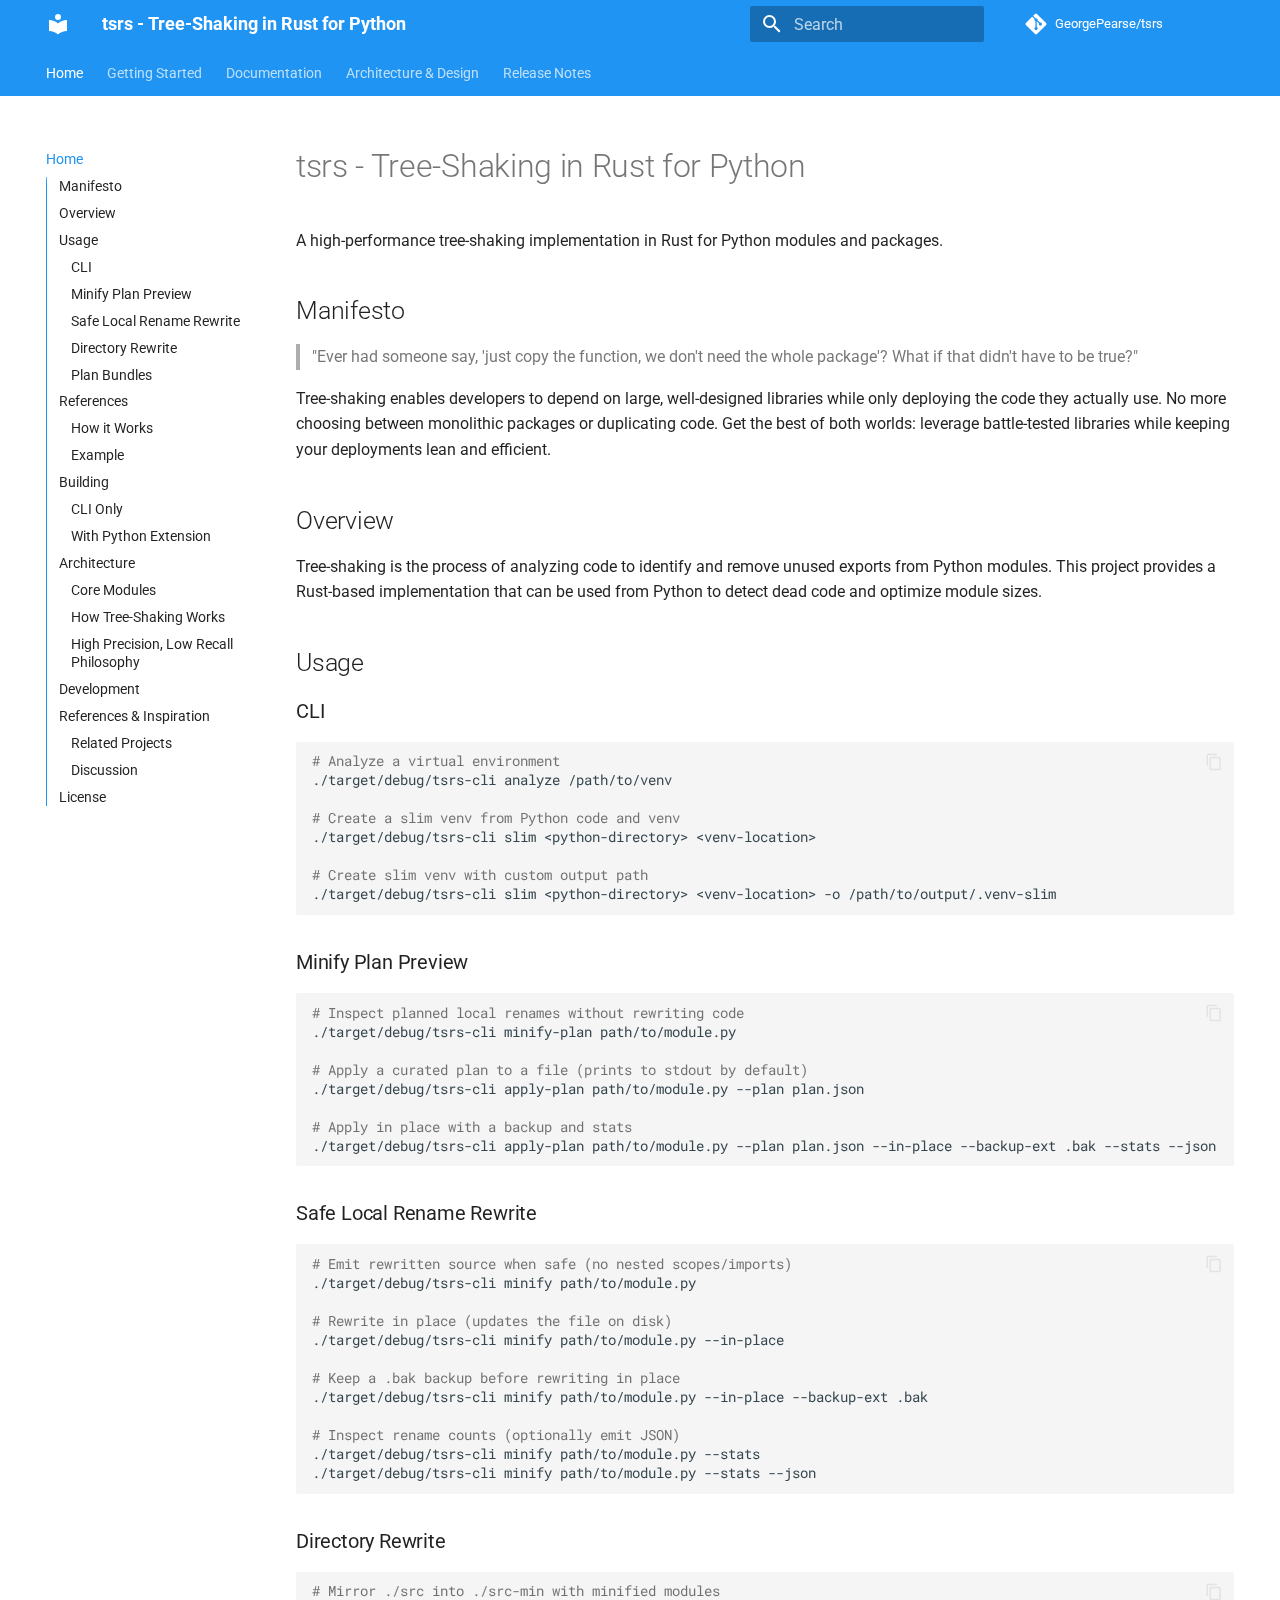
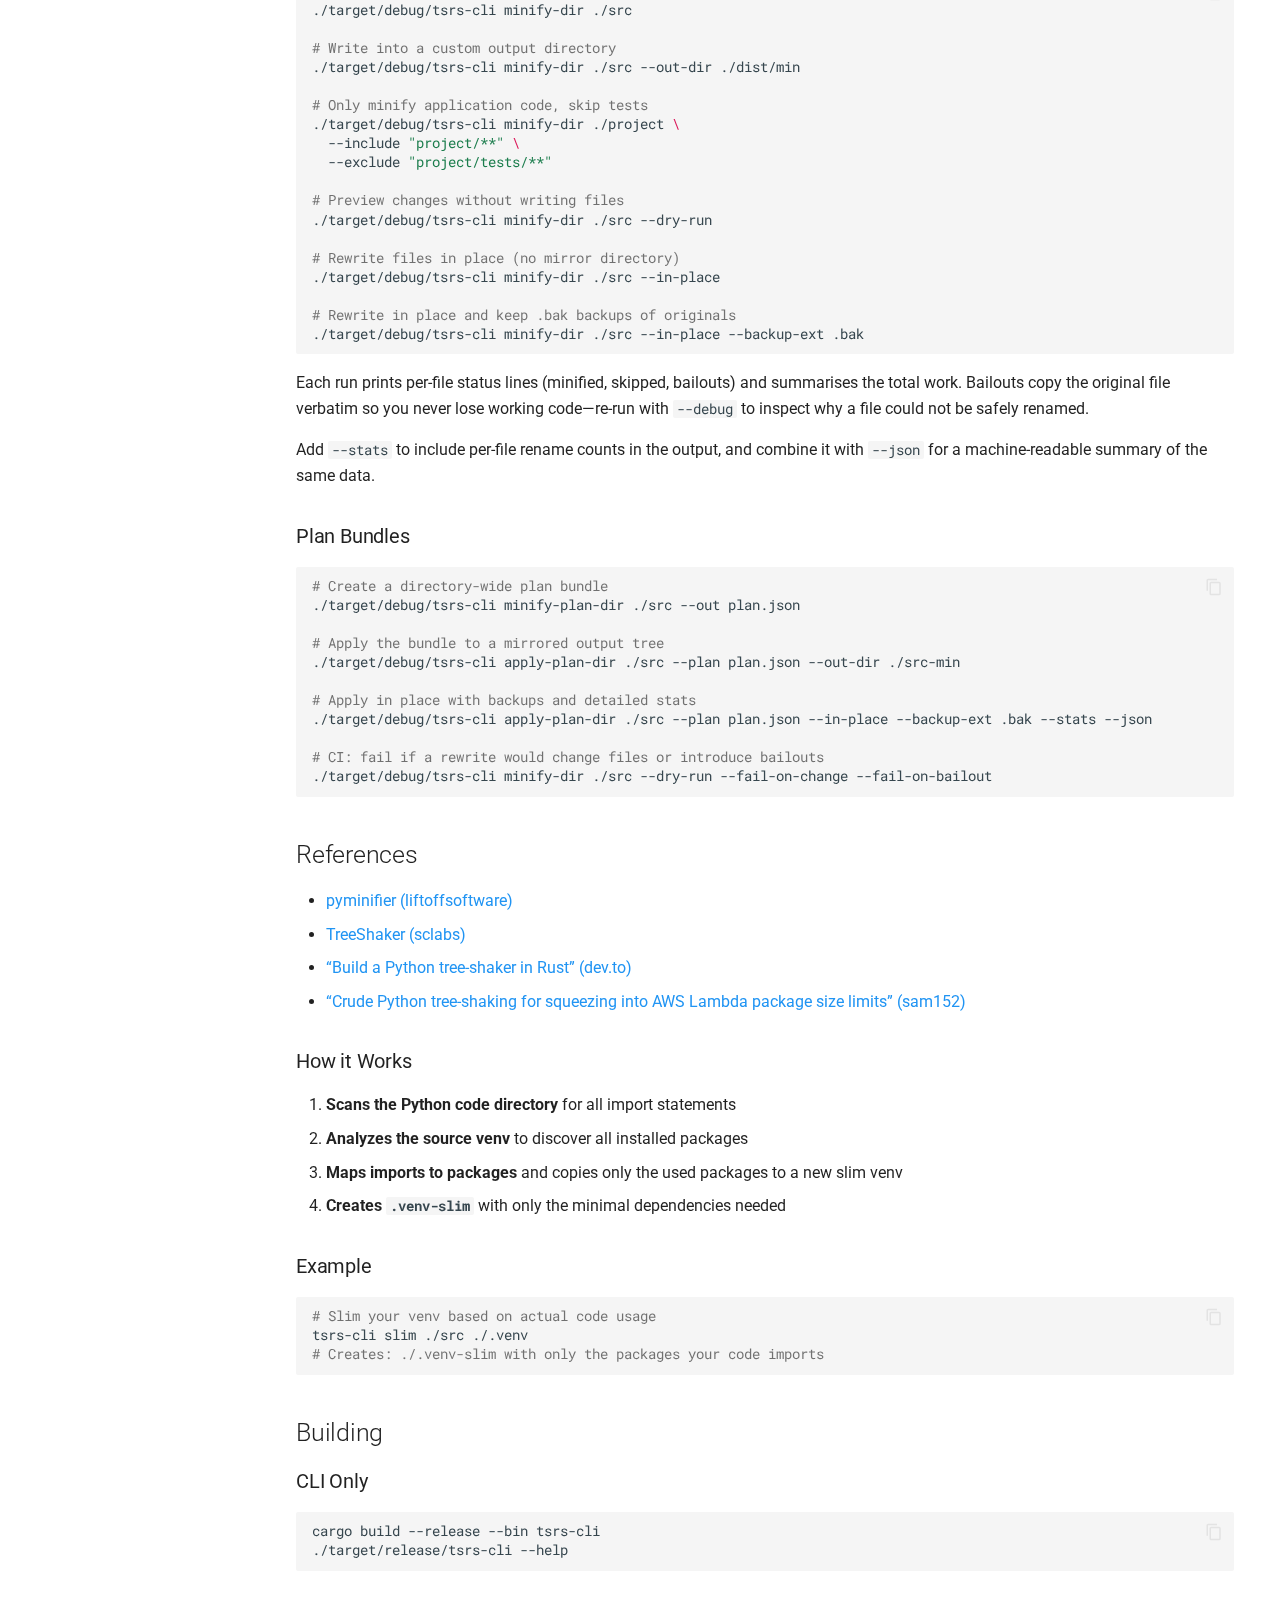
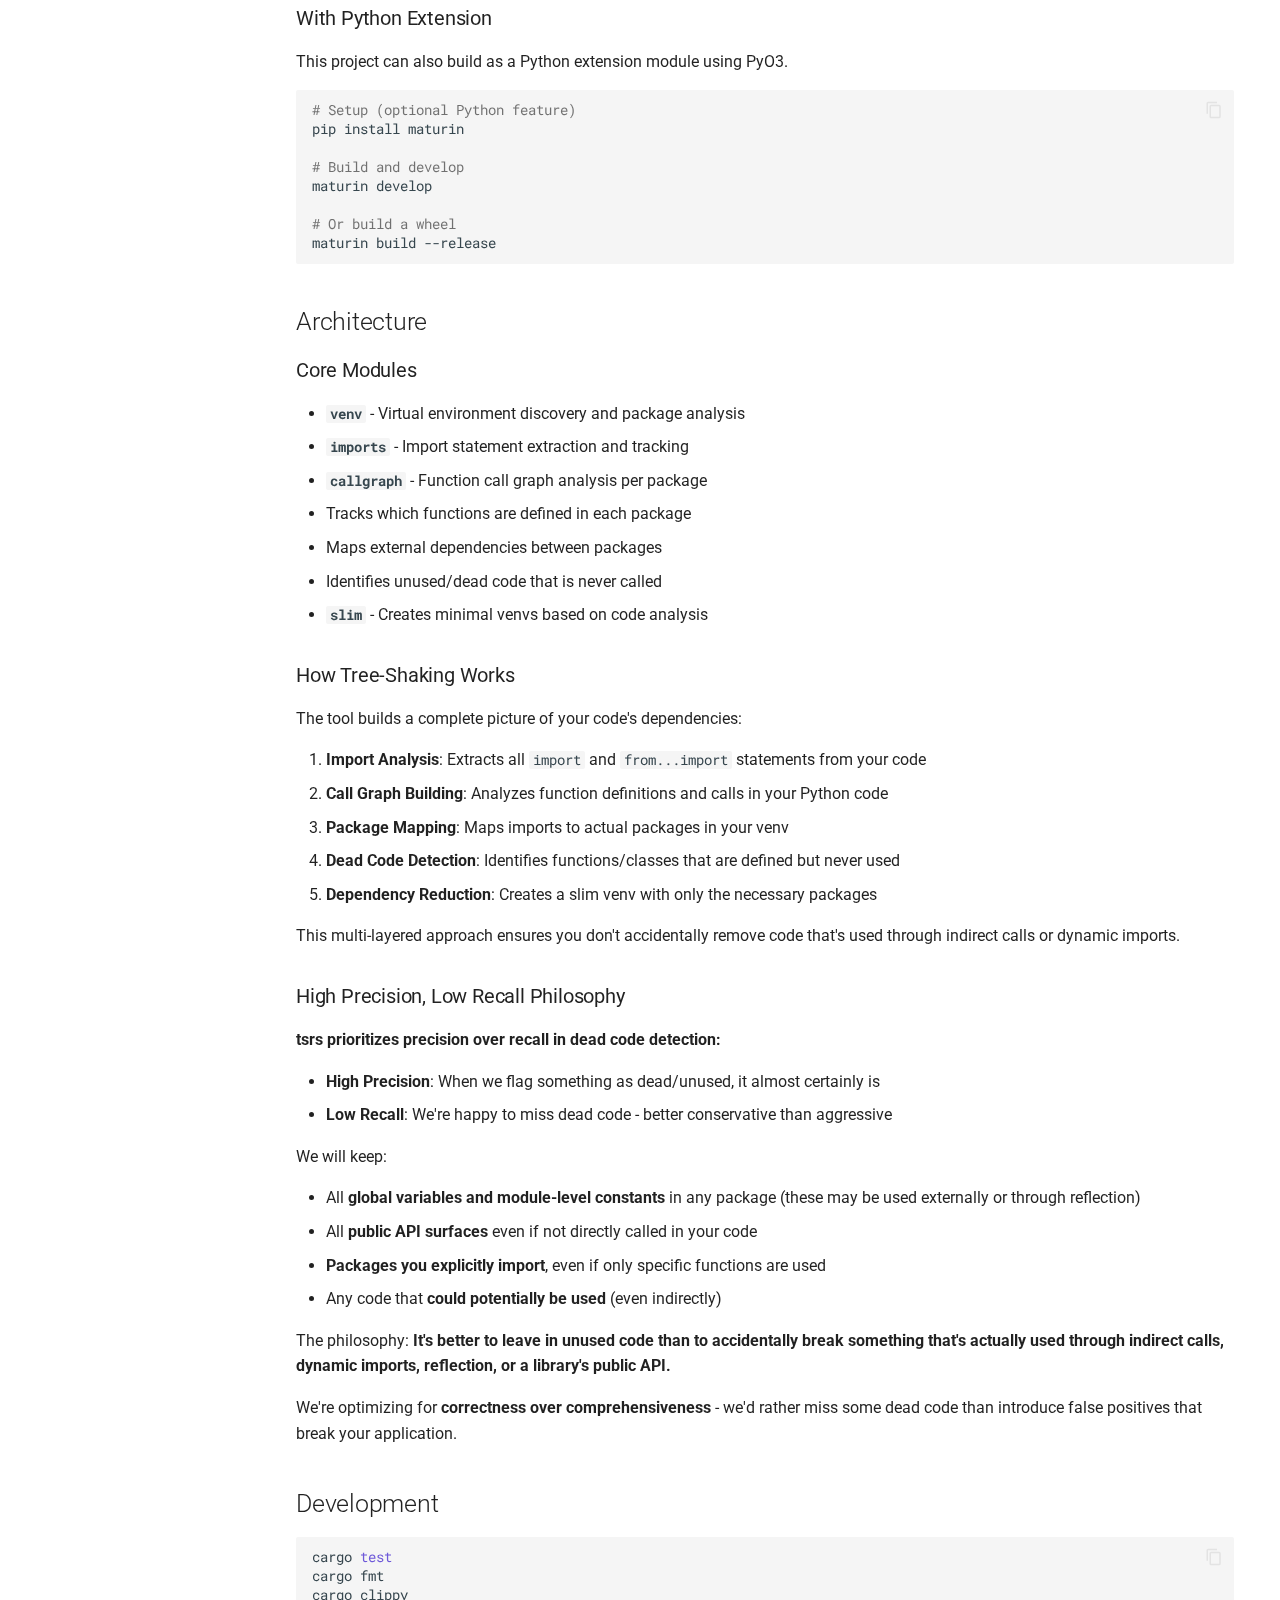
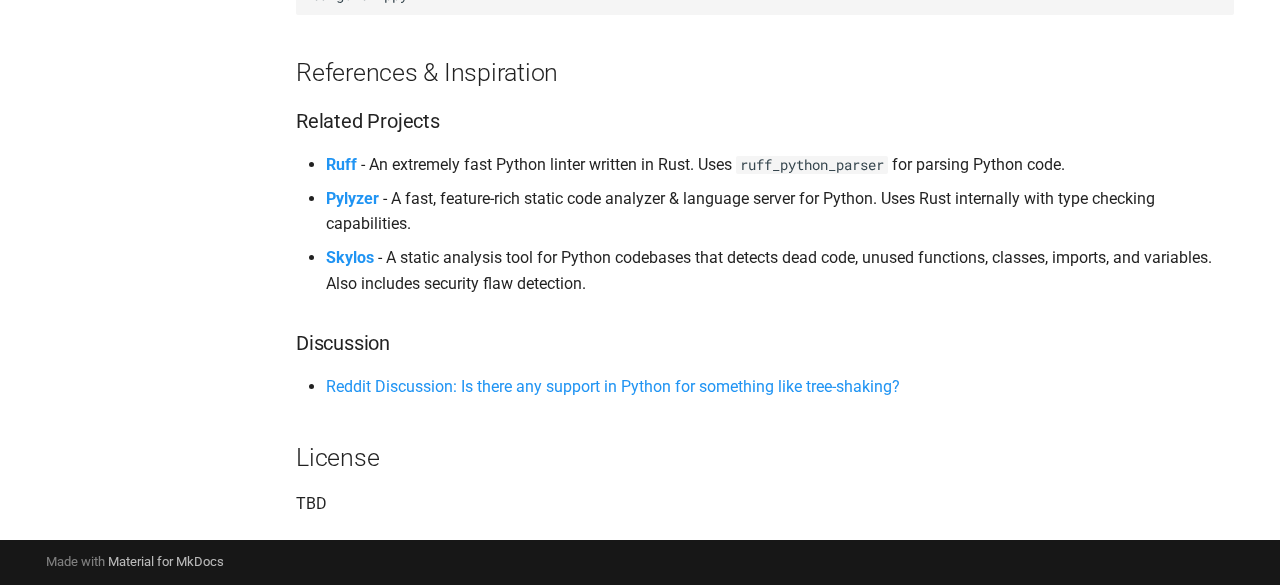
<file: site/index.html>
<!doctype html>
<html lang="en" class="no-js">
  <head>
    
      <meta charset="utf-8">
      <meta name="viewport" content="width=device-width,initial-scale=1">
      
        <meta name="description" content="Remove unused dependencies and code from Python virtual environments">
      
      
      
        <link rel="canonical" href="https://georgepearse.github.io/tsrs/">
      
      
      
        <link rel="next" href="CONTRIBUTING/">
      
      
      <link rel="icon" href="assets/images/favicon.png">
      <meta name="generator" content="mkdocs-1.6.1, mkdocs-material-9.5.46">
    
    
      
        <title>tsrs - Tree-Shaking in Rust for Python</title>
      
    
    
      <link rel="stylesheet" href="assets/stylesheets/main.6f8fc17f.min.css">
      
        
        <link rel="stylesheet" href="assets/stylesheets/palette.06af60db.min.css">
      
      


    
    
      
    
    
      
        
        
        <link rel="preconnect" href="https://fonts.gstatic.com" crossorigin>
        <link rel="stylesheet" href="https://fonts.googleapis.com/css?family=Roboto:300,300i,400,400i,700,700i%7CRoboto+Mono:400,400i,700,700i&display=fallback">
        <style>:root{--md-text-font:"Roboto";--md-code-font:"Roboto Mono"}</style>
      
    
    
    <script>__md_scope=new URL(".",location),__md_hash=e=>[...e].reduce(((e,_)=>(e<<5)-e+_.charCodeAt(0)),0),__md_get=(e,_=localStorage,t=__md_scope)=>JSON.parse(_.getItem(t.pathname+"."+e)),__md_set=(e,_,t=localStorage,a=__md_scope)=>{try{t.setItem(a.pathname+"."+e,JSON.stringify(_))}catch(e){}}</script>
    
      

    
    
    
  </head>
  
  
    
    
      
    
    
    
    
    <body dir="ltr" data-md-color-scheme="default" data-md-color-primary="blue" data-md-color-accent="light-blue">
  
    
    <input class="md-toggle" data-md-toggle="drawer" type="checkbox" id="__drawer" autocomplete="off">
    <input class="md-toggle" data-md-toggle="search" type="checkbox" id="__search" autocomplete="off">
    <label class="md-overlay" for="__drawer"></label>
    <div data-md-component="skip">
      
        
        <a href="#tsrs-tree-shaking-in-rust-for-python" class="md-skip">
          Skip to content
        </a>
      
    </div>
    <div data-md-component="announce">
      
    </div>
    
    
      

<header class="md-header" data-md-component="header">
  <nav class="md-header__inner md-grid" aria-label="Header">
    <a href="." title="tsrs - Tree-Shaking in Rust for Python" class="md-header__button md-logo" aria-label="tsrs - Tree-Shaking in Rust for Python" data-md-component="logo">
      
  
  <svg xmlns="http://www.w3.org/2000/svg" viewBox="0 0 24 24"><path d="M12 8a3 3 0 0 0 3-3 3 3 0 0 0-3-3 3 3 0 0 0-3 3 3 3 0 0 0 3 3m0 3.54C9.64 9.35 6.5 8 3 8v11c3.5 0 6.64 1.35 9 3.54 2.36-2.19 5.5-3.54 9-3.54V8c-3.5 0-6.64 1.35-9 3.54"/></svg>

    </a>
    <label class="md-header__button md-icon" for="__drawer">
      
      <svg xmlns="http://www.w3.org/2000/svg" viewBox="0 0 24 24"><path d="M3 6h18v2H3zm0 5h18v2H3zm0 5h18v2H3z"/></svg>
    </label>
    <div class="md-header__title" data-md-component="header-title">
      <div class="md-header__ellipsis">
        <div class="md-header__topic">
          <span class="md-ellipsis">
            tsrs - Tree-Shaking in Rust for Python
          </span>
        </div>
        <div class="md-header__topic" data-md-component="header-topic">
          <span class="md-ellipsis">
            
              Home
            
          </span>
        </div>
      </div>
    </div>
    
      
        <form class="md-header__option" data-md-component="palette">
  
    
    
    
    <input class="md-option" data-md-color-media="" data-md-color-scheme="default" data-md-color-primary="blue" data-md-color-accent="light-blue"  aria-hidden="true"  type="radio" name="__palette" id="__palette_0">
    
  
</form>
      
    
    
      <script>var palette=__md_get("__palette");if(palette&&palette.color){if("(prefers-color-scheme)"===palette.color.media){var media=matchMedia("(prefers-color-scheme: light)"),input=document.querySelector(media.matches?"[data-md-color-media='(prefers-color-scheme: light)']":"[data-md-color-media='(prefers-color-scheme: dark)']");palette.color.media=input.getAttribute("data-md-color-media"),palette.color.scheme=input.getAttribute("data-md-color-scheme"),palette.color.primary=input.getAttribute("data-md-color-primary"),palette.color.accent=input.getAttribute("data-md-color-accent")}for(var[key,value]of Object.entries(palette.color))document.body.setAttribute("data-md-color-"+key,value)}</script>
    
    
    
      <label class="md-header__button md-icon" for="__search">
        
        <svg xmlns="http://www.w3.org/2000/svg" viewBox="0 0 24 24"><path d="M9.5 3A6.5 6.5 0 0 1 16 9.5c0 1.61-.59 3.09-1.56 4.23l.27.27h.79l5 5-1.5 1.5-5-5v-.79l-.27-.27A6.52 6.52 0 0 1 9.5 16 6.5 6.5 0 0 1 3 9.5 6.5 6.5 0 0 1 9.5 3m0 2C7 5 5 7 5 9.5S7 14 9.5 14 14 12 14 9.5 12 5 9.5 5"/></svg>
      </label>
      <div class="md-search" data-md-component="search" role="dialog">
  <label class="md-search__overlay" for="__search"></label>
  <div class="md-search__inner" role="search">
    <form class="md-search__form" name="search">
      <input type="text" class="md-search__input" name="query" aria-label="Search" placeholder="Search" autocapitalize="off" autocorrect="off" autocomplete="off" spellcheck="false" data-md-component="search-query" required>
      <label class="md-search__icon md-icon" for="__search">
        
        <svg xmlns="http://www.w3.org/2000/svg" viewBox="0 0 24 24"><path d="M9.5 3A6.5 6.5 0 0 1 16 9.5c0 1.61-.59 3.09-1.56 4.23l.27.27h.79l5 5-1.5 1.5-5-5v-.79l-.27-.27A6.52 6.52 0 0 1 9.5 16 6.5 6.5 0 0 1 3 9.5 6.5 6.5 0 0 1 9.5 3m0 2C7 5 5 7 5 9.5S7 14 9.5 14 14 12 14 9.5 12 5 9.5 5"/></svg>
        
        <svg xmlns="http://www.w3.org/2000/svg" viewBox="0 0 24 24"><path d="M20 11v2H8l5.5 5.5-1.42 1.42L4.16 12l7.92-7.92L13.5 5.5 8 11z"/></svg>
      </label>
      <nav class="md-search__options" aria-label="Search">
        
        <button type="reset" class="md-search__icon md-icon" title="Clear" aria-label="Clear" tabindex="-1">
          
          <svg xmlns="http://www.w3.org/2000/svg" viewBox="0 0 24 24"><path d="M19 6.41 17.59 5 12 10.59 6.41 5 5 6.41 10.59 12 5 17.59 6.41 19 12 13.41 17.59 19 19 17.59 13.41 12z"/></svg>
        </button>
      </nav>
      
    </form>
    <div class="md-search__output">
      <div class="md-search__scrollwrap" tabindex="0" data-md-scrollfix>
        <div class="md-search-result" data-md-component="search-result">
          <div class="md-search-result__meta">
            Initializing search
          </div>
          <ol class="md-search-result__list" role="presentation"></ol>
        </div>
      </div>
    </div>
  </div>
</div>
    
    
      <div class="md-header__source">
        <a href="https://github.com/GeorgePearse/tsrs" title="Go to repository" class="md-source" data-md-component="source">
  <div class="md-source__icon md-icon">
    
    <svg xmlns="http://www.w3.org/2000/svg" viewBox="0 0 448 512"><!--! Font Awesome Free 6.7.1 by @fontawesome - https://fontawesome.com License - https://fontawesome.com/license/free (Icons: CC BY 4.0, Fonts: SIL OFL 1.1, Code: MIT License) Copyright 2024 Fonticons, Inc.--><path d="M439.55 236.05 244 40.45a28.87 28.87 0 0 0-40.81 0l-40.66 40.63 51.52 51.52c27.06-9.14 52.68 16.77 43.39 43.68l49.66 49.66c34.23-11.8 61.18 31 35.47 56.69-26.49 26.49-70.21-2.87-56-37.34L240.22 199v121.85c25.3 12.54 22.26 41.85 9.08 55a34.34 34.34 0 0 1-48.55 0c-17.57-17.6-11.07-46.91 11.25-56v-123c-20.8-8.51-24.6-30.74-18.64-45L142.57 101 8.45 235.14a28.86 28.86 0 0 0 0 40.81l195.61 195.6a28.86 28.86 0 0 0 40.8 0l194.69-194.69a28.86 28.86 0 0 0 0-40.81"/></svg>
  </div>
  <div class="md-source__repository">
    GeorgePearse/tsrs
  </div>
</a>
      </div>
    
  </nav>
  
</header>
    
    <div class="md-container" data-md-component="container">
      
      
        
          
            
<nav class="md-tabs" aria-label="Tabs" data-md-component="tabs">
  <div class="md-grid">
    <ul class="md-tabs__list">
      
        
  
  
    
  
  
    <li class="md-tabs__item md-tabs__item--active">
      <a href="." class="md-tabs__link">
        
  
    
  
  Home

      </a>
    </li>
  

      
        
  
  
  
    
    
      <li class="md-tabs__item">
        <a href="CONTRIBUTING/" class="md-tabs__link">
          
  
  Getting Started

        </a>
      </li>
    
  

      
        
  
  
  
    
    
      <li class="md-tabs__item">
        <a href="API/" class="md-tabs__link">
          
  
  Documentation

        </a>
      </li>
    
  

      
        
  
  
  
    
    
      <li class="md-tabs__item">
        <a href="AGENTS/" class="md-tabs__link">
          
  
  Architecture & Design

        </a>
      </li>
    
  

      
        
  
  
  
    
    
      <li class="md-tabs__item">
        <a href="CHANGELOG/" class="md-tabs__link">
          
  
  Release Notes

        </a>
      </li>
    
  

      
    </ul>
  </div>
</nav>
          
        
      
      <main class="md-main" data-md-component="main">
        <div class="md-main__inner md-grid">
          
            
              
              <div class="md-sidebar md-sidebar--primary" data-md-component="sidebar" data-md-type="navigation" >
                <div class="md-sidebar__scrollwrap">
                  <div class="md-sidebar__inner">
                    


  


  

<nav class="md-nav md-nav--primary md-nav--lifted md-nav--integrated" aria-label="Navigation" data-md-level="0">
  <label class="md-nav__title" for="__drawer">
    <a href="." title="tsrs - Tree-Shaking in Rust for Python" class="md-nav__button md-logo" aria-label="tsrs - Tree-Shaking in Rust for Python" data-md-component="logo">
      
  
  <svg xmlns="http://www.w3.org/2000/svg" viewBox="0 0 24 24"><path d="M12 8a3 3 0 0 0 3-3 3 3 0 0 0-3-3 3 3 0 0 0-3 3 3 3 0 0 0 3 3m0 3.54C9.64 9.35 6.5 8 3 8v11c3.5 0 6.64 1.35 9 3.54 2.36-2.19 5.5-3.54 9-3.54V8c-3.5 0-6.64 1.35-9 3.54"/></svg>

    </a>
    tsrs - Tree-Shaking in Rust for Python
  </label>
  
    <div class="md-nav__source">
      <a href="https://github.com/GeorgePearse/tsrs" title="Go to repository" class="md-source" data-md-component="source">
  <div class="md-source__icon md-icon">
    
    <svg xmlns="http://www.w3.org/2000/svg" viewBox="0 0 448 512"><!--! Font Awesome Free 6.7.1 by @fontawesome - https://fontawesome.com License - https://fontawesome.com/license/free (Icons: CC BY 4.0, Fonts: SIL OFL 1.1, Code: MIT License) Copyright 2024 Fonticons, Inc.--><path d="M439.55 236.05 244 40.45a28.87 28.87 0 0 0-40.81 0l-40.66 40.63 51.52 51.52c27.06-9.14 52.68 16.77 43.39 43.68l49.66 49.66c34.23-11.8 61.18 31 35.47 56.69-26.49 26.49-70.21-2.87-56-37.34L240.22 199v121.85c25.3 12.54 22.26 41.85 9.08 55a34.34 34.34 0 0 1-48.55 0c-17.57-17.6-11.07-46.91 11.25-56v-123c-20.8-8.51-24.6-30.74-18.64-45L142.57 101 8.45 235.14a28.86 28.86 0 0 0 0 40.81l195.61 195.6a28.86 28.86 0 0 0 40.8 0l194.69-194.69a28.86 28.86 0 0 0 0-40.81"/></svg>
  </div>
  <div class="md-source__repository">
    GeorgePearse/tsrs
  </div>
</a>
    </div>
  
  <ul class="md-nav__list" data-md-scrollfix>
    
      
      
  
  
    
  
  
  
    <li class="md-nav__item md-nav__item--active">
      
      <input class="md-nav__toggle md-toggle" type="checkbox" id="__toc">
      
      
        
      
      
        <label class="md-nav__link md-nav__link--active" for="__toc">
          
  
  <span class="md-ellipsis">
    Home
  </span>
  

          <span class="md-nav__icon md-icon"></span>
        </label>
      
      <a href="." class="md-nav__link md-nav__link--active">
        
  
  <span class="md-ellipsis">
    Home
  </span>
  

      </a>
      
        

<nav class="md-nav md-nav--secondary" aria-label="Table of contents">
  
  
  
    
  
  
    <label class="md-nav__title" for="__toc">
      <span class="md-nav__icon md-icon"></span>
      Table of contents
    </label>
    <ul class="md-nav__list" data-md-component="toc" data-md-scrollfix>
      
        <li class="md-nav__item">
  <a href="#manifesto" class="md-nav__link">
    <span class="md-ellipsis">
      Manifesto
    </span>
  </a>
  
</li>
      
        <li class="md-nav__item">
  <a href="#overview" class="md-nav__link">
    <span class="md-ellipsis">
      Overview
    </span>
  </a>
  
</li>
      
        <li class="md-nav__item">
  <a href="#usage" class="md-nav__link">
    <span class="md-ellipsis">
      Usage
    </span>
  </a>
  
    <nav class="md-nav" aria-label="Usage">
      <ul class="md-nav__list">
        
          <li class="md-nav__item">
  <a href="#cli" class="md-nav__link">
    <span class="md-ellipsis">
      CLI
    </span>
  </a>
  
</li>
        
          <li class="md-nav__item">
  <a href="#minify-plan-preview" class="md-nav__link">
    <span class="md-ellipsis">
      Minify Plan Preview
    </span>
  </a>
  
</li>
        
          <li class="md-nav__item">
  <a href="#safe-local-rename-rewrite" class="md-nav__link">
    <span class="md-ellipsis">
      Safe Local Rename Rewrite
    </span>
  </a>
  
</li>
        
          <li class="md-nav__item">
  <a href="#directory-rewrite" class="md-nav__link">
    <span class="md-ellipsis">
      Directory Rewrite
    </span>
  </a>
  
</li>
        
          <li class="md-nav__item">
  <a href="#plan-bundles" class="md-nav__link">
    <span class="md-ellipsis">
      Plan Bundles
    </span>
  </a>
  
</li>
        
      </ul>
    </nav>
  
</li>
      
        <li class="md-nav__item">
  <a href="#references" class="md-nav__link">
    <span class="md-ellipsis">
      References
    </span>
  </a>
  
    <nav class="md-nav" aria-label="References">
      <ul class="md-nav__list">
        
          <li class="md-nav__item">
  <a href="#how-it-works" class="md-nav__link">
    <span class="md-ellipsis">
      How it Works
    </span>
  </a>
  
</li>
        
          <li class="md-nav__item">
  <a href="#example" class="md-nav__link">
    <span class="md-ellipsis">
      Example
    </span>
  </a>
  
</li>
        
      </ul>
    </nav>
  
</li>
      
        <li class="md-nav__item">
  <a href="#building" class="md-nav__link">
    <span class="md-ellipsis">
      Building
    </span>
  </a>
  
    <nav class="md-nav" aria-label="Building">
      <ul class="md-nav__list">
        
          <li class="md-nav__item">
  <a href="#cli-only" class="md-nav__link">
    <span class="md-ellipsis">
      CLI Only
    </span>
  </a>
  
</li>
        
          <li class="md-nav__item">
  <a href="#with-python-extension" class="md-nav__link">
    <span class="md-ellipsis">
      With Python Extension
    </span>
  </a>
  
</li>
        
      </ul>
    </nav>
  
</li>
      
        <li class="md-nav__item">
  <a href="#architecture" class="md-nav__link">
    <span class="md-ellipsis">
      Architecture
    </span>
  </a>
  
    <nav class="md-nav" aria-label="Architecture">
      <ul class="md-nav__list">
        
          <li class="md-nav__item">
  <a href="#core-modules" class="md-nav__link">
    <span class="md-ellipsis">
      Core Modules
    </span>
  </a>
  
</li>
        
          <li class="md-nav__item">
  <a href="#how-tree-shaking-works" class="md-nav__link">
    <span class="md-ellipsis">
      How Tree-Shaking Works
    </span>
  </a>
  
</li>
        
          <li class="md-nav__item">
  <a href="#high-precision-low-recall-philosophy" class="md-nav__link">
    <span class="md-ellipsis">
      High Precision, Low Recall Philosophy
    </span>
  </a>
  
</li>
        
      </ul>
    </nav>
  
</li>
      
        <li class="md-nav__item">
  <a href="#development" class="md-nav__link">
    <span class="md-ellipsis">
      Development
    </span>
  </a>
  
</li>
      
        <li class="md-nav__item">
  <a href="#references-inspiration" class="md-nav__link">
    <span class="md-ellipsis">
      References &amp; Inspiration
    </span>
  </a>
  
    <nav class="md-nav" aria-label="References & Inspiration">
      <ul class="md-nav__list">
        
          <li class="md-nav__item">
  <a href="#related-projects" class="md-nav__link">
    <span class="md-ellipsis">
      Related Projects
    </span>
  </a>
  
</li>
        
          <li class="md-nav__item">
  <a href="#discussion" class="md-nav__link">
    <span class="md-ellipsis">
      Discussion
    </span>
  </a>
  
</li>
        
      </ul>
    </nav>
  
</li>
      
        <li class="md-nav__item">
  <a href="#license" class="md-nav__link">
    <span class="md-ellipsis">
      License
    </span>
  </a>
  
</li>
      
    </ul>
  
</nav>
      
    </li>
  

    
      
      
  
  
  
  
    
    
    
      
      
    
    
    <li class="md-nav__item md-nav__item--nested">
      
        
        
        <input class="md-nav__toggle md-toggle " type="checkbox" id="__nav_2" >
        
          
          <label class="md-nav__link" for="__nav_2" id="__nav_2_label" tabindex="0">
            
  
  <span class="md-ellipsis">
    Getting Started
  </span>
  

            <span class="md-nav__icon md-icon"></span>
          </label>
        
        <nav class="md-nav" data-md-level="1" aria-labelledby="__nav_2_label" aria-expanded="false">
          <label class="md-nav__title" for="__nav_2">
            <span class="md-nav__icon md-icon"></span>
            Getting Started
          </label>
          <ul class="md-nav__list" data-md-scrollfix>
            
              
                
  
  
  
  
    <li class="md-nav__item">
      <a href="CONTRIBUTING/" class="md-nav__link">
        
  
  <span class="md-ellipsis">
    Contributing
  </span>
  

      </a>
    </li>
  

              
            
              
                
  
  
  
  
    <li class="md-nav__item">
      <a href="TESTING/" class="md-nav__link">
        
  
  <span class="md-ellipsis">
    Testing
  </span>
  

      </a>
    </li>
  

              
            
          </ul>
        </nav>
      
    </li>
  

    
      
      
  
  
  
  
    
    
    
      
      
    
    
    <li class="md-nav__item md-nav__item--nested">
      
        
        
        <input class="md-nav__toggle md-toggle " type="checkbox" id="__nav_3" >
        
          
          <label class="md-nav__link" for="__nav_3" id="__nav_3_label" tabindex="0">
            
  
  <span class="md-ellipsis">
    Documentation
  </span>
  

            <span class="md-nav__icon md-icon"></span>
          </label>
        
        <nav class="md-nav" data-md-level="1" aria-labelledby="__nav_3_label" aria-expanded="false">
          <label class="md-nav__title" for="__nav_3">
            <span class="md-nav__icon md-icon"></span>
            Documentation
          </label>
          <ul class="md-nav__list" data-md-scrollfix>
            
              
                
  
  
  
  
    <li class="md-nav__item">
      <a href="API/" class="md-nav__link">
        
  
  <span class="md-ellipsis">
    API Reference
  </span>
  

      </a>
    </li>
  

              
            
              
                
  
  
  
  
    <li class="md-nav__item">
      <a href="MINIFY_DESIGN/" class="md-nav__link">
        
  
  <span class="md-ellipsis">
    Minification Design
  </span>
  

      </a>
    </li>
  

              
            
              
                
  
  
  
  
    <li class="md-nav__item">
      <a href="TEST_REPOS_SUMMARY/" class="md-nav__link">
        
  
  <span class="md-ellipsis">
    Test Repositories
  </span>
  

      </a>
    </li>
  

              
            
          </ul>
        </nav>
      
    </li>
  

    
      
      
  
  
  
  
    
    
    
      
      
    
    
    <li class="md-nav__item md-nav__item--nested">
      
        
        
        <input class="md-nav__toggle md-toggle " type="checkbox" id="__nav_4" >
        
          
          <label class="md-nav__link" for="__nav_4" id="__nav_4_label" tabindex="0">
            
  
  <span class="md-ellipsis">
    Architecture & Design
  </span>
  

            <span class="md-nav__icon md-icon"></span>
          </label>
        
        <nav class="md-nav" data-md-level="1" aria-labelledby="__nav_4_label" aria-expanded="false">
          <label class="md-nav__title" for="__nav_4">
            <span class="md-nav__icon md-icon"></span>
            Architecture & Design
          </label>
          <ul class="md-nav__list" data-md-scrollfix>
            
              
                
  
  
  
  
    <li class="md-nav__item">
      <a href="AGENTS/" class="md-nav__link">
        
  
  <span class="md-ellipsis">
    Architecture Guide
  </span>
  

      </a>
    </li>
  

              
            
              
                
  
  
  
  
    <li class="md-nav__item">
      <a href="ALTERNATIVE_APPROACHES/" class="md-nav__link">
        
  
  <span class="md-ellipsis">
    Alternative Approaches
  </span>
  

      </a>
    </li>
  

              
            
          </ul>
        </nav>
      
    </li>
  

    
      
      
  
  
  
  
    
    
    
      
      
    
    
    <li class="md-nav__item md-nav__item--nested">
      
        
        
        <input class="md-nav__toggle md-toggle " type="checkbox" id="__nav_5" >
        
          
          <label class="md-nav__link" for="__nav_5" id="__nav_5_label" tabindex="0">
            
  
  <span class="md-ellipsis">
    Release Notes
  </span>
  

            <span class="md-nav__icon md-icon"></span>
          </label>
        
        <nav class="md-nav" data-md-level="1" aria-labelledby="__nav_5_label" aria-expanded="false">
          <label class="md-nav__title" for="__nav_5">
            <span class="md-nav__icon md-icon"></span>
            Release Notes
          </label>
          <ul class="md-nav__list" data-md-scrollfix>
            
              
                
  
  
  
  
    <li class="md-nav__item">
      <a href="CHANGELOG/" class="md-nav__link">
        
  
  <span class="md-ellipsis">
    Changelog
  </span>
  

      </a>
    </li>
  

              
            
          </ul>
        </nav>
      
    </li>
  

    
  </ul>
</nav>
                  </div>
                </div>
              </div>
            
            
          
          
            <div class="md-content" data-md-component="content">
              <article class="md-content__inner md-typeset">
                
                  

  
  


<h1 id="tsrs-tree-shaking-in-rust-for-python">tsrs - Tree-Shaking in Rust for Python<a class="headerlink" href="#tsrs-tree-shaking-in-rust-for-python" title="Permanent link">&para;</a></h1>
<p>A high-performance tree-shaking implementation in Rust for Python modules and packages.</p>
<h2 id="manifesto">Manifesto<a class="headerlink" href="#manifesto" title="Permanent link">&para;</a></h2>
<blockquote>
<p>"Ever had someone say, 'just copy the function, we don't need the whole package'? What if that didn't have to be true?"</p>
</blockquote>
<p>Tree-shaking enables developers to depend on large, well-designed libraries while only deploying the code they actually use. No more choosing between monolithic packages or duplicating code. Get the best of both worlds: leverage battle-tested libraries while keeping your deployments lean and efficient.</p>
<h2 id="overview">Overview<a class="headerlink" href="#overview" title="Permanent link">&para;</a></h2>
<p>Tree-shaking is the process of analyzing code to identify and remove unused exports from Python modules. This project provides a Rust-based implementation that can be used from Python to detect dead code and optimize module sizes.</p>
<h2 id="usage">Usage<a class="headerlink" href="#usage" title="Permanent link">&para;</a></h2>
<h3 id="cli">CLI<a class="headerlink" href="#cli" title="Permanent link">&para;</a></h3>
<div class="highlight"><pre><span></span><code><span class="c1"># Analyze a virtual environment</span>
./target/debug/tsrs-cli<span class="w"> </span>analyze<span class="w"> </span>/path/to/venv

<span class="c1"># Create a slim venv from Python code and venv</span>
./target/debug/tsrs-cli<span class="w"> </span>slim<span class="w"> </span>&lt;python-directory&gt;<span class="w"> </span>&lt;venv-location&gt;

<span class="c1"># Create slim venv with custom output path</span>
./target/debug/tsrs-cli<span class="w"> </span>slim<span class="w"> </span>&lt;python-directory&gt;<span class="w"> </span>&lt;venv-location&gt;<span class="w"> </span>-o<span class="w"> </span>/path/to/output/.venv-slim
</code></pre></div>
<h3 id="minify-plan-preview">Minify Plan Preview<a class="headerlink" href="#minify-plan-preview" title="Permanent link">&para;</a></h3>
<div class="highlight"><pre><span></span><code><span class="c1"># Inspect planned local renames without rewriting code</span>
./target/debug/tsrs-cli<span class="w"> </span>minify-plan<span class="w"> </span>path/to/module.py

<span class="c1"># Apply a curated plan to a file (prints to stdout by default)</span>
./target/debug/tsrs-cli<span class="w"> </span>apply-plan<span class="w"> </span>path/to/module.py<span class="w"> </span>--plan<span class="w"> </span>plan.json

<span class="c1"># Apply in place with a backup and stats</span>
./target/debug/tsrs-cli<span class="w"> </span>apply-plan<span class="w"> </span>path/to/module.py<span class="w"> </span>--plan<span class="w"> </span>plan.json<span class="w"> </span>--in-place<span class="w"> </span>--backup-ext<span class="w"> </span>.bak<span class="w"> </span>--stats<span class="w"> </span>--json
</code></pre></div>
<h3 id="safe-local-rename-rewrite">Safe Local Rename Rewrite<a class="headerlink" href="#safe-local-rename-rewrite" title="Permanent link">&para;</a></h3>
<div class="highlight"><pre><span></span><code><span class="c1"># Emit rewritten source when safe (no nested scopes/imports)</span>
./target/debug/tsrs-cli<span class="w"> </span>minify<span class="w"> </span>path/to/module.py

<span class="c1"># Rewrite in place (updates the file on disk)</span>
./target/debug/tsrs-cli<span class="w"> </span>minify<span class="w"> </span>path/to/module.py<span class="w"> </span>--in-place

<span class="c1"># Keep a .bak backup before rewriting in place</span>
./target/debug/tsrs-cli<span class="w"> </span>minify<span class="w"> </span>path/to/module.py<span class="w"> </span>--in-place<span class="w"> </span>--backup-ext<span class="w"> </span>.bak

<span class="c1"># Inspect rename counts (optionally emit JSON)</span>
./target/debug/tsrs-cli<span class="w"> </span>minify<span class="w"> </span>path/to/module.py<span class="w"> </span>--stats
./target/debug/tsrs-cli<span class="w"> </span>minify<span class="w"> </span>path/to/module.py<span class="w"> </span>--stats<span class="w"> </span>--json
</code></pre></div>
<h3 id="directory-rewrite">Directory Rewrite<a class="headerlink" href="#directory-rewrite" title="Permanent link">&para;</a></h3>
<div class="highlight"><pre><span></span><code><span class="c1"># Mirror ./src into ./src-min with minified modules</span>
./target/debug/tsrs-cli<span class="w"> </span>minify-dir<span class="w"> </span>./src

<span class="c1"># Write into a custom output directory</span>
./target/debug/tsrs-cli<span class="w"> </span>minify-dir<span class="w"> </span>./src<span class="w"> </span>--out-dir<span class="w"> </span>./dist/min

<span class="c1"># Only minify application code, skip tests</span>
./target/debug/tsrs-cli<span class="w"> </span>minify-dir<span class="w"> </span>./project<span class="w"> </span><span class="se">\</span>
<span class="w">  </span>--include<span class="w"> </span><span class="s2">&quot;project/**&quot;</span><span class="w"> </span><span class="se">\</span>
<span class="w">  </span>--exclude<span class="w"> </span><span class="s2">&quot;project/tests/**&quot;</span>

<span class="c1"># Preview changes without writing files</span>
./target/debug/tsrs-cli<span class="w"> </span>minify-dir<span class="w"> </span>./src<span class="w"> </span>--dry-run

<span class="c1"># Rewrite files in place (no mirror directory)</span>
./target/debug/tsrs-cli<span class="w"> </span>minify-dir<span class="w"> </span>./src<span class="w"> </span>--in-place

<span class="c1"># Rewrite in place and keep .bak backups of originals</span>
./target/debug/tsrs-cli<span class="w"> </span>minify-dir<span class="w"> </span>./src<span class="w"> </span>--in-place<span class="w"> </span>--backup-ext<span class="w"> </span>.bak
</code></pre></div>
<p>Each run prints per-file status lines (minified, skipped, bailouts) and summarises the total work. Bailouts copy the original file verbatim so you never lose working code—re-run with <code>--debug</code> to inspect why a file could not be safely renamed.</p>
<p>Add <code>--stats</code> to include per-file rename counts in the output, and combine it with <code>--json</code> for a machine-readable summary of the same data.</p>
<h3 id="plan-bundles">Plan Bundles<a class="headerlink" href="#plan-bundles" title="Permanent link">&para;</a></h3>
<div class="highlight"><pre><span></span><code><span class="c1"># Create a directory-wide plan bundle</span>
./target/debug/tsrs-cli<span class="w"> </span>minify-plan-dir<span class="w"> </span>./src<span class="w"> </span>--out<span class="w"> </span>plan.json

<span class="c1"># Apply the bundle to a mirrored output tree</span>
./target/debug/tsrs-cli<span class="w"> </span>apply-plan-dir<span class="w"> </span>./src<span class="w"> </span>--plan<span class="w"> </span>plan.json<span class="w"> </span>--out-dir<span class="w"> </span>./src-min

<span class="c1"># Apply in place with backups and detailed stats</span>
./target/debug/tsrs-cli<span class="w"> </span>apply-plan-dir<span class="w"> </span>./src<span class="w"> </span>--plan<span class="w"> </span>plan.json<span class="w"> </span>--in-place<span class="w"> </span>--backup-ext<span class="w"> </span>.bak<span class="w"> </span>--stats<span class="w"> </span>--json

<span class="c1"># CI: fail if a rewrite would change files or introduce bailouts</span>
./target/debug/tsrs-cli<span class="w"> </span>minify-dir<span class="w"> </span>./src<span class="w"> </span>--dry-run<span class="w"> </span>--fail-on-change<span class="w"> </span>--fail-on-bailout
</code></pre></div>
<h2 id="references">References<a class="headerlink" href="#references" title="Permanent link">&para;</a></h2>
<ul>
<li><a href="https://github.com/liftoff/pyminifier">pyminifier (liftoffsoftware)</a></li>
<li><a href="https://github.com/sclabs/treeshaker">TreeShaker (sclabs)</a></li>
<li><a href="https://dev.to/georgepearse/build-a-python-tree-shaker-in-rust-2n4h">“Build a Python tree-shaker in Rust” (dev.to)</a></li>
<li><a href="https://dev.to/sam152/crude-python-tree-shaking-for-squeezing-into-aws-lambda-package-size-limits-357a">“Crude Python tree-shaking for squeezing into AWS Lambda package size limits” (sam152)</a></li>
</ul>
<h3 id="how-it-works">How it Works<a class="headerlink" href="#how-it-works" title="Permanent link">&para;</a></h3>
<ol>
<li><strong>Scans the Python code directory</strong> for all import statements</li>
<li><strong>Analyzes the source venv</strong> to discover all installed packages</li>
<li><strong>Maps imports to packages</strong> and copies only the used packages to a new slim venv</li>
<li><strong>Creates <code>.venv-slim</code></strong> with only the minimal dependencies needed</li>
</ol>
<h3 id="example">Example<a class="headerlink" href="#example" title="Permanent link">&para;</a></h3>
<div class="highlight"><pre><span></span><code><span class="c1"># Slim your venv based on actual code usage</span>
tsrs-cli<span class="w"> </span>slim<span class="w"> </span>./src<span class="w"> </span>./.venv
<span class="c1"># Creates: ./.venv-slim with only the packages your code imports</span>
</code></pre></div>
<h2 id="building">Building<a class="headerlink" href="#building" title="Permanent link">&para;</a></h2>
<h3 id="cli-only">CLI Only<a class="headerlink" href="#cli-only" title="Permanent link">&para;</a></h3>
<div class="highlight"><pre><span></span><code>cargo<span class="w"> </span>build<span class="w"> </span>--release<span class="w"> </span>--bin<span class="w"> </span>tsrs-cli
./target/release/tsrs-cli<span class="w"> </span>--help
</code></pre></div>
<h3 id="with-python-extension">With Python Extension<a class="headerlink" href="#with-python-extension" title="Permanent link">&para;</a></h3>
<p>This project can also build as a Python extension module using PyO3.</p>
<div class="highlight"><pre><span></span><code><span class="c1"># Setup (optional Python feature)</span>
pip<span class="w"> </span>install<span class="w"> </span>maturin

<span class="c1"># Build and develop</span>
maturin<span class="w"> </span>develop

<span class="c1"># Or build a wheel</span>
maturin<span class="w"> </span>build<span class="w"> </span>--release
</code></pre></div>
<h2 id="architecture">Architecture<a class="headerlink" href="#architecture" title="Permanent link">&para;</a></h2>
<h3 id="core-modules">Core Modules<a class="headerlink" href="#core-modules" title="Permanent link">&para;</a></h3>
<ul>
<li><strong><code>venv</code></strong> - Virtual environment discovery and package analysis</li>
<li><strong><code>imports</code></strong> - Import statement extraction and tracking</li>
<li><strong><code>callgraph</code></strong> - Function call graph analysis per package</li>
<li>Tracks which functions are defined in each package</li>
<li>Maps external dependencies between packages</li>
<li>Identifies unused/dead code that is never called</li>
<li><strong><code>slim</code></strong> - Creates minimal venvs based on code analysis</li>
</ul>
<h3 id="how-tree-shaking-works">How Tree-Shaking Works<a class="headerlink" href="#how-tree-shaking-works" title="Permanent link">&para;</a></h3>
<p>The tool builds a complete picture of your code's dependencies:</p>
<ol>
<li><strong>Import Analysis</strong>: Extracts all <code>import</code> and <code>from...import</code> statements from your code</li>
<li><strong>Call Graph Building</strong>: Analyzes function definitions and calls in your Python code</li>
<li><strong>Package Mapping</strong>: Maps imports to actual packages in your venv</li>
<li><strong>Dead Code Detection</strong>: Identifies functions/classes that are defined but never used</li>
<li><strong>Dependency Reduction</strong>: Creates a slim venv with only the necessary packages</li>
</ol>
<p>This multi-layered approach ensures you don't accidentally remove code that's used through indirect calls or dynamic imports.</p>
<h3 id="high-precision-low-recall-philosophy">High Precision, Low Recall Philosophy<a class="headerlink" href="#high-precision-low-recall-philosophy" title="Permanent link">&para;</a></h3>
<p><strong>tsrs prioritizes precision over recall in dead code detection:</strong></p>
<ul>
<li><strong>High Precision</strong>: When we flag something as dead/unused, it almost certainly is</li>
<li><strong>Low Recall</strong>: We're happy to miss dead code - better conservative than aggressive</li>
</ul>
<p>We will keep:</p>
<ul>
<li>All <strong>global variables and module-level constants</strong> in any package (these may be used externally or through reflection)</li>
<li>All <strong>public API surfaces</strong> even if not directly called in your code</li>
<li><strong>Packages you explicitly import</strong>, even if only specific functions are used</li>
<li>Any code that <strong>could potentially be used</strong> (even indirectly)</li>
</ul>
<p>The philosophy: <strong>It's better to leave in unused code than to accidentally break something that's actually used through indirect calls, dynamic imports, reflection, or a library's public API.</strong></p>
<p>We're optimizing for <strong>correctness over comprehensiveness</strong> - we'd rather miss some dead code than introduce false positives that break your application.</p>
<h2 id="development">Development<a class="headerlink" href="#development" title="Permanent link">&para;</a></h2>
<div class="highlight"><pre><span></span><code>cargo<span class="w"> </span><span class="nb">test</span>
cargo<span class="w"> </span>fmt
cargo<span class="w"> </span>clippy
</code></pre></div>
<h2 id="references-inspiration">References &amp; Inspiration<a class="headerlink" href="#references-inspiration" title="Permanent link">&para;</a></h2>
<h3 id="related-projects">Related Projects<a class="headerlink" href="#related-projects" title="Permanent link">&para;</a></h3>
<ul>
<li><strong><a href="https://github.com/astral-sh/ruff">Ruff</a></strong> - An extremely fast Python linter written in Rust. Uses <code>ruff_python_parser</code> for parsing Python code.</li>
<li><strong><a href="https://github.com/mtshiba/pylyzer">Pylyzer</a></strong> - A fast, feature-rich static code analyzer &amp; language server for Python. Uses Rust internally with type checking capabilities.</li>
<li><strong><a href="https://github.com/duriantaco/skylos">Skylos</a></strong> - A static analysis tool for Python codebases that detects dead code, unused functions, classes, imports, and variables. Also includes security flaw detection.</li>
</ul>
<h3 id="discussion">Discussion<a class="headerlink" href="#discussion" title="Permanent link">&para;</a></h3>
<ul>
<li><a href="https://www.reddit.com/r/Python/comments/aqqzjl/is_there_any_support_in_python_for_something/">Reddit Discussion: Is there any support in Python for something like tree-shaking?</a></li>
</ul>
<h2 id="license">License<a class="headerlink" href="#license" title="Permanent link">&para;</a></h2>
<p>TBD</p>












                
              </article>
            </div>
          
          
<script>var target=document.getElementById(location.hash.slice(1));target&&target.name&&(target.checked=target.name.startsWith("__tabbed_"))</script>
        </div>
        
          <button type="button" class="md-top md-icon" data-md-component="top" hidden>
  
  <svg xmlns="http://www.w3.org/2000/svg" viewBox="0 0 24 24"><path d="M13 20h-2V8l-5.5 5.5-1.42-1.42L12 4.16l7.92 7.92-1.42 1.42L13 8z"/></svg>
  Back to top
</button>
        
      </main>
      
        <footer class="md-footer">
  
  <div class="md-footer-meta md-typeset">
    <div class="md-footer-meta__inner md-grid">
      <div class="md-copyright">
  
  
    Made with
    <a href="https://squidfunk.github.io/mkdocs-material/" target="_blank" rel="noopener">
      Material for MkDocs
    </a>
  
</div>
      
    </div>
  </div>
</footer>
      
    </div>
    <div class="md-dialog" data-md-component="dialog">
      <div class="md-dialog__inner md-typeset"></div>
    </div>
    
    
    <script id="__config" type="application/json">{"base": ".", "features": ["navigation.tabs", "navigation.top", "toc.integrate", "content.code.copy"], "search": "assets/javascripts/workers/search.6ce7567c.min.js", "translations": {"clipboard.copied": "Copied to clipboard", "clipboard.copy": "Copy to clipboard", "search.result.more.one": "1 more on this page", "search.result.more.other": "# more on this page", "search.result.none": "No matching documents", "search.result.one": "1 matching document", "search.result.other": "# matching documents", "search.result.placeholder": "Type to start searching", "search.result.term.missing": "Missing", "select.version": "Select version"}}</script>
    
    
      <script src="assets/javascripts/bundle.83f73b43.min.js"></script>
      
    
  </body>
</html>
</file>
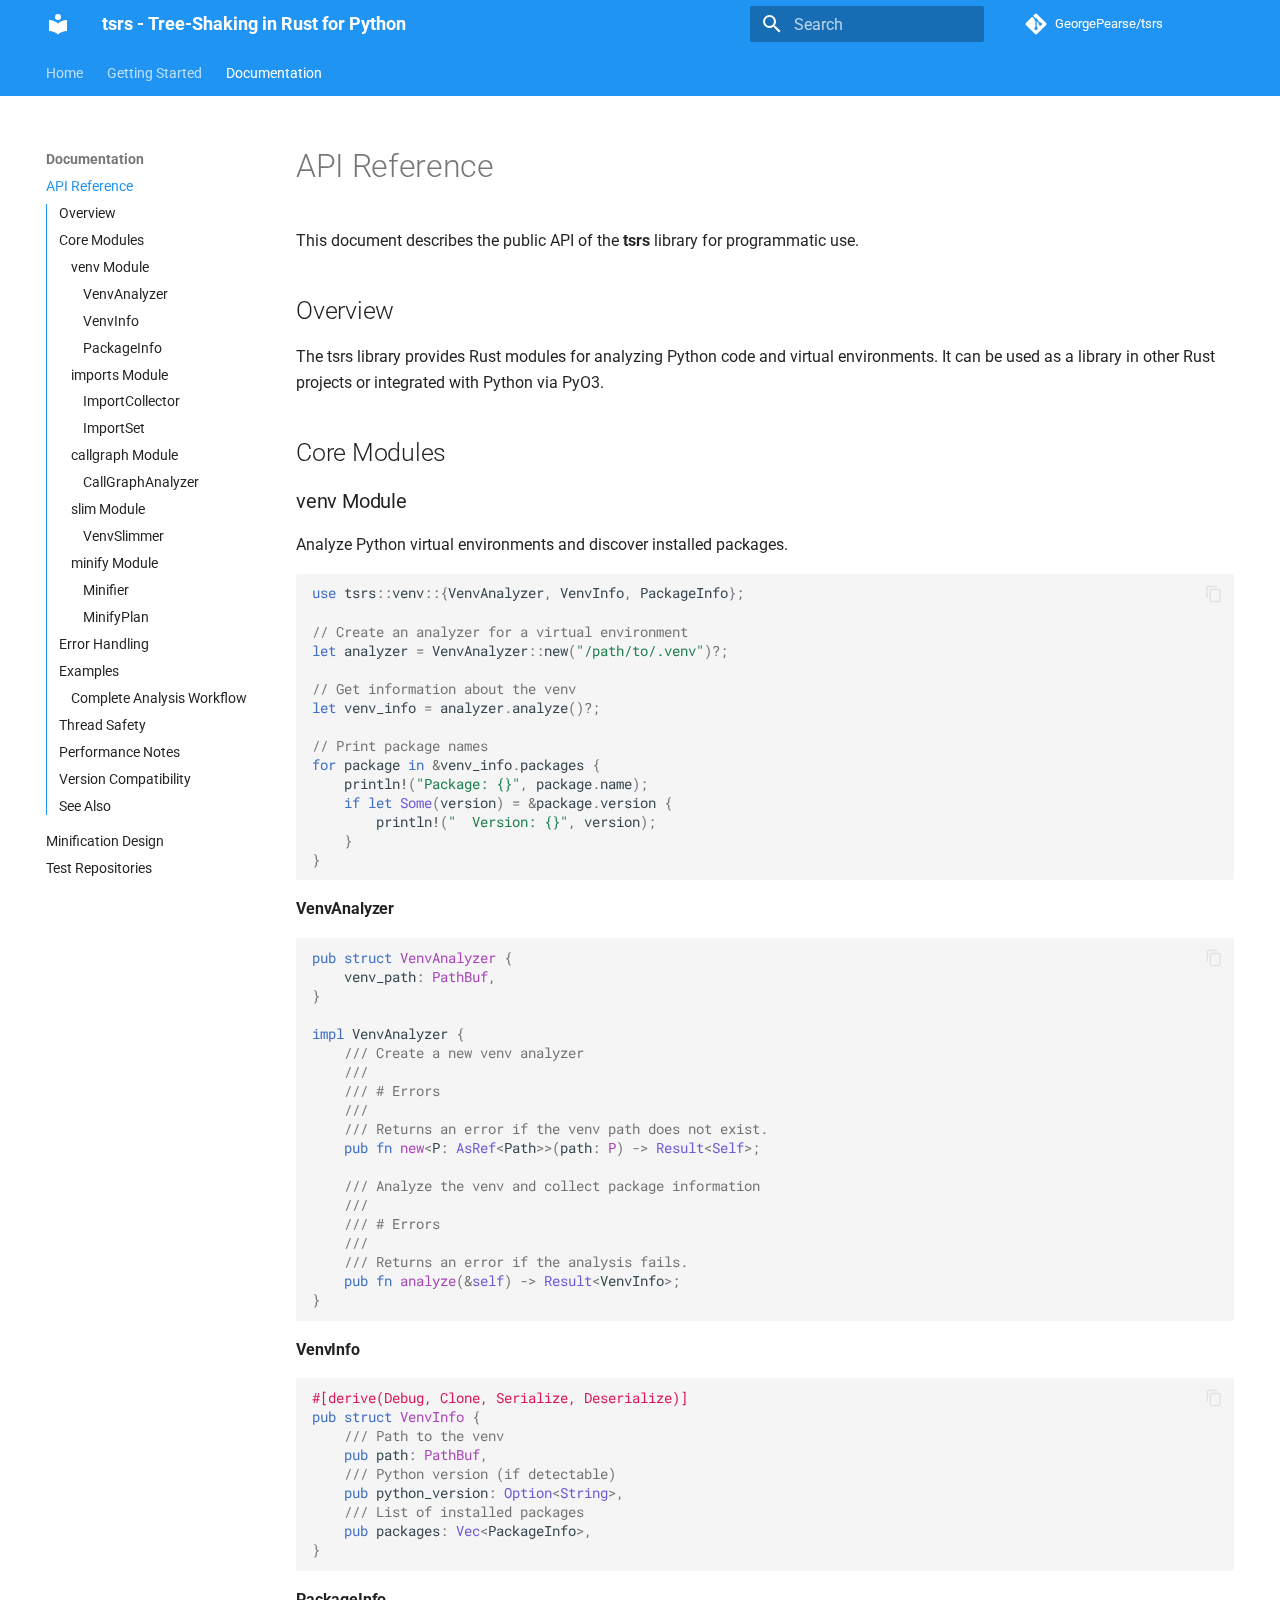
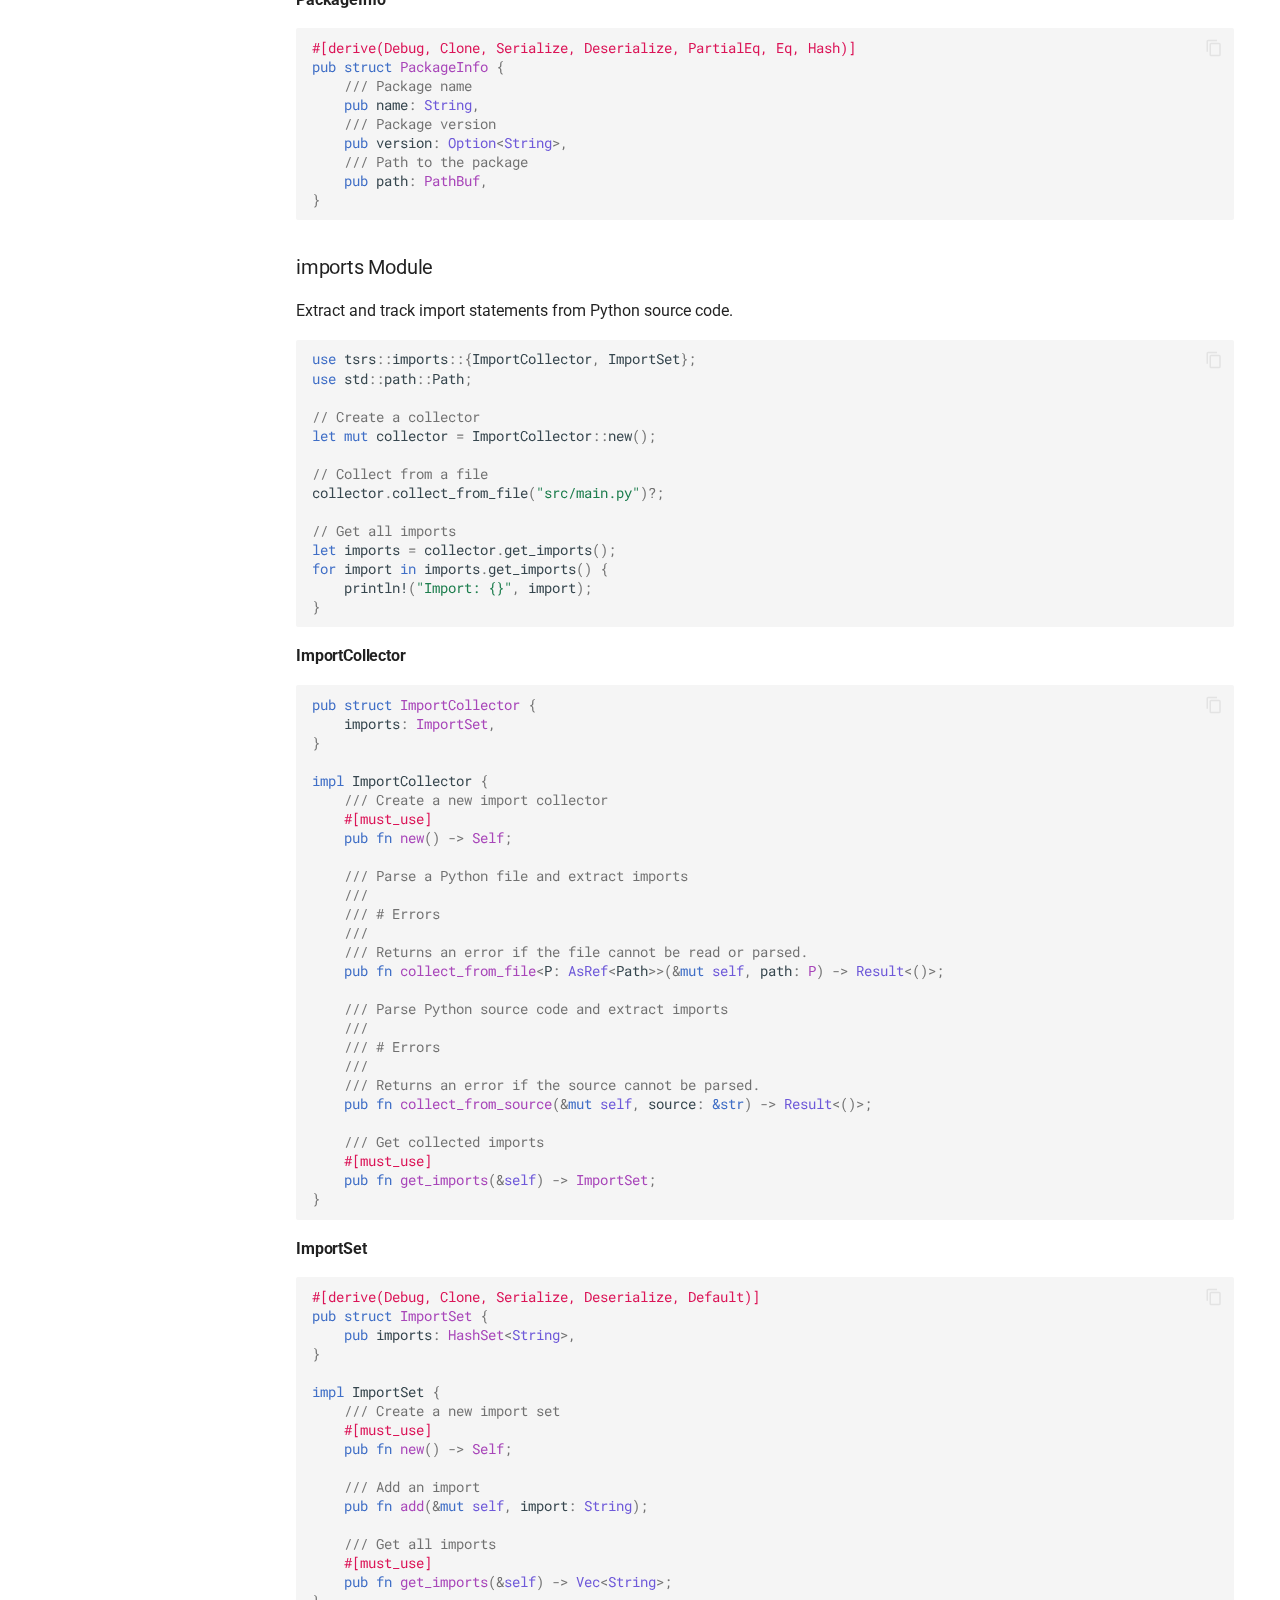
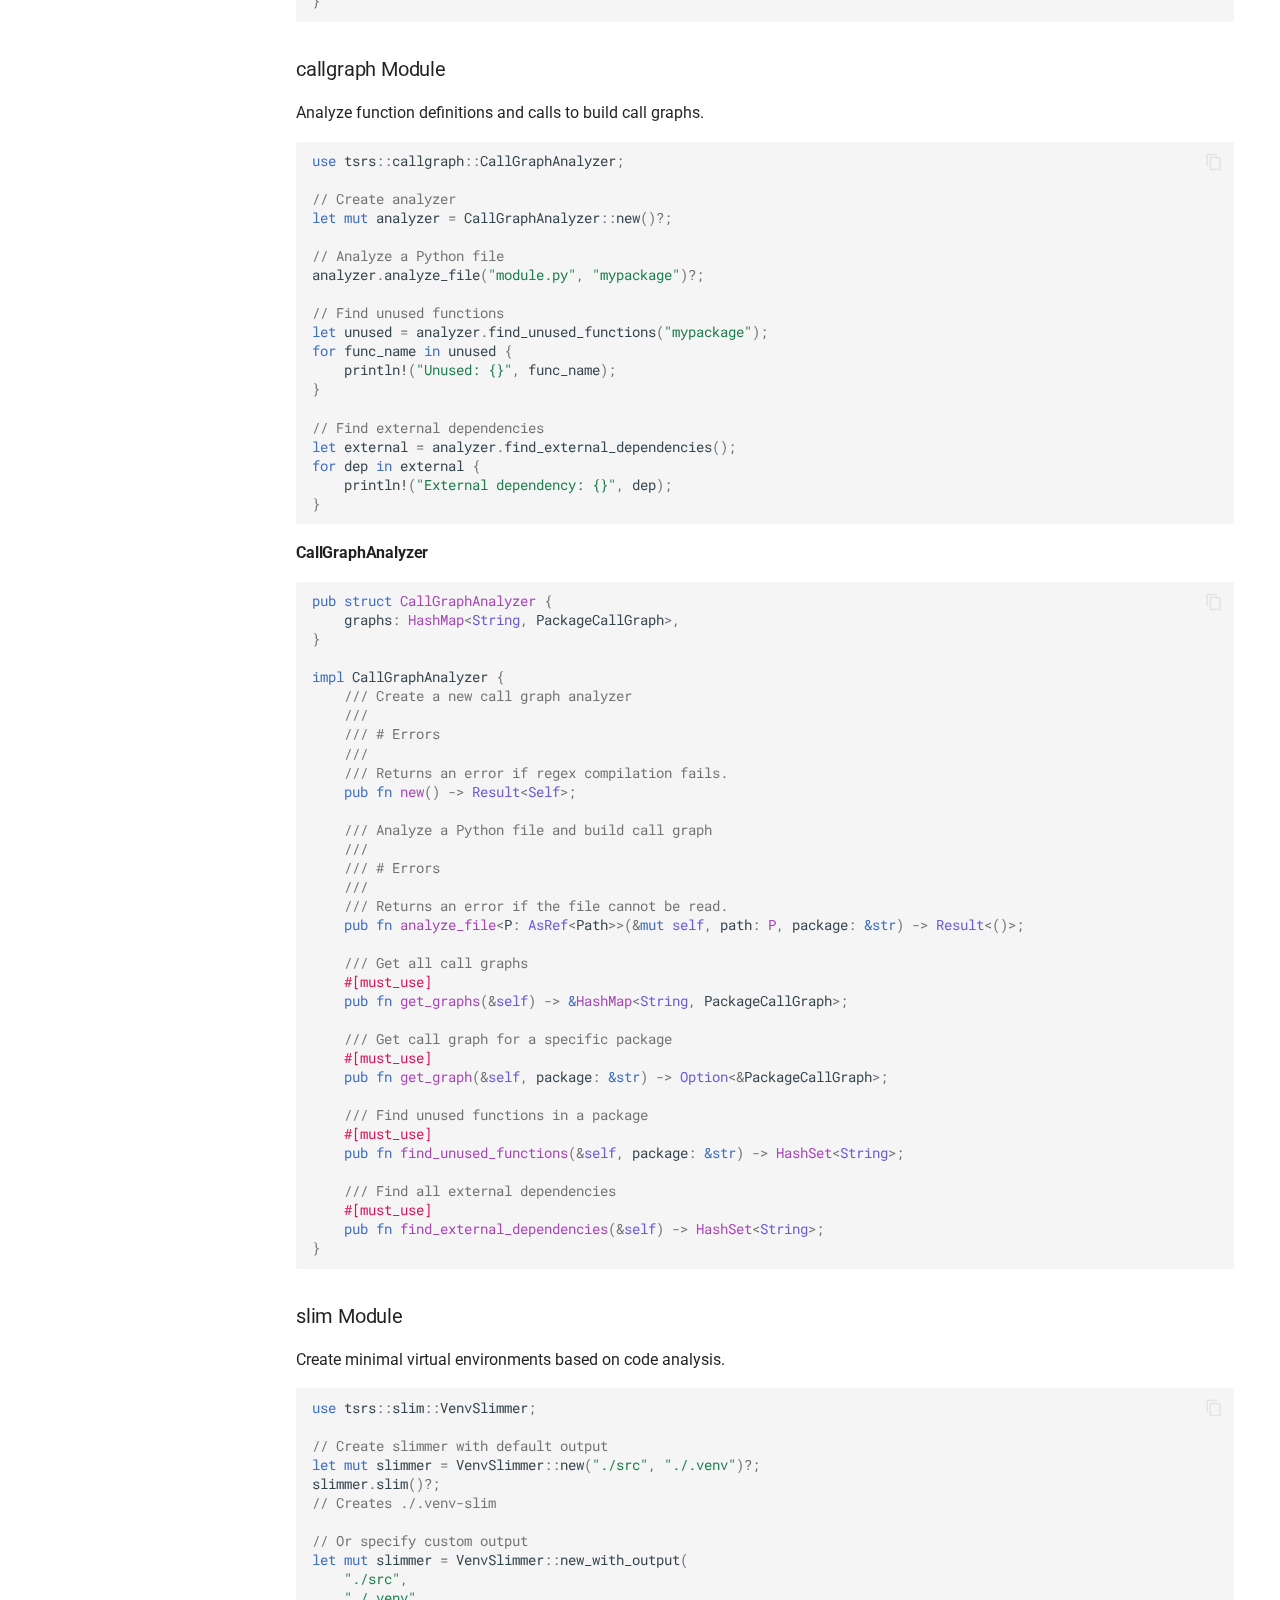
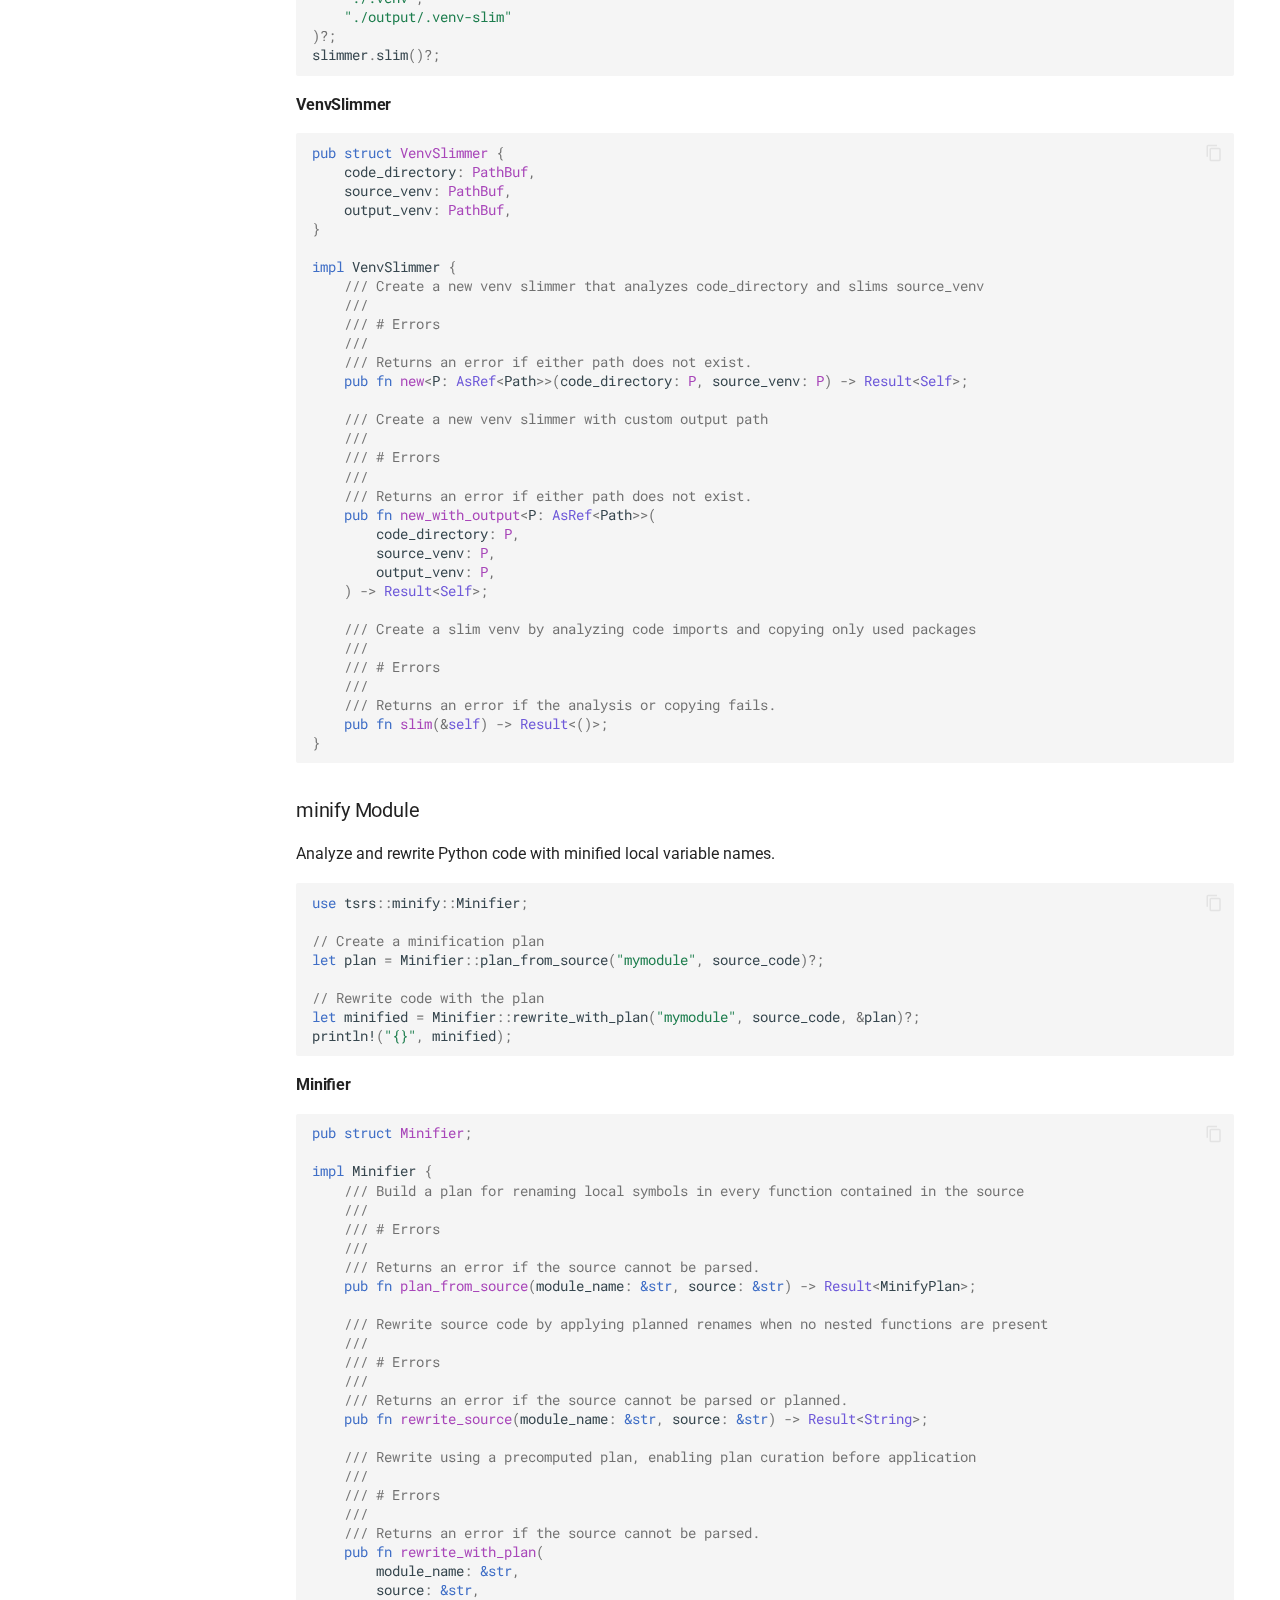
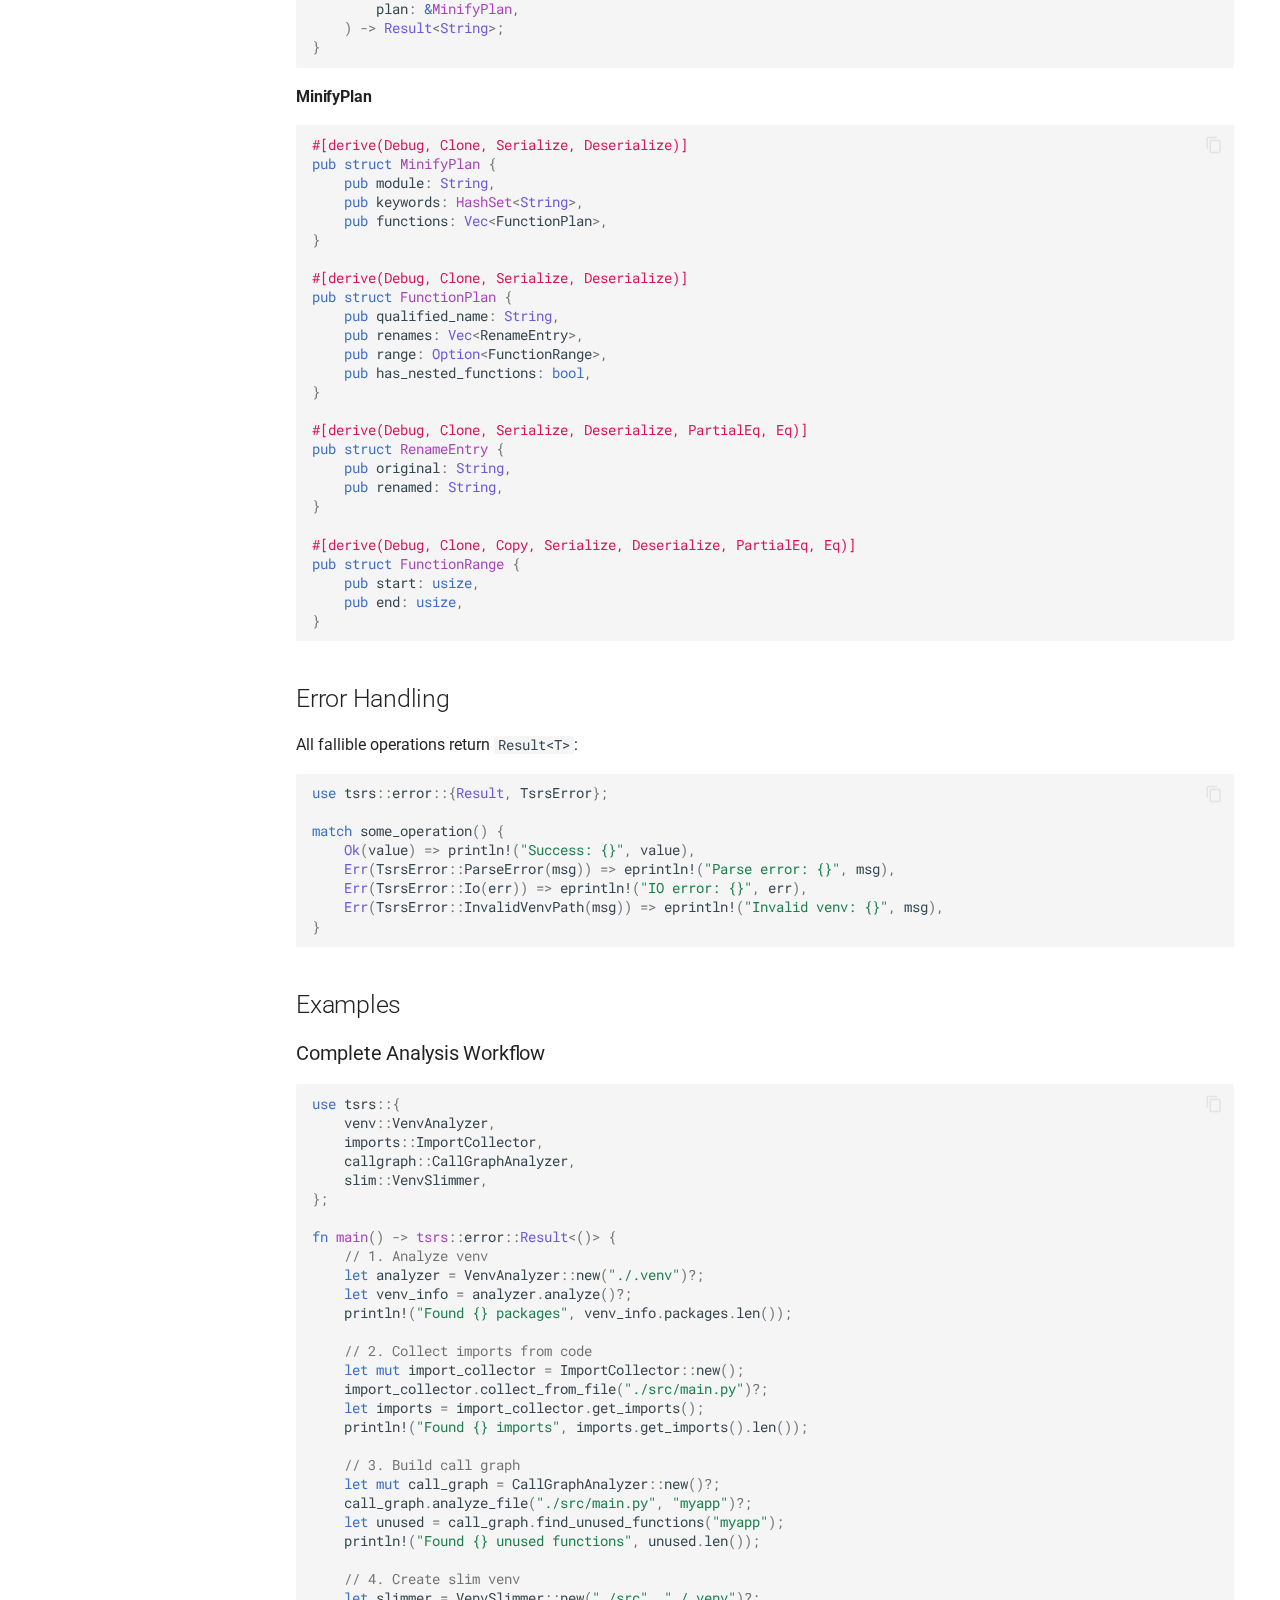
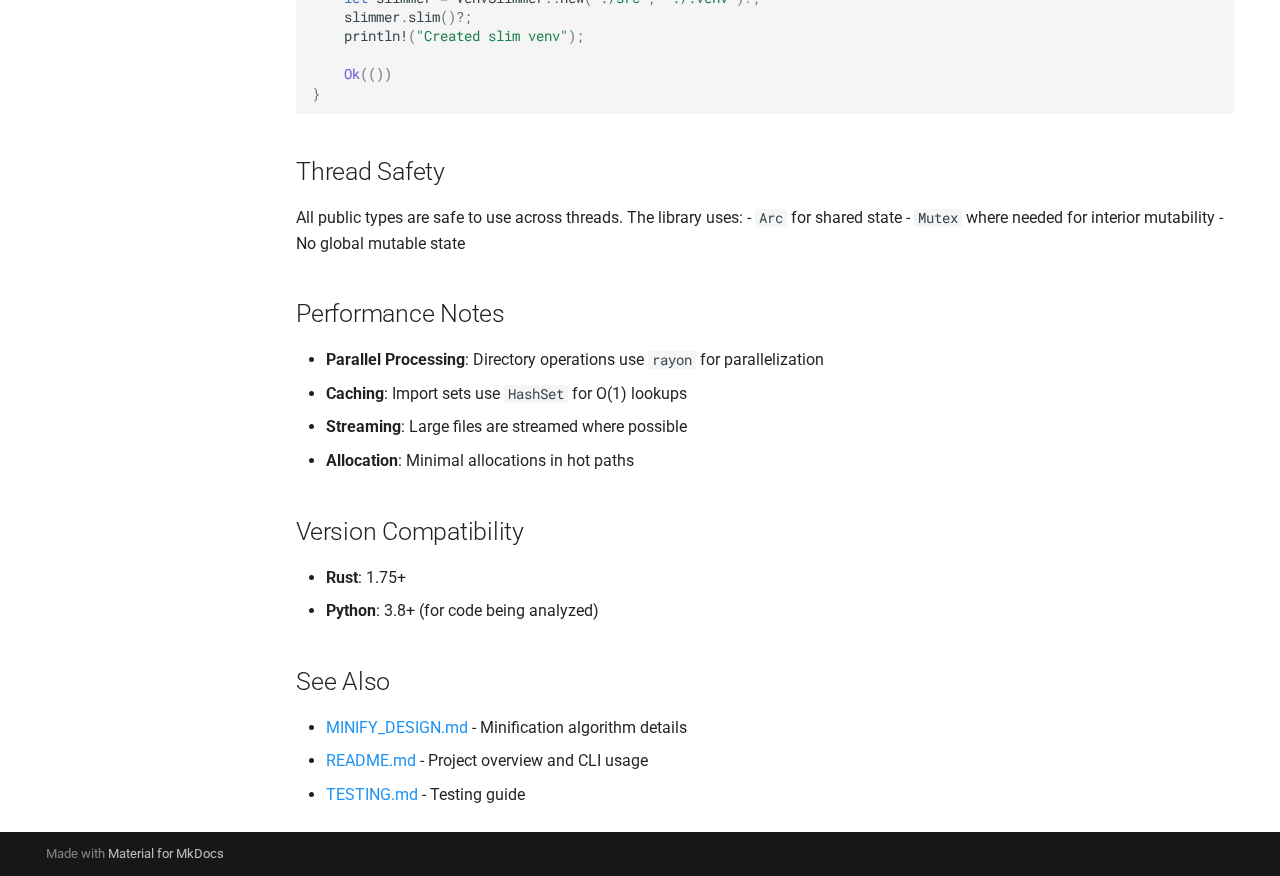
<file: site/API/index.html>
<!doctype html>
<html lang="en" class="no-js">
  <head>
    
      <meta charset="utf-8">
      <meta name="viewport" content="width=device-width,initial-scale=1">
      
        <meta name="description" content="Remove unused dependencies and code from Python virtual environments">
      
      
      
        <link rel="canonical" href="https://georgepearse.github.io/tsrs/API/">
      
      
        <link rel="prev" href="../TESTING/">
      
      
        <link rel="next" href="../MINIFY_DESIGN/">
      
      
      <link rel="icon" href="../assets/images/favicon.png">
      <meta name="generator" content="mkdocs-1.6.1, mkdocs-material-9.5.46">
    
    
      
        <title>API Reference - tsrs - Tree-Shaking in Rust for Python</title>
      
    
    
      <link rel="stylesheet" href="../assets/stylesheets/main.6f8fc17f.min.css">
      
        
        <link rel="stylesheet" href="../assets/stylesheets/palette.06af60db.min.css">
      
      


    
    
      
    
    
      
        
        
        <link rel="preconnect" href="https://fonts.gstatic.com" crossorigin>
        <link rel="stylesheet" href="https://fonts.googleapis.com/css?family=Roboto:300,300i,400,400i,700,700i%7CRoboto+Mono:400,400i,700,700i&display=fallback">
        <style>:root{--md-text-font:"Roboto";--md-code-font:"Roboto Mono"}</style>
      
    
    
    <script>__md_scope=new URL("..",location),__md_hash=e=>[...e].reduce(((e,_)=>(e<<5)-e+_.charCodeAt(0)),0),__md_get=(e,_=localStorage,t=__md_scope)=>JSON.parse(_.getItem(t.pathname+"."+e)),__md_set=(e,_,t=localStorage,a=__md_scope)=>{try{t.setItem(a.pathname+"."+e,JSON.stringify(_))}catch(e){}}</script>
    
      

    
    
    
  </head>
  
  
    
    
      
    
    
    
    
    <body dir="ltr" data-md-color-scheme="default" data-md-color-primary="blue" data-md-color-accent="light-blue">
  
    
    <input class="md-toggle" data-md-toggle="drawer" type="checkbox" id="__drawer" autocomplete="off">
    <input class="md-toggle" data-md-toggle="search" type="checkbox" id="__search" autocomplete="off">
    <label class="md-overlay" for="__drawer"></label>
    <div data-md-component="skip">
      
        
        <a href="#api-reference" class="md-skip">
          Skip to content
        </a>
      
    </div>
    <div data-md-component="announce">
      
    </div>
    
    
      

<header class="md-header" data-md-component="header">
  <nav class="md-header__inner md-grid" aria-label="Header">
    <a href=".." title="tsrs - Tree-Shaking in Rust for Python" class="md-header__button md-logo" aria-label="tsrs - Tree-Shaking in Rust for Python" data-md-component="logo">
      
  
  <svg xmlns="http://www.w3.org/2000/svg" viewBox="0 0 24 24"><path d="M12 8a3 3 0 0 0 3-3 3 3 0 0 0-3-3 3 3 0 0 0-3 3 3 3 0 0 0 3 3m0 3.54C9.64 9.35 6.5 8 3 8v11c3.5 0 6.64 1.35 9 3.54 2.36-2.19 5.5-3.54 9-3.54V8c-3.5 0-6.64 1.35-9 3.54"/></svg>

    </a>
    <label class="md-header__button md-icon" for="__drawer">
      
      <svg xmlns="http://www.w3.org/2000/svg" viewBox="0 0 24 24"><path d="M3 6h18v2H3zm0 5h18v2H3zm0 5h18v2H3z"/></svg>
    </label>
    <div class="md-header__title" data-md-component="header-title">
      <div class="md-header__ellipsis">
        <div class="md-header__topic">
          <span class="md-ellipsis">
            tsrs - Tree-Shaking in Rust for Python
          </span>
        </div>
        <div class="md-header__topic" data-md-component="header-topic">
          <span class="md-ellipsis">
            
              API Reference
            
          </span>
        </div>
      </div>
    </div>
    
      
        <form class="md-header__option" data-md-component="palette">
  
    
    
    
    <input class="md-option" data-md-color-media="" data-md-color-scheme="default" data-md-color-primary="blue" data-md-color-accent="light-blue"  aria-hidden="true"  type="radio" name="__palette" id="__palette_0">
    
  
</form>
      
    
    
      <script>var palette=__md_get("__palette");if(palette&&palette.color){if("(prefers-color-scheme)"===palette.color.media){var media=matchMedia("(prefers-color-scheme: light)"),input=document.querySelector(media.matches?"[data-md-color-media='(prefers-color-scheme: light)']":"[data-md-color-media='(prefers-color-scheme: dark)']");palette.color.media=input.getAttribute("data-md-color-media"),palette.color.scheme=input.getAttribute("data-md-color-scheme"),palette.color.primary=input.getAttribute("data-md-color-primary"),palette.color.accent=input.getAttribute("data-md-color-accent")}for(var[key,value]of Object.entries(palette.color))document.body.setAttribute("data-md-color-"+key,value)}</script>
    
    
    
      <label class="md-header__button md-icon" for="__search">
        
        <svg xmlns="http://www.w3.org/2000/svg" viewBox="0 0 24 24"><path d="M9.5 3A6.5 6.5 0 0 1 16 9.5c0 1.61-.59 3.09-1.56 4.23l.27.27h.79l5 5-1.5 1.5-5-5v-.79l-.27-.27A6.52 6.52 0 0 1 9.5 16 6.5 6.5 0 0 1 3 9.5 6.5 6.5 0 0 1 9.5 3m0 2C7 5 5 7 5 9.5S7 14 9.5 14 14 12 14 9.5 12 5 9.5 5"/></svg>
      </label>
      <div class="md-search" data-md-component="search" role="dialog">
  <label class="md-search__overlay" for="__search"></label>
  <div class="md-search__inner" role="search">
    <form class="md-search__form" name="search">
      <input type="text" class="md-search__input" name="query" aria-label="Search" placeholder="Search" autocapitalize="off" autocorrect="off" autocomplete="off" spellcheck="false" data-md-component="search-query" required>
      <label class="md-search__icon md-icon" for="__search">
        
        <svg xmlns="http://www.w3.org/2000/svg" viewBox="0 0 24 24"><path d="M9.5 3A6.5 6.5 0 0 1 16 9.5c0 1.61-.59 3.09-1.56 4.23l.27.27h.79l5 5-1.5 1.5-5-5v-.79l-.27-.27A6.52 6.52 0 0 1 9.5 16 6.5 6.5 0 0 1 3 9.5 6.5 6.5 0 0 1 9.5 3m0 2C7 5 5 7 5 9.5S7 14 9.5 14 14 12 14 9.5 12 5 9.5 5"/></svg>
        
        <svg xmlns="http://www.w3.org/2000/svg" viewBox="0 0 24 24"><path d="M20 11v2H8l5.5 5.5-1.42 1.42L4.16 12l7.92-7.92L13.5 5.5 8 11z"/></svg>
      </label>
      <nav class="md-search__options" aria-label="Search">
        
        <button type="reset" class="md-search__icon md-icon" title="Clear" aria-label="Clear" tabindex="-1">
          
          <svg xmlns="http://www.w3.org/2000/svg" viewBox="0 0 24 24"><path d="M19 6.41 17.59 5 12 10.59 6.41 5 5 6.41 10.59 12 5 17.59 6.41 19 12 13.41 17.59 19 19 17.59 13.41 12z"/></svg>
        </button>
      </nav>
      
    </form>
    <div class="md-search__output">
      <div class="md-search__scrollwrap" tabindex="0" data-md-scrollfix>
        <div class="md-search-result" data-md-component="search-result">
          <div class="md-search-result__meta">
            Initializing search
          </div>
          <ol class="md-search-result__list" role="presentation"></ol>
        </div>
      </div>
    </div>
  </div>
</div>
    
    
      <div class="md-header__source">
        <a href="https://github.com/GeorgePearse/tsrs" title="Go to repository" class="md-source" data-md-component="source">
  <div class="md-source__icon md-icon">
    
    <svg xmlns="http://www.w3.org/2000/svg" viewBox="0 0 448 512"><!--! Font Awesome Free 6.7.1 by @fontawesome - https://fontawesome.com License - https://fontawesome.com/license/free (Icons: CC BY 4.0, Fonts: SIL OFL 1.1, Code: MIT License) Copyright 2024 Fonticons, Inc.--><path d="M439.55 236.05 244 40.45a28.87 28.87 0 0 0-40.81 0l-40.66 40.63 51.52 51.52c27.06-9.14 52.68 16.77 43.39 43.68l49.66 49.66c34.23-11.8 61.18 31 35.47 56.69-26.49 26.49-70.21-2.87-56-37.34L240.22 199v121.85c25.3 12.54 22.26 41.85 9.08 55a34.34 34.34 0 0 1-48.55 0c-17.57-17.6-11.07-46.91 11.25-56v-123c-20.8-8.51-24.6-30.74-18.64-45L142.57 101 8.45 235.14a28.86 28.86 0 0 0 0 40.81l195.61 195.6a28.86 28.86 0 0 0 40.8 0l194.69-194.69a28.86 28.86 0 0 0 0-40.81"/></svg>
  </div>
  <div class="md-source__repository">
    GeorgePearse/tsrs
  </div>
</a>
      </div>
    
  </nav>
  
</header>
    
    <div class="md-container" data-md-component="container">
      
      
        
          
            
<nav class="md-tabs" aria-label="Tabs" data-md-component="tabs">
  <div class="md-grid">
    <ul class="md-tabs__list">
      
        
  
  
  
    <li class="md-tabs__item">
      <a href=".." class="md-tabs__link">
        
  
    
  
  Home

      </a>
    </li>
  

      
        
  
  
  
    
    
      <li class="md-tabs__item">
        <a href="../CONTRIBUTING/" class="md-tabs__link">
          
  
  Getting Started

        </a>
      </li>
    
  

      
        
  
  
    
  
  
    
    
      <li class="md-tabs__item md-tabs__item--active">
        <a href="./" class="md-tabs__link">
          
  
  Documentation

        </a>
      </li>
    
  

      
    </ul>
  </div>
</nav>
          
        
      
      <main class="md-main" data-md-component="main">
        <div class="md-main__inner md-grid">
          
            
              
              <div class="md-sidebar md-sidebar--primary" data-md-component="sidebar" data-md-type="navigation" >
                <div class="md-sidebar__scrollwrap">
                  <div class="md-sidebar__inner">
                    


  


  

<nav class="md-nav md-nav--primary md-nav--lifted md-nav--integrated" aria-label="Navigation" data-md-level="0">
  <label class="md-nav__title" for="__drawer">
    <a href=".." title="tsrs - Tree-Shaking in Rust for Python" class="md-nav__button md-logo" aria-label="tsrs - Tree-Shaking in Rust for Python" data-md-component="logo">
      
  
  <svg xmlns="http://www.w3.org/2000/svg" viewBox="0 0 24 24"><path d="M12 8a3 3 0 0 0 3-3 3 3 0 0 0-3-3 3 3 0 0 0-3 3 3 3 0 0 0 3 3m0 3.54C9.64 9.35 6.5 8 3 8v11c3.5 0 6.64 1.35 9 3.54 2.36-2.19 5.5-3.54 9-3.54V8c-3.5 0-6.64 1.35-9 3.54"/></svg>

    </a>
    tsrs - Tree-Shaking in Rust for Python
  </label>
  
    <div class="md-nav__source">
      <a href="https://github.com/GeorgePearse/tsrs" title="Go to repository" class="md-source" data-md-component="source">
  <div class="md-source__icon md-icon">
    
    <svg xmlns="http://www.w3.org/2000/svg" viewBox="0 0 448 512"><!--! Font Awesome Free 6.7.1 by @fontawesome - https://fontawesome.com License - https://fontawesome.com/license/free (Icons: CC BY 4.0, Fonts: SIL OFL 1.1, Code: MIT License) Copyright 2024 Fonticons, Inc.--><path d="M439.55 236.05 244 40.45a28.87 28.87 0 0 0-40.81 0l-40.66 40.63 51.52 51.52c27.06-9.14 52.68 16.77 43.39 43.68l49.66 49.66c34.23-11.8 61.18 31 35.47 56.69-26.49 26.49-70.21-2.87-56-37.34L240.22 199v121.85c25.3 12.54 22.26 41.85 9.08 55a34.34 34.34 0 0 1-48.55 0c-17.57-17.6-11.07-46.91 11.25-56v-123c-20.8-8.51-24.6-30.74-18.64-45L142.57 101 8.45 235.14a28.86 28.86 0 0 0 0 40.81l195.61 195.6a28.86 28.86 0 0 0 40.8 0l194.69-194.69a28.86 28.86 0 0 0 0-40.81"/></svg>
  </div>
  <div class="md-source__repository">
    GeorgePearse/tsrs
  </div>
</a>
    </div>
  
  <ul class="md-nav__list" data-md-scrollfix>
    
      
      
  
  
  
  
    <li class="md-nav__item">
      <a href=".." class="md-nav__link">
        
  
  <span class="md-ellipsis">
    Home
  </span>
  

      </a>
    </li>
  

    
      
      
  
  
  
  
    
    
    
      
      
    
    
    <li class="md-nav__item md-nav__item--nested">
      
        
        
        <input class="md-nav__toggle md-toggle " type="checkbox" id="__nav_2" >
        
          
          <label class="md-nav__link" for="__nav_2" id="__nav_2_label" tabindex="0">
            
  
  <span class="md-ellipsis">
    Getting Started
  </span>
  

            <span class="md-nav__icon md-icon"></span>
          </label>
        
        <nav class="md-nav" data-md-level="1" aria-labelledby="__nav_2_label" aria-expanded="false">
          <label class="md-nav__title" for="__nav_2">
            <span class="md-nav__icon md-icon"></span>
            Getting Started
          </label>
          <ul class="md-nav__list" data-md-scrollfix>
            
              
                
  
  
  
  
    <li class="md-nav__item">
      <a href="../CONTRIBUTING/" class="md-nav__link">
        
  
  <span class="md-ellipsis">
    Contributing
  </span>
  

      </a>
    </li>
  

              
            
              
                
  
  
  
  
    <li class="md-nav__item">
      <a href="../TESTING/" class="md-nav__link">
        
  
  <span class="md-ellipsis">
    Testing
  </span>
  

      </a>
    </li>
  

              
            
          </ul>
        </nav>
      
    </li>
  

    
      
      
  
  
    
  
  
  
    
    
    
      
        
        
      
      
    
    
    <li class="md-nav__item md-nav__item--active md-nav__item--section md-nav__item--nested">
      
        
        
        <input class="md-nav__toggle md-toggle " type="checkbox" id="__nav_3" checked>
        
          
          <label class="md-nav__link" for="__nav_3" id="__nav_3_label" tabindex="">
            
  
  <span class="md-ellipsis">
    Documentation
  </span>
  

            <span class="md-nav__icon md-icon"></span>
          </label>
        
        <nav class="md-nav" data-md-level="1" aria-labelledby="__nav_3_label" aria-expanded="true">
          <label class="md-nav__title" for="__nav_3">
            <span class="md-nav__icon md-icon"></span>
            Documentation
          </label>
          <ul class="md-nav__list" data-md-scrollfix>
            
              
                
  
  
    
  
  
  
    <li class="md-nav__item md-nav__item--active">
      
      <input class="md-nav__toggle md-toggle" type="checkbox" id="__toc">
      
      
        
      
      
        <label class="md-nav__link md-nav__link--active" for="__toc">
          
  
  <span class="md-ellipsis">
    API Reference
  </span>
  

          <span class="md-nav__icon md-icon"></span>
        </label>
      
      <a href="./" class="md-nav__link md-nav__link--active">
        
  
  <span class="md-ellipsis">
    API Reference
  </span>
  

      </a>
      
        

<nav class="md-nav md-nav--secondary" aria-label="Table of contents">
  
  
  
    
  
  
    <label class="md-nav__title" for="__toc">
      <span class="md-nav__icon md-icon"></span>
      Table of contents
    </label>
    <ul class="md-nav__list" data-md-component="toc" data-md-scrollfix>
      
        <li class="md-nav__item">
  <a href="#overview" class="md-nav__link">
    <span class="md-ellipsis">
      Overview
    </span>
  </a>
  
</li>
      
        <li class="md-nav__item">
  <a href="#core-modules" class="md-nav__link">
    <span class="md-ellipsis">
      Core Modules
    </span>
  </a>
  
    <nav class="md-nav" aria-label="Core Modules">
      <ul class="md-nav__list">
        
          <li class="md-nav__item">
  <a href="#venv-module" class="md-nav__link">
    <span class="md-ellipsis">
      venv Module
    </span>
  </a>
  
    <nav class="md-nav" aria-label="venv Module">
      <ul class="md-nav__list">
        
          <li class="md-nav__item">
  <a href="#venvanalyzer" class="md-nav__link">
    <span class="md-ellipsis">
      VenvAnalyzer
    </span>
  </a>
  
</li>
        
          <li class="md-nav__item">
  <a href="#venvinfo" class="md-nav__link">
    <span class="md-ellipsis">
      VenvInfo
    </span>
  </a>
  
</li>
        
          <li class="md-nav__item">
  <a href="#packageinfo" class="md-nav__link">
    <span class="md-ellipsis">
      PackageInfo
    </span>
  </a>
  
</li>
        
      </ul>
    </nav>
  
</li>
        
          <li class="md-nav__item">
  <a href="#imports-module" class="md-nav__link">
    <span class="md-ellipsis">
      imports Module
    </span>
  </a>
  
    <nav class="md-nav" aria-label="imports Module">
      <ul class="md-nav__list">
        
          <li class="md-nav__item">
  <a href="#importcollector" class="md-nav__link">
    <span class="md-ellipsis">
      ImportCollector
    </span>
  </a>
  
</li>
        
          <li class="md-nav__item">
  <a href="#importset" class="md-nav__link">
    <span class="md-ellipsis">
      ImportSet
    </span>
  </a>
  
</li>
        
      </ul>
    </nav>
  
</li>
        
          <li class="md-nav__item">
  <a href="#callgraph-module" class="md-nav__link">
    <span class="md-ellipsis">
      callgraph Module
    </span>
  </a>
  
    <nav class="md-nav" aria-label="callgraph Module">
      <ul class="md-nav__list">
        
          <li class="md-nav__item">
  <a href="#callgraphanalyzer" class="md-nav__link">
    <span class="md-ellipsis">
      CallGraphAnalyzer
    </span>
  </a>
  
</li>
        
      </ul>
    </nav>
  
</li>
        
          <li class="md-nav__item">
  <a href="#slim-module" class="md-nav__link">
    <span class="md-ellipsis">
      slim Module
    </span>
  </a>
  
    <nav class="md-nav" aria-label="slim Module">
      <ul class="md-nav__list">
        
          <li class="md-nav__item">
  <a href="#venvslimmer" class="md-nav__link">
    <span class="md-ellipsis">
      VenvSlimmer
    </span>
  </a>
  
</li>
        
      </ul>
    </nav>
  
</li>
        
          <li class="md-nav__item">
  <a href="#minify-module" class="md-nav__link">
    <span class="md-ellipsis">
      minify Module
    </span>
  </a>
  
    <nav class="md-nav" aria-label="minify Module">
      <ul class="md-nav__list">
        
          <li class="md-nav__item">
  <a href="#minifier" class="md-nav__link">
    <span class="md-ellipsis">
      Minifier
    </span>
  </a>
  
</li>
        
          <li class="md-nav__item">
  <a href="#minifyplan" class="md-nav__link">
    <span class="md-ellipsis">
      MinifyPlan
    </span>
  </a>
  
</li>
        
      </ul>
    </nav>
  
</li>
        
      </ul>
    </nav>
  
</li>
      
        <li class="md-nav__item">
  <a href="#error-handling" class="md-nav__link">
    <span class="md-ellipsis">
      Error Handling
    </span>
  </a>
  
</li>
      
        <li class="md-nav__item">
  <a href="#examples" class="md-nav__link">
    <span class="md-ellipsis">
      Examples
    </span>
  </a>
  
    <nav class="md-nav" aria-label="Examples">
      <ul class="md-nav__list">
        
          <li class="md-nav__item">
  <a href="#complete-analysis-workflow" class="md-nav__link">
    <span class="md-ellipsis">
      Complete Analysis Workflow
    </span>
  </a>
  
</li>
        
      </ul>
    </nav>
  
</li>
      
        <li class="md-nav__item">
  <a href="#thread-safety" class="md-nav__link">
    <span class="md-ellipsis">
      Thread Safety
    </span>
  </a>
  
</li>
      
        <li class="md-nav__item">
  <a href="#performance-notes" class="md-nav__link">
    <span class="md-ellipsis">
      Performance Notes
    </span>
  </a>
  
</li>
      
        <li class="md-nav__item">
  <a href="#version-compatibility" class="md-nav__link">
    <span class="md-ellipsis">
      Version Compatibility
    </span>
  </a>
  
</li>
      
        <li class="md-nav__item">
  <a href="#see-also" class="md-nav__link">
    <span class="md-ellipsis">
      See Also
    </span>
  </a>
  
</li>
      
    </ul>
  
</nav>
      
    </li>
  

              
            
              
                
  
  
  
  
    <li class="md-nav__item">
      <a href="../MINIFY_DESIGN/" class="md-nav__link">
        
  
  <span class="md-ellipsis">
    Minification Design
  </span>
  

      </a>
    </li>
  

              
            
              
                
  
  
  
  
    <li class="md-nav__item">
      <a href="../TEST_REPOS_SUMMARY/" class="md-nav__link">
        
  
  <span class="md-ellipsis">
    Test Repositories
  </span>
  

      </a>
    </li>
  

              
            
          </ul>
        </nav>
      
    </li>
  

    
  </ul>
</nav>
                  </div>
                </div>
              </div>
            
            
          
          
            <div class="md-content" data-md-component="content">
              <article class="md-content__inner md-typeset">
                
                  

  
  


<h1 id="api-reference">API Reference<a class="headerlink" href="#api-reference" title="Permanent link">&para;</a></h1>
<p>This document describes the public API of the <strong>tsrs</strong> library for programmatic use.</p>
<h2 id="overview">Overview<a class="headerlink" href="#overview" title="Permanent link">&para;</a></h2>
<p>The tsrs library provides Rust modules for analyzing Python code and virtual environments. It can be used as a library in other Rust projects or integrated with Python via PyO3.</p>
<h2 id="core-modules">Core Modules<a class="headerlink" href="#core-modules" title="Permanent link">&para;</a></h2>
<h3 id="venv-module">venv Module<a class="headerlink" href="#venv-module" title="Permanent link">&para;</a></h3>
<p>Analyze Python virtual environments and discover installed packages.</p>
<div class="highlight"><pre><span></span><code><span class="k">use</span><span class="w"> </span><span class="n">tsrs</span><span class="p">::</span><span class="n">venv</span><span class="p">::{</span><span class="n">VenvAnalyzer</span><span class="p">,</span><span class="w"> </span><span class="n">VenvInfo</span><span class="p">,</span><span class="w"> </span><span class="n">PackageInfo</span><span class="p">};</span>

<span class="c1">// Create an analyzer for a virtual environment</span>
<span class="kd">let</span><span class="w"> </span><span class="n">analyzer</span><span class="w"> </span><span class="o">=</span><span class="w"> </span><span class="n">VenvAnalyzer</span><span class="p">::</span><span class="n">new</span><span class="p">(</span><span class="s">&quot;/path/to/.venv&quot;</span><span class="p">)</span><span class="o">?</span><span class="p">;</span>

<span class="c1">// Get information about the venv</span>
<span class="kd">let</span><span class="w"> </span><span class="n">venv_info</span><span class="w"> </span><span class="o">=</span><span class="w"> </span><span class="n">analyzer</span><span class="p">.</span><span class="n">analyze</span><span class="p">()</span><span class="o">?</span><span class="p">;</span>

<span class="c1">// Print package names</span>
<span class="k">for</span><span class="w"> </span><span class="n">package</span><span class="w"> </span><span class="k">in</span><span class="w"> </span><span class="o">&amp;</span><span class="n">venv_info</span><span class="p">.</span><span class="n">packages</span><span class="w"> </span><span class="p">{</span>
<span class="w">    </span><span class="fm">println!</span><span class="p">(</span><span class="s">&quot;Package: {}&quot;</span><span class="p">,</span><span class="w"> </span><span class="n">package</span><span class="p">.</span><span class="n">name</span><span class="p">);</span>
<span class="w">    </span><span class="k">if</span><span class="w"> </span><span class="kd">let</span><span class="w"> </span><span class="nb">Some</span><span class="p">(</span><span class="n">version</span><span class="p">)</span><span class="w"> </span><span class="o">=</span><span class="w"> </span><span class="o">&amp;</span><span class="n">package</span><span class="p">.</span><span class="n">version</span><span class="w"> </span><span class="p">{</span>
<span class="w">        </span><span class="fm">println!</span><span class="p">(</span><span class="s">&quot;  Version: {}&quot;</span><span class="p">,</span><span class="w"> </span><span class="n">version</span><span class="p">);</span>
<span class="w">    </span><span class="p">}</span>
<span class="p">}</span>
</code></pre></div>
<h4 id="venvanalyzer">VenvAnalyzer<a class="headerlink" href="#venvanalyzer" title="Permanent link">&para;</a></h4>
<div class="highlight"><pre><span></span><code><span class="k">pub</span><span class="w"> </span><span class="k">struct</span><span class="w"> </span><span class="nc">VenvAnalyzer</span><span class="w"> </span><span class="p">{</span>
<span class="w">    </span><span class="n">venv_path</span><span class="p">:</span><span class="w"> </span><span class="nc">PathBuf</span><span class="p">,</span>
<span class="p">}</span>

<span class="k">impl</span><span class="w"> </span><span class="n">VenvAnalyzer</span><span class="w"> </span><span class="p">{</span>
<span class="w">    </span><span class="sd">/// Create a new venv analyzer</span>
<span class="w">    </span><span class="sd">///</span>
<span class="w">    </span><span class="sd">/// # Errors</span>
<span class="w">    </span><span class="sd">///</span>
<span class="w">    </span><span class="sd">/// Returns an error if the venv path does not exist.</span>
<span class="w">    </span><span class="k">pub</span><span class="w"> </span><span class="k">fn</span><span class="w"> </span><span class="nf">new</span><span class="o">&lt;</span><span class="n">P</span><span class="p">:</span><span class="w"> </span><span class="nb">AsRef</span><span class="o">&lt;</span><span class="n">Path</span><span class="o">&gt;&gt;</span><span class="p">(</span><span class="n">path</span><span class="p">:</span><span class="w"> </span><span class="nc">P</span><span class="p">)</span><span class="w"> </span><span class="p">-&gt;</span><span class="w"> </span><span class="nb">Result</span><span class="o">&lt;</span><span class="bp">Self</span><span class="o">&gt;</span><span class="p">;</span>

<span class="w">    </span><span class="sd">/// Analyze the venv and collect package information</span>
<span class="w">    </span><span class="sd">///</span>
<span class="w">    </span><span class="sd">/// # Errors</span>
<span class="w">    </span><span class="sd">///</span>
<span class="w">    </span><span class="sd">/// Returns an error if the analysis fails.</span>
<span class="w">    </span><span class="k">pub</span><span class="w"> </span><span class="k">fn</span><span class="w"> </span><span class="nf">analyze</span><span class="p">(</span><span class="o">&amp;</span><span class="bp">self</span><span class="p">)</span><span class="w"> </span><span class="p">-&gt;</span><span class="w"> </span><span class="nb">Result</span><span class="o">&lt;</span><span class="n">VenvInfo</span><span class="o">&gt;</span><span class="p">;</span>
<span class="p">}</span>
</code></pre></div>
<h4 id="venvinfo">VenvInfo<a class="headerlink" href="#venvinfo" title="Permanent link">&para;</a></h4>
<div class="highlight"><pre><span></span><code><span class="cp">#[derive(Debug, Clone, Serialize, Deserialize)]</span>
<span class="k">pub</span><span class="w"> </span><span class="k">struct</span><span class="w"> </span><span class="nc">VenvInfo</span><span class="w"> </span><span class="p">{</span>
<span class="w">    </span><span class="sd">/// Path to the venv</span>
<span class="w">    </span><span class="k">pub</span><span class="w"> </span><span class="n">path</span><span class="p">:</span><span class="w"> </span><span class="nc">PathBuf</span><span class="p">,</span>
<span class="w">    </span><span class="sd">/// Python version (if detectable)</span>
<span class="w">    </span><span class="k">pub</span><span class="w"> </span><span class="n">python_version</span><span class="p">:</span><span class="w"> </span><span class="nb">Option</span><span class="o">&lt;</span><span class="nb">String</span><span class="o">&gt;</span><span class="p">,</span>
<span class="w">    </span><span class="sd">/// List of installed packages</span>
<span class="w">    </span><span class="k">pub</span><span class="w"> </span><span class="n">packages</span><span class="p">:</span><span class="w"> </span><span class="nb">Vec</span><span class="o">&lt;</span><span class="n">PackageInfo</span><span class="o">&gt;</span><span class="p">,</span>
<span class="p">}</span>
</code></pre></div>
<h4 id="packageinfo">PackageInfo<a class="headerlink" href="#packageinfo" title="Permanent link">&para;</a></h4>
<div class="highlight"><pre><span></span><code><span class="cp">#[derive(Debug, Clone, Serialize, Deserialize, PartialEq, Eq, Hash)]</span>
<span class="k">pub</span><span class="w"> </span><span class="k">struct</span><span class="w"> </span><span class="nc">PackageInfo</span><span class="w"> </span><span class="p">{</span>
<span class="w">    </span><span class="sd">/// Package name</span>
<span class="w">    </span><span class="k">pub</span><span class="w"> </span><span class="n">name</span><span class="p">:</span><span class="w"> </span><span class="nb">String</span><span class="p">,</span>
<span class="w">    </span><span class="sd">/// Package version</span>
<span class="w">    </span><span class="k">pub</span><span class="w"> </span><span class="n">version</span><span class="p">:</span><span class="w"> </span><span class="nb">Option</span><span class="o">&lt;</span><span class="nb">String</span><span class="o">&gt;</span><span class="p">,</span>
<span class="w">    </span><span class="sd">/// Path to the package</span>
<span class="w">    </span><span class="k">pub</span><span class="w"> </span><span class="n">path</span><span class="p">:</span><span class="w"> </span><span class="nc">PathBuf</span><span class="p">,</span>
<span class="p">}</span>
</code></pre></div>
<h3 id="imports-module">imports Module<a class="headerlink" href="#imports-module" title="Permanent link">&para;</a></h3>
<p>Extract and track import statements from Python source code.</p>
<div class="highlight"><pre><span></span><code><span class="k">use</span><span class="w"> </span><span class="n">tsrs</span><span class="p">::</span><span class="n">imports</span><span class="p">::{</span><span class="n">ImportCollector</span><span class="p">,</span><span class="w"> </span><span class="n">ImportSet</span><span class="p">};</span>
<span class="k">use</span><span class="w"> </span><span class="n">std</span><span class="p">::</span><span class="n">path</span><span class="p">::</span><span class="n">Path</span><span class="p">;</span>

<span class="c1">// Create a collector</span>
<span class="kd">let</span><span class="w"> </span><span class="k">mut</span><span class="w"> </span><span class="n">collector</span><span class="w"> </span><span class="o">=</span><span class="w"> </span><span class="n">ImportCollector</span><span class="p">::</span><span class="n">new</span><span class="p">();</span>

<span class="c1">// Collect from a file</span>
<span class="n">collector</span><span class="p">.</span><span class="n">collect_from_file</span><span class="p">(</span><span class="s">&quot;src/main.py&quot;</span><span class="p">)</span><span class="o">?</span><span class="p">;</span>

<span class="c1">// Get all imports</span>
<span class="kd">let</span><span class="w"> </span><span class="n">imports</span><span class="w"> </span><span class="o">=</span><span class="w"> </span><span class="n">collector</span><span class="p">.</span><span class="n">get_imports</span><span class="p">();</span>
<span class="k">for</span><span class="w"> </span><span class="n">import</span><span class="w"> </span><span class="k">in</span><span class="w"> </span><span class="n">imports</span><span class="p">.</span><span class="n">get_imports</span><span class="p">()</span><span class="w"> </span><span class="p">{</span>
<span class="w">    </span><span class="fm">println!</span><span class="p">(</span><span class="s">&quot;Import: {}&quot;</span><span class="p">,</span><span class="w"> </span><span class="n">import</span><span class="p">);</span>
<span class="p">}</span>
</code></pre></div>
<h4 id="importcollector">ImportCollector<a class="headerlink" href="#importcollector" title="Permanent link">&para;</a></h4>
<div class="highlight"><pre><span></span><code><span class="k">pub</span><span class="w"> </span><span class="k">struct</span><span class="w"> </span><span class="nc">ImportCollector</span><span class="w"> </span><span class="p">{</span>
<span class="w">    </span><span class="n">imports</span><span class="p">:</span><span class="w"> </span><span class="nc">ImportSet</span><span class="p">,</span>
<span class="p">}</span>

<span class="k">impl</span><span class="w"> </span><span class="n">ImportCollector</span><span class="w"> </span><span class="p">{</span>
<span class="w">    </span><span class="sd">/// Create a new import collector</span>
<span class="w">    </span><span class="cp">#[must_use]</span>
<span class="w">    </span><span class="k">pub</span><span class="w"> </span><span class="k">fn</span><span class="w"> </span><span class="nf">new</span><span class="p">()</span><span class="w"> </span><span class="p">-&gt;</span><span class="w"> </span><span class="nc">Self</span><span class="p">;</span>

<span class="w">    </span><span class="sd">/// Parse a Python file and extract imports</span>
<span class="w">    </span><span class="sd">///</span>
<span class="w">    </span><span class="sd">/// # Errors</span>
<span class="w">    </span><span class="sd">///</span>
<span class="w">    </span><span class="sd">/// Returns an error if the file cannot be read or parsed.</span>
<span class="w">    </span><span class="k">pub</span><span class="w"> </span><span class="k">fn</span><span class="w"> </span><span class="nf">collect_from_file</span><span class="o">&lt;</span><span class="n">P</span><span class="p">:</span><span class="w"> </span><span class="nb">AsRef</span><span class="o">&lt;</span><span class="n">Path</span><span class="o">&gt;&gt;</span><span class="p">(</span><span class="o">&amp;</span><span class="k">mut</span><span class="w"> </span><span class="bp">self</span><span class="p">,</span><span class="w"> </span><span class="n">path</span><span class="p">:</span><span class="w"> </span><span class="nc">P</span><span class="p">)</span><span class="w"> </span><span class="p">-&gt;</span><span class="w"> </span><span class="nb">Result</span><span class="o">&lt;</span><span class="p">()</span><span class="o">&gt;</span><span class="p">;</span>

<span class="w">    </span><span class="sd">/// Parse Python source code and extract imports</span>
<span class="w">    </span><span class="sd">///</span>
<span class="w">    </span><span class="sd">/// # Errors</span>
<span class="w">    </span><span class="sd">///</span>
<span class="w">    </span><span class="sd">/// Returns an error if the source cannot be parsed.</span>
<span class="w">    </span><span class="k">pub</span><span class="w"> </span><span class="k">fn</span><span class="w"> </span><span class="nf">collect_from_source</span><span class="p">(</span><span class="o">&amp;</span><span class="k">mut</span><span class="w"> </span><span class="bp">self</span><span class="p">,</span><span class="w"> </span><span class="n">source</span><span class="p">:</span><span class="w"> </span><span class="kp">&amp;</span><span class="kt">str</span><span class="p">)</span><span class="w"> </span><span class="p">-&gt;</span><span class="w"> </span><span class="nb">Result</span><span class="o">&lt;</span><span class="p">()</span><span class="o">&gt;</span><span class="p">;</span>

<span class="w">    </span><span class="sd">/// Get collected imports</span>
<span class="w">    </span><span class="cp">#[must_use]</span>
<span class="w">    </span><span class="k">pub</span><span class="w"> </span><span class="k">fn</span><span class="w"> </span><span class="nf">get_imports</span><span class="p">(</span><span class="o">&amp;</span><span class="bp">self</span><span class="p">)</span><span class="w"> </span><span class="p">-&gt;</span><span class="w"> </span><span class="nc">ImportSet</span><span class="p">;</span>
<span class="p">}</span>
</code></pre></div>
<h4 id="importset">ImportSet<a class="headerlink" href="#importset" title="Permanent link">&para;</a></h4>
<div class="highlight"><pre><span></span><code><span class="cp">#[derive(Debug, Clone, Serialize, Deserialize, Default)]</span>
<span class="k">pub</span><span class="w"> </span><span class="k">struct</span><span class="w"> </span><span class="nc">ImportSet</span><span class="w"> </span><span class="p">{</span>
<span class="w">    </span><span class="k">pub</span><span class="w"> </span><span class="n">imports</span><span class="p">:</span><span class="w"> </span><span class="nc">HashSet</span><span class="o">&lt;</span><span class="nb">String</span><span class="o">&gt;</span><span class="p">,</span>
<span class="p">}</span>

<span class="k">impl</span><span class="w"> </span><span class="n">ImportSet</span><span class="w"> </span><span class="p">{</span>
<span class="w">    </span><span class="sd">/// Create a new import set</span>
<span class="w">    </span><span class="cp">#[must_use]</span>
<span class="w">    </span><span class="k">pub</span><span class="w"> </span><span class="k">fn</span><span class="w"> </span><span class="nf">new</span><span class="p">()</span><span class="w"> </span><span class="p">-&gt;</span><span class="w"> </span><span class="nc">Self</span><span class="p">;</span>

<span class="w">    </span><span class="sd">/// Add an import</span>
<span class="w">    </span><span class="k">pub</span><span class="w"> </span><span class="k">fn</span><span class="w"> </span><span class="nf">add</span><span class="p">(</span><span class="o">&amp;</span><span class="k">mut</span><span class="w"> </span><span class="bp">self</span><span class="p">,</span><span class="w"> </span><span class="n">import</span><span class="p">:</span><span class="w"> </span><span class="nb">String</span><span class="p">);</span>

<span class="w">    </span><span class="sd">/// Get all imports</span>
<span class="w">    </span><span class="cp">#[must_use]</span>
<span class="w">    </span><span class="k">pub</span><span class="w"> </span><span class="k">fn</span><span class="w"> </span><span class="nf">get_imports</span><span class="p">(</span><span class="o">&amp;</span><span class="bp">self</span><span class="p">)</span><span class="w"> </span><span class="p">-&gt;</span><span class="w"> </span><span class="nb">Vec</span><span class="o">&lt;</span><span class="nb">String</span><span class="o">&gt;</span><span class="p">;</span>
<span class="p">}</span>
</code></pre></div>
<h3 id="callgraph-module">callgraph Module<a class="headerlink" href="#callgraph-module" title="Permanent link">&para;</a></h3>
<p>Analyze function definitions and calls to build call graphs.</p>
<div class="highlight"><pre><span></span><code><span class="k">use</span><span class="w"> </span><span class="n">tsrs</span><span class="p">::</span><span class="n">callgraph</span><span class="p">::</span><span class="n">CallGraphAnalyzer</span><span class="p">;</span>

<span class="c1">// Create analyzer</span>
<span class="kd">let</span><span class="w"> </span><span class="k">mut</span><span class="w"> </span><span class="n">analyzer</span><span class="w"> </span><span class="o">=</span><span class="w"> </span><span class="n">CallGraphAnalyzer</span><span class="p">::</span><span class="n">new</span><span class="p">()</span><span class="o">?</span><span class="p">;</span>

<span class="c1">// Analyze a Python file</span>
<span class="n">analyzer</span><span class="p">.</span><span class="n">analyze_file</span><span class="p">(</span><span class="s">&quot;module.py&quot;</span><span class="p">,</span><span class="w"> </span><span class="s">&quot;mypackage&quot;</span><span class="p">)</span><span class="o">?</span><span class="p">;</span>

<span class="c1">// Find unused functions</span>
<span class="kd">let</span><span class="w"> </span><span class="n">unused</span><span class="w"> </span><span class="o">=</span><span class="w"> </span><span class="n">analyzer</span><span class="p">.</span><span class="n">find_unused_functions</span><span class="p">(</span><span class="s">&quot;mypackage&quot;</span><span class="p">);</span>
<span class="k">for</span><span class="w"> </span><span class="n">func_name</span><span class="w"> </span><span class="k">in</span><span class="w"> </span><span class="n">unused</span><span class="w"> </span><span class="p">{</span>
<span class="w">    </span><span class="fm">println!</span><span class="p">(</span><span class="s">&quot;Unused: {}&quot;</span><span class="p">,</span><span class="w"> </span><span class="n">func_name</span><span class="p">);</span>
<span class="p">}</span>

<span class="c1">// Find external dependencies</span>
<span class="kd">let</span><span class="w"> </span><span class="n">external</span><span class="w"> </span><span class="o">=</span><span class="w"> </span><span class="n">analyzer</span><span class="p">.</span><span class="n">find_external_dependencies</span><span class="p">();</span>
<span class="k">for</span><span class="w"> </span><span class="n">dep</span><span class="w"> </span><span class="k">in</span><span class="w"> </span><span class="n">external</span><span class="w"> </span><span class="p">{</span>
<span class="w">    </span><span class="fm">println!</span><span class="p">(</span><span class="s">&quot;External dependency: {}&quot;</span><span class="p">,</span><span class="w"> </span><span class="n">dep</span><span class="p">);</span>
<span class="p">}</span>
</code></pre></div>
<h4 id="callgraphanalyzer">CallGraphAnalyzer<a class="headerlink" href="#callgraphanalyzer" title="Permanent link">&para;</a></h4>
<div class="highlight"><pre><span></span><code><span class="k">pub</span><span class="w"> </span><span class="k">struct</span><span class="w"> </span><span class="nc">CallGraphAnalyzer</span><span class="w"> </span><span class="p">{</span>
<span class="w">    </span><span class="n">graphs</span><span class="p">:</span><span class="w"> </span><span class="nc">HashMap</span><span class="o">&lt;</span><span class="nb">String</span><span class="p">,</span><span class="w"> </span><span class="n">PackageCallGraph</span><span class="o">&gt;</span><span class="p">,</span>
<span class="p">}</span>

<span class="k">impl</span><span class="w"> </span><span class="n">CallGraphAnalyzer</span><span class="w"> </span><span class="p">{</span>
<span class="w">    </span><span class="sd">/// Create a new call graph analyzer</span>
<span class="w">    </span><span class="sd">///</span>
<span class="w">    </span><span class="sd">/// # Errors</span>
<span class="w">    </span><span class="sd">///</span>
<span class="w">    </span><span class="sd">/// Returns an error if regex compilation fails.</span>
<span class="w">    </span><span class="k">pub</span><span class="w"> </span><span class="k">fn</span><span class="w"> </span><span class="nf">new</span><span class="p">()</span><span class="w"> </span><span class="p">-&gt;</span><span class="w"> </span><span class="nb">Result</span><span class="o">&lt;</span><span class="bp">Self</span><span class="o">&gt;</span><span class="p">;</span>

<span class="w">    </span><span class="sd">/// Analyze a Python file and build call graph</span>
<span class="w">    </span><span class="sd">///</span>
<span class="w">    </span><span class="sd">/// # Errors</span>
<span class="w">    </span><span class="sd">///</span>
<span class="w">    </span><span class="sd">/// Returns an error if the file cannot be read.</span>
<span class="w">    </span><span class="k">pub</span><span class="w"> </span><span class="k">fn</span><span class="w"> </span><span class="nf">analyze_file</span><span class="o">&lt;</span><span class="n">P</span><span class="p">:</span><span class="w"> </span><span class="nb">AsRef</span><span class="o">&lt;</span><span class="n">Path</span><span class="o">&gt;&gt;</span><span class="p">(</span><span class="o">&amp;</span><span class="k">mut</span><span class="w"> </span><span class="bp">self</span><span class="p">,</span><span class="w"> </span><span class="n">path</span><span class="p">:</span><span class="w"> </span><span class="nc">P</span><span class="p">,</span><span class="w"> </span><span class="n">package</span><span class="p">:</span><span class="w"> </span><span class="kp">&amp;</span><span class="kt">str</span><span class="p">)</span><span class="w"> </span><span class="p">-&gt;</span><span class="w"> </span><span class="nb">Result</span><span class="o">&lt;</span><span class="p">()</span><span class="o">&gt;</span><span class="p">;</span>

<span class="w">    </span><span class="sd">/// Get all call graphs</span>
<span class="w">    </span><span class="cp">#[must_use]</span>
<span class="w">    </span><span class="k">pub</span><span class="w"> </span><span class="k">fn</span><span class="w"> </span><span class="nf">get_graphs</span><span class="p">(</span><span class="o">&amp;</span><span class="bp">self</span><span class="p">)</span><span class="w"> </span><span class="p">-&gt;</span><span class="w"> </span><span class="kp">&amp;</span><span class="nc">HashMap</span><span class="o">&lt;</span><span class="nb">String</span><span class="p">,</span><span class="w"> </span><span class="n">PackageCallGraph</span><span class="o">&gt;</span><span class="p">;</span>

<span class="w">    </span><span class="sd">/// Get call graph for a specific package</span>
<span class="w">    </span><span class="cp">#[must_use]</span>
<span class="w">    </span><span class="k">pub</span><span class="w"> </span><span class="k">fn</span><span class="w"> </span><span class="nf">get_graph</span><span class="p">(</span><span class="o">&amp;</span><span class="bp">self</span><span class="p">,</span><span class="w"> </span><span class="n">package</span><span class="p">:</span><span class="w"> </span><span class="kp">&amp;</span><span class="kt">str</span><span class="p">)</span><span class="w"> </span><span class="p">-&gt;</span><span class="w"> </span><span class="nb">Option</span><span class="o">&lt;&amp;</span><span class="n">PackageCallGraph</span><span class="o">&gt;</span><span class="p">;</span>

<span class="w">    </span><span class="sd">/// Find unused functions in a package</span>
<span class="w">    </span><span class="cp">#[must_use]</span>
<span class="w">    </span><span class="k">pub</span><span class="w"> </span><span class="k">fn</span><span class="w"> </span><span class="nf">find_unused_functions</span><span class="p">(</span><span class="o">&amp;</span><span class="bp">self</span><span class="p">,</span><span class="w"> </span><span class="n">package</span><span class="p">:</span><span class="w"> </span><span class="kp">&amp;</span><span class="kt">str</span><span class="p">)</span><span class="w"> </span><span class="p">-&gt;</span><span class="w"> </span><span class="nc">HashSet</span><span class="o">&lt;</span><span class="nb">String</span><span class="o">&gt;</span><span class="p">;</span>

<span class="w">    </span><span class="sd">/// Find all external dependencies</span>
<span class="w">    </span><span class="cp">#[must_use]</span>
<span class="w">    </span><span class="k">pub</span><span class="w"> </span><span class="k">fn</span><span class="w"> </span><span class="nf">find_external_dependencies</span><span class="p">(</span><span class="o">&amp;</span><span class="bp">self</span><span class="p">)</span><span class="w"> </span><span class="p">-&gt;</span><span class="w"> </span><span class="nc">HashSet</span><span class="o">&lt;</span><span class="nb">String</span><span class="o">&gt;</span><span class="p">;</span>
<span class="p">}</span>
</code></pre></div>
<h3 id="slim-module">slim Module<a class="headerlink" href="#slim-module" title="Permanent link">&para;</a></h3>
<p>Create minimal virtual environments based on code analysis.</p>
<div class="highlight"><pre><span></span><code><span class="k">use</span><span class="w"> </span><span class="n">tsrs</span><span class="p">::</span><span class="n">slim</span><span class="p">::</span><span class="n">VenvSlimmer</span><span class="p">;</span>

<span class="c1">// Create slimmer with default output</span>
<span class="kd">let</span><span class="w"> </span><span class="k">mut</span><span class="w"> </span><span class="n">slimmer</span><span class="w"> </span><span class="o">=</span><span class="w"> </span><span class="n">VenvSlimmer</span><span class="p">::</span><span class="n">new</span><span class="p">(</span><span class="s">&quot;./src&quot;</span><span class="p">,</span><span class="w"> </span><span class="s">&quot;./.venv&quot;</span><span class="p">)</span><span class="o">?</span><span class="p">;</span>
<span class="n">slimmer</span><span class="p">.</span><span class="n">slim</span><span class="p">()</span><span class="o">?</span><span class="p">;</span>
<span class="c1">// Creates ./.venv-slim</span>

<span class="c1">// Or specify custom output</span>
<span class="kd">let</span><span class="w"> </span><span class="k">mut</span><span class="w"> </span><span class="n">slimmer</span><span class="w"> </span><span class="o">=</span><span class="w"> </span><span class="n">VenvSlimmer</span><span class="p">::</span><span class="n">new_with_output</span><span class="p">(</span>
<span class="w">    </span><span class="s">&quot;./src&quot;</span><span class="p">,</span>
<span class="w">    </span><span class="s">&quot;./.venv&quot;</span><span class="p">,</span>
<span class="w">    </span><span class="s">&quot;./output/.venv-slim&quot;</span>
<span class="p">)</span><span class="o">?</span><span class="p">;</span>
<span class="n">slimmer</span><span class="p">.</span><span class="n">slim</span><span class="p">()</span><span class="o">?</span><span class="p">;</span>
</code></pre></div>
<h4 id="venvslimmer">VenvSlimmer<a class="headerlink" href="#venvslimmer" title="Permanent link">&para;</a></h4>
<div class="highlight"><pre><span></span><code><span class="k">pub</span><span class="w"> </span><span class="k">struct</span><span class="w"> </span><span class="nc">VenvSlimmer</span><span class="w"> </span><span class="p">{</span>
<span class="w">    </span><span class="n">code_directory</span><span class="p">:</span><span class="w"> </span><span class="nc">PathBuf</span><span class="p">,</span>
<span class="w">    </span><span class="n">source_venv</span><span class="p">:</span><span class="w"> </span><span class="nc">PathBuf</span><span class="p">,</span>
<span class="w">    </span><span class="n">output_venv</span><span class="p">:</span><span class="w"> </span><span class="nc">PathBuf</span><span class="p">,</span>
<span class="p">}</span>

<span class="k">impl</span><span class="w"> </span><span class="n">VenvSlimmer</span><span class="w"> </span><span class="p">{</span>
<span class="w">    </span><span class="sd">/// Create a new venv slimmer that analyzes code_directory and slims source_venv</span>
<span class="w">    </span><span class="sd">///</span>
<span class="w">    </span><span class="sd">/// # Errors</span>
<span class="w">    </span><span class="sd">///</span>
<span class="w">    </span><span class="sd">/// Returns an error if either path does not exist.</span>
<span class="w">    </span><span class="k">pub</span><span class="w"> </span><span class="k">fn</span><span class="w"> </span><span class="nf">new</span><span class="o">&lt;</span><span class="n">P</span><span class="p">:</span><span class="w"> </span><span class="nb">AsRef</span><span class="o">&lt;</span><span class="n">Path</span><span class="o">&gt;&gt;</span><span class="p">(</span><span class="n">code_directory</span><span class="p">:</span><span class="w"> </span><span class="nc">P</span><span class="p">,</span><span class="w"> </span><span class="n">source_venv</span><span class="p">:</span><span class="w"> </span><span class="nc">P</span><span class="p">)</span><span class="w"> </span><span class="p">-&gt;</span><span class="w"> </span><span class="nb">Result</span><span class="o">&lt;</span><span class="bp">Self</span><span class="o">&gt;</span><span class="p">;</span>

<span class="w">    </span><span class="sd">/// Create a new venv slimmer with custom output path</span>
<span class="w">    </span><span class="sd">///</span>
<span class="w">    </span><span class="sd">/// # Errors</span>
<span class="w">    </span><span class="sd">///</span>
<span class="w">    </span><span class="sd">/// Returns an error if either path does not exist.</span>
<span class="w">    </span><span class="k">pub</span><span class="w"> </span><span class="k">fn</span><span class="w"> </span><span class="nf">new_with_output</span><span class="o">&lt;</span><span class="n">P</span><span class="p">:</span><span class="w"> </span><span class="nb">AsRef</span><span class="o">&lt;</span><span class="n">Path</span><span class="o">&gt;&gt;</span><span class="p">(</span>
<span class="w">        </span><span class="n">code_directory</span><span class="p">:</span><span class="w"> </span><span class="nc">P</span><span class="p">,</span>
<span class="w">        </span><span class="n">source_venv</span><span class="p">:</span><span class="w"> </span><span class="nc">P</span><span class="p">,</span>
<span class="w">        </span><span class="n">output_venv</span><span class="p">:</span><span class="w"> </span><span class="nc">P</span><span class="p">,</span>
<span class="w">    </span><span class="p">)</span><span class="w"> </span><span class="p">-&gt;</span><span class="w"> </span><span class="nb">Result</span><span class="o">&lt;</span><span class="bp">Self</span><span class="o">&gt;</span><span class="p">;</span>

<span class="w">    </span><span class="sd">/// Create a slim venv by analyzing code imports and copying only used packages</span>
<span class="w">    </span><span class="sd">///</span>
<span class="w">    </span><span class="sd">/// # Errors</span>
<span class="w">    </span><span class="sd">///</span>
<span class="w">    </span><span class="sd">/// Returns an error if the analysis or copying fails.</span>
<span class="w">    </span><span class="k">pub</span><span class="w"> </span><span class="k">fn</span><span class="w"> </span><span class="nf">slim</span><span class="p">(</span><span class="o">&amp;</span><span class="bp">self</span><span class="p">)</span><span class="w"> </span><span class="p">-&gt;</span><span class="w"> </span><span class="nb">Result</span><span class="o">&lt;</span><span class="p">()</span><span class="o">&gt;</span><span class="p">;</span>
<span class="p">}</span>
</code></pre></div>
<h3 id="minify-module">minify Module<a class="headerlink" href="#minify-module" title="Permanent link">&para;</a></h3>
<p>Analyze and rewrite Python code with minified local variable names.</p>
<div class="highlight"><pre><span></span><code><span class="k">use</span><span class="w"> </span><span class="n">tsrs</span><span class="p">::</span><span class="n">minify</span><span class="p">::</span><span class="n">Minifier</span><span class="p">;</span>

<span class="c1">// Create a minification plan</span>
<span class="kd">let</span><span class="w"> </span><span class="n">plan</span><span class="w"> </span><span class="o">=</span><span class="w"> </span><span class="n">Minifier</span><span class="p">::</span><span class="n">plan_from_source</span><span class="p">(</span><span class="s">&quot;mymodule&quot;</span><span class="p">,</span><span class="w"> </span><span class="n">source_code</span><span class="p">)</span><span class="o">?</span><span class="p">;</span>

<span class="c1">// Rewrite code with the plan</span>
<span class="kd">let</span><span class="w"> </span><span class="n">minified</span><span class="w"> </span><span class="o">=</span><span class="w"> </span><span class="n">Minifier</span><span class="p">::</span><span class="n">rewrite_with_plan</span><span class="p">(</span><span class="s">&quot;mymodule&quot;</span><span class="p">,</span><span class="w"> </span><span class="n">source_code</span><span class="p">,</span><span class="w"> </span><span class="o">&amp;</span><span class="n">plan</span><span class="p">)</span><span class="o">?</span><span class="p">;</span>
<span class="fm">println!</span><span class="p">(</span><span class="s">&quot;{}&quot;</span><span class="p">,</span><span class="w"> </span><span class="n">minified</span><span class="p">);</span>
</code></pre></div>
<h4 id="minifier">Minifier<a class="headerlink" href="#minifier" title="Permanent link">&para;</a></h4>
<div class="highlight"><pre><span></span><code><span class="k">pub</span><span class="w"> </span><span class="k">struct</span><span class="w"> </span><span class="nc">Minifier</span><span class="p">;</span>

<span class="k">impl</span><span class="w"> </span><span class="n">Minifier</span><span class="w"> </span><span class="p">{</span>
<span class="w">    </span><span class="sd">/// Build a plan for renaming local symbols in every function contained in the source</span>
<span class="w">    </span><span class="sd">///</span>
<span class="w">    </span><span class="sd">/// # Errors</span>
<span class="w">    </span><span class="sd">///</span>
<span class="w">    </span><span class="sd">/// Returns an error if the source cannot be parsed.</span>
<span class="w">    </span><span class="k">pub</span><span class="w"> </span><span class="k">fn</span><span class="w"> </span><span class="nf">plan_from_source</span><span class="p">(</span><span class="n">module_name</span><span class="p">:</span><span class="w"> </span><span class="kp">&amp;</span><span class="kt">str</span><span class="p">,</span><span class="w"> </span><span class="n">source</span><span class="p">:</span><span class="w"> </span><span class="kp">&amp;</span><span class="kt">str</span><span class="p">)</span><span class="w"> </span><span class="p">-&gt;</span><span class="w"> </span><span class="nb">Result</span><span class="o">&lt;</span><span class="n">MinifyPlan</span><span class="o">&gt;</span><span class="p">;</span>

<span class="w">    </span><span class="sd">/// Rewrite source code by applying planned renames when no nested functions are present</span>
<span class="w">    </span><span class="sd">///</span>
<span class="w">    </span><span class="sd">/// # Errors</span>
<span class="w">    </span><span class="sd">///</span>
<span class="w">    </span><span class="sd">/// Returns an error if the source cannot be parsed or planned.</span>
<span class="w">    </span><span class="k">pub</span><span class="w"> </span><span class="k">fn</span><span class="w"> </span><span class="nf">rewrite_source</span><span class="p">(</span><span class="n">module_name</span><span class="p">:</span><span class="w"> </span><span class="kp">&amp;</span><span class="kt">str</span><span class="p">,</span><span class="w"> </span><span class="n">source</span><span class="p">:</span><span class="w"> </span><span class="kp">&amp;</span><span class="kt">str</span><span class="p">)</span><span class="w"> </span><span class="p">-&gt;</span><span class="w"> </span><span class="nb">Result</span><span class="o">&lt;</span><span class="nb">String</span><span class="o">&gt;</span><span class="p">;</span>

<span class="w">    </span><span class="sd">/// Rewrite using a precomputed plan, enabling plan curation before application</span>
<span class="w">    </span><span class="sd">///</span>
<span class="w">    </span><span class="sd">/// # Errors</span>
<span class="w">    </span><span class="sd">///</span>
<span class="w">    </span><span class="sd">/// Returns an error if the source cannot be parsed.</span>
<span class="w">    </span><span class="k">pub</span><span class="w"> </span><span class="k">fn</span><span class="w"> </span><span class="nf">rewrite_with_plan</span><span class="p">(</span>
<span class="w">        </span><span class="n">module_name</span><span class="p">:</span><span class="w"> </span><span class="kp">&amp;</span><span class="kt">str</span><span class="p">,</span>
<span class="w">        </span><span class="n">source</span><span class="p">:</span><span class="w"> </span><span class="kp">&amp;</span><span class="kt">str</span><span class="p">,</span>
<span class="w">        </span><span class="n">plan</span><span class="p">:</span><span class="w"> </span><span class="kp">&amp;</span><span class="nc">MinifyPlan</span><span class="p">,</span>
<span class="w">    </span><span class="p">)</span><span class="w"> </span><span class="p">-&gt;</span><span class="w"> </span><span class="nb">Result</span><span class="o">&lt;</span><span class="nb">String</span><span class="o">&gt;</span><span class="p">;</span>
<span class="p">}</span>
</code></pre></div>
<h4 id="minifyplan">MinifyPlan<a class="headerlink" href="#minifyplan" title="Permanent link">&para;</a></h4>
<div class="highlight"><pre><span></span><code><span class="cp">#[derive(Debug, Clone, Serialize, Deserialize)]</span>
<span class="k">pub</span><span class="w"> </span><span class="k">struct</span><span class="w"> </span><span class="nc">MinifyPlan</span><span class="w"> </span><span class="p">{</span>
<span class="w">    </span><span class="k">pub</span><span class="w"> </span><span class="n">module</span><span class="p">:</span><span class="w"> </span><span class="nb">String</span><span class="p">,</span>
<span class="w">    </span><span class="k">pub</span><span class="w"> </span><span class="n">keywords</span><span class="p">:</span><span class="w"> </span><span class="nc">HashSet</span><span class="o">&lt;</span><span class="nb">String</span><span class="o">&gt;</span><span class="p">,</span>
<span class="w">    </span><span class="k">pub</span><span class="w"> </span><span class="n">functions</span><span class="p">:</span><span class="w"> </span><span class="nb">Vec</span><span class="o">&lt;</span><span class="n">FunctionPlan</span><span class="o">&gt;</span><span class="p">,</span>
<span class="p">}</span>

<span class="cp">#[derive(Debug, Clone, Serialize, Deserialize)]</span>
<span class="k">pub</span><span class="w"> </span><span class="k">struct</span><span class="w"> </span><span class="nc">FunctionPlan</span><span class="w"> </span><span class="p">{</span>
<span class="w">    </span><span class="k">pub</span><span class="w"> </span><span class="n">qualified_name</span><span class="p">:</span><span class="w"> </span><span class="nb">String</span><span class="p">,</span>
<span class="w">    </span><span class="k">pub</span><span class="w"> </span><span class="n">renames</span><span class="p">:</span><span class="w"> </span><span class="nb">Vec</span><span class="o">&lt;</span><span class="n">RenameEntry</span><span class="o">&gt;</span><span class="p">,</span>
<span class="w">    </span><span class="k">pub</span><span class="w"> </span><span class="n">range</span><span class="p">:</span><span class="w"> </span><span class="nb">Option</span><span class="o">&lt;</span><span class="n">FunctionRange</span><span class="o">&gt;</span><span class="p">,</span>
<span class="w">    </span><span class="k">pub</span><span class="w"> </span><span class="n">has_nested_functions</span><span class="p">:</span><span class="w"> </span><span class="kt">bool</span><span class="p">,</span>
<span class="p">}</span>

<span class="cp">#[derive(Debug, Clone, Serialize, Deserialize, PartialEq, Eq)]</span>
<span class="k">pub</span><span class="w"> </span><span class="k">struct</span><span class="w"> </span><span class="nc">RenameEntry</span><span class="w"> </span><span class="p">{</span>
<span class="w">    </span><span class="k">pub</span><span class="w"> </span><span class="n">original</span><span class="p">:</span><span class="w"> </span><span class="nb">String</span><span class="p">,</span>
<span class="w">    </span><span class="k">pub</span><span class="w"> </span><span class="n">renamed</span><span class="p">:</span><span class="w"> </span><span class="nb">String</span><span class="p">,</span>
<span class="p">}</span>

<span class="cp">#[derive(Debug, Clone, Copy, Serialize, Deserialize, PartialEq, Eq)]</span>
<span class="k">pub</span><span class="w"> </span><span class="k">struct</span><span class="w"> </span><span class="nc">FunctionRange</span><span class="w"> </span><span class="p">{</span>
<span class="w">    </span><span class="k">pub</span><span class="w"> </span><span class="n">start</span><span class="p">:</span><span class="w"> </span><span class="kt">usize</span><span class="p">,</span>
<span class="w">    </span><span class="k">pub</span><span class="w"> </span><span class="n">end</span><span class="p">:</span><span class="w"> </span><span class="kt">usize</span><span class="p">,</span>
<span class="p">}</span>
</code></pre></div>
<h2 id="error-handling">Error Handling<a class="headerlink" href="#error-handling" title="Permanent link">&para;</a></h2>
<p>All fallible operations return <code>Result&lt;T&gt;</code>:</p>
<div class="highlight"><pre><span></span><code><span class="k">use</span><span class="w"> </span><span class="n">tsrs</span><span class="p">::</span><span class="n">error</span><span class="p">::{</span><span class="nb">Result</span><span class="p">,</span><span class="w"> </span><span class="n">TsrsError</span><span class="p">};</span>

<span class="k">match</span><span class="w"> </span><span class="n">some_operation</span><span class="p">()</span><span class="w"> </span><span class="p">{</span>
<span class="w">    </span><span class="nb">Ok</span><span class="p">(</span><span class="n">value</span><span class="p">)</span><span class="w"> </span><span class="o">=&gt;</span><span class="w"> </span><span class="fm">println!</span><span class="p">(</span><span class="s">&quot;Success: {}&quot;</span><span class="p">,</span><span class="w"> </span><span class="n">value</span><span class="p">),</span>
<span class="w">    </span><span class="nb">Err</span><span class="p">(</span><span class="n">TsrsError</span><span class="p">::</span><span class="n">ParseError</span><span class="p">(</span><span class="n">msg</span><span class="p">))</span><span class="w"> </span><span class="o">=&gt;</span><span class="w"> </span><span class="fm">eprintln!</span><span class="p">(</span><span class="s">&quot;Parse error: {}&quot;</span><span class="p">,</span><span class="w"> </span><span class="n">msg</span><span class="p">),</span>
<span class="w">    </span><span class="nb">Err</span><span class="p">(</span><span class="n">TsrsError</span><span class="p">::</span><span class="n">Io</span><span class="p">(</span><span class="n">err</span><span class="p">))</span><span class="w"> </span><span class="o">=&gt;</span><span class="w"> </span><span class="fm">eprintln!</span><span class="p">(</span><span class="s">&quot;IO error: {}&quot;</span><span class="p">,</span><span class="w"> </span><span class="n">err</span><span class="p">),</span>
<span class="w">    </span><span class="nb">Err</span><span class="p">(</span><span class="n">TsrsError</span><span class="p">::</span><span class="n">InvalidVenvPath</span><span class="p">(</span><span class="n">msg</span><span class="p">))</span><span class="w"> </span><span class="o">=&gt;</span><span class="w"> </span><span class="fm">eprintln!</span><span class="p">(</span><span class="s">&quot;Invalid venv: {}&quot;</span><span class="p">,</span><span class="w"> </span><span class="n">msg</span><span class="p">),</span>
<span class="p">}</span>
</code></pre></div>
<h2 id="examples">Examples<a class="headerlink" href="#examples" title="Permanent link">&para;</a></h2>
<h3 id="complete-analysis-workflow">Complete Analysis Workflow<a class="headerlink" href="#complete-analysis-workflow" title="Permanent link">&para;</a></h3>
<div class="highlight"><pre><span></span><code><span class="k">use</span><span class="w"> </span><span class="n">tsrs</span><span class="p">::{</span>
<span class="w">    </span><span class="n">venv</span><span class="p">::</span><span class="n">VenvAnalyzer</span><span class="p">,</span>
<span class="w">    </span><span class="n">imports</span><span class="p">::</span><span class="n">ImportCollector</span><span class="p">,</span>
<span class="w">    </span><span class="n">callgraph</span><span class="p">::</span><span class="n">CallGraphAnalyzer</span><span class="p">,</span>
<span class="w">    </span><span class="n">slim</span><span class="p">::</span><span class="n">VenvSlimmer</span><span class="p">,</span>
<span class="p">};</span>

<span class="k">fn</span><span class="w"> </span><span class="nf">main</span><span class="p">()</span><span class="w"> </span><span class="p">-&gt;</span><span class="w"> </span><span class="nc">tsrs</span><span class="p">::</span><span class="n">error</span><span class="p">::</span><span class="nb">Result</span><span class="o">&lt;</span><span class="p">()</span><span class="o">&gt;</span><span class="w"> </span><span class="p">{</span>
<span class="w">    </span><span class="c1">// 1. Analyze venv</span>
<span class="w">    </span><span class="kd">let</span><span class="w"> </span><span class="n">analyzer</span><span class="w"> </span><span class="o">=</span><span class="w"> </span><span class="n">VenvAnalyzer</span><span class="p">::</span><span class="n">new</span><span class="p">(</span><span class="s">&quot;./.venv&quot;</span><span class="p">)</span><span class="o">?</span><span class="p">;</span>
<span class="w">    </span><span class="kd">let</span><span class="w"> </span><span class="n">venv_info</span><span class="w"> </span><span class="o">=</span><span class="w"> </span><span class="n">analyzer</span><span class="p">.</span><span class="n">analyze</span><span class="p">()</span><span class="o">?</span><span class="p">;</span>
<span class="w">    </span><span class="fm">println!</span><span class="p">(</span><span class="s">&quot;Found {} packages&quot;</span><span class="p">,</span><span class="w"> </span><span class="n">venv_info</span><span class="p">.</span><span class="n">packages</span><span class="p">.</span><span class="n">len</span><span class="p">());</span>

<span class="w">    </span><span class="c1">// 2. Collect imports from code</span>
<span class="w">    </span><span class="kd">let</span><span class="w"> </span><span class="k">mut</span><span class="w"> </span><span class="n">import_collector</span><span class="w"> </span><span class="o">=</span><span class="w"> </span><span class="n">ImportCollector</span><span class="p">::</span><span class="n">new</span><span class="p">();</span>
<span class="w">    </span><span class="n">import_collector</span><span class="p">.</span><span class="n">collect_from_file</span><span class="p">(</span><span class="s">&quot;./src/main.py&quot;</span><span class="p">)</span><span class="o">?</span><span class="p">;</span>
<span class="w">    </span><span class="kd">let</span><span class="w"> </span><span class="n">imports</span><span class="w"> </span><span class="o">=</span><span class="w"> </span><span class="n">import_collector</span><span class="p">.</span><span class="n">get_imports</span><span class="p">();</span>
<span class="w">    </span><span class="fm">println!</span><span class="p">(</span><span class="s">&quot;Found {} imports&quot;</span><span class="p">,</span><span class="w"> </span><span class="n">imports</span><span class="p">.</span><span class="n">get_imports</span><span class="p">().</span><span class="n">len</span><span class="p">());</span>

<span class="w">    </span><span class="c1">// 3. Build call graph</span>
<span class="w">    </span><span class="kd">let</span><span class="w"> </span><span class="k">mut</span><span class="w"> </span><span class="n">call_graph</span><span class="w"> </span><span class="o">=</span><span class="w"> </span><span class="n">CallGraphAnalyzer</span><span class="p">::</span><span class="n">new</span><span class="p">()</span><span class="o">?</span><span class="p">;</span>
<span class="w">    </span><span class="n">call_graph</span><span class="p">.</span><span class="n">analyze_file</span><span class="p">(</span><span class="s">&quot;./src/main.py&quot;</span><span class="p">,</span><span class="w"> </span><span class="s">&quot;myapp&quot;</span><span class="p">)</span><span class="o">?</span><span class="p">;</span>
<span class="w">    </span><span class="kd">let</span><span class="w"> </span><span class="n">unused</span><span class="w"> </span><span class="o">=</span><span class="w"> </span><span class="n">call_graph</span><span class="p">.</span><span class="n">find_unused_functions</span><span class="p">(</span><span class="s">&quot;myapp&quot;</span><span class="p">);</span>
<span class="w">    </span><span class="fm">println!</span><span class="p">(</span><span class="s">&quot;Found {} unused functions&quot;</span><span class="p">,</span><span class="w"> </span><span class="n">unused</span><span class="p">.</span><span class="n">len</span><span class="p">());</span>

<span class="w">    </span><span class="c1">// 4. Create slim venv</span>
<span class="w">    </span><span class="kd">let</span><span class="w"> </span><span class="n">slimmer</span><span class="w"> </span><span class="o">=</span><span class="w"> </span><span class="n">VenvSlimmer</span><span class="p">::</span><span class="n">new</span><span class="p">(</span><span class="s">&quot;./src&quot;</span><span class="p">,</span><span class="w"> </span><span class="s">&quot;./.venv&quot;</span><span class="p">)</span><span class="o">?</span><span class="p">;</span>
<span class="w">    </span><span class="n">slimmer</span><span class="p">.</span><span class="n">slim</span><span class="p">()</span><span class="o">?</span><span class="p">;</span>
<span class="w">    </span><span class="fm">println!</span><span class="p">(</span><span class="s">&quot;Created slim venv&quot;</span><span class="p">);</span>

<span class="w">    </span><span class="nb">Ok</span><span class="p">(())</span>
<span class="p">}</span>
</code></pre></div>
<h2 id="thread-safety">Thread Safety<a class="headerlink" href="#thread-safety" title="Permanent link">&para;</a></h2>
<p>All public types are safe to use across threads. The library uses:
- <code>Arc</code> for shared state
- <code>Mutex</code> where needed for interior mutability
- No global mutable state</p>
<h2 id="performance-notes">Performance Notes<a class="headerlink" href="#performance-notes" title="Permanent link">&para;</a></h2>
<ul>
<li><strong>Parallel Processing</strong>: Directory operations use <code>rayon</code> for parallelization</li>
<li><strong>Caching</strong>: Import sets use <code>HashSet</code> for O(1) lookups</li>
<li><strong>Streaming</strong>: Large files are streamed where possible</li>
<li><strong>Allocation</strong>: Minimal allocations in hot paths</li>
</ul>
<h2 id="version-compatibility">Version Compatibility<a class="headerlink" href="#version-compatibility" title="Permanent link">&para;</a></h2>
<ul>
<li><strong>Rust</strong>: 1.75+</li>
<li><strong>Python</strong>: 3.8+ (for code being analyzed)</li>
</ul>
<h2 id="see-also">See Also<a class="headerlink" href="#see-also" title="Permanent link">&para;</a></h2>
<ul>
<li><a href="../MINIFY_DESIGN/">MINIFY_DESIGN.md</a> - Minification algorithm details</li>
<li><a href="../">README.md</a> - Project overview and CLI usage</li>
<li><a href="../TESTING/">TESTING.md</a> - Testing guide</li>
</ul>












                
              </article>
            </div>
          
          
<script>var target=document.getElementById(location.hash.slice(1));target&&target.name&&(target.checked=target.name.startsWith("__tabbed_"))</script>
        </div>
        
          <button type="button" class="md-top md-icon" data-md-component="top" hidden>
  
  <svg xmlns="http://www.w3.org/2000/svg" viewBox="0 0 24 24"><path d="M13 20h-2V8l-5.5 5.5-1.42-1.42L12 4.16l7.92 7.92-1.42 1.42L13 8z"/></svg>
  Back to top
</button>
        
      </main>
      
        <footer class="md-footer">
  
  <div class="md-footer-meta md-typeset">
    <div class="md-footer-meta__inner md-grid">
      <div class="md-copyright">
  
  
    Made with
    <a href="https://squidfunk.github.io/mkdocs-material/" target="_blank" rel="noopener">
      Material for MkDocs
    </a>
  
</div>
      
    </div>
  </div>
</footer>
      
    </div>
    <div class="md-dialog" data-md-component="dialog">
      <div class="md-dialog__inner md-typeset"></div>
    </div>
    
    
    <script id="__config" type="application/json">{"base": "..", "features": ["navigation.tabs", "navigation.top", "toc.integrate", "content.code.copy"], "search": "../assets/javascripts/workers/search.6ce7567c.min.js", "translations": {"clipboard.copied": "Copied to clipboard", "clipboard.copy": "Copy to clipboard", "search.result.more.one": "1 more on this page", "search.result.more.other": "# more on this page", "search.result.none": "No matching documents", "search.result.one": "1 matching document", "search.result.other": "# matching documents", "search.result.placeholder": "Type to start searching", "search.result.term.missing": "Missing", "select.version": "Select version"}}</script>
    
    
      <script src="../assets/javascripts/bundle.83f73b43.min.js"></script>
      
    
  </body>
</html>
</file>
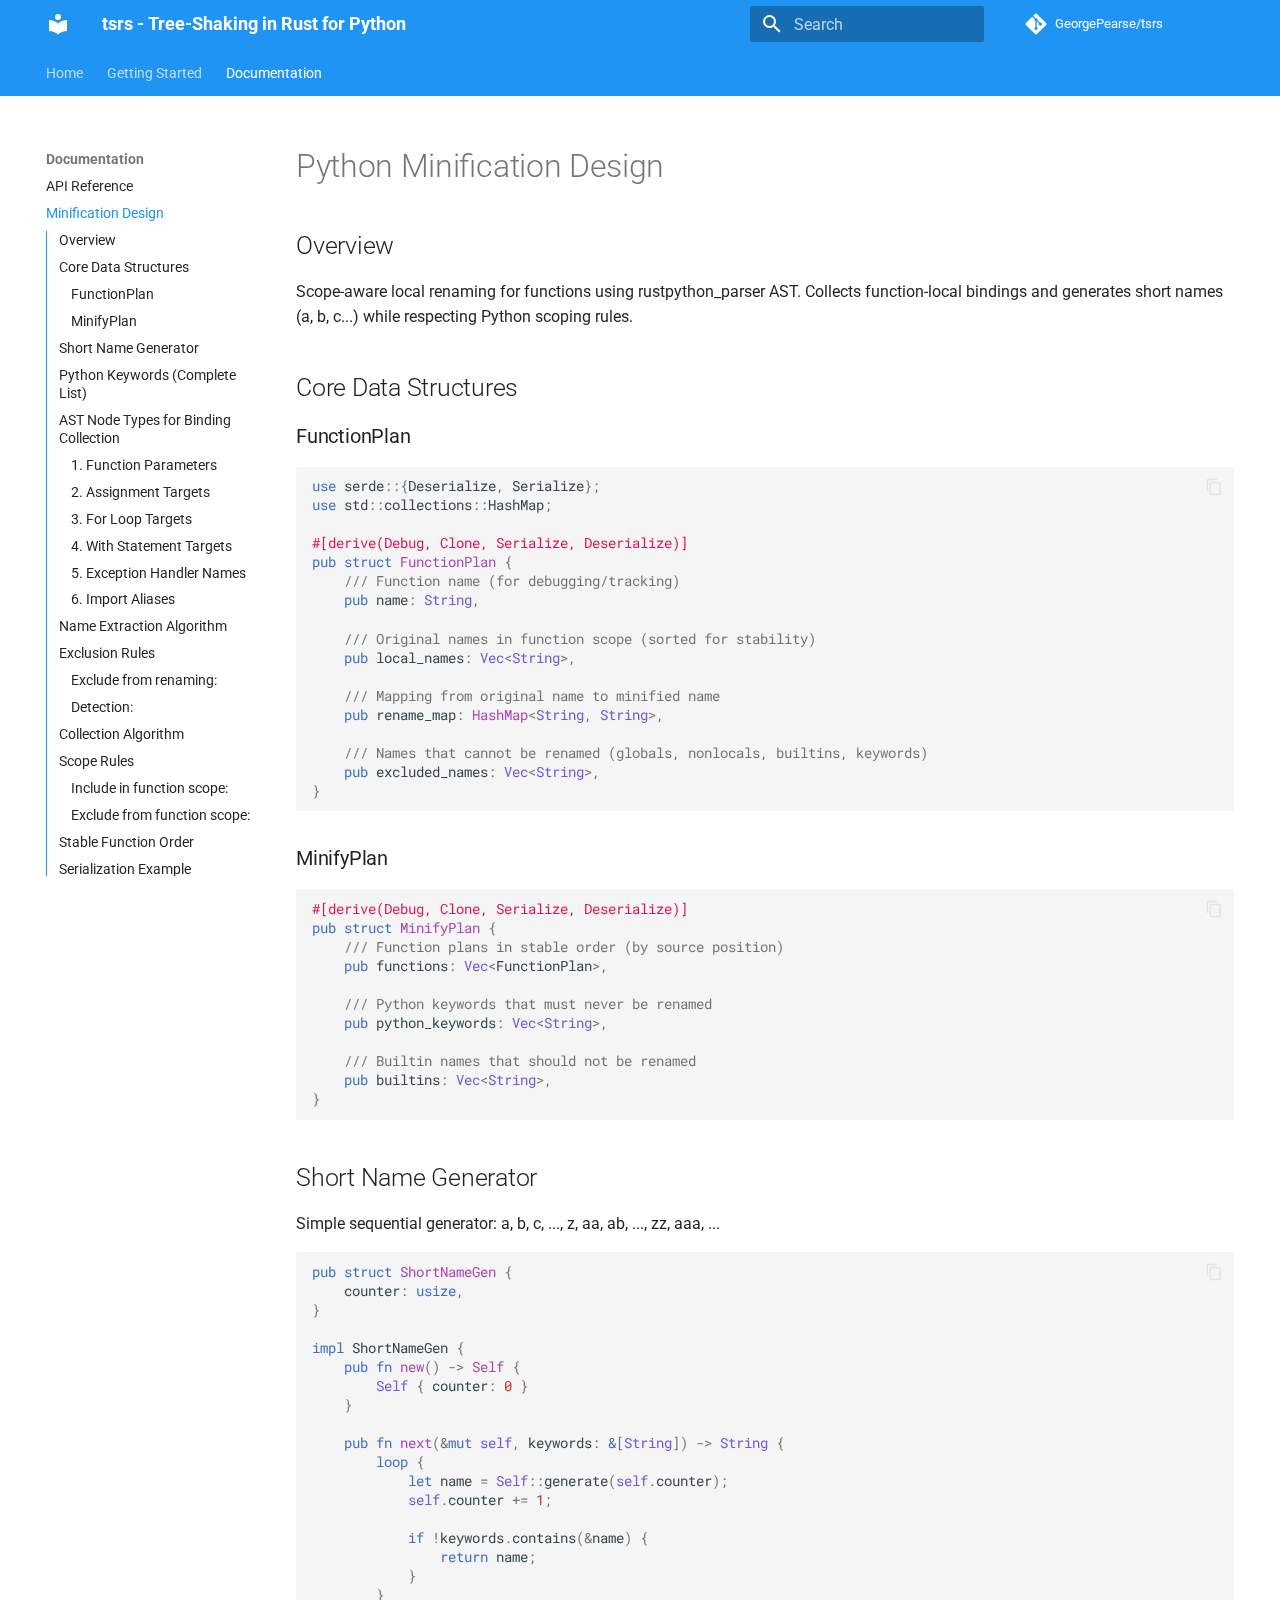
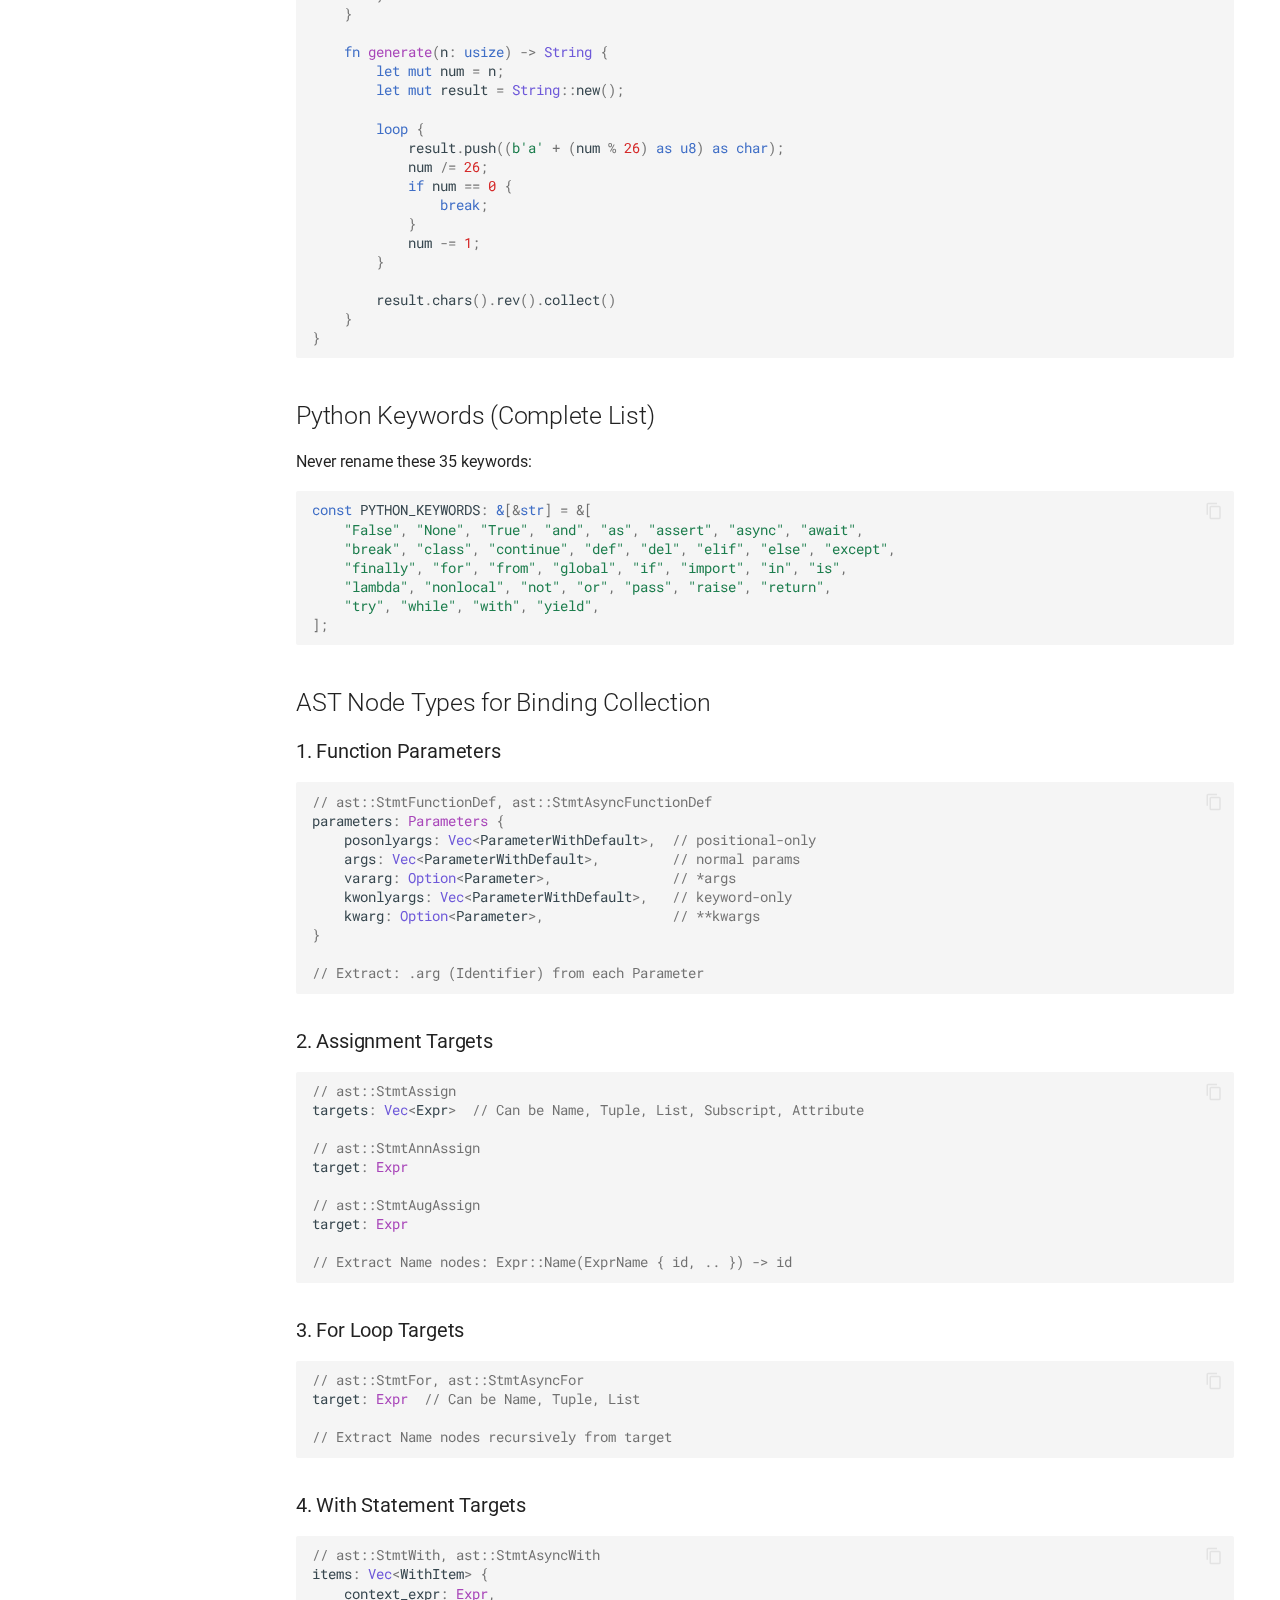
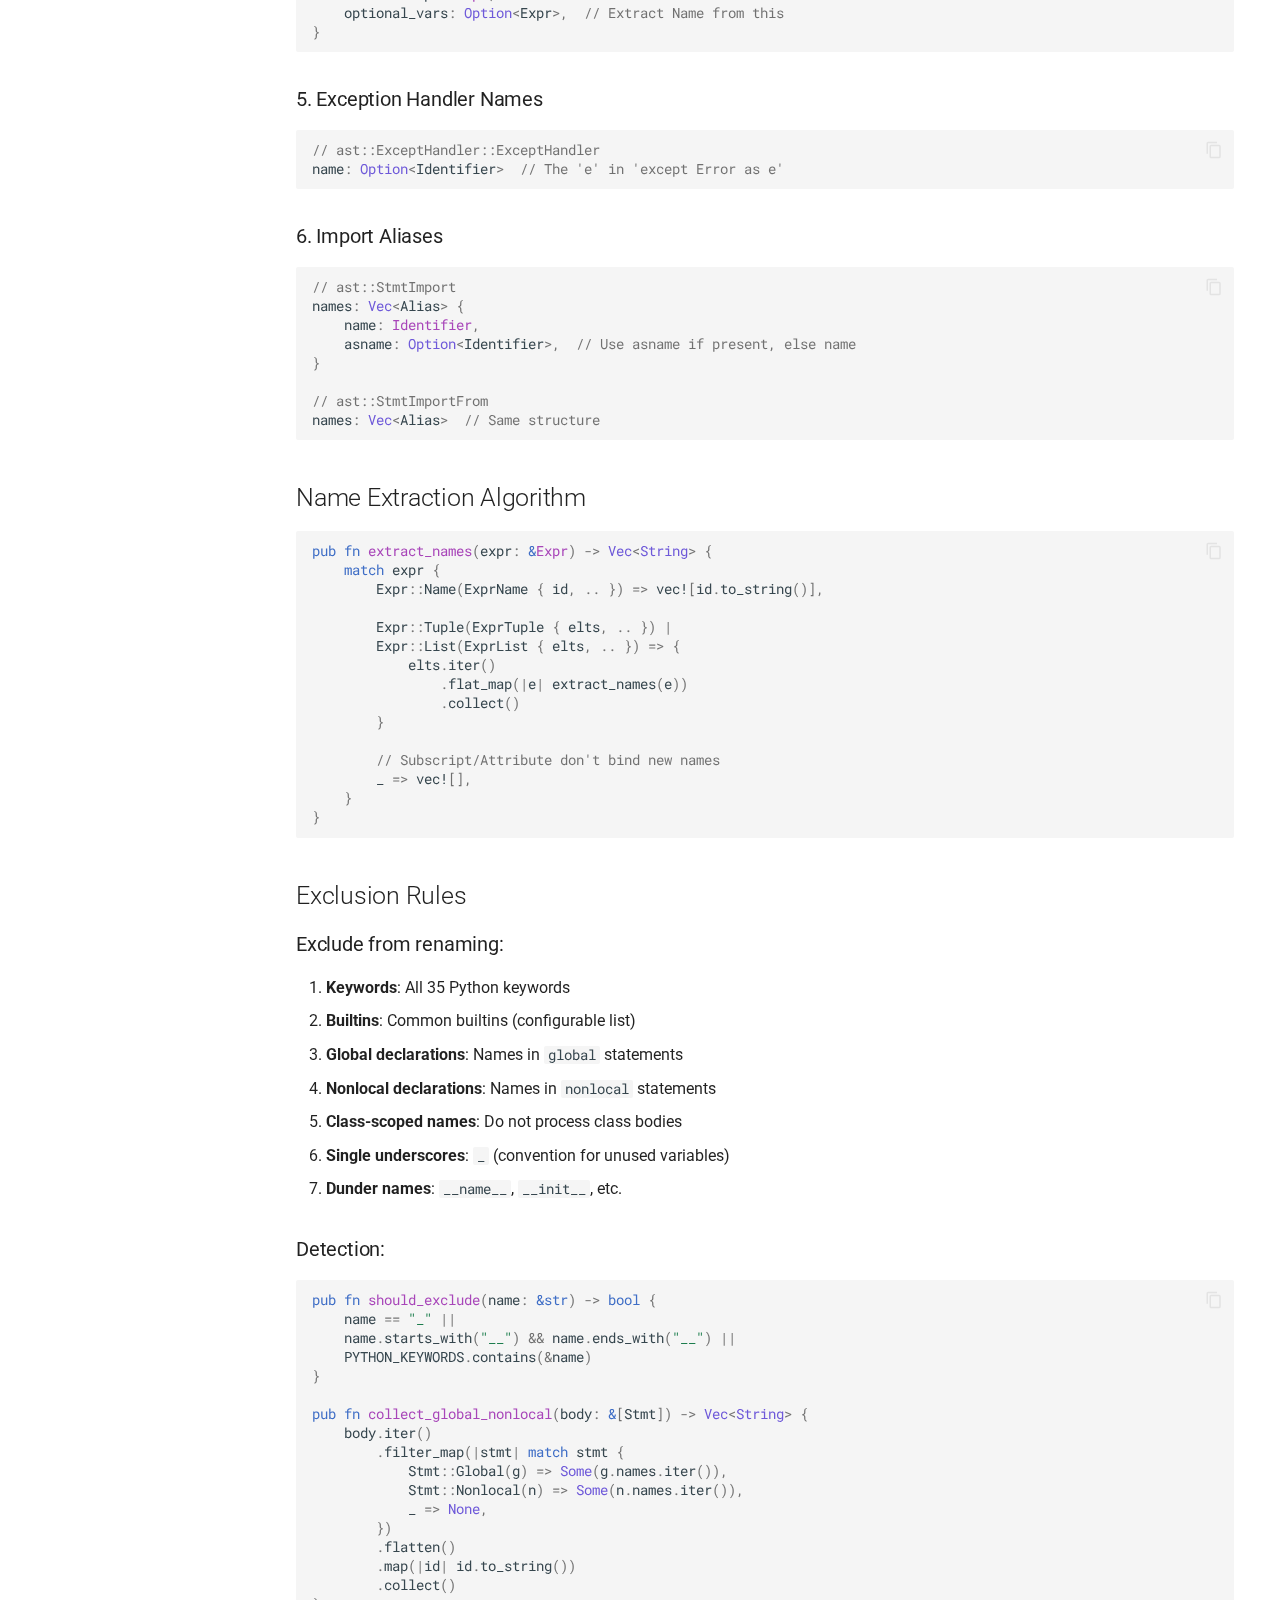
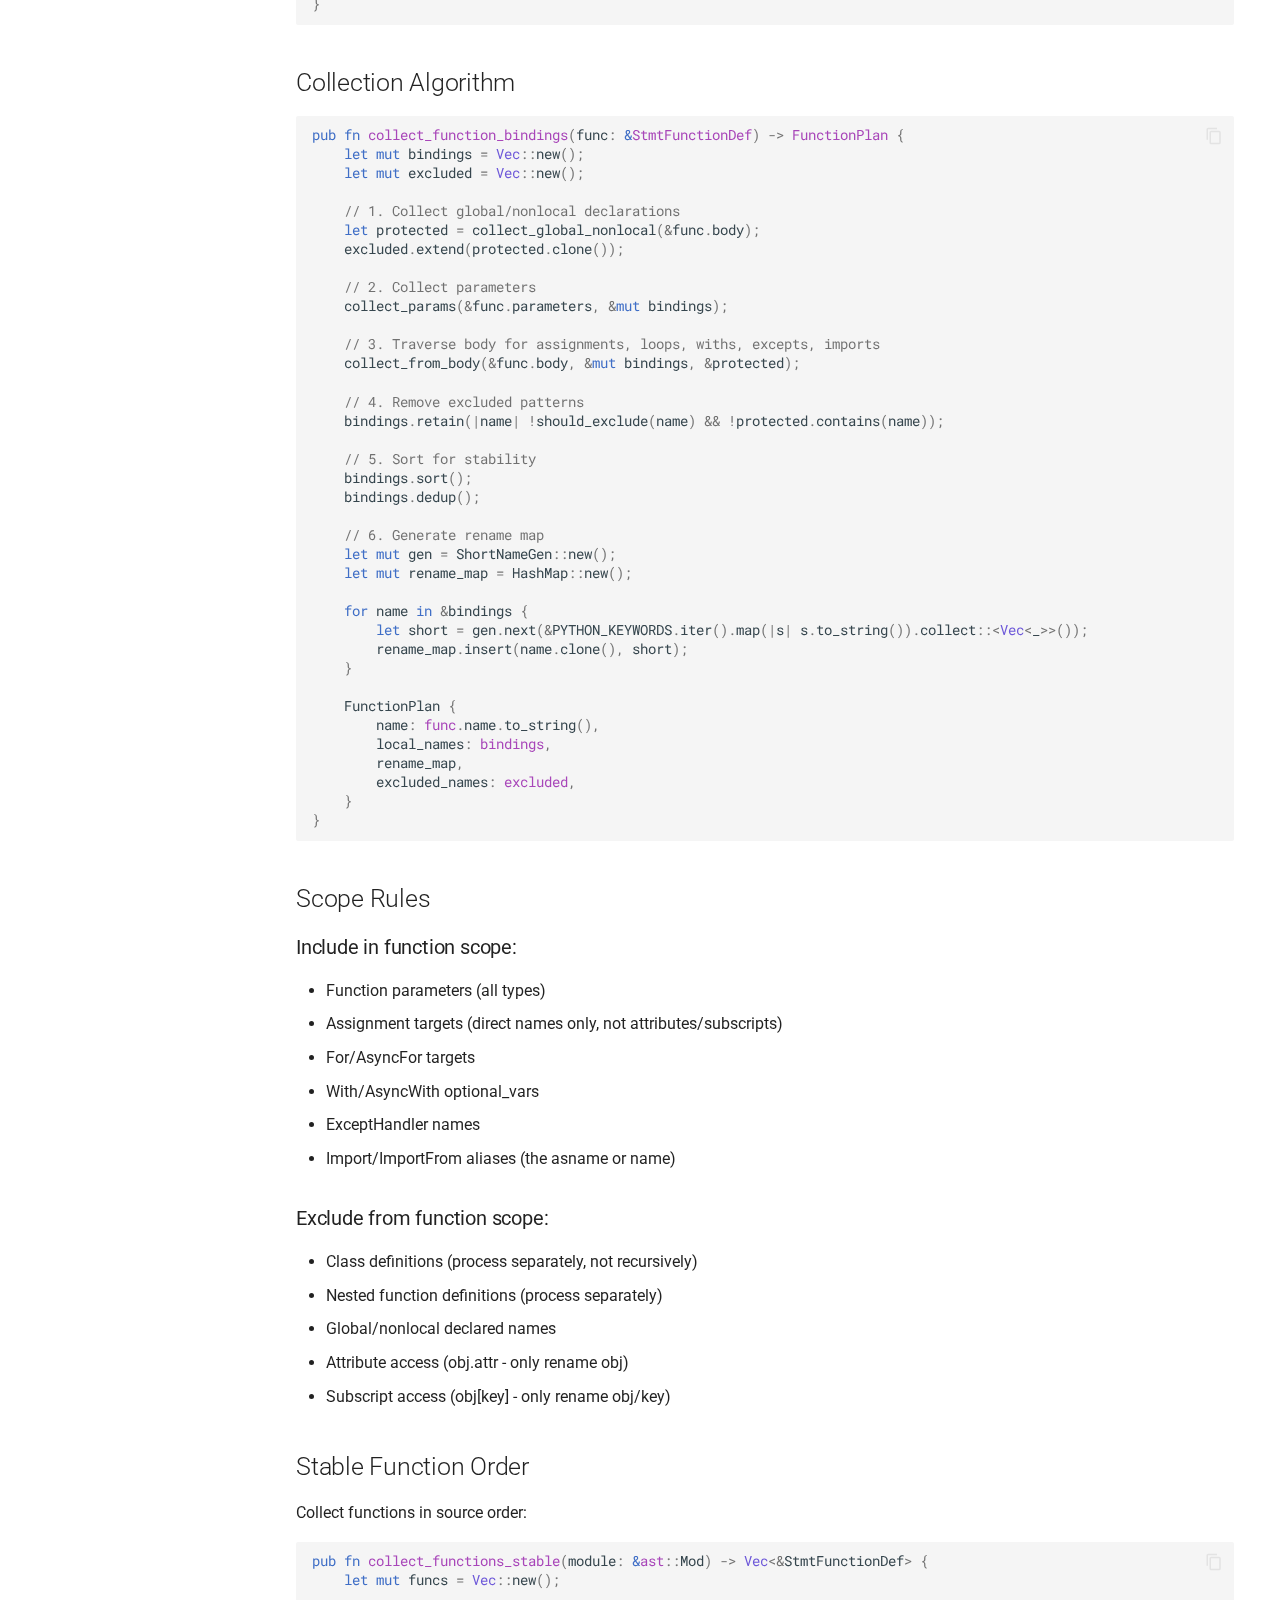
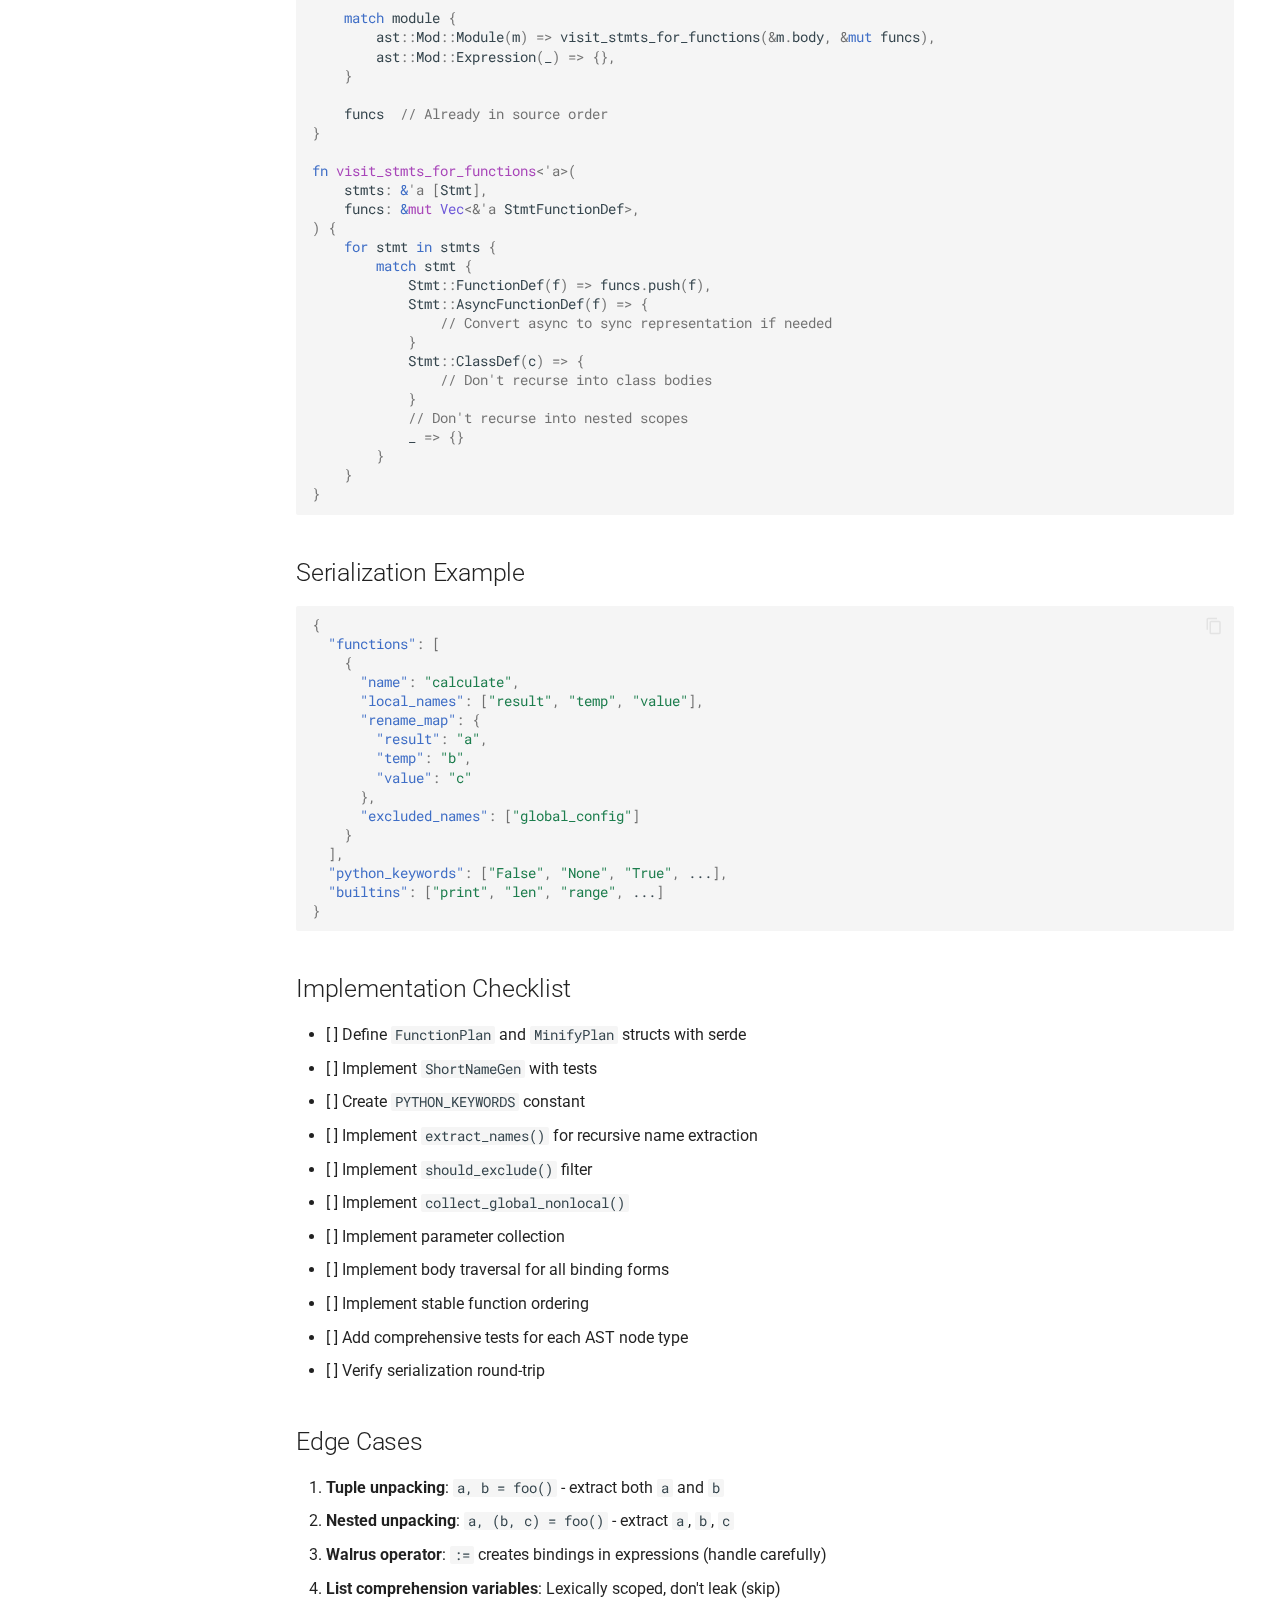
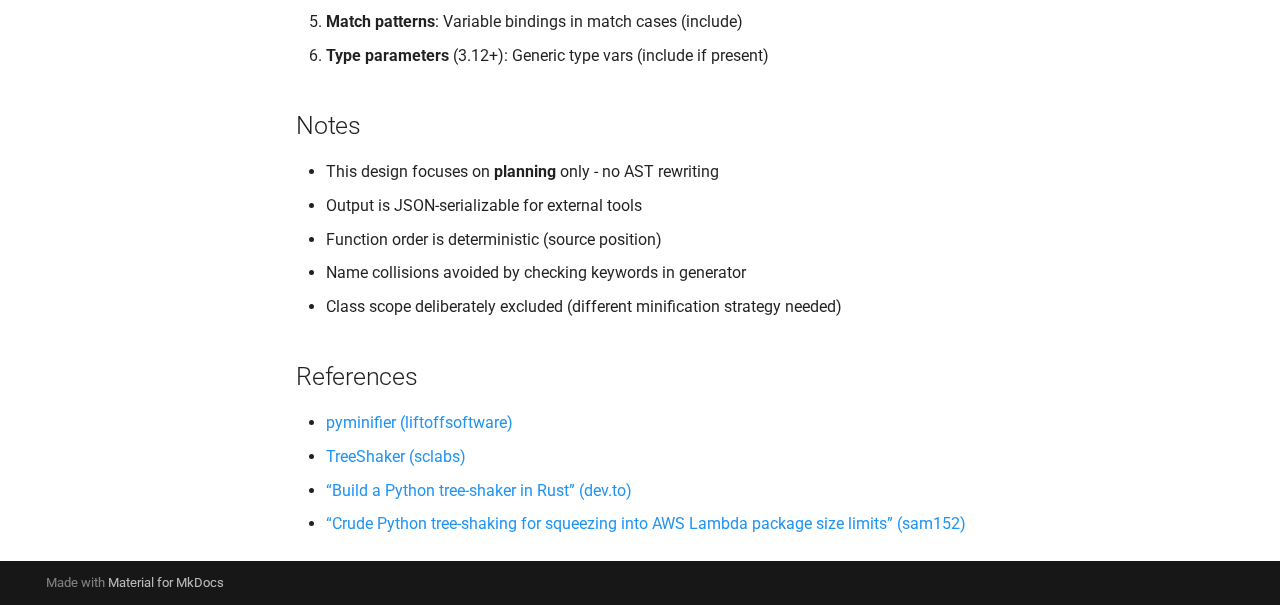
<file: site/MINIFY_DESIGN/index.html>
<!doctype html>
<html lang="en" class="no-js">
  <head>
    
      <meta charset="utf-8">
      <meta name="viewport" content="width=device-width,initial-scale=1">
      
        <meta name="description" content="Remove unused dependencies and code from Python virtual environments">
      
      
      
        <link rel="canonical" href="https://georgepearse.github.io/tsrs/MINIFY_DESIGN/">
      
      
        <link rel="prev" href="../API/">
      
      
        <link rel="next" href="../TEST_REPOS_SUMMARY/">
      
      
      <link rel="icon" href="../assets/images/favicon.png">
      <meta name="generator" content="mkdocs-1.6.1, mkdocs-material-9.5.46">
    
    
      
        <title>Minification Design - tsrs - Tree-Shaking in Rust for Python</title>
      
    
    
      <link rel="stylesheet" href="../assets/stylesheets/main.6f8fc17f.min.css">
      
        
        <link rel="stylesheet" href="../assets/stylesheets/palette.06af60db.min.css">
      
      


    
    
      
    
    
      
        
        
        <link rel="preconnect" href="https://fonts.gstatic.com" crossorigin>
        <link rel="stylesheet" href="https://fonts.googleapis.com/css?family=Roboto:300,300i,400,400i,700,700i%7CRoboto+Mono:400,400i,700,700i&display=fallback">
        <style>:root{--md-text-font:"Roboto";--md-code-font:"Roboto Mono"}</style>
      
    
    
    <script>__md_scope=new URL("..",location),__md_hash=e=>[...e].reduce(((e,_)=>(e<<5)-e+_.charCodeAt(0)),0),__md_get=(e,_=localStorage,t=__md_scope)=>JSON.parse(_.getItem(t.pathname+"."+e)),__md_set=(e,_,t=localStorage,a=__md_scope)=>{try{t.setItem(a.pathname+"."+e,JSON.stringify(_))}catch(e){}}</script>
    
      

    
    
    
  </head>
  
  
    
    
      
    
    
    
    
    <body dir="ltr" data-md-color-scheme="default" data-md-color-primary="blue" data-md-color-accent="light-blue">
  
    
    <input class="md-toggle" data-md-toggle="drawer" type="checkbox" id="__drawer" autocomplete="off">
    <input class="md-toggle" data-md-toggle="search" type="checkbox" id="__search" autocomplete="off">
    <label class="md-overlay" for="__drawer"></label>
    <div data-md-component="skip">
      
        
        <a href="#python-minification-design" class="md-skip">
          Skip to content
        </a>
      
    </div>
    <div data-md-component="announce">
      
    </div>
    
    
      

<header class="md-header" data-md-component="header">
  <nav class="md-header__inner md-grid" aria-label="Header">
    <a href=".." title="tsrs - Tree-Shaking in Rust for Python" class="md-header__button md-logo" aria-label="tsrs - Tree-Shaking in Rust for Python" data-md-component="logo">
      
  
  <svg xmlns="http://www.w3.org/2000/svg" viewBox="0 0 24 24"><path d="M12 8a3 3 0 0 0 3-3 3 3 0 0 0-3-3 3 3 0 0 0-3 3 3 3 0 0 0 3 3m0 3.54C9.64 9.35 6.5 8 3 8v11c3.5 0 6.64 1.35 9 3.54 2.36-2.19 5.5-3.54 9-3.54V8c-3.5 0-6.64 1.35-9 3.54"/></svg>

    </a>
    <label class="md-header__button md-icon" for="__drawer">
      
      <svg xmlns="http://www.w3.org/2000/svg" viewBox="0 0 24 24"><path d="M3 6h18v2H3zm0 5h18v2H3zm0 5h18v2H3z"/></svg>
    </label>
    <div class="md-header__title" data-md-component="header-title">
      <div class="md-header__ellipsis">
        <div class="md-header__topic">
          <span class="md-ellipsis">
            tsrs - Tree-Shaking in Rust for Python
          </span>
        </div>
        <div class="md-header__topic" data-md-component="header-topic">
          <span class="md-ellipsis">
            
              Minification Design
            
          </span>
        </div>
      </div>
    </div>
    
      
        <form class="md-header__option" data-md-component="palette">
  
    
    
    
    <input class="md-option" data-md-color-media="" data-md-color-scheme="default" data-md-color-primary="blue" data-md-color-accent="light-blue"  aria-hidden="true"  type="radio" name="__palette" id="__palette_0">
    
  
</form>
      
    
    
      <script>var palette=__md_get("__palette");if(palette&&palette.color){if("(prefers-color-scheme)"===palette.color.media){var media=matchMedia("(prefers-color-scheme: light)"),input=document.querySelector(media.matches?"[data-md-color-media='(prefers-color-scheme: light)']":"[data-md-color-media='(prefers-color-scheme: dark)']");palette.color.media=input.getAttribute("data-md-color-media"),palette.color.scheme=input.getAttribute("data-md-color-scheme"),palette.color.primary=input.getAttribute("data-md-color-primary"),palette.color.accent=input.getAttribute("data-md-color-accent")}for(var[key,value]of Object.entries(palette.color))document.body.setAttribute("data-md-color-"+key,value)}</script>
    
    
    
      <label class="md-header__button md-icon" for="__search">
        
        <svg xmlns="http://www.w3.org/2000/svg" viewBox="0 0 24 24"><path d="M9.5 3A6.5 6.5 0 0 1 16 9.5c0 1.61-.59 3.09-1.56 4.23l.27.27h.79l5 5-1.5 1.5-5-5v-.79l-.27-.27A6.52 6.52 0 0 1 9.5 16 6.5 6.5 0 0 1 3 9.5 6.5 6.5 0 0 1 9.5 3m0 2C7 5 5 7 5 9.5S7 14 9.5 14 14 12 14 9.5 12 5 9.5 5"/></svg>
      </label>
      <div class="md-search" data-md-component="search" role="dialog">
  <label class="md-search__overlay" for="__search"></label>
  <div class="md-search__inner" role="search">
    <form class="md-search__form" name="search">
      <input type="text" class="md-search__input" name="query" aria-label="Search" placeholder="Search" autocapitalize="off" autocorrect="off" autocomplete="off" spellcheck="false" data-md-component="search-query" required>
      <label class="md-search__icon md-icon" for="__search">
        
        <svg xmlns="http://www.w3.org/2000/svg" viewBox="0 0 24 24"><path d="M9.5 3A6.5 6.5 0 0 1 16 9.5c0 1.61-.59 3.09-1.56 4.23l.27.27h.79l5 5-1.5 1.5-5-5v-.79l-.27-.27A6.52 6.52 0 0 1 9.5 16 6.5 6.5 0 0 1 3 9.5 6.5 6.5 0 0 1 9.5 3m0 2C7 5 5 7 5 9.5S7 14 9.5 14 14 12 14 9.5 12 5 9.5 5"/></svg>
        
        <svg xmlns="http://www.w3.org/2000/svg" viewBox="0 0 24 24"><path d="M20 11v2H8l5.5 5.5-1.42 1.42L4.16 12l7.92-7.92L13.5 5.5 8 11z"/></svg>
      </label>
      <nav class="md-search__options" aria-label="Search">
        
        <button type="reset" class="md-search__icon md-icon" title="Clear" aria-label="Clear" tabindex="-1">
          
          <svg xmlns="http://www.w3.org/2000/svg" viewBox="0 0 24 24"><path d="M19 6.41 17.59 5 12 10.59 6.41 5 5 6.41 10.59 12 5 17.59 6.41 19 12 13.41 17.59 19 19 17.59 13.41 12z"/></svg>
        </button>
      </nav>
      
    </form>
    <div class="md-search__output">
      <div class="md-search__scrollwrap" tabindex="0" data-md-scrollfix>
        <div class="md-search-result" data-md-component="search-result">
          <div class="md-search-result__meta">
            Initializing search
          </div>
          <ol class="md-search-result__list" role="presentation"></ol>
        </div>
      </div>
    </div>
  </div>
</div>
    
    
      <div class="md-header__source">
        <a href="https://github.com/GeorgePearse/tsrs" title="Go to repository" class="md-source" data-md-component="source">
  <div class="md-source__icon md-icon">
    
    <svg xmlns="http://www.w3.org/2000/svg" viewBox="0 0 448 512"><!--! Font Awesome Free 6.7.1 by @fontawesome - https://fontawesome.com License - https://fontawesome.com/license/free (Icons: CC BY 4.0, Fonts: SIL OFL 1.1, Code: MIT License) Copyright 2024 Fonticons, Inc.--><path d="M439.55 236.05 244 40.45a28.87 28.87 0 0 0-40.81 0l-40.66 40.63 51.52 51.52c27.06-9.14 52.68 16.77 43.39 43.68l49.66 49.66c34.23-11.8 61.18 31 35.47 56.69-26.49 26.49-70.21-2.87-56-37.34L240.22 199v121.85c25.3 12.54 22.26 41.85 9.08 55a34.34 34.34 0 0 1-48.55 0c-17.57-17.6-11.07-46.91 11.25-56v-123c-20.8-8.51-24.6-30.74-18.64-45L142.57 101 8.45 235.14a28.86 28.86 0 0 0 0 40.81l195.61 195.6a28.86 28.86 0 0 0 40.8 0l194.69-194.69a28.86 28.86 0 0 0 0-40.81"/></svg>
  </div>
  <div class="md-source__repository">
    GeorgePearse/tsrs
  </div>
</a>
      </div>
    
  </nav>
  
</header>
    
    <div class="md-container" data-md-component="container">
      
      
        
          
            
<nav class="md-tabs" aria-label="Tabs" data-md-component="tabs">
  <div class="md-grid">
    <ul class="md-tabs__list">
      
        
  
  
  
    <li class="md-tabs__item">
      <a href=".." class="md-tabs__link">
        
  
    
  
  Home

      </a>
    </li>
  

      
        
  
  
  
    
    
      <li class="md-tabs__item">
        <a href="../CONTRIBUTING/" class="md-tabs__link">
          
  
  Getting Started

        </a>
      </li>
    
  

      
        
  
  
    
  
  
    
    
      <li class="md-tabs__item md-tabs__item--active">
        <a href="../API/" class="md-tabs__link">
          
  
  Documentation

        </a>
      </li>
    
  

      
    </ul>
  </div>
</nav>
          
        
      
      <main class="md-main" data-md-component="main">
        <div class="md-main__inner md-grid">
          
            
              
              <div class="md-sidebar md-sidebar--primary" data-md-component="sidebar" data-md-type="navigation" >
                <div class="md-sidebar__scrollwrap">
                  <div class="md-sidebar__inner">
                    


  


  

<nav class="md-nav md-nav--primary md-nav--lifted md-nav--integrated" aria-label="Navigation" data-md-level="0">
  <label class="md-nav__title" for="__drawer">
    <a href=".." title="tsrs - Tree-Shaking in Rust for Python" class="md-nav__button md-logo" aria-label="tsrs - Tree-Shaking in Rust for Python" data-md-component="logo">
      
  
  <svg xmlns="http://www.w3.org/2000/svg" viewBox="0 0 24 24"><path d="M12 8a3 3 0 0 0 3-3 3 3 0 0 0-3-3 3 3 0 0 0-3 3 3 3 0 0 0 3 3m0 3.54C9.64 9.35 6.5 8 3 8v11c3.5 0 6.64 1.35 9 3.54 2.36-2.19 5.5-3.54 9-3.54V8c-3.5 0-6.64 1.35-9 3.54"/></svg>

    </a>
    tsrs - Tree-Shaking in Rust for Python
  </label>
  
    <div class="md-nav__source">
      <a href="https://github.com/GeorgePearse/tsrs" title="Go to repository" class="md-source" data-md-component="source">
  <div class="md-source__icon md-icon">
    
    <svg xmlns="http://www.w3.org/2000/svg" viewBox="0 0 448 512"><!--! Font Awesome Free 6.7.1 by @fontawesome - https://fontawesome.com License - https://fontawesome.com/license/free (Icons: CC BY 4.0, Fonts: SIL OFL 1.1, Code: MIT License) Copyright 2024 Fonticons, Inc.--><path d="M439.55 236.05 244 40.45a28.87 28.87 0 0 0-40.81 0l-40.66 40.63 51.52 51.52c27.06-9.14 52.68 16.77 43.39 43.68l49.66 49.66c34.23-11.8 61.18 31 35.47 56.69-26.49 26.49-70.21-2.87-56-37.34L240.22 199v121.85c25.3 12.54 22.26 41.85 9.08 55a34.34 34.34 0 0 1-48.55 0c-17.57-17.6-11.07-46.91 11.25-56v-123c-20.8-8.51-24.6-30.74-18.64-45L142.57 101 8.45 235.14a28.86 28.86 0 0 0 0 40.81l195.61 195.6a28.86 28.86 0 0 0 40.8 0l194.69-194.69a28.86 28.86 0 0 0 0-40.81"/></svg>
  </div>
  <div class="md-source__repository">
    GeorgePearse/tsrs
  </div>
</a>
    </div>
  
  <ul class="md-nav__list" data-md-scrollfix>
    
      
      
  
  
  
  
    <li class="md-nav__item">
      <a href=".." class="md-nav__link">
        
  
  <span class="md-ellipsis">
    Home
  </span>
  

      </a>
    </li>
  

    
      
      
  
  
  
  
    
    
    
      
      
    
    
    <li class="md-nav__item md-nav__item--nested">
      
        
        
        <input class="md-nav__toggle md-toggle " type="checkbox" id="__nav_2" >
        
          
          <label class="md-nav__link" for="__nav_2" id="__nav_2_label" tabindex="0">
            
  
  <span class="md-ellipsis">
    Getting Started
  </span>
  

            <span class="md-nav__icon md-icon"></span>
          </label>
        
        <nav class="md-nav" data-md-level="1" aria-labelledby="__nav_2_label" aria-expanded="false">
          <label class="md-nav__title" for="__nav_2">
            <span class="md-nav__icon md-icon"></span>
            Getting Started
          </label>
          <ul class="md-nav__list" data-md-scrollfix>
            
              
                
  
  
  
  
    <li class="md-nav__item">
      <a href="../CONTRIBUTING/" class="md-nav__link">
        
  
  <span class="md-ellipsis">
    Contributing
  </span>
  

      </a>
    </li>
  

              
            
              
                
  
  
  
  
    <li class="md-nav__item">
      <a href="../TESTING/" class="md-nav__link">
        
  
  <span class="md-ellipsis">
    Testing
  </span>
  

      </a>
    </li>
  

              
            
          </ul>
        </nav>
      
    </li>
  

    
      
      
  
  
    
  
  
  
    
    
    
      
        
        
      
      
    
    
    <li class="md-nav__item md-nav__item--active md-nav__item--section md-nav__item--nested">
      
        
        
        <input class="md-nav__toggle md-toggle " type="checkbox" id="__nav_3" checked>
        
          
          <label class="md-nav__link" for="__nav_3" id="__nav_3_label" tabindex="">
            
  
  <span class="md-ellipsis">
    Documentation
  </span>
  

            <span class="md-nav__icon md-icon"></span>
          </label>
        
        <nav class="md-nav" data-md-level="1" aria-labelledby="__nav_3_label" aria-expanded="true">
          <label class="md-nav__title" for="__nav_3">
            <span class="md-nav__icon md-icon"></span>
            Documentation
          </label>
          <ul class="md-nav__list" data-md-scrollfix>
            
              
                
  
  
  
  
    <li class="md-nav__item">
      <a href="../API/" class="md-nav__link">
        
  
  <span class="md-ellipsis">
    API Reference
  </span>
  

      </a>
    </li>
  

              
            
              
                
  
  
    
  
  
  
    <li class="md-nav__item md-nav__item--active">
      
      <input class="md-nav__toggle md-toggle" type="checkbox" id="__toc">
      
      
        
      
      
        <label class="md-nav__link md-nav__link--active" for="__toc">
          
  
  <span class="md-ellipsis">
    Minification Design
  </span>
  

          <span class="md-nav__icon md-icon"></span>
        </label>
      
      <a href="./" class="md-nav__link md-nav__link--active">
        
  
  <span class="md-ellipsis">
    Minification Design
  </span>
  

      </a>
      
        

<nav class="md-nav md-nav--secondary" aria-label="Table of contents">
  
  
  
    
  
  
    <label class="md-nav__title" for="__toc">
      <span class="md-nav__icon md-icon"></span>
      Table of contents
    </label>
    <ul class="md-nav__list" data-md-component="toc" data-md-scrollfix>
      
        <li class="md-nav__item">
  <a href="#overview" class="md-nav__link">
    <span class="md-ellipsis">
      Overview
    </span>
  </a>
  
</li>
      
        <li class="md-nav__item">
  <a href="#core-data-structures" class="md-nav__link">
    <span class="md-ellipsis">
      Core Data Structures
    </span>
  </a>
  
    <nav class="md-nav" aria-label="Core Data Structures">
      <ul class="md-nav__list">
        
          <li class="md-nav__item">
  <a href="#functionplan" class="md-nav__link">
    <span class="md-ellipsis">
      FunctionPlan
    </span>
  </a>
  
</li>
        
          <li class="md-nav__item">
  <a href="#minifyplan" class="md-nav__link">
    <span class="md-ellipsis">
      MinifyPlan
    </span>
  </a>
  
</li>
        
      </ul>
    </nav>
  
</li>
      
        <li class="md-nav__item">
  <a href="#short-name-generator" class="md-nav__link">
    <span class="md-ellipsis">
      Short Name Generator
    </span>
  </a>
  
</li>
      
        <li class="md-nav__item">
  <a href="#python-keywords-complete-list" class="md-nav__link">
    <span class="md-ellipsis">
      Python Keywords (Complete List)
    </span>
  </a>
  
</li>
      
        <li class="md-nav__item">
  <a href="#ast-node-types-for-binding-collection" class="md-nav__link">
    <span class="md-ellipsis">
      AST Node Types for Binding Collection
    </span>
  </a>
  
    <nav class="md-nav" aria-label="AST Node Types for Binding Collection">
      <ul class="md-nav__list">
        
          <li class="md-nav__item">
  <a href="#1-function-parameters" class="md-nav__link">
    <span class="md-ellipsis">
      1. Function Parameters
    </span>
  </a>
  
</li>
        
          <li class="md-nav__item">
  <a href="#2-assignment-targets" class="md-nav__link">
    <span class="md-ellipsis">
      2. Assignment Targets
    </span>
  </a>
  
</li>
        
          <li class="md-nav__item">
  <a href="#3-for-loop-targets" class="md-nav__link">
    <span class="md-ellipsis">
      3. For Loop Targets
    </span>
  </a>
  
</li>
        
          <li class="md-nav__item">
  <a href="#4-with-statement-targets" class="md-nav__link">
    <span class="md-ellipsis">
      4. With Statement Targets
    </span>
  </a>
  
</li>
        
          <li class="md-nav__item">
  <a href="#5-exception-handler-names" class="md-nav__link">
    <span class="md-ellipsis">
      5. Exception Handler Names
    </span>
  </a>
  
</li>
        
          <li class="md-nav__item">
  <a href="#6-import-aliases" class="md-nav__link">
    <span class="md-ellipsis">
      6. Import Aliases
    </span>
  </a>
  
</li>
        
      </ul>
    </nav>
  
</li>
      
        <li class="md-nav__item">
  <a href="#name-extraction-algorithm" class="md-nav__link">
    <span class="md-ellipsis">
      Name Extraction Algorithm
    </span>
  </a>
  
</li>
      
        <li class="md-nav__item">
  <a href="#exclusion-rules" class="md-nav__link">
    <span class="md-ellipsis">
      Exclusion Rules
    </span>
  </a>
  
    <nav class="md-nav" aria-label="Exclusion Rules">
      <ul class="md-nav__list">
        
          <li class="md-nav__item">
  <a href="#exclude-from-renaming" class="md-nav__link">
    <span class="md-ellipsis">
      Exclude from renaming:
    </span>
  </a>
  
</li>
        
          <li class="md-nav__item">
  <a href="#detection" class="md-nav__link">
    <span class="md-ellipsis">
      Detection:
    </span>
  </a>
  
</li>
        
      </ul>
    </nav>
  
</li>
      
        <li class="md-nav__item">
  <a href="#collection-algorithm" class="md-nav__link">
    <span class="md-ellipsis">
      Collection Algorithm
    </span>
  </a>
  
</li>
      
        <li class="md-nav__item">
  <a href="#scope-rules" class="md-nav__link">
    <span class="md-ellipsis">
      Scope Rules
    </span>
  </a>
  
    <nav class="md-nav" aria-label="Scope Rules">
      <ul class="md-nav__list">
        
          <li class="md-nav__item">
  <a href="#include-in-function-scope" class="md-nav__link">
    <span class="md-ellipsis">
      Include in function scope:
    </span>
  </a>
  
</li>
        
          <li class="md-nav__item">
  <a href="#exclude-from-function-scope" class="md-nav__link">
    <span class="md-ellipsis">
      Exclude from function scope:
    </span>
  </a>
  
</li>
        
      </ul>
    </nav>
  
</li>
      
        <li class="md-nav__item">
  <a href="#stable-function-order" class="md-nav__link">
    <span class="md-ellipsis">
      Stable Function Order
    </span>
  </a>
  
</li>
      
        <li class="md-nav__item">
  <a href="#serialization-example" class="md-nav__link">
    <span class="md-ellipsis">
      Serialization Example
    </span>
  </a>
  
</li>
      
        <li class="md-nav__item">
  <a href="#implementation-checklist" class="md-nav__link">
    <span class="md-ellipsis">
      Implementation Checklist
    </span>
  </a>
  
</li>
      
        <li class="md-nav__item">
  <a href="#edge-cases" class="md-nav__link">
    <span class="md-ellipsis">
      Edge Cases
    </span>
  </a>
  
</li>
      
        <li class="md-nav__item">
  <a href="#notes" class="md-nav__link">
    <span class="md-ellipsis">
      Notes
    </span>
  </a>
  
</li>
      
        <li class="md-nav__item">
  <a href="#references" class="md-nav__link">
    <span class="md-ellipsis">
      References
    </span>
  </a>
  
</li>
      
    </ul>
  
</nav>
      
    </li>
  

              
            
              
                
  
  
  
  
    <li class="md-nav__item">
      <a href="../TEST_REPOS_SUMMARY/" class="md-nav__link">
        
  
  <span class="md-ellipsis">
    Test Repositories
  </span>
  

      </a>
    </li>
  

              
            
          </ul>
        </nav>
      
    </li>
  

    
  </ul>
</nav>
                  </div>
                </div>
              </div>
            
            
          
          
            <div class="md-content" data-md-component="content">
              <article class="md-content__inner md-typeset">
                
                  

  
  


<h1 id="python-minification-design">Python Minification Design<a class="headerlink" href="#python-minification-design" title="Permanent link">&para;</a></h1>
<h2 id="overview">Overview<a class="headerlink" href="#overview" title="Permanent link">&para;</a></h2>
<p>Scope-aware local renaming for functions using rustpython_parser AST. Collects function-local bindings and generates short names (a, b, c...) while respecting Python scoping rules.</p>
<h2 id="core-data-structures">Core Data Structures<a class="headerlink" href="#core-data-structures" title="Permanent link">&para;</a></h2>
<h3 id="functionplan">FunctionPlan<a class="headerlink" href="#functionplan" title="Permanent link">&para;</a></h3>
<div class="highlight"><pre><span></span><code><span class="k">use</span><span class="w"> </span><span class="n">serde</span><span class="p">::{</span><span class="n">Deserialize</span><span class="p">,</span><span class="w"> </span><span class="n">Serialize</span><span class="p">};</span>
<span class="k">use</span><span class="w"> </span><span class="n">std</span><span class="p">::</span><span class="n">collections</span><span class="p">::</span><span class="n">HashMap</span><span class="p">;</span>

<span class="cp">#[derive(Debug, Clone, Serialize, Deserialize)]</span>
<span class="k">pub</span><span class="w"> </span><span class="k">struct</span><span class="w"> </span><span class="nc">FunctionPlan</span><span class="w"> </span><span class="p">{</span>
<span class="w">    </span><span class="sd">/// Function name (for debugging/tracking)</span>
<span class="w">    </span><span class="k">pub</span><span class="w"> </span><span class="n">name</span><span class="p">:</span><span class="w"> </span><span class="nb">String</span><span class="p">,</span>

<span class="w">    </span><span class="sd">/// Original names in function scope (sorted for stability)</span>
<span class="w">    </span><span class="k">pub</span><span class="w"> </span><span class="n">local_names</span><span class="p">:</span><span class="w"> </span><span class="nb">Vec</span><span class="o">&lt;</span><span class="nb">String</span><span class="o">&gt;</span><span class="p">,</span>

<span class="w">    </span><span class="sd">/// Mapping from original name to minified name</span>
<span class="w">    </span><span class="k">pub</span><span class="w"> </span><span class="n">rename_map</span><span class="p">:</span><span class="w"> </span><span class="nc">HashMap</span><span class="o">&lt;</span><span class="nb">String</span><span class="p">,</span><span class="w"> </span><span class="nb">String</span><span class="o">&gt;</span><span class="p">,</span>

<span class="w">    </span><span class="sd">/// Names that cannot be renamed (globals, nonlocals, builtins, keywords)</span>
<span class="w">    </span><span class="k">pub</span><span class="w"> </span><span class="n">excluded_names</span><span class="p">:</span><span class="w"> </span><span class="nb">Vec</span><span class="o">&lt;</span><span class="nb">String</span><span class="o">&gt;</span><span class="p">,</span>
<span class="p">}</span>
</code></pre></div>
<h3 id="minifyplan">MinifyPlan<a class="headerlink" href="#minifyplan" title="Permanent link">&para;</a></h3>
<div class="highlight"><pre><span></span><code><span class="cp">#[derive(Debug, Clone, Serialize, Deserialize)]</span>
<span class="k">pub</span><span class="w"> </span><span class="k">struct</span><span class="w"> </span><span class="nc">MinifyPlan</span><span class="w"> </span><span class="p">{</span>
<span class="w">    </span><span class="sd">/// Function plans in stable order (by source position)</span>
<span class="w">    </span><span class="k">pub</span><span class="w"> </span><span class="n">functions</span><span class="p">:</span><span class="w"> </span><span class="nb">Vec</span><span class="o">&lt;</span><span class="n">FunctionPlan</span><span class="o">&gt;</span><span class="p">,</span>

<span class="w">    </span><span class="sd">/// Python keywords that must never be renamed</span>
<span class="w">    </span><span class="k">pub</span><span class="w"> </span><span class="n">python_keywords</span><span class="p">:</span><span class="w"> </span><span class="nb">Vec</span><span class="o">&lt;</span><span class="nb">String</span><span class="o">&gt;</span><span class="p">,</span>

<span class="w">    </span><span class="sd">/// Builtin names that should not be renamed</span>
<span class="w">    </span><span class="k">pub</span><span class="w"> </span><span class="n">builtins</span><span class="p">:</span><span class="w"> </span><span class="nb">Vec</span><span class="o">&lt;</span><span class="nb">String</span><span class="o">&gt;</span><span class="p">,</span>
<span class="p">}</span>
</code></pre></div>
<h2 id="short-name-generator">Short Name Generator<a class="headerlink" href="#short-name-generator" title="Permanent link">&para;</a></h2>
<p>Simple sequential generator: a, b, c, ..., z, aa, ab, ..., zz, aaa, ...</p>
<div class="highlight"><pre><span></span><code><span class="k">pub</span><span class="w"> </span><span class="k">struct</span><span class="w"> </span><span class="nc">ShortNameGen</span><span class="w"> </span><span class="p">{</span>
<span class="w">    </span><span class="n">counter</span><span class="p">:</span><span class="w"> </span><span class="kt">usize</span><span class="p">,</span>
<span class="p">}</span>

<span class="k">impl</span><span class="w"> </span><span class="n">ShortNameGen</span><span class="w"> </span><span class="p">{</span>
<span class="w">    </span><span class="k">pub</span><span class="w"> </span><span class="k">fn</span><span class="w"> </span><span class="nf">new</span><span class="p">()</span><span class="w"> </span><span class="p">-&gt;</span><span class="w"> </span><span class="nc">Self</span><span class="w"> </span><span class="p">{</span>
<span class="w">        </span><span class="bp">Self</span><span class="w"> </span><span class="p">{</span><span class="w"> </span><span class="n">counter</span><span class="p">:</span><span class="w"> </span><span class="mi">0</span><span class="w"> </span><span class="p">}</span>
<span class="w">    </span><span class="p">}</span>

<span class="w">    </span><span class="k">pub</span><span class="w"> </span><span class="k">fn</span><span class="w"> </span><span class="nf">next</span><span class="p">(</span><span class="o">&amp;</span><span class="k">mut</span><span class="w"> </span><span class="bp">self</span><span class="p">,</span><span class="w"> </span><span class="n">keywords</span><span class="p">:</span><span class="w"> </span><span class="kp">&amp;</span><span class="p">[</span><span class="nb">String</span><span class="p">])</span><span class="w"> </span><span class="p">-&gt;</span><span class="w"> </span><span class="nb">String</span><span class="w"> </span><span class="p">{</span>
<span class="w">        </span><span class="k">loop</span><span class="w"> </span><span class="p">{</span>
<span class="w">            </span><span class="kd">let</span><span class="w"> </span><span class="n">name</span><span class="w"> </span><span class="o">=</span><span class="w"> </span><span class="bp">Self</span><span class="p">::</span><span class="n">generate</span><span class="p">(</span><span class="bp">self</span><span class="p">.</span><span class="n">counter</span><span class="p">);</span>
<span class="w">            </span><span class="bp">self</span><span class="p">.</span><span class="n">counter</span><span class="w"> </span><span class="o">+=</span><span class="w"> </span><span class="mi">1</span><span class="p">;</span>

<span class="w">            </span><span class="k">if</span><span class="w"> </span><span class="o">!</span><span class="n">keywords</span><span class="p">.</span><span class="n">contains</span><span class="p">(</span><span class="o">&amp;</span><span class="n">name</span><span class="p">)</span><span class="w"> </span><span class="p">{</span>
<span class="w">                </span><span class="k">return</span><span class="w"> </span><span class="n">name</span><span class="p">;</span>
<span class="w">            </span><span class="p">}</span>
<span class="w">        </span><span class="p">}</span>
<span class="w">    </span><span class="p">}</span>

<span class="w">    </span><span class="k">fn</span><span class="w"> </span><span class="nf">generate</span><span class="p">(</span><span class="n">n</span><span class="p">:</span><span class="w"> </span><span class="kt">usize</span><span class="p">)</span><span class="w"> </span><span class="p">-&gt;</span><span class="w"> </span><span class="nb">String</span><span class="w"> </span><span class="p">{</span>
<span class="w">        </span><span class="kd">let</span><span class="w"> </span><span class="k">mut</span><span class="w"> </span><span class="n">num</span><span class="w"> </span><span class="o">=</span><span class="w"> </span><span class="n">n</span><span class="p">;</span>
<span class="w">        </span><span class="kd">let</span><span class="w"> </span><span class="k">mut</span><span class="w"> </span><span class="n">result</span><span class="w"> </span><span class="o">=</span><span class="w"> </span><span class="nb">String</span><span class="p">::</span><span class="n">new</span><span class="p">();</span>

<span class="w">        </span><span class="k">loop</span><span class="w"> </span><span class="p">{</span>
<span class="w">            </span><span class="n">result</span><span class="p">.</span><span class="n">push</span><span class="p">((</span><span class="sc">b&#39;a&#39;</span><span class="w"> </span><span class="o">+</span><span class="w"> </span><span class="p">(</span><span class="n">num</span><span class="w"> </span><span class="o">%</span><span class="w"> </span><span class="mi">26</span><span class="p">)</span><span class="w"> </span><span class="k">as</span><span class="w"> </span><span class="kt">u8</span><span class="p">)</span><span class="w"> </span><span class="k">as</span><span class="w"> </span><span class="kt">char</span><span class="p">);</span>
<span class="w">            </span><span class="n">num</span><span class="w"> </span><span class="o">/=</span><span class="w"> </span><span class="mi">26</span><span class="p">;</span>
<span class="w">            </span><span class="k">if</span><span class="w"> </span><span class="n">num</span><span class="w"> </span><span class="o">==</span><span class="w"> </span><span class="mi">0</span><span class="w"> </span><span class="p">{</span>
<span class="w">                </span><span class="k">break</span><span class="p">;</span>
<span class="w">            </span><span class="p">}</span>
<span class="w">            </span><span class="n">num</span><span class="w"> </span><span class="o">-=</span><span class="w"> </span><span class="mi">1</span><span class="p">;</span>
<span class="w">        </span><span class="p">}</span>

<span class="w">        </span><span class="n">result</span><span class="p">.</span><span class="n">chars</span><span class="p">().</span><span class="n">rev</span><span class="p">().</span><span class="n">collect</span><span class="p">()</span>
<span class="w">    </span><span class="p">}</span>
<span class="p">}</span>
</code></pre></div>
<h2 id="python-keywords-complete-list">Python Keywords (Complete List)<a class="headerlink" href="#python-keywords-complete-list" title="Permanent link">&para;</a></h2>
<p>Never rename these 35 keywords:</p>
<div class="highlight"><pre><span></span><code><span class="k">const</span><span class="w"> </span><span class="n">PYTHON_KEYWORDS</span><span class="p">:</span><span class="w"> </span><span class="kp">&amp;</span><span class="p">[</span><span class="o">&amp;</span><span class="kt">str</span><span class="p">]</span><span class="w"> </span><span class="o">=</span><span class="w"> </span><span class="o">&amp;</span><span class="p">[</span>
<span class="w">    </span><span class="s">&quot;False&quot;</span><span class="p">,</span><span class="w"> </span><span class="s">&quot;None&quot;</span><span class="p">,</span><span class="w"> </span><span class="s">&quot;True&quot;</span><span class="p">,</span><span class="w"> </span><span class="s">&quot;and&quot;</span><span class="p">,</span><span class="w"> </span><span class="s">&quot;as&quot;</span><span class="p">,</span><span class="w"> </span><span class="s">&quot;assert&quot;</span><span class="p">,</span><span class="w"> </span><span class="s">&quot;async&quot;</span><span class="p">,</span><span class="w"> </span><span class="s">&quot;await&quot;</span><span class="p">,</span>
<span class="w">    </span><span class="s">&quot;break&quot;</span><span class="p">,</span><span class="w"> </span><span class="s">&quot;class&quot;</span><span class="p">,</span><span class="w"> </span><span class="s">&quot;continue&quot;</span><span class="p">,</span><span class="w"> </span><span class="s">&quot;def&quot;</span><span class="p">,</span><span class="w"> </span><span class="s">&quot;del&quot;</span><span class="p">,</span><span class="w"> </span><span class="s">&quot;elif&quot;</span><span class="p">,</span><span class="w"> </span><span class="s">&quot;else&quot;</span><span class="p">,</span><span class="w"> </span><span class="s">&quot;except&quot;</span><span class="p">,</span>
<span class="w">    </span><span class="s">&quot;finally&quot;</span><span class="p">,</span><span class="w"> </span><span class="s">&quot;for&quot;</span><span class="p">,</span><span class="w"> </span><span class="s">&quot;from&quot;</span><span class="p">,</span><span class="w"> </span><span class="s">&quot;global&quot;</span><span class="p">,</span><span class="w"> </span><span class="s">&quot;if&quot;</span><span class="p">,</span><span class="w"> </span><span class="s">&quot;import&quot;</span><span class="p">,</span><span class="w"> </span><span class="s">&quot;in&quot;</span><span class="p">,</span><span class="w"> </span><span class="s">&quot;is&quot;</span><span class="p">,</span>
<span class="w">    </span><span class="s">&quot;lambda&quot;</span><span class="p">,</span><span class="w"> </span><span class="s">&quot;nonlocal&quot;</span><span class="p">,</span><span class="w"> </span><span class="s">&quot;not&quot;</span><span class="p">,</span><span class="w"> </span><span class="s">&quot;or&quot;</span><span class="p">,</span><span class="w"> </span><span class="s">&quot;pass&quot;</span><span class="p">,</span><span class="w"> </span><span class="s">&quot;raise&quot;</span><span class="p">,</span><span class="w"> </span><span class="s">&quot;return&quot;</span><span class="p">,</span>
<span class="w">    </span><span class="s">&quot;try&quot;</span><span class="p">,</span><span class="w"> </span><span class="s">&quot;while&quot;</span><span class="p">,</span><span class="w"> </span><span class="s">&quot;with&quot;</span><span class="p">,</span><span class="w"> </span><span class="s">&quot;yield&quot;</span><span class="p">,</span>
<span class="p">];</span>
</code></pre></div>
<h2 id="ast-node-types-for-binding-collection">AST Node Types for Binding Collection<a class="headerlink" href="#ast-node-types-for-binding-collection" title="Permanent link">&para;</a></h2>
<h3 id="1-function-parameters">1. Function Parameters<a class="headerlink" href="#1-function-parameters" title="Permanent link">&para;</a></h3>
<div class="highlight"><pre><span></span><code><span class="c1">// ast::StmtFunctionDef, ast::StmtAsyncFunctionDef</span>
<span class="n">parameters</span><span class="p">:</span><span class="w"> </span><span class="nc">Parameters</span><span class="w"> </span><span class="p">{</span>
<span class="w">    </span><span class="n">posonlyargs</span><span class="p">:</span><span class="w"> </span><span class="nb">Vec</span><span class="o">&lt;</span><span class="n">ParameterWithDefault</span><span class="o">&gt;</span><span class="p">,</span><span class="w">  </span><span class="c1">// positional-only</span>
<span class="w">    </span><span class="n">args</span><span class="p">:</span><span class="w"> </span><span class="nb">Vec</span><span class="o">&lt;</span><span class="n">ParameterWithDefault</span><span class="o">&gt;</span><span class="p">,</span><span class="w">         </span><span class="c1">// normal params</span>
<span class="w">    </span><span class="n">vararg</span><span class="p">:</span><span class="w"> </span><span class="nb">Option</span><span class="o">&lt;</span><span class="n">Parameter</span><span class="o">&gt;</span><span class="p">,</span><span class="w">               </span><span class="c1">// *args</span>
<span class="w">    </span><span class="n">kwonlyargs</span><span class="p">:</span><span class="w"> </span><span class="nb">Vec</span><span class="o">&lt;</span><span class="n">ParameterWithDefault</span><span class="o">&gt;</span><span class="p">,</span><span class="w">   </span><span class="c1">// keyword-only</span>
<span class="w">    </span><span class="n">kwarg</span><span class="p">:</span><span class="w"> </span><span class="nb">Option</span><span class="o">&lt;</span><span class="n">Parameter</span><span class="o">&gt;</span><span class="p">,</span><span class="w">                </span><span class="c1">// **kwargs</span>
<span class="p">}</span>

<span class="c1">// Extract: .arg (Identifier) from each Parameter</span>
</code></pre></div>
<h3 id="2-assignment-targets">2. Assignment Targets<a class="headerlink" href="#2-assignment-targets" title="Permanent link">&para;</a></h3>
<div class="highlight"><pre><span></span><code><span class="c1">// ast::StmtAssign</span>
<span class="n">targets</span><span class="p">:</span><span class="w"> </span><span class="nb">Vec</span><span class="o">&lt;</span><span class="n">Expr</span><span class="o">&gt;</span><span class="w">  </span><span class="c1">// Can be Name, Tuple, List, Subscript, Attribute</span>

<span class="c1">// ast::StmtAnnAssign</span>
<span class="n">target</span><span class="p">:</span><span class="w"> </span><span class="nc">Expr</span>

<span class="c1">// ast::StmtAugAssign</span>
<span class="n">target</span><span class="p">:</span><span class="w"> </span><span class="nc">Expr</span>

<span class="c1">// Extract Name nodes: Expr::Name(ExprName { id, .. }) -&gt; id</span>
</code></pre></div>
<h3 id="3-for-loop-targets">3. For Loop Targets<a class="headerlink" href="#3-for-loop-targets" title="Permanent link">&para;</a></h3>
<div class="highlight"><pre><span></span><code><span class="c1">// ast::StmtFor, ast::StmtAsyncFor</span>
<span class="n">target</span><span class="p">:</span><span class="w"> </span><span class="nc">Expr</span><span class="w">  </span><span class="c1">// Can be Name, Tuple, List</span>

<span class="c1">// Extract Name nodes recursively from target</span>
</code></pre></div>
<h3 id="4-with-statement-targets">4. With Statement Targets<a class="headerlink" href="#4-with-statement-targets" title="Permanent link">&para;</a></h3>
<div class="highlight"><pre><span></span><code><span class="c1">// ast::StmtWith, ast::StmtAsyncWith</span>
<span class="n">items</span><span class="p">:</span><span class="w"> </span><span class="nb">Vec</span><span class="o">&lt;</span><span class="n">WithItem</span><span class="o">&gt;</span><span class="w"> </span><span class="p">{</span>
<span class="w">    </span><span class="n">context_expr</span><span class="p">:</span><span class="w"> </span><span class="nc">Expr</span><span class="p">,</span>
<span class="w">    </span><span class="n">optional_vars</span><span class="p">:</span><span class="w"> </span><span class="nb">Option</span><span class="o">&lt;</span><span class="n">Expr</span><span class="o">&gt;</span><span class="p">,</span><span class="w">  </span><span class="c1">// Extract Name from this</span>
<span class="p">}</span>
</code></pre></div>
<h3 id="5-exception-handler-names">5. Exception Handler Names<a class="headerlink" href="#5-exception-handler-names" title="Permanent link">&para;</a></h3>
<div class="highlight"><pre><span></span><code><span class="c1">// ast::ExceptHandler::ExceptHandler</span>
<span class="n">name</span><span class="p">:</span><span class="w"> </span><span class="nb">Option</span><span class="o">&lt;</span><span class="n">Identifier</span><span class="o">&gt;</span><span class="w">  </span><span class="c1">// The &#39;e&#39; in &#39;except Error as e&#39;</span>
</code></pre></div>
<h3 id="6-import-aliases">6. Import Aliases<a class="headerlink" href="#6-import-aliases" title="Permanent link">&para;</a></h3>
<div class="highlight"><pre><span></span><code><span class="c1">// ast::StmtImport</span>
<span class="n">names</span><span class="p">:</span><span class="w"> </span><span class="nb">Vec</span><span class="o">&lt;</span><span class="n">Alias</span><span class="o">&gt;</span><span class="w"> </span><span class="p">{</span>
<span class="w">    </span><span class="n">name</span><span class="p">:</span><span class="w"> </span><span class="nc">Identifier</span><span class="p">,</span>
<span class="w">    </span><span class="n">asname</span><span class="p">:</span><span class="w"> </span><span class="nb">Option</span><span class="o">&lt;</span><span class="n">Identifier</span><span class="o">&gt;</span><span class="p">,</span><span class="w">  </span><span class="c1">// Use asname if present, else name</span>
<span class="p">}</span>

<span class="c1">// ast::StmtImportFrom</span>
<span class="n">names</span><span class="p">:</span><span class="w"> </span><span class="nb">Vec</span><span class="o">&lt;</span><span class="n">Alias</span><span class="o">&gt;</span><span class="w">  </span><span class="c1">// Same structure</span>
</code></pre></div>
<h2 id="name-extraction-algorithm">Name Extraction Algorithm<a class="headerlink" href="#name-extraction-algorithm" title="Permanent link">&para;</a></h2>
<div class="highlight"><pre><span></span><code><span class="k">pub</span><span class="w"> </span><span class="k">fn</span><span class="w"> </span><span class="nf">extract_names</span><span class="p">(</span><span class="n">expr</span><span class="p">:</span><span class="w"> </span><span class="kp">&amp;</span><span class="nc">Expr</span><span class="p">)</span><span class="w"> </span><span class="p">-&gt;</span><span class="w"> </span><span class="nb">Vec</span><span class="o">&lt;</span><span class="nb">String</span><span class="o">&gt;</span><span class="w"> </span><span class="p">{</span>
<span class="w">    </span><span class="k">match</span><span class="w"> </span><span class="n">expr</span><span class="w"> </span><span class="p">{</span>
<span class="w">        </span><span class="n">Expr</span><span class="p">::</span><span class="n">Name</span><span class="p">(</span><span class="n">ExprName</span><span class="w"> </span><span class="p">{</span><span class="w"> </span><span class="n">id</span><span class="p">,</span><span class="w"> </span><span class="o">..</span><span class="w"> </span><span class="p">})</span><span class="w"> </span><span class="o">=&gt;</span><span class="w"> </span><span class="fm">vec!</span><span class="p">[</span><span class="n">id</span><span class="p">.</span><span class="n">to_string</span><span class="p">()],</span>

<span class="w">        </span><span class="n">Expr</span><span class="p">::</span><span class="n">Tuple</span><span class="p">(</span><span class="n">ExprTuple</span><span class="w"> </span><span class="p">{</span><span class="w"> </span><span class="n">elts</span><span class="p">,</span><span class="w"> </span><span class="o">..</span><span class="w"> </span><span class="p">})</span><span class="w"> </span><span class="o">|</span>
<span class="w">        </span><span class="n">Expr</span><span class="p">::</span><span class="n">List</span><span class="p">(</span><span class="n">ExprList</span><span class="w"> </span><span class="p">{</span><span class="w"> </span><span class="n">elts</span><span class="p">,</span><span class="w"> </span><span class="o">..</span><span class="w"> </span><span class="p">})</span><span class="w"> </span><span class="o">=&gt;</span><span class="w"> </span><span class="p">{</span>
<span class="w">            </span><span class="n">elts</span><span class="p">.</span><span class="n">iter</span><span class="p">()</span>
<span class="w">                </span><span class="p">.</span><span class="n">flat_map</span><span class="p">(</span><span class="o">|</span><span class="n">e</span><span class="o">|</span><span class="w"> </span><span class="n">extract_names</span><span class="p">(</span><span class="n">e</span><span class="p">))</span>
<span class="w">                </span><span class="p">.</span><span class="n">collect</span><span class="p">()</span>
<span class="w">        </span><span class="p">}</span>

<span class="w">        </span><span class="c1">// Subscript/Attribute don&#39;t bind new names</span>
<span class="w">        </span><span class="n">_</span><span class="w"> </span><span class="o">=&gt;</span><span class="w"> </span><span class="fm">vec!</span><span class="p">[],</span>
<span class="w">    </span><span class="p">}</span>
<span class="p">}</span>
</code></pre></div>
<h2 id="exclusion-rules">Exclusion Rules<a class="headerlink" href="#exclusion-rules" title="Permanent link">&para;</a></h2>
<h3 id="exclude-from-renaming">Exclude from renaming:<a class="headerlink" href="#exclude-from-renaming" title="Permanent link">&para;</a></h3>
<ol>
<li><strong>Keywords</strong>: All 35 Python keywords</li>
<li><strong>Builtins</strong>: Common builtins (configurable list)</li>
<li><strong>Global declarations</strong>: Names in <code>global</code> statements</li>
<li><strong>Nonlocal declarations</strong>: Names in <code>nonlocal</code> statements</li>
<li><strong>Class-scoped names</strong>: Do not process class bodies</li>
<li><strong>Single underscores</strong>: <code>_</code> (convention for unused variables)</li>
<li><strong>Dunder names</strong>: <code>__name__</code>, <code>__init__</code>, etc.</li>
</ol>
<h3 id="detection">Detection:<a class="headerlink" href="#detection" title="Permanent link">&para;</a></h3>
<div class="highlight"><pre><span></span><code><span class="k">pub</span><span class="w"> </span><span class="k">fn</span><span class="w"> </span><span class="nf">should_exclude</span><span class="p">(</span><span class="n">name</span><span class="p">:</span><span class="w"> </span><span class="kp">&amp;</span><span class="kt">str</span><span class="p">)</span><span class="w"> </span><span class="p">-&gt;</span><span class="w"> </span><span class="kt">bool</span><span class="w"> </span><span class="p">{</span>
<span class="w">    </span><span class="n">name</span><span class="w"> </span><span class="o">==</span><span class="w"> </span><span class="s">&quot;_&quot;</span><span class="w"> </span><span class="o">||</span>
<span class="w">    </span><span class="n">name</span><span class="p">.</span><span class="n">starts_with</span><span class="p">(</span><span class="s">&quot;__&quot;</span><span class="p">)</span><span class="w"> </span><span class="o">&amp;&amp;</span><span class="w"> </span><span class="n">name</span><span class="p">.</span><span class="n">ends_with</span><span class="p">(</span><span class="s">&quot;__&quot;</span><span class="p">)</span><span class="w"> </span><span class="o">||</span>
<span class="w">    </span><span class="n">PYTHON_KEYWORDS</span><span class="p">.</span><span class="n">contains</span><span class="p">(</span><span class="o">&amp;</span><span class="n">name</span><span class="p">)</span>
<span class="p">}</span>

<span class="k">pub</span><span class="w"> </span><span class="k">fn</span><span class="w"> </span><span class="nf">collect_global_nonlocal</span><span class="p">(</span><span class="n">body</span><span class="p">:</span><span class="w"> </span><span class="kp">&amp;</span><span class="p">[</span><span class="n">Stmt</span><span class="p">])</span><span class="w"> </span><span class="p">-&gt;</span><span class="w"> </span><span class="nb">Vec</span><span class="o">&lt;</span><span class="nb">String</span><span class="o">&gt;</span><span class="w"> </span><span class="p">{</span>
<span class="w">    </span><span class="n">body</span><span class="p">.</span><span class="n">iter</span><span class="p">()</span>
<span class="w">        </span><span class="p">.</span><span class="n">filter_map</span><span class="p">(</span><span class="o">|</span><span class="n">stmt</span><span class="o">|</span><span class="w"> </span><span class="k">match</span><span class="w"> </span><span class="n">stmt</span><span class="w"> </span><span class="p">{</span>
<span class="w">            </span><span class="n">Stmt</span><span class="p">::</span><span class="n">Global</span><span class="p">(</span><span class="n">g</span><span class="p">)</span><span class="w"> </span><span class="o">=&gt;</span><span class="w"> </span><span class="nb">Some</span><span class="p">(</span><span class="n">g</span><span class="p">.</span><span class="n">names</span><span class="p">.</span><span class="n">iter</span><span class="p">()),</span>
<span class="w">            </span><span class="n">Stmt</span><span class="p">::</span><span class="n">Nonlocal</span><span class="p">(</span><span class="n">n</span><span class="p">)</span><span class="w"> </span><span class="o">=&gt;</span><span class="w"> </span><span class="nb">Some</span><span class="p">(</span><span class="n">n</span><span class="p">.</span><span class="n">names</span><span class="p">.</span><span class="n">iter</span><span class="p">()),</span>
<span class="w">            </span><span class="n">_</span><span class="w"> </span><span class="o">=&gt;</span><span class="w"> </span><span class="nb">None</span><span class="p">,</span>
<span class="w">        </span><span class="p">})</span>
<span class="w">        </span><span class="p">.</span><span class="n">flatten</span><span class="p">()</span>
<span class="w">        </span><span class="p">.</span><span class="n">map</span><span class="p">(</span><span class="o">|</span><span class="n">id</span><span class="o">|</span><span class="w"> </span><span class="n">id</span><span class="p">.</span><span class="n">to_string</span><span class="p">())</span>
<span class="w">        </span><span class="p">.</span><span class="n">collect</span><span class="p">()</span>
<span class="p">}</span>
</code></pre></div>
<h2 id="collection-algorithm">Collection Algorithm<a class="headerlink" href="#collection-algorithm" title="Permanent link">&para;</a></h2>
<div class="highlight"><pre><span></span><code><span class="k">pub</span><span class="w"> </span><span class="k">fn</span><span class="w"> </span><span class="nf">collect_function_bindings</span><span class="p">(</span><span class="n">func</span><span class="p">:</span><span class="w"> </span><span class="kp">&amp;</span><span class="nc">StmtFunctionDef</span><span class="p">)</span><span class="w"> </span><span class="p">-&gt;</span><span class="w"> </span><span class="nc">FunctionPlan</span><span class="w"> </span><span class="p">{</span>
<span class="w">    </span><span class="kd">let</span><span class="w"> </span><span class="k">mut</span><span class="w"> </span><span class="n">bindings</span><span class="w"> </span><span class="o">=</span><span class="w"> </span><span class="nb">Vec</span><span class="p">::</span><span class="n">new</span><span class="p">();</span>
<span class="w">    </span><span class="kd">let</span><span class="w"> </span><span class="k">mut</span><span class="w"> </span><span class="n">excluded</span><span class="w"> </span><span class="o">=</span><span class="w"> </span><span class="nb">Vec</span><span class="p">::</span><span class="n">new</span><span class="p">();</span>

<span class="w">    </span><span class="c1">// 1. Collect global/nonlocal declarations</span>
<span class="w">    </span><span class="kd">let</span><span class="w"> </span><span class="n">protected</span><span class="w"> </span><span class="o">=</span><span class="w"> </span><span class="n">collect_global_nonlocal</span><span class="p">(</span><span class="o">&amp;</span><span class="n">func</span><span class="p">.</span><span class="n">body</span><span class="p">);</span>
<span class="w">    </span><span class="n">excluded</span><span class="p">.</span><span class="n">extend</span><span class="p">(</span><span class="n">protected</span><span class="p">.</span><span class="n">clone</span><span class="p">());</span>

<span class="w">    </span><span class="c1">// 2. Collect parameters</span>
<span class="w">    </span><span class="n">collect_params</span><span class="p">(</span><span class="o">&amp;</span><span class="n">func</span><span class="p">.</span><span class="n">parameters</span><span class="p">,</span><span class="w"> </span><span class="o">&amp;</span><span class="k">mut</span><span class="w"> </span><span class="n">bindings</span><span class="p">);</span>

<span class="w">    </span><span class="c1">// 3. Traverse body for assignments, loops, withs, excepts, imports</span>
<span class="w">    </span><span class="n">collect_from_body</span><span class="p">(</span><span class="o">&amp;</span><span class="n">func</span><span class="p">.</span><span class="n">body</span><span class="p">,</span><span class="w"> </span><span class="o">&amp;</span><span class="k">mut</span><span class="w"> </span><span class="n">bindings</span><span class="p">,</span><span class="w"> </span><span class="o">&amp;</span><span class="n">protected</span><span class="p">);</span>

<span class="w">    </span><span class="c1">// 4. Remove excluded patterns</span>
<span class="w">    </span><span class="n">bindings</span><span class="p">.</span><span class="n">retain</span><span class="p">(</span><span class="o">|</span><span class="n">name</span><span class="o">|</span><span class="w"> </span><span class="o">!</span><span class="n">should_exclude</span><span class="p">(</span><span class="n">name</span><span class="p">)</span><span class="w"> </span><span class="o">&amp;&amp;</span><span class="w"> </span><span class="o">!</span><span class="n">protected</span><span class="p">.</span><span class="n">contains</span><span class="p">(</span><span class="n">name</span><span class="p">));</span>

<span class="w">    </span><span class="c1">// 5. Sort for stability</span>
<span class="w">    </span><span class="n">bindings</span><span class="p">.</span><span class="n">sort</span><span class="p">();</span>
<span class="w">    </span><span class="n">bindings</span><span class="p">.</span><span class="n">dedup</span><span class="p">();</span>

<span class="w">    </span><span class="c1">// 6. Generate rename map</span>
<span class="w">    </span><span class="kd">let</span><span class="w"> </span><span class="k">mut</span><span class="w"> </span><span class="n">gen</span><span class="w"> </span><span class="o">=</span><span class="w"> </span><span class="n">ShortNameGen</span><span class="p">::</span><span class="n">new</span><span class="p">();</span>
<span class="w">    </span><span class="kd">let</span><span class="w"> </span><span class="k">mut</span><span class="w"> </span><span class="n">rename_map</span><span class="w"> </span><span class="o">=</span><span class="w"> </span><span class="n">HashMap</span><span class="p">::</span><span class="n">new</span><span class="p">();</span>

<span class="w">    </span><span class="k">for</span><span class="w"> </span><span class="n">name</span><span class="w"> </span><span class="k">in</span><span class="w"> </span><span class="o">&amp;</span><span class="n">bindings</span><span class="w"> </span><span class="p">{</span>
<span class="w">        </span><span class="kd">let</span><span class="w"> </span><span class="n">short</span><span class="w"> </span><span class="o">=</span><span class="w"> </span><span class="n">gen</span><span class="p">.</span><span class="n">next</span><span class="p">(</span><span class="o">&amp;</span><span class="n">PYTHON_KEYWORDS</span><span class="p">.</span><span class="n">iter</span><span class="p">().</span><span class="n">map</span><span class="p">(</span><span class="o">|</span><span class="n">s</span><span class="o">|</span><span class="w"> </span><span class="n">s</span><span class="p">.</span><span class="n">to_string</span><span class="p">()).</span><span class="n">collect</span><span class="p">::</span><span class="o">&lt;</span><span class="nb">Vec</span><span class="o">&lt;</span><span class="n">_</span><span class="o">&gt;&gt;</span><span class="p">());</span>
<span class="w">        </span><span class="n">rename_map</span><span class="p">.</span><span class="n">insert</span><span class="p">(</span><span class="n">name</span><span class="p">.</span><span class="n">clone</span><span class="p">(),</span><span class="w"> </span><span class="n">short</span><span class="p">);</span>
<span class="w">    </span><span class="p">}</span>

<span class="w">    </span><span class="n">FunctionPlan</span><span class="w"> </span><span class="p">{</span>
<span class="w">        </span><span class="n">name</span><span class="p">:</span><span class="w"> </span><span class="nc">func</span><span class="p">.</span><span class="n">name</span><span class="p">.</span><span class="n">to_string</span><span class="p">(),</span>
<span class="w">        </span><span class="n">local_names</span><span class="p">:</span><span class="w"> </span><span class="nc">bindings</span><span class="p">,</span>
<span class="w">        </span><span class="n">rename_map</span><span class="p">,</span>
<span class="w">        </span><span class="n">excluded_names</span><span class="p">:</span><span class="w"> </span><span class="nc">excluded</span><span class="p">,</span>
<span class="w">    </span><span class="p">}</span>
<span class="p">}</span>
</code></pre></div>
<h2 id="scope-rules">Scope Rules<a class="headerlink" href="#scope-rules" title="Permanent link">&para;</a></h2>
<h3 id="include-in-function-scope">Include in function scope:<a class="headerlink" href="#include-in-function-scope" title="Permanent link">&para;</a></h3>
<ul>
<li>Function parameters (all types)</li>
<li>Assignment targets (direct names only, not attributes/subscripts)</li>
<li>For/AsyncFor targets</li>
<li>With/AsyncWith optional_vars</li>
<li>ExceptHandler names</li>
<li>Import/ImportFrom aliases (the asname or name)</li>
</ul>
<h3 id="exclude-from-function-scope">Exclude from function scope:<a class="headerlink" href="#exclude-from-function-scope" title="Permanent link">&para;</a></h3>
<ul>
<li>Class definitions (process separately, not recursively)</li>
<li>Nested function definitions (process separately)</li>
<li>Global/nonlocal declared names</li>
<li>Attribute access (obj.attr - only rename obj)</li>
<li>Subscript access (obj[key] - only rename obj/key)</li>
</ul>
<h2 id="stable-function-order">Stable Function Order<a class="headerlink" href="#stable-function-order" title="Permanent link">&para;</a></h2>
<p>Collect functions in source order:</p>
<div class="highlight"><pre><span></span><code><span class="k">pub</span><span class="w"> </span><span class="k">fn</span><span class="w"> </span><span class="nf">collect_functions_stable</span><span class="p">(</span><span class="n">module</span><span class="p">:</span><span class="w"> </span><span class="kp">&amp;</span><span class="nc">ast</span><span class="p">::</span><span class="n">Mod</span><span class="p">)</span><span class="w"> </span><span class="p">-&gt;</span><span class="w"> </span><span class="nb">Vec</span><span class="o">&lt;&amp;</span><span class="n">StmtFunctionDef</span><span class="o">&gt;</span><span class="w"> </span><span class="p">{</span>
<span class="w">    </span><span class="kd">let</span><span class="w"> </span><span class="k">mut</span><span class="w"> </span><span class="n">funcs</span><span class="w"> </span><span class="o">=</span><span class="w"> </span><span class="nb">Vec</span><span class="p">::</span><span class="n">new</span><span class="p">();</span>

<span class="w">    </span><span class="k">match</span><span class="w"> </span><span class="n">module</span><span class="w"> </span><span class="p">{</span>
<span class="w">        </span><span class="n">ast</span><span class="p">::</span><span class="n">Mod</span><span class="p">::</span><span class="n">Module</span><span class="p">(</span><span class="n">m</span><span class="p">)</span><span class="w"> </span><span class="o">=&gt;</span><span class="w"> </span><span class="n">visit_stmts_for_functions</span><span class="p">(</span><span class="o">&amp;</span><span class="n">m</span><span class="p">.</span><span class="n">body</span><span class="p">,</span><span class="w"> </span><span class="o">&amp;</span><span class="k">mut</span><span class="w"> </span><span class="n">funcs</span><span class="p">),</span>
<span class="w">        </span><span class="n">ast</span><span class="p">::</span><span class="n">Mod</span><span class="p">::</span><span class="n">Expression</span><span class="p">(</span><span class="n">_</span><span class="p">)</span><span class="w"> </span><span class="o">=&gt;</span><span class="w"> </span><span class="p">{},</span>
<span class="w">    </span><span class="p">}</span>

<span class="w">    </span><span class="n">funcs</span><span class="w">  </span><span class="c1">// Already in source order</span>
<span class="p">}</span>

<span class="k">fn</span><span class="w"> </span><span class="nf">visit_stmts_for_functions</span><span class="o">&lt;&#39;</span><span class="na">a</span><span class="o">&gt;</span><span class="p">(</span>
<span class="w">    </span><span class="n">stmts</span><span class="p">:</span><span class="w"> </span><span class="kp">&amp;</span><span class="o">&#39;</span><span class="na">a</span><span class="w"> </span><span class="p">[</span><span class="n">Stmt</span><span class="p">],</span>
<span class="w">    </span><span class="n">funcs</span><span class="p">:</span><span class="w"> </span><span class="kp">&amp;</span><span class="nc">mut</span><span class="w"> </span><span class="nb">Vec</span><span class="o">&lt;&amp;&#39;</span><span class="na">a</span><span class="w"> </span><span class="n">StmtFunctionDef</span><span class="o">&gt;</span><span class="p">,</span>
<span class="p">)</span><span class="w"> </span><span class="p">{</span>
<span class="w">    </span><span class="k">for</span><span class="w"> </span><span class="n">stmt</span><span class="w"> </span><span class="k">in</span><span class="w"> </span><span class="n">stmts</span><span class="w"> </span><span class="p">{</span>
<span class="w">        </span><span class="k">match</span><span class="w"> </span><span class="n">stmt</span><span class="w"> </span><span class="p">{</span>
<span class="w">            </span><span class="n">Stmt</span><span class="p">::</span><span class="n">FunctionDef</span><span class="p">(</span><span class="n">f</span><span class="p">)</span><span class="w"> </span><span class="o">=&gt;</span><span class="w"> </span><span class="n">funcs</span><span class="p">.</span><span class="n">push</span><span class="p">(</span><span class="n">f</span><span class="p">),</span>
<span class="w">            </span><span class="n">Stmt</span><span class="p">::</span><span class="n">AsyncFunctionDef</span><span class="p">(</span><span class="n">f</span><span class="p">)</span><span class="w"> </span><span class="o">=&gt;</span><span class="w"> </span><span class="p">{</span>
<span class="w">                </span><span class="c1">// Convert async to sync representation if needed</span>
<span class="w">            </span><span class="p">}</span>
<span class="w">            </span><span class="n">Stmt</span><span class="p">::</span><span class="n">ClassDef</span><span class="p">(</span><span class="n">c</span><span class="p">)</span><span class="w"> </span><span class="o">=&gt;</span><span class="w"> </span><span class="p">{</span>
<span class="w">                </span><span class="c1">// Don&#39;t recurse into class bodies</span>
<span class="w">            </span><span class="p">}</span>
<span class="w">            </span><span class="c1">// Don&#39;t recurse into nested scopes</span>
<span class="w">            </span><span class="n">_</span><span class="w"> </span><span class="o">=&gt;</span><span class="w"> </span><span class="p">{}</span>
<span class="w">        </span><span class="p">}</span>
<span class="w">    </span><span class="p">}</span>
<span class="p">}</span>
</code></pre></div>
<h2 id="serialization-example">Serialization Example<a class="headerlink" href="#serialization-example" title="Permanent link">&para;</a></h2>
<div class="highlight"><pre><span></span><code><span class="p">{</span>
<span class="w">  </span><span class="nt">&quot;functions&quot;</span><span class="p">:</span><span class="w"> </span><span class="p">[</span>
<span class="w">    </span><span class="p">{</span>
<span class="w">      </span><span class="nt">&quot;name&quot;</span><span class="p">:</span><span class="w"> </span><span class="s2">&quot;calculate&quot;</span><span class="p">,</span>
<span class="w">      </span><span class="nt">&quot;local_names&quot;</span><span class="p">:</span><span class="w"> </span><span class="p">[</span><span class="s2">&quot;result&quot;</span><span class="p">,</span><span class="w"> </span><span class="s2">&quot;temp&quot;</span><span class="p">,</span><span class="w"> </span><span class="s2">&quot;value&quot;</span><span class="p">],</span>
<span class="w">      </span><span class="nt">&quot;rename_map&quot;</span><span class="p">:</span><span class="w"> </span><span class="p">{</span>
<span class="w">        </span><span class="nt">&quot;result&quot;</span><span class="p">:</span><span class="w"> </span><span class="s2">&quot;a&quot;</span><span class="p">,</span>
<span class="w">        </span><span class="nt">&quot;temp&quot;</span><span class="p">:</span><span class="w"> </span><span class="s2">&quot;b&quot;</span><span class="p">,</span>
<span class="w">        </span><span class="nt">&quot;value&quot;</span><span class="p">:</span><span class="w"> </span><span class="s2">&quot;c&quot;</span>
<span class="w">      </span><span class="p">},</span>
<span class="w">      </span><span class="nt">&quot;excluded_names&quot;</span><span class="p">:</span><span class="w"> </span><span class="p">[</span><span class="s2">&quot;global_config&quot;</span><span class="p">]</span>
<span class="w">    </span><span class="p">}</span>
<span class="w">  </span><span class="p">],</span>
<span class="w">  </span><span class="nt">&quot;python_keywords&quot;</span><span class="p">:</span><span class="w"> </span><span class="p">[</span><span class="s2">&quot;False&quot;</span><span class="p">,</span><span class="w"> </span><span class="s2">&quot;None&quot;</span><span class="p">,</span><span class="w"> </span><span class="s2">&quot;True&quot;</span><span class="p">,</span><span class="w"> </span><span class="err">...</span><span class="p">],</span>
<span class="w">  </span><span class="nt">&quot;builtins&quot;</span><span class="p">:</span><span class="w"> </span><span class="p">[</span><span class="s2">&quot;print&quot;</span><span class="p">,</span><span class="w"> </span><span class="s2">&quot;len&quot;</span><span class="p">,</span><span class="w"> </span><span class="s2">&quot;range&quot;</span><span class="p">,</span><span class="w"> </span><span class="err">...</span><span class="p">]</span>
<span class="p">}</span>
</code></pre></div>
<h2 id="implementation-checklist">Implementation Checklist<a class="headerlink" href="#implementation-checklist" title="Permanent link">&para;</a></h2>
<ul>
<li>[ ] Define <code>FunctionPlan</code> and <code>MinifyPlan</code> structs with serde</li>
<li>[ ] Implement <code>ShortNameGen</code> with tests</li>
<li>[ ] Create <code>PYTHON_KEYWORDS</code> constant</li>
<li>[ ] Implement <code>extract_names()</code> for recursive name extraction</li>
<li>[ ] Implement <code>should_exclude()</code> filter</li>
<li>[ ] Implement <code>collect_global_nonlocal()</code></li>
<li>[ ] Implement parameter collection</li>
<li>[ ] Implement body traversal for all binding forms</li>
<li>[ ] Implement stable function ordering</li>
<li>[ ] Add comprehensive tests for each AST node type</li>
<li>[ ] Verify serialization round-trip</li>
</ul>
<h2 id="edge-cases">Edge Cases<a class="headerlink" href="#edge-cases" title="Permanent link">&para;</a></h2>
<ol>
<li><strong>Tuple unpacking</strong>: <code>a, b = foo()</code> - extract both <code>a</code> and <code>b</code></li>
<li><strong>Nested unpacking</strong>: <code>a, (b, c) = foo()</code> - extract <code>a</code>, <code>b</code>, <code>c</code></li>
<li><strong>Walrus operator</strong>: <code>:=</code> creates bindings in expressions (handle carefully)</li>
<li><strong>List comprehension variables</strong>: Lexically scoped, don't leak (skip)</li>
<li><strong>Match patterns</strong>: Variable bindings in match cases (include)</li>
<li><strong>Type parameters</strong> (3.12+): Generic type vars (include if present)</li>
</ol>
<h2 id="notes">Notes<a class="headerlink" href="#notes" title="Permanent link">&para;</a></h2>
<ul>
<li>This design focuses on <strong>planning</strong> only - no AST rewriting</li>
<li>Output is JSON-serializable for external tools</li>
<li>Function order is deterministic (source position)</li>
<li>Name collisions avoided by checking keywords in generator</li>
<li>Class scope deliberately excluded (different minification strategy needed)</li>
</ul>
<h2 id="references">References<a class="headerlink" href="#references" title="Permanent link">&para;</a></h2>
<ul>
<li><a href="https://github.com/liftoff/pyminifier">pyminifier (liftoffsoftware)</a></li>
<li><a href="https://github.com/sclabs/treeshaker">TreeShaker (sclabs)</a></li>
<li><a href="https://dev.to/georgepearse/build-a-python-tree-shaker-in-rust-2n4h">“Build a Python tree-shaker in Rust” (dev.to)</a></li>
<li><a href="https://dev.to/sam152/crude-python-tree-shaking-for-squeezing-into-aws-lambda-package-size-limits-357a">“Crude Python tree-shaking for squeezing into AWS Lambda package size limits” (sam152)</a></li>
</ul>












                
              </article>
            </div>
          
          
<script>var target=document.getElementById(location.hash.slice(1));target&&target.name&&(target.checked=target.name.startsWith("__tabbed_"))</script>
        </div>
        
          <button type="button" class="md-top md-icon" data-md-component="top" hidden>
  
  <svg xmlns="http://www.w3.org/2000/svg" viewBox="0 0 24 24"><path d="M13 20h-2V8l-5.5 5.5-1.42-1.42L12 4.16l7.92 7.92-1.42 1.42L13 8z"/></svg>
  Back to top
</button>
        
      </main>
      
        <footer class="md-footer">
  
  <div class="md-footer-meta md-typeset">
    <div class="md-footer-meta__inner md-grid">
      <div class="md-copyright">
  
  
    Made with
    <a href="https://squidfunk.github.io/mkdocs-material/" target="_blank" rel="noopener">
      Material for MkDocs
    </a>
  
</div>
      
    </div>
  </div>
</footer>
      
    </div>
    <div class="md-dialog" data-md-component="dialog">
      <div class="md-dialog__inner md-typeset"></div>
    </div>
    
    
    <script id="__config" type="application/json">{"base": "..", "features": ["navigation.tabs", "navigation.top", "toc.integrate", "content.code.copy"], "search": "../assets/javascripts/workers/search.6ce7567c.min.js", "translations": {"clipboard.copied": "Copied to clipboard", "clipboard.copy": "Copy to clipboard", "search.result.more.one": "1 more on this page", "search.result.more.other": "# more on this page", "search.result.none": "No matching documents", "search.result.one": "1 matching document", "search.result.other": "# matching documents", "search.result.placeholder": "Type to start searching", "search.result.term.missing": "Missing", "select.version": "Select version"}}</script>
    
    
      <script src="../assets/javascripts/bundle.83f73b43.min.js"></script>
      
    
  </body>
</html>
</file>
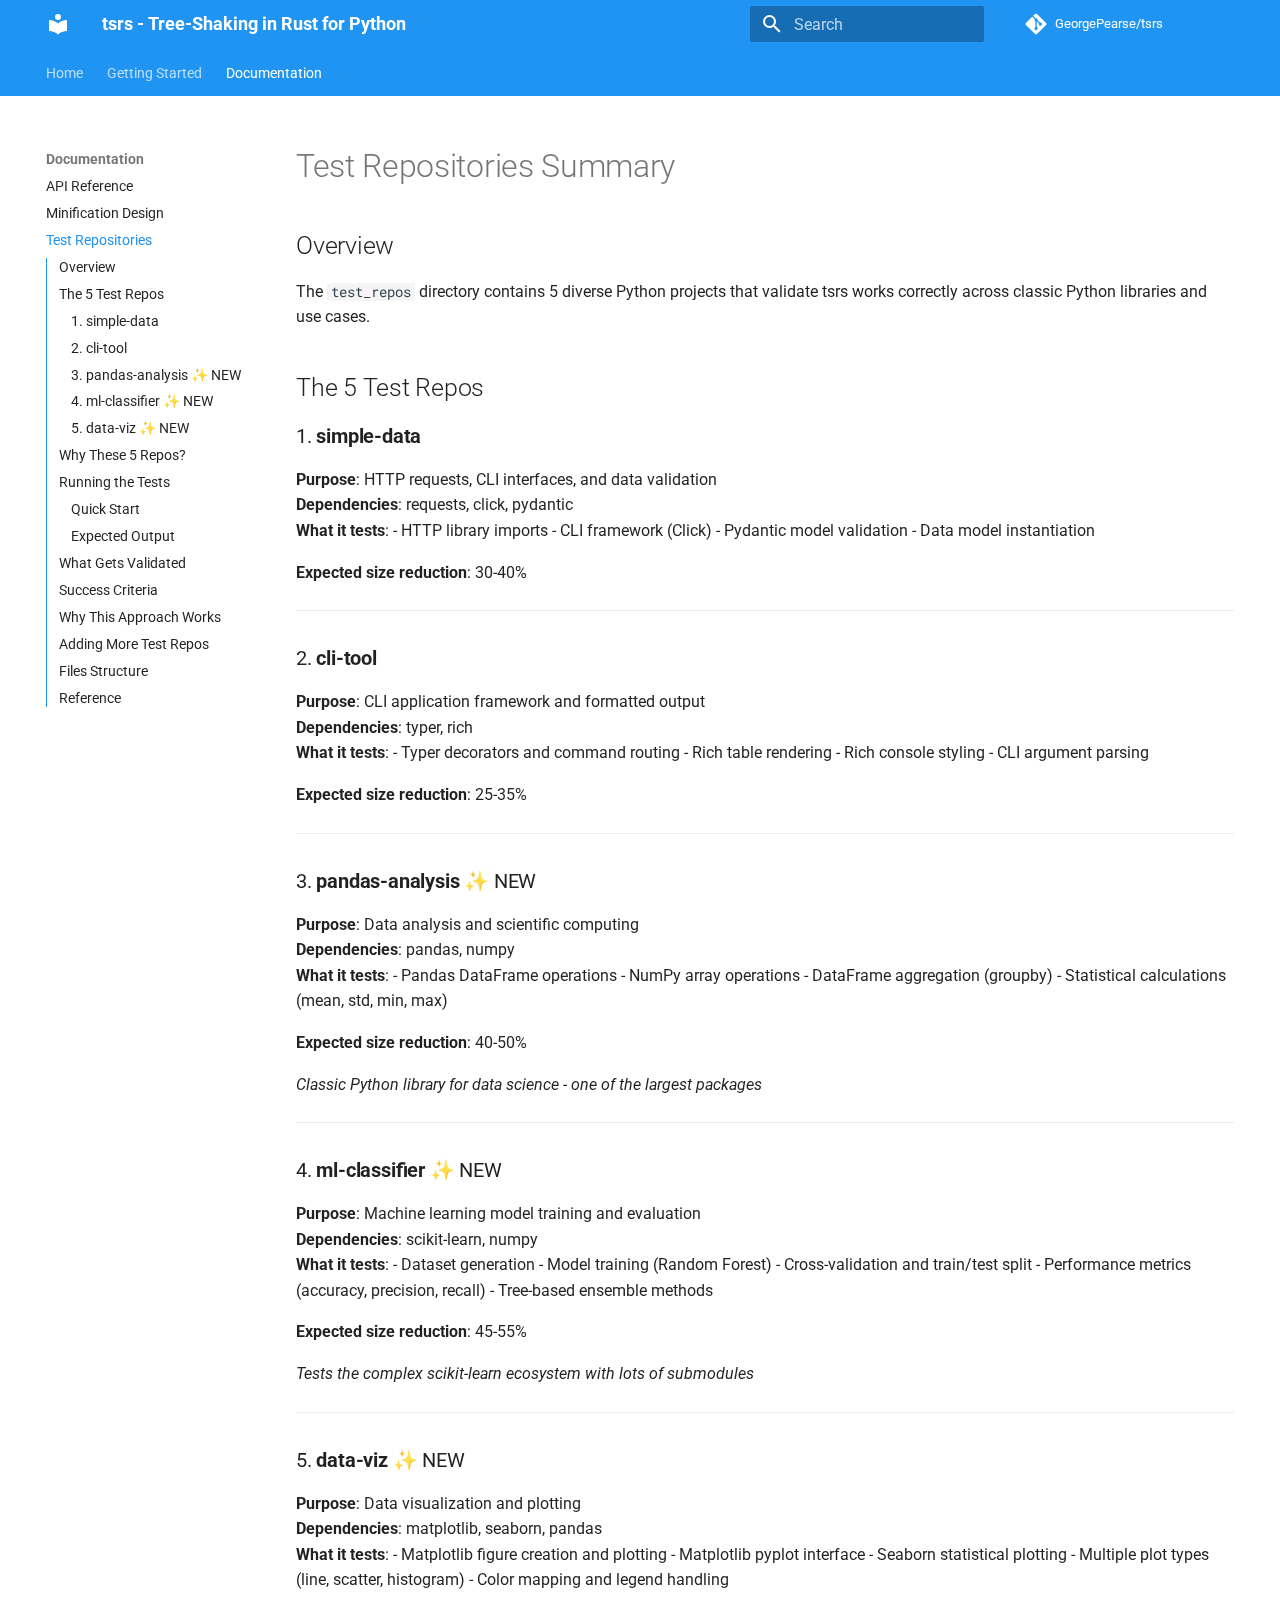
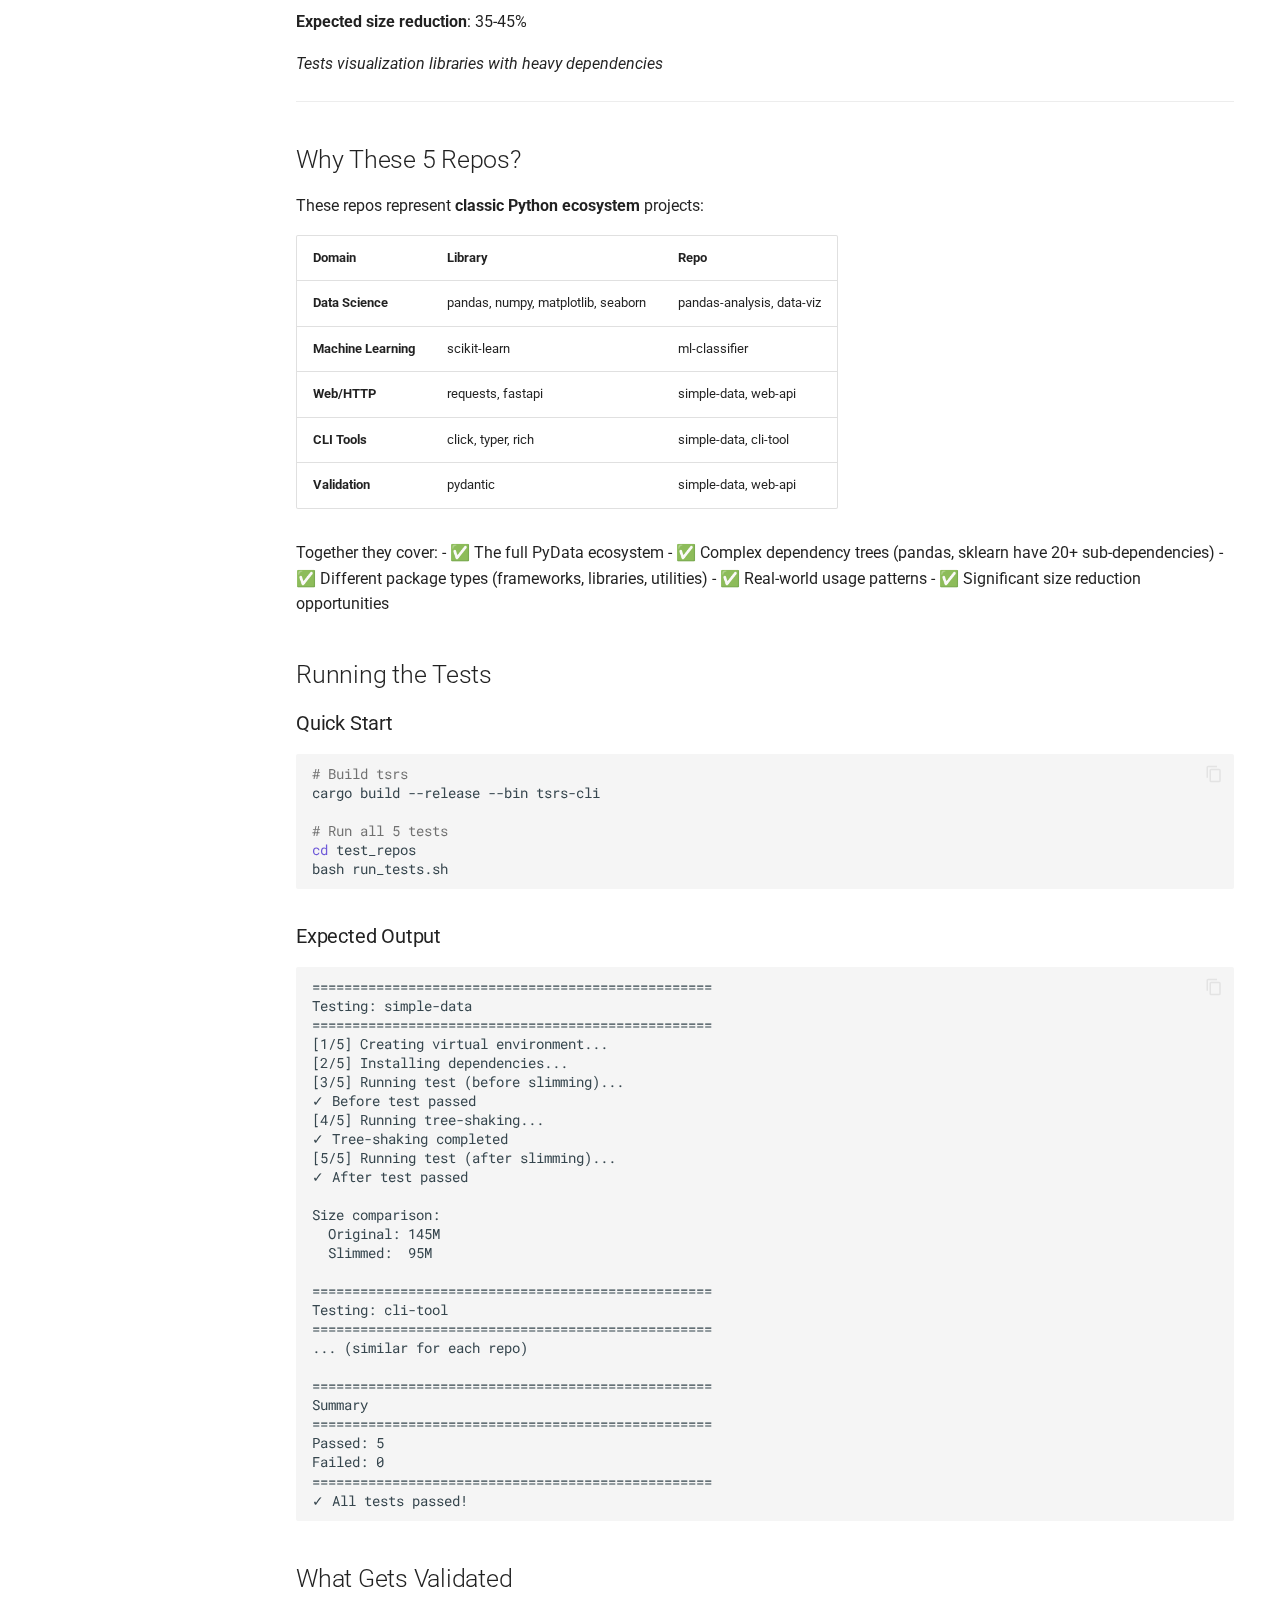
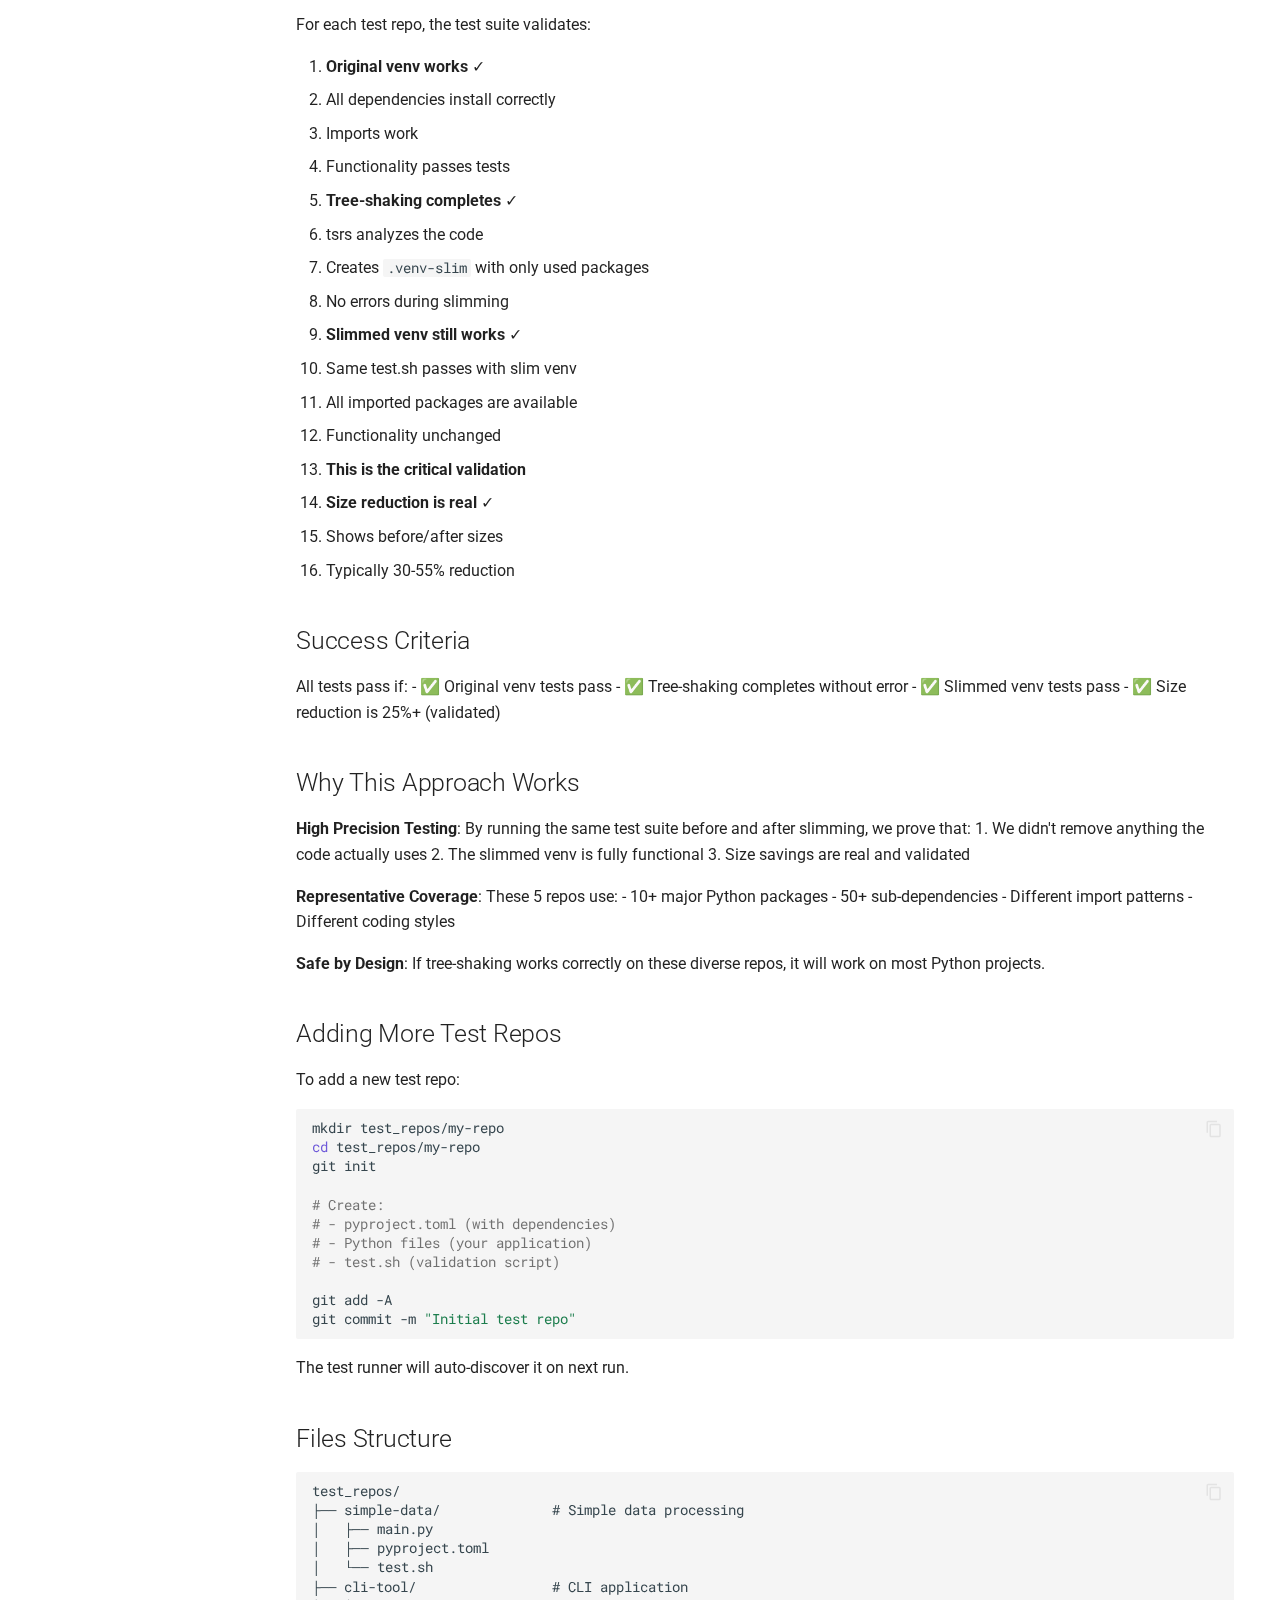
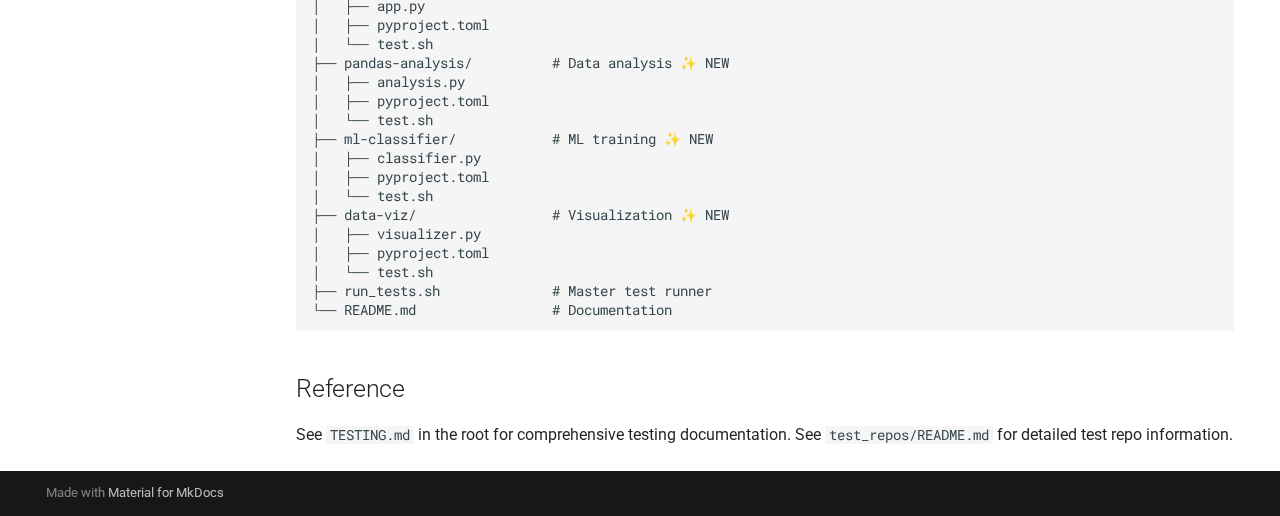
<file: site/TEST_REPOS_SUMMARY/index.html>
<!doctype html>
<html lang="en" class="no-js">
  <head>
    
      <meta charset="utf-8">
      <meta name="viewport" content="width=device-width,initial-scale=1">
      
        <meta name="description" content="Remove unused dependencies and code from Python virtual environments">
      
      
      
        <link rel="canonical" href="https://georgepearse.github.io/tsrs/TEST_REPOS_SUMMARY/">
      
      
        <link rel="prev" href="../MINIFY_DESIGN/">
      
      
      
      <link rel="icon" href="../assets/images/favicon.png">
      <meta name="generator" content="mkdocs-1.6.1, mkdocs-material-9.5.46">
    
    
      
        <title>Test Repositories - tsrs - Tree-Shaking in Rust for Python</title>
      
    
    
      <link rel="stylesheet" href="../assets/stylesheets/main.6f8fc17f.min.css">
      
        
        <link rel="stylesheet" href="../assets/stylesheets/palette.06af60db.min.css">
      
      


    
    
      
    
    
      
        
        
        <link rel="preconnect" href="https://fonts.gstatic.com" crossorigin>
        <link rel="stylesheet" href="https://fonts.googleapis.com/css?family=Roboto:300,300i,400,400i,700,700i%7CRoboto+Mono:400,400i,700,700i&display=fallback">
        <style>:root{--md-text-font:"Roboto";--md-code-font:"Roboto Mono"}</style>
      
    
    
    <script>__md_scope=new URL("..",location),__md_hash=e=>[...e].reduce(((e,_)=>(e<<5)-e+_.charCodeAt(0)),0),__md_get=(e,_=localStorage,t=__md_scope)=>JSON.parse(_.getItem(t.pathname+"."+e)),__md_set=(e,_,t=localStorage,a=__md_scope)=>{try{t.setItem(a.pathname+"."+e,JSON.stringify(_))}catch(e){}}</script>
    
      

    
    
    
  </head>
  
  
    
    
      
    
    
    
    
    <body dir="ltr" data-md-color-scheme="default" data-md-color-primary="blue" data-md-color-accent="light-blue">
  
    
    <input class="md-toggle" data-md-toggle="drawer" type="checkbox" id="__drawer" autocomplete="off">
    <input class="md-toggle" data-md-toggle="search" type="checkbox" id="__search" autocomplete="off">
    <label class="md-overlay" for="__drawer"></label>
    <div data-md-component="skip">
      
        
        <a href="#test-repositories-summary" class="md-skip">
          Skip to content
        </a>
      
    </div>
    <div data-md-component="announce">
      
    </div>
    
    
      

<header class="md-header" data-md-component="header">
  <nav class="md-header__inner md-grid" aria-label="Header">
    <a href=".." title="tsrs - Tree-Shaking in Rust for Python" class="md-header__button md-logo" aria-label="tsrs - Tree-Shaking in Rust for Python" data-md-component="logo">
      
  
  <svg xmlns="http://www.w3.org/2000/svg" viewBox="0 0 24 24"><path d="M12 8a3 3 0 0 0 3-3 3 3 0 0 0-3-3 3 3 0 0 0-3 3 3 3 0 0 0 3 3m0 3.54C9.64 9.35 6.5 8 3 8v11c3.5 0 6.64 1.35 9 3.54 2.36-2.19 5.5-3.54 9-3.54V8c-3.5 0-6.64 1.35-9 3.54"/></svg>

    </a>
    <label class="md-header__button md-icon" for="__drawer">
      
      <svg xmlns="http://www.w3.org/2000/svg" viewBox="0 0 24 24"><path d="M3 6h18v2H3zm0 5h18v2H3zm0 5h18v2H3z"/></svg>
    </label>
    <div class="md-header__title" data-md-component="header-title">
      <div class="md-header__ellipsis">
        <div class="md-header__topic">
          <span class="md-ellipsis">
            tsrs - Tree-Shaking in Rust for Python
          </span>
        </div>
        <div class="md-header__topic" data-md-component="header-topic">
          <span class="md-ellipsis">
            
              Test Repositories
            
          </span>
        </div>
      </div>
    </div>
    
      
        <form class="md-header__option" data-md-component="palette">
  
    
    
    
    <input class="md-option" data-md-color-media="" data-md-color-scheme="default" data-md-color-primary="blue" data-md-color-accent="light-blue"  aria-hidden="true"  type="radio" name="__palette" id="__palette_0">
    
  
</form>
      
    
    
      <script>var palette=__md_get("__palette");if(palette&&palette.color){if("(prefers-color-scheme)"===palette.color.media){var media=matchMedia("(prefers-color-scheme: light)"),input=document.querySelector(media.matches?"[data-md-color-media='(prefers-color-scheme: light)']":"[data-md-color-media='(prefers-color-scheme: dark)']");palette.color.media=input.getAttribute("data-md-color-media"),palette.color.scheme=input.getAttribute("data-md-color-scheme"),palette.color.primary=input.getAttribute("data-md-color-primary"),palette.color.accent=input.getAttribute("data-md-color-accent")}for(var[key,value]of Object.entries(palette.color))document.body.setAttribute("data-md-color-"+key,value)}</script>
    
    
    
      <label class="md-header__button md-icon" for="__search">
        
        <svg xmlns="http://www.w3.org/2000/svg" viewBox="0 0 24 24"><path d="M9.5 3A6.5 6.5 0 0 1 16 9.5c0 1.61-.59 3.09-1.56 4.23l.27.27h.79l5 5-1.5 1.5-5-5v-.79l-.27-.27A6.52 6.52 0 0 1 9.5 16 6.5 6.5 0 0 1 3 9.5 6.5 6.5 0 0 1 9.5 3m0 2C7 5 5 7 5 9.5S7 14 9.5 14 14 12 14 9.5 12 5 9.5 5"/></svg>
      </label>
      <div class="md-search" data-md-component="search" role="dialog">
  <label class="md-search__overlay" for="__search"></label>
  <div class="md-search__inner" role="search">
    <form class="md-search__form" name="search">
      <input type="text" class="md-search__input" name="query" aria-label="Search" placeholder="Search" autocapitalize="off" autocorrect="off" autocomplete="off" spellcheck="false" data-md-component="search-query" required>
      <label class="md-search__icon md-icon" for="__search">
        
        <svg xmlns="http://www.w3.org/2000/svg" viewBox="0 0 24 24"><path d="M9.5 3A6.5 6.5 0 0 1 16 9.5c0 1.61-.59 3.09-1.56 4.23l.27.27h.79l5 5-1.5 1.5-5-5v-.79l-.27-.27A6.52 6.52 0 0 1 9.5 16 6.5 6.5 0 0 1 3 9.5 6.5 6.5 0 0 1 9.5 3m0 2C7 5 5 7 5 9.5S7 14 9.5 14 14 12 14 9.5 12 5 9.5 5"/></svg>
        
        <svg xmlns="http://www.w3.org/2000/svg" viewBox="0 0 24 24"><path d="M20 11v2H8l5.5 5.5-1.42 1.42L4.16 12l7.92-7.92L13.5 5.5 8 11z"/></svg>
      </label>
      <nav class="md-search__options" aria-label="Search">
        
        <button type="reset" class="md-search__icon md-icon" title="Clear" aria-label="Clear" tabindex="-1">
          
          <svg xmlns="http://www.w3.org/2000/svg" viewBox="0 0 24 24"><path d="M19 6.41 17.59 5 12 10.59 6.41 5 5 6.41 10.59 12 5 17.59 6.41 19 12 13.41 17.59 19 19 17.59 13.41 12z"/></svg>
        </button>
      </nav>
      
    </form>
    <div class="md-search__output">
      <div class="md-search__scrollwrap" tabindex="0" data-md-scrollfix>
        <div class="md-search-result" data-md-component="search-result">
          <div class="md-search-result__meta">
            Initializing search
          </div>
          <ol class="md-search-result__list" role="presentation"></ol>
        </div>
      </div>
    </div>
  </div>
</div>
    
    
      <div class="md-header__source">
        <a href="https://github.com/GeorgePearse/tsrs" title="Go to repository" class="md-source" data-md-component="source">
  <div class="md-source__icon md-icon">
    
    <svg xmlns="http://www.w3.org/2000/svg" viewBox="0 0 448 512"><!--! Font Awesome Free 6.7.1 by @fontawesome - https://fontawesome.com License - https://fontawesome.com/license/free (Icons: CC BY 4.0, Fonts: SIL OFL 1.1, Code: MIT License) Copyright 2024 Fonticons, Inc.--><path d="M439.55 236.05 244 40.45a28.87 28.87 0 0 0-40.81 0l-40.66 40.63 51.52 51.52c27.06-9.14 52.68 16.77 43.39 43.68l49.66 49.66c34.23-11.8 61.18 31 35.47 56.69-26.49 26.49-70.21-2.87-56-37.34L240.22 199v121.85c25.3 12.54 22.26 41.85 9.08 55a34.34 34.34 0 0 1-48.55 0c-17.57-17.6-11.07-46.91 11.25-56v-123c-20.8-8.51-24.6-30.74-18.64-45L142.57 101 8.45 235.14a28.86 28.86 0 0 0 0 40.81l195.61 195.6a28.86 28.86 0 0 0 40.8 0l194.69-194.69a28.86 28.86 0 0 0 0-40.81"/></svg>
  </div>
  <div class="md-source__repository">
    GeorgePearse/tsrs
  </div>
</a>
      </div>
    
  </nav>
  
</header>
    
    <div class="md-container" data-md-component="container">
      
      
        
          
            
<nav class="md-tabs" aria-label="Tabs" data-md-component="tabs">
  <div class="md-grid">
    <ul class="md-tabs__list">
      
        
  
  
  
    <li class="md-tabs__item">
      <a href=".." class="md-tabs__link">
        
  
    
  
  Home

      </a>
    </li>
  

      
        
  
  
  
    
    
      <li class="md-tabs__item">
        <a href="../CONTRIBUTING/" class="md-tabs__link">
          
  
  Getting Started

        </a>
      </li>
    
  

      
        
  
  
    
  
  
    
    
      <li class="md-tabs__item md-tabs__item--active">
        <a href="../API/" class="md-tabs__link">
          
  
  Documentation

        </a>
      </li>
    
  

      
    </ul>
  </div>
</nav>
          
        
      
      <main class="md-main" data-md-component="main">
        <div class="md-main__inner md-grid">
          
            
              
              <div class="md-sidebar md-sidebar--primary" data-md-component="sidebar" data-md-type="navigation" >
                <div class="md-sidebar__scrollwrap">
                  <div class="md-sidebar__inner">
                    


  


  

<nav class="md-nav md-nav--primary md-nav--lifted md-nav--integrated" aria-label="Navigation" data-md-level="0">
  <label class="md-nav__title" for="__drawer">
    <a href=".." title="tsrs - Tree-Shaking in Rust for Python" class="md-nav__button md-logo" aria-label="tsrs - Tree-Shaking in Rust for Python" data-md-component="logo">
      
  
  <svg xmlns="http://www.w3.org/2000/svg" viewBox="0 0 24 24"><path d="M12 8a3 3 0 0 0 3-3 3 3 0 0 0-3-3 3 3 0 0 0-3 3 3 3 0 0 0 3 3m0 3.54C9.64 9.35 6.5 8 3 8v11c3.5 0 6.64 1.35 9 3.54 2.36-2.19 5.5-3.54 9-3.54V8c-3.5 0-6.64 1.35-9 3.54"/></svg>

    </a>
    tsrs - Tree-Shaking in Rust for Python
  </label>
  
    <div class="md-nav__source">
      <a href="https://github.com/GeorgePearse/tsrs" title="Go to repository" class="md-source" data-md-component="source">
  <div class="md-source__icon md-icon">
    
    <svg xmlns="http://www.w3.org/2000/svg" viewBox="0 0 448 512"><!--! Font Awesome Free 6.7.1 by @fontawesome - https://fontawesome.com License - https://fontawesome.com/license/free (Icons: CC BY 4.0, Fonts: SIL OFL 1.1, Code: MIT License) Copyright 2024 Fonticons, Inc.--><path d="M439.55 236.05 244 40.45a28.87 28.87 0 0 0-40.81 0l-40.66 40.63 51.52 51.52c27.06-9.14 52.68 16.77 43.39 43.68l49.66 49.66c34.23-11.8 61.18 31 35.47 56.69-26.49 26.49-70.21-2.87-56-37.34L240.22 199v121.85c25.3 12.54 22.26 41.85 9.08 55a34.34 34.34 0 0 1-48.55 0c-17.57-17.6-11.07-46.91 11.25-56v-123c-20.8-8.51-24.6-30.74-18.64-45L142.57 101 8.45 235.14a28.86 28.86 0 0 0 0 40.81l195.61 195.6a28.86 28.86 0 0 0 40.8 0l194.69-194.69a28.86 28.86 0 0 0 0-40.81"/></svg>
  </div>
  <div class="md-source__repository">
    GeorgePearse/tsrs
  </div>
</a>
    </div>
  
  <ul class="md-nav__list" data-md-scrollfix>
    
      
      
  
  
  
  
    <li class="md-nav__item">
      <a href=".." class="md-nav__link">
        
  
  <span class="md-ellipsis">
    Home
  </span>
  

      </a>
    </li>
  

    
      
      
  
  
  
  
    
    
    
      
      
    
    
    <li class="md-nav__item md-nav__item--nested">
      
        
        
        <input class="md-nav__toggle md-toggle " type="checkbox" id="__nav_2" >
        
          
          <label class="md-nav__link" for="__nav_2" id="__nav_2_label" tabindex="0">
            
  
  <span class="md-ellipsis">
    Getting Started
  </span>
  

            <span class="md-nav__icon md-icon"></span>
          </label>
        
        <nav class="md-nav" data-md-level="1" aria-labelledby="__nav_2_label" aria-expanded="false">
          <label class="md-nav__title" for="__nav_2">
            <span class="md-nav__icon md-icon"></span>
            Getting Started
          </label>
          <ul class="md-nav__list" data-md-scrollfix>
            
              
                
  
  
  
  
    <li class="md-nav__item">
      <a href="../CONTRIBUTING/" class="md-nav__link">
        
  
  <span class="md-ellipsis">
    Contributing
  </span>
  

      </a>
    </li>
  

              
            
              
                
  
  
  
  
    <li class="md-nav__item">
      <a href="../TESTING/" class="md-nav__link">
        
  
  <span class="md-ellipsis">
    Testing
  </span>
  

      </a>
    </li>
  

              
            
          </ul>
        </nav>
      
    </li>
  

    
      
      
  
  
    
  
  
  
    
    
    
      
        
        
      
      
    
    
    <li class="md-nav__item md-nav__item--active md-nav__item--section md-nav__item--nested">
      
        
        
        <input class="md-nav__toggle md-toggle " type="checkbox" id="__nav_3" checked>
        
          
          <label class="md-nav__link" for="__nav_3" id="__nav_3_label" tabindex="">
            
  
  <span class="md-ellipsis">
    Documentation
  </span>
  

            <span class="md-nav__icon md-icon"></span>
          </label>
        
        <nav class="md-nav" data-md-level="1" aria-labelledby="__nav_3_label" aria-expanded="true">
          <label class="md-nav__title" for="__nav_3">
            <span class="md-nav__icon md-icon"></span>
            Documentation
          </label>
          <ul class="md-nav__list" data-md-scrollfix>
            
              
                
  
  
  
  
    <li class="md-nav__item">
      <a href="../API/" class="md-nav__link">
        
  
  <span class="md-ellipsis">
    API Reference
  </span>
  

      </a>
    </li>
  

              
            
              
                
  
  
  
  
    <li class="md-nav__item">
      <a href="../MINIFY_DESIGN/" class="md-nav__link">
        
  
  <span class="md-ellipsis">
    Minification Design
  </span>
  

      </a>
    </li>
  

              
            
              
                
  
  
    
  
  
  
    <li class="md-nav__item md-nav__item--active">
      
      <input class="md-nav__toggle md-toggle" type="checkbox" id="__toc">
      
      
        
      
      
        <label class="md-nav__link md-nav__link--active" for="__toc">
          
  
  <span class="md-ellipsis">
    Test Repositories
  </span>
  

          <span class="md-nav__icon md-icon"></span>
        </label>
      
      <a href="./" class="md-nav__link md-nav__link--active">
        
  
  <span class="md-ellipsis">
    Test Repositories
  </span>
  

      </a>
      
        

<nav class="md-nav md-nav--secondary" aria-label="Table of contents">
  
  
  
    
  
  
    <label class="md-nav__title" for="__toc">
      <span class="md-nav__icon md-icon"></span>
      Table of contents
    </label>
    <ul class="md-nav__list" data-md-component="toc" data-md-scrollfix>
      
        <li class="md-nav__item">
  <a href="#overview" class="md-nav__link">
    <span class="md-ellipsis">
      Overview
    </span>
  </a>
  
</li>
      
        <li class="md-nav__item">
  <a href="#the-5-test-repos" class="md-nav__link">
    <span class="md-ellipsis">
      The 5 Test Repos
    </span>
  </a>
  
    <nav class="md-nav" aria-label="The 5 Test Repos">
      <ul class="md-nav__list">
        
          <li class="md-nav__item">
  <a href="#1-simple-data" class="md-nav__link">
    <span class="md-ellipsis">
      1. simple-data
    </span>
  </a>
  
</li>
        
          <li class="md-nav__item">
  <a href="#2-cli-tool" class="md-nav__link">
    <span class="md-ellipsis">
      2. cli-tool
    </span>
  </a>
  
</li>
        
          <li class="md-nav__item">
  <a href="#3-pandas-analysis-new" class="md-nav__link">
    <span class="md-ellipsis">
      3. pandas-analysis ✨ NEW
    </span>
  </a>
  
</li>
        
          <li class="md-nav__item">
  <a href="#4-ml-classifier-new" class="md-nav__link">
    <span class="md-ellipsis">
      4. ml-classifier ✨ NEW
    </span>
  </a>
  
</li>
        
          <li class="md-nav__item">
  <a href="#5-data-viz-new" class="md-nav__link">
    <span class="md-ellipsis">
      5. data-viz ✨ NEW
    </span>
  </a>
  
</li>
        
      </ul>
    </nav>
  
</li>
      
        <li class="md-nav__item">
  <a href="#why-these-5-repos" class="md-nav__link">
    <span class="md-ellipsis">
      Why These 5 Repos?
    </span>
  </a>
  
</li>
      
        <li class="md-nav__item">
  <a href="#running-the-tests" class="md-nav__link">
    <span class="md-ellipsis">
      Running the Tests
    </span>
  </a>
  
    <nav class="md-nav" aria-label="Running the Tests">
      <ul class="md-nav__list">
        
          <li class="md-nav__item">
  <a href="#quick-start" class="md-nav__link">
    <span class="md-ellipsis">
      Quick Start
    </span>
  </a>
  
</li>
        
          <li class="md-nav__item">
  <a href="#expected-output" class="md-nav__link">
    <span class="md-ellipsis">
      Expected Output
    </span>
  </a>
  
</li>
        
      </ul>
    </nav>
  
</li>
      
        <li class="md-nav__item">
  <a href="#what-gets-validated" class="md-nav__link">
    <span class="md-ellipsis">
      What Gets Validated
    </span>
  </a>
  
</li>
      
        <li class="md-nav__item">
  <a href="#success-criteria" class="md-nav__link">
    <span class="md-ellipsis">
      Success Criteria
    </span>
  </a>
  
</li>
      
        <li class="md-nav__item">
  <a href="#why-this-approach-works" class="md-nav__link">
    <span class="md-ellipsis">
      Why This Approach Works
    </span>
  </a>
  
</li>
      
        <li class="md-nav__item">
  <a href="#adding-more-test-repos" class="md-nav__link">
    <span class="md-ellipsis">
      Adding More Test Repos
    </span>
  </a>
  
</li>
      
        <li class="md-nav__item">
  <a href="#files-structure" class="md-nav__link">
    <span class="md-ellipsis">
      Files Structure
    </span>
  </a>
  
</li>
      
        <li class="md-nav__item">
  <a href="#reference" class="md-nav__link">
    <span class="md-ellipsis">
      Reference
    </span>
  </a>
  
</li>
      
    </ul>
  
</nav>
      
    </li>
  

              
            
          </ul>
        </nav>
      
    </li>
  

    
  </ul>
</nav>
                  </div>
                </div>
              </div>
            
            
          
          
            <div class="md-content" data-md-component="content">
              <article class="md-content__inner md-typeset">
                
                  

  
  


<h1 id="test-repositories-summary">Test Repositories Summary<a class="headerlink" href="#test-repositories-summary" title="Permanent link">&para;</a></h1>
<h2 id="overview">Overview<a class="headerlink" href="#overview" title="Permanent link">&para;</a></h2>
<p>The <code>test_repos</code> directory contains 5 diverse Python projects that validate tsrs works correctly across classic Python libraries and use cases.</p>
<h2 id="the-5-test-repos">The 5 Test Repos<a class="headerlink" href="#the-5-test-repos" title="Permanent link">&para;</a></h2>
<h3 id="1-simple-data">1. <strong>simple-data</strong><a class="headerlink" href="#1-simple-data" title="Permanent link">&para;</a></h3>
<p><strong>Purpose</strong>: HTTP requests, CLI interfaces, and data validation<br />
<strong>Dependencies</strong>: requests, click, pydantic<br />
<strong>What it tests</strong>:
- HTTP library imports
- CLI framework (Click)
- Pydantic model validation
- Data model instantiation</p>
<p><strong>Expected size reduction</strong>: 30-40%</p>
<hr />
<h3 id="2-cli-tool">2. <strong>cli-tool</strong><a class="headerlink" href="#2-cli-tool" title="Permanent link">&para;</a></h3>
<p><strong>Purpose</strong>: CLI application framework and formatted output<br />
<strong>Dependencies</strong>: typer, rich<br />
<strong>What it tests</strong>:
- Typer decorators and command routing
- Rich table rendering
- Rich console styling
- CLI argument parsing</p>
<p><strong>Expected size reduction</strong>: 25-35%</p>
<hr />
<h3 id="3-pandas-analysis-new">3. <strong>pandas-analysis</strong> ✨ NEW<a class="headerlink" href="#3-pandas-analysis-new" title="Permanent link">&para;</a></h3>
<p><strong>Purpose</strong>: Data analysis and scientific computing<br />
<strong>Dependencies</strong>: pandas, numpy<br />
<strong>What it tests</strong>:
- Pandas DataFrame operations
- NumPy array operations
- DataFrame aggregation (groupby)
- Statistical calculations (mean, std, min, max)</p>
<p><strong>Expected size reduction</strong>: 40-50%</p>
<p><em>Classic Python library for data science - one of the largest packages</em></p>
<hr />
<h3 id="4-ml-classifier-new">4. <strong>ml-classifier</strong> ✨ NEW<a class="headerlink" href="#4-ml-classifier-new" title="Permanent link">&para;</a></h3>
<p><strong>Purpose</strong>: Machine learning model training and evaluation<br />
<strong>Dependencies</strong>: scikit-learn, numpy<br />
<strong>What it tests</strong>:
- Dataset generation
- Model training (Random Forest)
- Cross-validation and train/test split
- Performance metrics (accuracy, precision, recall)
- Tree-based ensemble methods</p>
<p><strong>Expected size reduction</strong>: 45-55%</p>
<p><em>Tests the complex scikit-learn ecosystem with lots of submodules</em></p>
<hr />
<h3 id="5-data-viz-new">5. <strong>data-viz</strong> ✨ NEW<a class="headerlink" href="#5-data-viz-new" title="Permanent link">&para;</a></h3>
<p><strong>Purpose</strong>: Data visualization and plotting<br />
<strong>Dependencies</strong>: matplotlib, seaborn, pandas<br />
<strong>What it tests</strong>:
- Matplotlib figure creation and plotting
- Matplotlib pyplot interface
- Seaborn statistical plotting
- Multiple plot types (line, scatter, histogram)
- Color mapping and legend handling</p>
<p><strong>Expected size reduction</strong>: 35-45%</p>
<p><em>Tests visualization libraries with heavy dependencies</em></p>
<hr />
<h2 id="why-these-5-repos">Why These 5 Repos?<a class="headerlink" href="#why-these-5-repos" title="Permanent link">&para;</a></h2>
<p>These repos represent <strong>classic Python ecosystem</strong> projects:</p>
<table>
<thead>
<tr>
<th>Domain</th>
<th>Library</th>
<th>Repo</th>
</tr>
</thead>
<tbody>
<tr>
<td><strong>Data Science</strong></td>
<td>pandas, numpy, matplotlib, seaborn</td>
<td>pandas-analysis, data-viz</td>
</tr>
<tr>
<td><strong>Machine Learning</strong></td>
<td>scikit-learn</td>
<td>ml-classifier</td>
</tr>
<tr>
<td><strong>Web/HTTP</strong></td>
<td>requests, fastapi</td>
<td>simple-data, web-api</td>
</tr>
<tr>
<td><strong>CLI Tools</strong></td>
<td>click, typer, rich</td>
<td>simple-data, cli-tool</td>
</tr>
<tr>
<td><strong>Validation</strong></td>
<td>pydantic</td>
<td>simple-data, web-api</td>
</tr>
</tbody>
</table>
<p>Together they cover:
- ✅ The full PyData ecosystem
- ✅ Complex dependency trees (pandas, sklearn have 20+ sub-dependencies)
- ✅ Different package types (frameworks, libraries, utilities)
- ✅ Real-world usage patterns
- ✅ Significant size reduction opportunities</p>
<h2 id="running-the-tests">Running the Tests<a class="headerlink" href="#running-the-tests" title="Permanent link">&para;</a></h2>
<h3 id="quick-start">Quick Start<a class="headerlink" href="#quick-start" title="Permanent link">&para;</a></h3>
<div class="highlight"><pre><span></span><code><span class="c1"># Build tsrs</span>
cargo<span class="w"> </span>build<span class="w"> </span>--release<span class="w"> </span>--bin<span class="w"> </span>tsrs-cli

<span class="c1"># Run all 5 tests</span>
<span class="nb">cd</span><span class="w"> </span>test_repos
bash<span class="w"> </span>run_tests.sh
</code></pre></div>
<h3 id="expected-output">Expected Output<a class="headerlink" href="#expected-output" title="Permanent link">&para;</a></h3>
<div class="highlight"><pre><span></span><code>==================================================
Testing: simple-data
==================================================
[1/5] Creating virtual environment...
[2/5] Installing dependencies...
[3/5] Running test (before slimming)...
✓ Before test passed
[4/5] Running tree-shaking...
✓ Tree-shaking completed
[5/5] Running test (after slimming)...
✓ After test passed

Size comparison:
  Original: 145M
  Slimmed:  95M

==================================================
Testing: cli-tool
==================================================
... (similar for each repo)

==================================================
Summary
==================================================
Passed: 5
Failed: 0
==================================================
✓ All tests passed!
</code></pre></div>
<h2 id="what-gets-validated">What Gets Validated<a class="headerlink" href="#what-gets-validated" title="Permanent link">&para;</a></h2>
<p>For each test repo, the test suite validates:</p>
<ol>
<li><strong>Original venv works</strong> ✓</li>
<li>All dependencies install correctly</li>
<li>Imports work</li>
<li>
<p>Functionality passes tests</p>
</li>
<li>
<p><strong>Tree-shaking completes</strong> ✓</p>
</li>
<li>tsrs analyzes the code</li>
<li>Creates <code>.venv-slim</code> with only used packages</li>
<li>
<p>No errors during slimming</p>
</li>
<li>
<p><strong>Slimmed venv still works</strong> ✓</p>
</li>
<li>Same test.sh passes with slim venv</li>
<li>All imported packages are available</li>
<li>Functionality unchanged</li>
<li>
<p><strong>This is the critical validation</strong></p>
</li>
<li>
<p><strong>Size reduction is real</strong> ✓</p>
</li>
<li>Shows before/after sizes</li>
<li>Typically 30-55% reduction</li>
</ol>
<h2 id="success-criteria">Success Criteria<a class="headerlink" href="#success-criteria" title="Permanent link">&para;</a></h2>
<p>All tests pass if:
- ✅ Original venv tests pass
- ✅ Tree-shaking completes without error
- ✅ Slimmed venv tests pass
- ✅ Size reduction is 25%+ (validated)</p>
<h2 id="why-this-approach-works">Why This Approach Works<a class="headerlink" href="#why-this-approach-works" title="Permanent link">&para;</a></h2>
<p><strong>High Precision Testing</strong>: By running the same test suite before and after slimming, we prove that:
1. We didn't remove anything the code actually uses
2. The slimmed venv is fully functional
3. Size savings are real and validated</p>
<p><strong>Representative Coverage</strong>: These 5 repos use:
- 10+ major Python packages
- 50+ sub-dependencies
- Different import patterns
- Different coding styles</p>
<p><strong>Safe by Design</strong>: If tree-shaking works correctly on these diverse repos, it will work on most Python projects.</p>
<h2 id="adding-more-test-repos">Adding More Test Repos<a class="headerlink" href="#adding-more-test-repos" title="Permanent link">&para;</a></h2>
<p>To add a new test repo:</p>
<div class="highlight"><pre><span></span><code>mkdir<span class="w"> </span>test_repos/my-repo
<span class="nb">cd</span><span class="w"> </span>test_repos/my-repo
git<span class="w"> </span>init

<span class="c1"># Create:</span>
<span class="c1"># - pyproject.toml (with dependencies)</span>
<span class="c1"># - Python files (your application)</span>
<span class="c1"># - test.sh (validation script)</span>

git<span class="w"> </span>add<span class="w"> </span>-A
git<span class="w"> </span>commit<span class="w"> </span>-m<span class="w"> </span><span class="s2">&quot;Initial test repo&quot;</span>
</code></pre></div>
<p>The test runner will auto-discover it on next run.</p>
<h2 id="files-structure">Files Structure<a class="headerlink" href="#files-structure" title="Permanent link">&para;</a></h2>
<div class="highlight"><pre><span></span><code>test_repos/
├── simple-data/              # Simple data processing
│   ├── main.py
│   ├── pyproject.toml
│   └── test.sh
├── cli-tool/                 # CLI application
│   ├── app.py
│   ├── pyproject.toml
│   └── test.sh
├── pandas-analysis/          # Data analysis ✨ NEW
│   ├── analysis.py
│   ├── pyproject.toml
│   └── test.sh
├── ml-classifier/            # ML training ✨ NEW
│   ├── classifier.py
│   ├── pyproject.toml
│   └── test.sh
├── data-viz/                 # Visualization ✨ NEW
│   ├── visualizer.py
│   ├── pyproject.toml
│   └── test.sh
├── run_tests.sh              # Master test runner
└── README.md                 # Documentation
</code></pre></div>
<h2 id="reference">Reference<a class="headerlink" href="#reference" title="Permanent link">&para;</a></h2>
<p>See <code>TESTING.md</code> in the root for comprehensive testing documentation.
See <code>test_repos/README.md</code> for detailed test repo information.</p>












                
              </article>
            </div>
          
          
<script>var target=document.getElementById(location.hash.slice(1));target&&target.name&&(target.checked=target.name.startsWith("__tabbed_"))</script>
        </div>
        
          <button type="button" class="md-top md-icon" data-md-component="top" hidden>
  
  <svg xmlns="http://www.w3.org/2000/svg" viewBox="0 0 24 24"><path d="M13 20h-2V8l-5.5 5.5-1.42-1.42L12 4.16l7.92 7.92-1.42 1.42L13 8z"/></svg>
  Back to top
</button>
        
      </main>
      
        <footer class="md-footer">
  
  <div class="md-footer-meta md-typeset">
    <div class="md-footer-meta__inner md-grid">
      <div class="md-copyright">
  
  
    Made with
    <a href="https://squidfunk.github.io/mkdocs-material/" target="_blank" rel="noopener">
      Material for MkDocs
    </a>
  
</div>
      
    </div>
  </div>
</footer>
      
    </div>
    <div class="md-dialog" data-md-component="dialog">
      <div class="md-dialog__inner md-typeset"></div>
    </div>
    
    
    <script id="__config" type="application/json">{"base": "..", "features": ["navigation.tabs", "navigation.top", "toc.integrate", "content.code.copy"], "search": "../assets/javascripts/workers/search.6ce7567c.min.js", "translations": {"clipboard.copied": "Copied to clipboard", "clipboard.copy": "Copy to clipboard", "search.result.more.one": "1 more on this page", "search.result.more.other": "# more on this page", "search.result.none": "No matching documents", "search.result.one": "1 matching document", "search.result.other": "# matching documents", "search.result.placeholder": "Type to start searching", "search.result.term.missing": "Missing", "select.version": "Select version"}}</script>
    
    
      <script src="../assets/javascripts/bundle.83f73b43.min.js"></script>
      
    
  </body>
</html>
</file>
<file: site/assets/stylesheets/main.6f8fc17f.min.css>
@charset "UTF-8";html{-webkit-text-size-adjust:none;-moz-text-size-adjust:none;text-size-adjust:none;box-sizing:border-box}*,:after,:before{box-sizing:inherit}@media (prefers-reduced-motion){*,:after,:before{transition:none!important}}body{margin:0}a,button,input,label{-webkit-tap-highlight-color:transparent}a{color:inherit;text-decoration:none}hr{border:0;box-sizing:initial;display:block;height:.05rem;overflow:visible;padding:0}small{font-size:80%}sub,sup{line-height:1em}img{border-style:none}table{border-collapse:initial;border-spacing:0}td,th{font-weight:400;vertical-align:top}button{background:#0000;border:0;font-family:inherit;font-size:inherit;margin:0;padding:0}input{border:0;outline:none}:root{--md-primary-fg-color:#4051b5;--md-primary-fg-color--light:#5d6cc0;--md-primary-fg-color--dark:#303fa1;--md-primary-bg-color:#fff;--md-primary-bg-color--light:#ffffffb3;--md-accent-fg-color:#526cfe;--md-accent-fg-color--transparent:#526cfe1a;--md-accent-bg-color:#fff;--md-accent-bg-color--light:#ffffffb3}[data-md-color-scheme=default]{color-scheme:light}[data-md-color-scheme=default] img[src$="#gh-dark-mode-only"],[data-md-color-scheme=default] img[src$="#only-dark"]{display:none}:root,[data-md-color-scheme=default]{--md-hue:225deg;--md-default-fg-color:#000000de;--md-default-fg-color--light:#0000008a;--md-default-fg-color--lighter:#00000052;--md-default-fg-color--lightest:#00000012;--md-default-bg-color:#fff;--md-default-bg-color--light:#ffffffb3;--md-default-bg-color--lighter:#ffffff4d;--md-default-bg-color--lightest:#ffffff1f;--md-code-fg-color:#36464e;--md-code-bg-color:#f5f5f5;--md-code-hl-color:#4287ff;--md-code-hl-color--light:#4287ff1a;--md-code-hl-number-color:#d52a2a;--md-code-hl-special-color:#db1457;--md-code-hl-function-color:#a846b9;--md-code-hl-constant-color:#6e59d9;--md-code-hl-keyword-color:#3f6ec6;--md-code-hl-string-color:#1c7d4d;--md-code-hl-name-color:var(--md-code-fg-color);--md-code-hl-operator-color:var(--md-default-fg-color--light);--md-code-hl-punctuation-color:var(--md-default-fg-color--light);--md-code-hl-comment-color:var(--md-default-fg-color--light);--md-code-hl-generic-color:var(--md-default-fg-color--light);--md-code-hl-variable-color:var(--md-default-fg-color--light);--md-typeset-color:var(--md-default-fg-color);--md-typeset-a-color:var(--md-primary-fg-color);--md-typeset-del-color:#f5503d26;--md-typeset-ins-color:#0bd57026;--md-typeset-kbd-color:#fafafa;--md-typeset-kbd-accent-color:#fff;--md-typeset-kbd-border-color:#b8b8b8;--md-typeset-mark-color:#ffff0080;--md-typeset-table-color:#0000001f;--md-typeset-table-color--light:rgba(0,0,0,.035);--md-admonition-fg-color:var(--md-default-fg-color);--md-admonition-bg-color:var(--md-default-bg-color);--md-warning-fg-color:#000000de;--md-warning-bg-color:#ff9;--md-footer-fg-color:#fff;--md-footer-fg-color--light:#ffffffb3;--md-footer-fg-color--lighter:#ffffff73;--md-footer-bg-color:#000000de;--md-footer-bg-color--dark:#00000052;--md-shadow-z1:0 0.2rem 0.5rem #0000000d,0 0 0.05rem #0000001a;--md-shadow-z2:0 0.2rem 0.5rem #0000001a,0 0 0.05rem #00000040;--md-shadow-z3:0 0.2rem 0.5rem #0003,0 0 0.05rem #00000059}.md-icon svg{fill:currentcolor;display:block;height:1.2rem;width:1.2rem}body{-webkit-font-smoothing:antialiased;-moz-osx-font-smoothing:grayscale;--md-text-font-family:var(--md-text-font,_),-apple-system,BlinkMacSystemFont,Helvetica,Arial,sans-serif;--md-code-font-family:var(--md-code-font,_),SFMono-Regular,Consolas,Menlo,monospace}aside,body,input{font-feature-settings:"kern","liga";color:var(--md-typeset-color);font-family:var(--md-text-font-family)}code,kbd,pre{font-feature-settings:"kern";font-family:var(--md-code-font-family)}:root{--md-typeset-table-sort-icon:url('data:image/svg+xml;charset=utf-8,<svg xmlns="http://www.w3.org/2000/svg" viewBox="0 0 24 24"><path d="m18 21-4-4h3V7h-3l4-4 4 4h-3v10h3M2 19v-2h10v2M2 13v-2h7v2M2 7V5h4v2z"/></svg>');--md-typeset-table-sort-icon--asc:url('data:image/svg+xml;charset=utf-8,<svg xmlns="http://www.w3.org/2000/svg" viewBox="0 0 24 24"><path d="M19 17h3l-4 4-4-4h3V3h2M2 17h10v2H2M6 5v2H2V5m0 6h7v2H2z"/></svg>');--md-typeset-table-sort-icon--desc:url('data:image/svg+xml;charset=utf-8,<svg xmlns="http://www.w3.org/2000/svg" viewBox="0 0 24 24"><path d="M19 7h3l-4-4-4 4h3v14h2M2 17h10v2H2M6 5v2H2V5m0 6h7v2H2z"/></svg>')}.md-typeset{-webkit-print-color-adjust:exact;color-adjust:exact;font-size:.8rem;line-height:1.6}@media print{.md-typeset{font-size:.68rem}}.md-typeset blockquote,.md-typeset dl,.md-typeset figure,.md-typeset ol,.md-typeset pre,.md-typeset ul{margin-bottom:1em;margin-top:1em}.md-typeset h1{color:var(--md-default-fg-color--light);font-size:2em;line-height:1.3;margin:0 0 1.25em}.md-typeset h1,.md-typeset h2{font-weight:300;letter-spacing:-.01em}.md-typeset h2{font-size:1.5625em;line-height:1.4;margin:1.6em 0 .64em}.md-typeset h3{font-size:1.25em;font-weight:400;letter-spacing:-.01em;line-height:1.5;margin:1.6em 0 .8em}.md-typeset h2+h3{margin-top:.8em}.md-typeset h4{font-weight:700;letter-spacing:-.01em;margin:1em 0}.md-typeset h5,.md-typeset h6{color:var(--md-default-fg-color--light);font-size:.8em;font-weight:700;letter-spacing:-.01em;margin:1.25em 0}.md-typeset h5{text-transform:uppercase}.md-typeset h5 code{text-transform:none}.md-typeset hr{border-bottom:.05rem solid var(--md-default-fg-color--lightest);display:flow-root;margin:1.5em 0}.md-typeset a{color:var(--md-typeset-a-color);word-break:break-word}.md-typeset a,.md-typeset a:before{transition:color 125ms}.md-typeset a:focus,.md-typeset a:hover{color:var(--md-accent-fg-color)}.md-typeset a:focus code,.md-typeset a:hover code{background-color:var(--md-accent-fg-color--transparent)}.md-typeset a code{color:currentcolor;transition:background-color 125ms}.md-typeset a.focus-visible{outline-color:var(--md-accent-fg-color);outline-offset:.2rem}.md-typeset code,.md-typeset kbd,.md-typeset pre{color:var(--md-code-fg-color);direction:ltr;font-variant-ligatures:none}@media print{.md-typeset code,.md-typeset kbd,.md-typeset pre{white-space:pre-wrap}}.md-typeset code{background-color:var(--md-code-bg-color);border-radius:.1rem;-webkit-box-decoration-break:clone;box-decoration-break:clone;font-size:.85em;padding:0 .2941176471em;word-break:break-word}.md-typeset code:not(.focus-visible){-webkit-tap-highlight-color:transparent;outline:none}.md-typeset pre{display:flow-root;line-height:1.4;position:relative}.md-typeset pre>code{-webkit-box-decoration-break:slice;box-decoration-break:slice;box-shadow:none;display:block;margin:0;outline-color:var(--md-accent-fg-color);overflow:auto;padding:.7720588235em 1.1764705882em;scrollbar-color:var(--md-default-fg-color--lighter) #0000;scrollbar-width:thin;touch-action:auto;word-break:normal}.md-typeset pre>code:hover{scrollbar-color:var(--md-accent-fg-color) #0000}.md-typeset pre>code::-webkit-scrollbar{height:.2rem;width:.2rem}.md-typeset pre>code::-webkit-scrollbar-thumb{background-color:var(--md-default-fg-color--lighter)}.md-typeset pre>code::-webkit-scrollbar-thumb:hover{background-color:var(--md-accent-fg-color)}.md-typeset kbd{background-color:var(--md-typeset-kbd-color);border-radius:.1rem;box-shadow:0 .1rem 0 .05rem var(--md-typeset-kbd-border-color),0 .1rem 0 var(--md-typeset-kbd-border-color),0 -.1rem .2rem var(--md-typeset-kbd-accent-color) inset;color:var(--md-default-fg-color);display:inline-block;font-size:.75em;padding:0 .6666666667em;vertical-align:text-top;word-break:break-word}.md-typeset mark{background-color:var(--md-typeset-mark-color);-webkit-box-decoration-break:clone;box-decoration-break:clone;color:inherit;word-break:break-word}.md-typeset abbr{border-bottom:.05rem dotted var(--md-default-fg-color--light);cursor:help;text-decoration:none}.md-typeset small{opacity:.75}[dir=ltr] .md-typeset sub,[dir=ltr] .md-typeset sup{margin-left:.078125em}[dir=rtl] .md-typeset sub,[dir=rtl] .md-typeset sup{margin-right:.078125em}[dir=ltr] .md-typeset blockquote{padding-left:.6rem}[dir=rtl] .md-typeset blockquote{padding-right:.6rem}[dir=ltr] .md-typeset blockquote{border-left:.2rem solid var(--md-default-fg-color--lighter)}[dir=rtl] .md-typeset blockquote{border-right:.2rem solid var(--md-default-fg-color--lighter)}.md-typeset blockquote{color:var(--md-default-fg-color--light);margin-left:0;margin-right:0}.md-typeset ul{list-style-type:disc}.md-typeset ul[type]{list-style-type:revert-layer}[dir=ltr] .md-typeset ol,[dir=ltr] .md-typeset ul{margin-left:.625em}[dir=rtl] .md-typeset ol,[dir=rtl] .md-typeset ul{margin-right:.625em}.md-typeset ol,.md-typeset ul{padding:0}.md-typeset ol:not([hidden]),.md-typeset ul:not([hidden]){display:flow-root}.md-typeset ol ol,.md-typeset ul ol{list-style-type:lower-alpha}.md-typeset ol ol ol,.md-typeset ul ol ol{list-style-type:lower-roman}.md-typeset ol ol ol ol,.md-typeset ul ol ol ol{list-style-type:upper-alpha}.md-typeset ol ol ol ol ol,.md-typeset ul ol ol ol ol{list-style-type:upper-roman}.md-typeset ol[type],.md-typeset ul[type]{list-style-type:revert-layer}[dir=ltr] .md-typeset ol li,[dir=ltr] .md-typeset ul li{margin-left:1.25em}[dir=rtl] .md-typeset ol li,[dir=rtl] .md-typeset ul li{margin-right:1.25em}.md-typeset ol li,.md-typeset ul li{margin-bottom:.5em}.md-typeset ol li blockquote,.md-typeset ol li p,.md-typeset ul li blockquote,.md-typeset ul li p{margin:.5em 0}.md-typeset ol li:last-child,.md-typeset ul li:last-child{margin-bottom:0}[dir=ltr] .md-typeset ol li ol,[dir=ltr] .md-typeset ol li ul,[dir=ltr] .md-typeset ul li ol,[dir=ltr] .md-typeset ul li ul{margin-left:.625em}[dir=rtl] .md-typeset ol li ol,[dir=rtl] .md-typeset ol li ul,[dir=rtl] .md-typeset ul li ol,[dir=rtl] .md-typeset ul li ul{margin-right:.625em}.md-typeset ol li ol,.md-typeset ol li ul,.md-typeset ul li ol,.md-typeset ul li ul{margin-bottom:.5em;margin-top:.5em}[dir=ltr] .md-typeset dd{margin-left:1.875em}[dir=rtl] .md-typeset dd{margin-right:1.875em}.md-typeset dd{margin-bottom:1.5em;margin-top:1em}.md-typeset img,.md-typeset svg,.md-typeset video{height:auto;max-width:100%}.md-typeset img[align=left]{margin:1em 1em 1em 0}.md-typeset img[align=right]{margin:1em 0 1em 1em}.md-typeset img[align]:only-child{margin-top:0}.md-typeset figure{display:flow-root;margin:1em auto;max-width:100%;text-align:center;width:-moz-fit-content;width:fit-content}.md-typeset figure img{display:block;margin:0 auto}.md-typeset figcaption{font-style:italic;margin:1em auto;max-width:24rem}.md-typeset iframe{max-width:100%}.md-typeset table:not([class]){background-color:var(--md-default-bg-color);border:.05rem solid var(--md-typeset-table-color);border-radius:.1rem;display:inline-block;font-size:.64rem;max-width:100%;overflow:auto;touch-action:auto}@media print{.md-typeset table:not([class]){display:table}}.md-typeset table:not([class])+*{margin-top:1.5em}.md-typeset table:not([class]) td>:first-child,.md-typeset table:not([class]) th>:first-child{margin-top:0}.md-typeset table:not([class]) td>:last-child,.md-typeset table:not([class]) th>:last-child{margin-bottom:0}.md-typeset table:not([class]) td:not([align]),.md-typeset table:not([class]) th:not([align]){text-align:left}[dir=rtl] .md-typeset table:not([class]) td:not([align]),[dir=rtl] .md-typeset table:not([class]) th:not([align]){text-align:right}.md-typeset table:not([class]) th{font-weight:700;min-width:5rem;padding:.9375em 1.25em;vertical-align:top}.md-typeset table:not([class]) td{border-top:.05rem solid var(--md-typeset-table-color);padding:.9375em 1.25em;vertical-align:top}.md-typeset table:not([class]) tbody tr{transition:background-color 125ms}.md-typeset table:not([class]) tbody tr:hover{background-color:var(--md-typeset-table-color--light);box-shadow:0 .05rem 0 var(--md-default-bg-color) inset}.md-typeset table:not([class]) a{word-break:normal}.md-typeset table th[role=columnheader]{cursor:pointer}[dir=ltr] .md-typeset table th[role=columnheader]:after{margin-left:.5em}[dir=rtl] .md-typeset table th[role=columnheader]:after{margin-right:.5em}.md-typeset table th[role=columnheader]:after{content:"";display:inline-block;height:1.2em;-webkit-mask-image:var(--md-typeset-table-sort-icon);mask-image:var(--md-typeset-table-sort-icon);-webkit-mask-repeat:no-repeat;mask-repeat:no-repeat;-webkit-mask-size:contain;mask-size:contain;transition:background-color 125ms;vertical-align:text-bottom;width:1.2em}.md-typeset table th[role=columnheader]:hover:after{background-color:var(--md-default-fg-color--lighter)}.md-typeset table th[role=columnheader][aria-sort=ascending]:after{background-color:var(--md-default-fg-color--light);-webkit-mask-image:var(--md-typeset-table-sort-icon--asc);mask-image:var(--md-typeset-table-sort-icon--asc)}.md-typeset table th[role=columnheader][aria-sort=descending]:after{background-color:var(--md-default-fg-color--light);-webkit-mask-image:var(--md-typeset-table-sort-icon--desc);mask-image:var(--md-typeset-table-sort-icon--desc)}.md-typeset__scrollwrap{margin:1em -.8rem;overflow-x:auto;touch-action:auto}.md-typeset__table{display:inline-block;margin-bottom:.5em;padding:0 .8rem}@media print{.md-typeset__table{display:block}}html .md-typeset__table table{display:table;margin:0;overflow:hidden;width:100%}@media screen and (max-width:44.984375em){.md-content__inner>pre{margin:1em -.8rem}.md-content__inner>pre code{border-radius:0}}.md-typeset .md-author{border-radius:100%;display:block;flex-shrink:0;height:1.6rem;overflow:hidden;position:relative;transition:color 125ms,transform 125ms;width:1.6rem}.md-typeset .md-author img{display:block}.md-typeset .md-author--more{background:var(--md-default-fg-color--lightest);color:var(--md-default-fg-color--lighter);font-size:.6rem;font-weight:700;line-height:1.6rem;text-align:center}.md-typeset .md-author--long{height:2.4rem;width:2.4rem}.md-typeset a.md-author{transform:scale(1)}.md-typeset a.md-author img{border-radius:100%;filter:grayscale(100%) opacity(75%);transition:filter 125ms}.md-typeset a.md-author:focus,.md-typeset a.md-author:hover{transform:scale(1.1);z-index:1}.md-typeset a.md-author:focus img,.md-typeset a.md-author:hover img{filter:grayscale(0)}.md-banner{background-color:var(--md-footer-bg-color);color:var(--md-footer-fg-color);overflow:auto}@media print{.md-banner{display:none}}.md-banner--warning{background-color:var(--md-warning-bg-color);color:var(--md-warning-fg-color)}.md-banner__inner{font-size:.7rem;margin:.6rem auto;padding:0 .8rem}[dir=ltr] .md-banner__button{float:right}[dir=rtl] .md-banner__button{float:left}.md-banner__button{color:inherit;cursor:pointer;transition:opacity .25s}.no-js .md-banner__button{display:none}.md-banner__button:hover{opacity:.7}html{font-size:125%;height:100%;overflow-x:hidden}@media screen and (min-width:100em){html{font-size:137.5%}}@media screen and (min-width:125em){html{font-size:150%}}body{background-color:var(--md-default-bg-color);display:flex;flex-direction:column;font-size:.5rem;min-height:100%;position:relative;width:100%}@media print{body{display:block}}@media screen and (max-width:59.984375em){body[data-md-scrolllock]{position:fixed}}.md-grid{margin-left:auto;margin-right:auto;max-width:61rem}.md-container{display:flex;flex-direction:column;flex-grow:1}@media print{.md-container{display:block}}.md-main{flex-grow:1}.md-main__inner{display:flex;height:100%;margin-top:1.5rem}.md-ellipsis{overflow:hidden;text-overflow:ellipsis}.md-toggle{display:none}.md-option{height:0;opacity:0;position:absolute;width:0}.md-option:checked+label:not([hidden]){display:block}.md-option.focus-visible+label{outline-color:var(--md-accent-fg-color);outline-style:auto}.md-skip{background-color:var(--md-default-fg-color);border-radius:.1rem;color:var(--md-default-bg-color);font-size:.64rem;margin:.5rem;opacity:0;outline-color:var(--md-accent-fg-color);padding:.3rem .5rem;position:fixed;transform:translateY(.4rem);z-index:-1}.md-skip:focus{opacity:1;transform:translateY(0);transition:transform .25s cubic-bezier(.4,0,.2,1),opacity 175ms 75ms;z-index:10}@page{margin:25mm}:root{--md-clipboard-icon:url('data:image/svg+xml;charset=utf-8,<svg xmlns="http://www.w3.org/2000/svg" viewBox="0 0 24 24"><path d="M19 21H8V7h11m0-2H8a2 2 0 0 0-2 2v14a2 2 0 0 0 2 2h11a2 2 0 0 0 2-2V7a2 2 0 0 0-2-2m-3-4H4a2 2 0 0 0-2 2v14h2V3h12z"/></svg>')}.md-clipboard{border-radius:.1rem;color:var(--md-default-fg-color--lightest);cursor:pointer;height:1.5em;outline-color:var(--md-accent-fg-color);outline-offset:.1rem;position:absolute;right:.5em;top:.5em;transition:color .25s;width:1.5em;z-index:1}@media print{.md-clipboard{display:none}}.md-clipboard:not(.focus-visible){-webkit-tap-highlight-color:transparent;outline:none}:hover>.md-clipboard{color:var(--md-default-fg-color--light)}.md-clipboard:focus,.md-clipboard:hover{color:var(--md-accent-fg-color)}.md-clipboard:after{background-color:currentcolor;content:"";display:block;height:1.125em;margin:0 auto;-webkit-mask-image:var(--md-clipboard-icon);mask-image:var(--md-clipboard-icon);-webkit-mask-position:center;mask-position:center;-webkit-mask-repeat:no-repeat;mask-repeat:no-repeat;-webkit-mask-size:contain;mask-size:contain;width:1.125em}.md-clipboard--inline{cursor:pointer}.md-clipboard--inline code{transition:color .25s,background-color .25s}.md-clipboard--inline:focus code,.md-clipboard--inline:hover code{background-color:var(--md-accent-fg-color--transparent);color:var(--md-accent-fg-color)}.md-typeset .md-code__content{display:grid}@keyframes consent{0%{opacity:0;transform:translateY(100%)}to{opacity:1;transform:translateY(0)}}@keyframes overlay{0%{opacity:0}to{opacity:1}}.md-consent__overlay{animation:overlay .25s both;-webkit-backdrop-filter:blur(.1rem);backdrop-filter:blur(.1rem);background-color:#0000008a;height:100%;opacity:1;position:fixed;top:0;width:100%;z-index:5}.md-consent__inner{animation:consent .5s cubic-bezier(.1,.7,.1,1) both;background-color:var(--md-default-bg-color);border:0;border-radius:.1rem;bottom:0;box-shadow:0 0 .2rem #0000001a,0 .2rem .4rem #0003;max-height:100%;overflow:auto;padding:0;position:fixed;width:100%;z-index:5}.md-consent__form{padding:.8rem}.md-consent__settings{display:none;margin:1em 0}input:checked+.md-consent__settings{display:block}.md-consent__controls{margin-bottom:.8rem}.md-typeset .md-consent__controls .md-button{display:inline}@media screen and (max-width:44.984375em){.md-typeset .md-consent__controls .md-button{display:block;margin-top:.4rem;text-align:center;width:100%}}.md-consent label{cursor:pointer}.md-content{flex-grow:1;min-width:0}.md-content__inner{margin:0 .8rem 1.2rem;padding-top:.6rem}@media screen and (min-width:76.25em){[dir=ltr] .md-sidebar--primary:not([hidden])~.md-content>.md-content__inner{margin-left:1.2rem}[dir=ltr] .md-sidebar--secondary:not([hidden])~.md-content>.md-content__inner,[dir=rtl] .md-sidebar--primary:not([hidden])~.md-content>.md-content__inner{margin-right:1.2rem}[dir=rtl] .md-sidebar--secondary:not([hidden])~.md-content>.md-content__inner{margin-left:1.2rem}}.md-content__inner:before{content:"";display:block;height:.4rem}.md-content__inner>:last-child{margin-bottom:0}[dir=ltr] .md-content__button{float:right}[dir=rtl] .md-content__button{float:left}[dir=ltr] .md-content__button{margin-left:.4rem}[dir=rtl] .md-content__button{margin-right:.4rem}.md-content__button{margin:.4rem 0;padding:0}@media print{.md-content__button{display:none}}.md-typeset .md-content__button{color:var(--md-default-fg-color--lighter)}.md-content__button svg{display:inline;vertical-align:top}[dir=rtl] .md-content__button svg{transform:scaleX(-1)}[dir=ltr] .md-dialog{right:.8rem}[dir=rtl] .md-dialog{left:.8rem}.md-dialog{background-color:var(--md-default-fg-color);border-radius:.1rem;bottom:.8rem;box-shadow:var(--md-shadow-z3);min-width:11.1rem;opacity:0;padding:.4rem .6rem;pointer-events:none;position:fixed;transform:translateY(100%);transition:transform 0ms .4s,opacity .4s;z-index:4}@media print{.md-dialog{display:none}}.md-dialog--active{opacity:1;pointer-events:auto;transform:translateY(0);transition:transform .4s cubic-bezier(.075,.85,.175,1),opacity .4s}.md-dialog__inner{color:var(--md-default-bg-color);font-size:.7rem}.md-feedback{margin:2em 0 1em;text-align:center}.md-feedback fieldset{border:none;margin:0;padding:0}.md-feedback__title{font-weight:700;margin:1em auto}.md-feedback__inner{position:relative}.md-feedback__list{display:flex;flex-wrap:wrap;place-content:baseline center;position:relative}.md-feedback__list:hover .md-icon:not(:disabled){color:var(--md-default-fg-color--lighter)}:disabled .md-feedback__list{min-height:1.8rem}.md-feedback__icon{color:var(--md-default-fg-color--light);cursor:pointer;flex-shrink:0;margin:0 .1rem;transition:color 125ms}.md-feedback__icon:not(:disabled).md-icon:hover{color:var(--md-accent-fg-color)}.md-feedback__icon:disabled{color:var(--md-default-fg-color--lightest);pointer-events:none}.md-feedback__note{opacity:0;position:relative;transform:translateY(.4rem);transition:transform .4s cubic-bezier(.1,.7,.1,1),opacity .15s}.md-feedback__note>*{margin:0 auto;max-width:16rem}:disabled .md-feedback__note{opacity:1;transform:translateY(0)}@media print{.md-feedback{display:none}}.md-footer{background-color:var(--md-footer-bg-color);color:var(--md-footer-fg-color)}@media print{.md-footer{display:none}}.md-footer__inner{justify-content:space-between;overflow:auto;padding:.2rem}.md-footer__inner:not([hidden]){display:flex}.md-footer__link{align-items:end;display:flex;flex-grow:0.01;margin-bottom:.4rem;margin-top:1rem;max-width:100%;outline-color:var(--md-accent-fg-color);overflow:hidden;transition:opacity .25s}.md-footer__link:focus,.md-footer__link:hover{opacity:.7}[dir=rtl] .md-footer__link svg{transform:scaleX(-1)}@media screen and (max-width:44.984375em){.md-footer__link--prev{flex-shrink:0}.md-footer__link--prev .md-footer__title{display:none}}[dir=ltr] .md-footer__link--next{margin-left:auto}[dir=rtl] .md-footer__link--next{margin-right:auto}.md-footer__link--next{text-align:right}[dir=rtl] .md-footer__link--next{text-align:left}.md-footer__title{flex-grow:1;font-size:.9rem;margin-bottom:.7rem;max-width:calc(100% - 2.4rem);padding:0 1rem;white-space:nowrap}.md-footer__button{margin:.2rem;padding:.4rem}.md-footer__direction{font-size:.64rem;opacity:.7}.md-footer-meta{background-color:var(--md-footer-bg-color--dark)}.md-footer-meta__inner{display:flex;flex-wrap:wrap;justify-content:space-between;padding:.2rem}html .md-footer-meta.md-typeset a{color:var(--md-footer-fg-color--light)}html .md-footer-meta.md-typeset a:focus,html .md-footer-meta.md-typeset a:hover{color:var(--md-footer-fg-color)}.md-copyright{color:var(--md-footer-fg-color--lighter);font-size:.64rem;margin:auto .6rem;padding:.4rem 0;width:100%}@media screen and (min-width:45em){.md-copyright{width:auto}}.md-copyright__highlight{color:var(--md-footer-fg-color--light)}.md-social{display:inline-flex;gap:.2rem;margin:0 .4rem;padding:.2rem 0 .6rem}@media screen and (min-width:45em){.md-social{padding:.6rem 0}}.md-social__link{display:inline-block;height:1.6rem;text-align:center;width:1.6rem}.md-social__link:before{line-height:1.9}.md-social__link svg{fill:currentcolor;max-height:.8rem;vertical-align:-25%}.md-typeset .md-button{border:.1rem solid;border-radius:.1rem;color:var(--md-primary-fg-color);cursor:pointer;display:inline-block;font-weight:700;padding:.625em 2em;transition:color 125ms,background-color 125ms,border-color 125ms}.md-typeset .md-button--primary{background-color:var(--md-primary-fg-color);border-color:var(--md-primary-fg-color);color:var(--md-primary-bg-color)}.md-typeset .md-button:focus,.md-typeset .md-button:hover{background-color:var(--md-accent-fg-color);border-color:var(--md-accent-fg-color);color:var(--md-accent-bg-color)}[dir=ltr] .md-typeset .md-input{border-top-left-radius:.1rem}[dir=ltr] .md-typeset .md-input,[dir=rtl] .md-typeset .md-input{border-top-right-radius:.1rem}[dir=rtl] .md-typeset .md-input{border-top-left-radius:.1rem}.md-typeset .md-input{border-bottom:.1rem solid var(--md-default-fg-color--lighter);box-shadow:var(--md-shadow-z1);font-size:.8rem;height:1.8rem;padding:0 .6rem;transition:border .25s,box-shadow .25s}.md-typeset .md-input:focus,.md-typeset .md-input:hover{border-bottom-color:var(--md-accent-fg-color);box-shadow:var(--md-shadow-z2)}.md-typeset .md-input--stretch{width:100%}.md-header{background-color:var(--md-primary-fg-color);box-shadow:0 0 .2rem #0000,0 .2rem .4rem #0000;color:var(--md-primary-bg-color);display:block;left:0;position:sticky;right:0;top:0;z-index:4}@media print{.md-header{display:none}}.md-header[hidden]{transform:translateY(-100%);transition:transform .25s cubic-bezier(.8,0,.6,1),box-shadow .25s}.md-header--shadow{box-shadow:0 0 .2rem #0000001a,0 .2rem .4rem #0003;transition:transform .25s cubic-bezier(.1,.7,.1,1),box-shadow .25s}.md-header__inner{align-items:center;display:flex;padding:0 .2rem}.md-header__button{color:currentcolor;cursor:pointer;margin:.2rem;outline-color:var(--md-accent-fg-color);padding:.4rem;position:relative;transition:opacity .25s;vertical-align:middle;z-index:1}.md-header__button:hover{opacity:.7}.md-header__button:not([hidden]){display:inline-block}.md-header__button:not(.focus-visible){-webkit-tap-highlight-color:transparent;outline:none}.md-header__button.md-logo{margin:.2rem;padding:.4rem}@media screen and (max-width:76.234375em){.md-header__button.md-logo{display:none}}.md-header__button.md-logo img,.md-header__button.md-logo svg{fill:currentcolor;display:block;height:1.2rem;width:auto}@media screen and (min-width:60em){.md-header__button[for=__search]{display:none}}.no-js .md-header__button[for=__search]{display:none}[dir=rtl] .md-header__button[for=__search] svg{transform:scaleX(-1)}@media screen and (min-width:76.25em){.md-header__button[for=__drawer]{display:none}}.md-header__topic{display:flex;max-width:100%;position:absolute;transition:transform .4s cubic-bezier(.1,.7,.1,1),opacity .15s;white-space:nowrap}.md-header__topic+.md-header__topic{opacity:0;pointer-events:none;transform:translateX(1.25rem);transition:transform .4s cubic-bezier(1,.7,.1,.1),opacity .15s;z-index:-1}[dir=rtl] .md-header__topic+.md-header__topic{transform:translateX(-1.25rem)}.md-header__topic:first-child{font-weight:700}[dir=ltr] .md-header__title{margin-left:1rem;margin-right:.4rem}[dir=rtl] .md-header__title{margin-left:.4rem;margin-right:1rem}.md-header__title{flex-grow:1;font-size:.9rem;height:2.4rem;line-height:2.4rem}.md-header__title--active .md-header__topic{opacity:0;pointer-events:none;transform:translateX(-1.25rem);transition:transform .4s cubic-bezier(1,.7,.1,.1),opacity .15s;z-index:-1}[dir=rtl] .md-header__title--active .md-header__topic{transform:translateX(1.25rem)}.md-header__title--active .md-header__topic+.md-header__topic{opacity:1;pointer-events:auto;transform:translateX(0);transition:transform .4s cubic-bezier(.1,.7,.1,1),opacity .15s;z-index:0}.md-header__title>.md-header__ellipsis{height:100%;position:relative;width:100%}.md-header__option{display:flex;flex-shrink:0;max-width:100%;transition:max-width 0ms .25s,opacity .25s .25s;white-space:nowrap}[data-md-toggle=search]:checked~.md-header .md-header__option{max-width:0;opacity:0;transition:max-width 0ms,opacity 0ms}.md-header__option>input{bottom:0}.md-header__source{display:none}@media screen and (min-width:60em){[dir=ltr] .md-header__source{margin-left:1rem}[dir=rtl] .md-header__source{margin-right:1rem}.md-header__source{display:block;max-width:11.7rem;width:11.7rem}}@media screen and (min-width:76.25em){[dir=ltr] .md-header__source{margin-left:1.4rem}[dir=rtl] .md-header__source{margin-right:1.4rem}}.md-meta{color:var(--md-default-fg-color--light);font-size:.7rem;line-height:1.3}.md-meta__list{display:inline-flex;flex-wrap:wrap;list-style:none;margin:0;padding:0}.md-meta__item:not(:last-child):after{content:"·";margin-left:.2rem;margin-right:.2rem}.md-meta__link{color:var(--md-typeset-a-color)}.md-meta__link:focus,.md-meta__link:hover{color:var(--md-accent-fg-color)}.md-draft{background-color:#ff1744;border-radius:.125em;color:#fff;display:inline-block;font-weight:700;padding-left:.5714285714em;padding-right:.5714285714em}:root{--md-nav-icon--prev:url('data:image/svg+xml;charset=utf-8,<svg xmlns="http://www.w3.org/2000/svg" viewBox="0 0 24 24"><path d="M20 11v2H8l5.5 5.5-1.42 1.42L4.16 12l7.92-7.92L13.5 5.5 8 11z"/></svg>');--md-nav-icon--next:url('data:image/svg+xml;charset=utf-8,<svg xmlns="http://www.w3.org/2000/svg" viewBox="0 0 24 24"><path d="M8.59 16.58 13.17 12 8.59 7.41 10 6l6 6-6 6z"/></svg>');--md-toc-icon:url('data:image/svg+xml;charset=utf-8,<svg xmlns="http://www.w3.org/2000/svg" viewBox="0 0 24 24"><path d="M3 9h14V7H3zm0 4h14v-2H3zm0 4h14v-2H3zm16 0h2v-2h-2zm0-10v2h2V7zm0 6h2v-2h-2z"/></svg>')}.md-nav{font-size:.7rem;line-height:1.3}.md-nav__title{color:var(--md-default-fg-color--light);display:block;font-weight:700;overflow:hidden;padding:0 .6rem;text-overflow:ellipsis}.md-nav__title .md-nav__button{display:none}.md-nav__title .md-nav__button img{height:100%;width:auto}.md-nav__title .md-nav__button.md-logo img,.md-nav__title .md-nav__button.md-logo svg{fill:currentcolor;display:block;height:2.4rem;max-width:100%;object-fit:contain;width:auto}.md-nav__list{list-style:none;margin:0;padding:0}.md-nav__link{align-items:flex-start;display:flex;gap:.4rem;margin-top:.625em;scroll-snap-align:start;transition:color 125ms}.md-nav__link--passed{color:var(--md-default-fg-color--light)}.md-nav__item .md-nav__link--active,.md-nav__item .md-nav__link--active code{color:var(--md-typeset-a-color)}.md-nav__link .md-ellipsis{position:relative}[dir=ltr] .md-nav__link .md-icon:last-child{margin-left:auto}[dir=rtl] .md-nav__link .md-icon:last-child{margin-right:auto}.md-nav__link svg{fill:currentcolor;flex-shrink:0;height:1.3em;position:relative}.md-nav__link[for]:focus,.md-nav__link[for]:hover,.md-nav__link[href]:focus,.md-nav__link[href]:hover{color:var(--md-accent-fg-color);cursor:pointer}.md-nav__link.focus-visible{outline-color:var(--md-accent-fg-color);outline-offset:.2rem}.md-nav--primary .md-nav__link[for=__toc]{display:none}.md-nav--primary .md-nav__link[for=__toc] .md-icon:after{background-color:currentcolor;display:block;height:100%;-webkit-mask-image:var(--md-toc-icon);mask-image:var(--md-toc-icon);width:100%}.md-nav--primary .md-nav__link[for=__toc]~.md-nav{display:none}.md-nav__container>.md-nav__link{margin-top:0}.md-nav__container>.md-nav__link:first-child{flex-grow:1;min-width:0}.md-nav__icon{flex-shrink:0}.md-nav__source{display:none}@media screen and (max-width:76.234375em){.md-nav--primary,.md-nav--primary .md-nav{background-color:var(--md-default-bg-color);display:flex;flex-direction:column;height:100%;left:0;position:absolute;right:0;top:0;z-index:1}.md-nav--primary .md-nav__item,.md-nav--primary .md-nav__title{font-size:.8rem;line-height:1.5}.md-nav--primary .md-nav__title{background-color:var(--md-default-fg-color--lightest);color:var(--md-default-fg-color--light);cursor:pointer;height:5.6rem;line-height:2.4rem;padding:3rem .8rem .2rem;position:relative;white-space:nowrap}[dir=ltr] .md-nav--primary .md-nav__title .md-nav__icon{left:.4rem}[dir=rtl] .md-nav--primary .md-nav__title .md-nav__icon{right:.4rem}.md-nav--primary .md-nav__title .md-nav__icon{display:block;height:1.2rem;margin:.2rem;position:absolute;top:.4rem;width:1.2rem}.md-nav--primary .md-nav__title .md-nav__icon:after{background-color:currentcolor;content:"";display:block;height:100%;-webkit-mask-image:var(--md-nav-icon--prev);mask-image:var(--md-nav-icon--prev);-webkit-mask-position:center;mask-position:center;-webkit-mask-repeat:no-repeat;mask-repeat:no-repeat;-webkit-mask-size:contain;mask-size:contain;width:100%}.md-nav--primary .md-nav__title~.md-nav__list{background-color:var(--md-default-bg-color);box-shadow:0 .05rem 0 var(--md-default-fg-color--lightest) inset;overflow-y:auto;scroll-snap-type:y mandatory;touch-action:pan-y}.md-nav--primary .md-nav__title~.md-nav__list>:first-child{border-top:0}.md-nav--primary .md-nav__title[for=__drawer]{background-color:var(--md-primary-fg-color);color:var(--md-primary-bg-color);font-weight:700}.md-nav--primary .md-nav__title .md-logo{display:block;left:.2rem;margin:.2rem;padding:.4rem;position:absolute;right:.2rem;top:.2rem}.md-nav--primary .md-nav__list{flex:1}.md-nav--primary .md-nav__item{border-top:.05rem solid var(--md-default-fg-color--lightest)}.md-nav--primary .md-nav__item--active>.md-nav__link{color:var(--md-typeset-a-color)}.md-nav--primary .md-nav__item--active>.md-nav__link:focus,.md-nav--primary .md-nav__item--active>.md-nav__link:hover{color:var(--md-accent-fg-color)}.md-nav--primary .md-nav__link{margin-top:0;padding:.6rem .8rem}.md-nav--primary .md-nav__link svg{margin-top:.1em}.md-nav--primary .md-nav__link>.md-nav__link{padding:0}[dir=ltr] .md-nav--primary .md-nav__link .md-nav__icon{margin-right:-.2rem}[dir=rtl] .md-nav--primary .md-nav__link .md-nav__icon{margin-left:-.2rem}.md-nav--primary .md-nav__link .md-nav__icon{font-size:1.2rem;height:1.2rem;width:1.2rem}.md-nav--primary .md-nav__link .md-nav__icon:after{background-color:currentcolor;content:"";display:block;height:100%;-webkit-mask-image:var(--md-nav-icon--next);mask-image:var(--md-nav-icon--next);-webkit-mask-position:center;mask-position:center;-webkit-mask-repeat:no-repeat;mask-repeat:no-repeat;-webkit-mask-size:contain;mask-size:contain;width:100%}[dir=rtl] .md-nav--primary .md-nav__icon:after{transform:scale(-1)}.md-nav--primary .md-nav--secondary .md-nav{background-color:initial;position:static}[dir=ltr] .md-nav--primary .md-nav--secondary .md-nav .md-nav__link{padding-left:1.4rem}[dir=rtl] .md-nav--primary .md-nav--secondary .md-nav .md-nav__link{padding-right:1.4rem}[dir=ltr] .md-nav--primary .md-nav--secondary .md-nav .md-nav .md-nav__link{padding-left:2rem}[dir=rtl] .md-nav--primary .md-nav--secondary .md-nav .md-nav .md-nav__link{padding-right:2rem}[dir=ltr] .md-nav--primary .md-nav--secondary .md-nav .md-nav .md-nav .md-nav__link{padding-left:2.6rem}[dir=rtl] .md-nav--primary .md-nav--secondary .md-nav .md-nav .md-nav .md-nav__link{padding-right:2.6rem}[dir=ltr] .md-nav--primary .md-nav--secondary .md-nav .md-nav .md-nav .md-nav .md-nav__link{padding-left:3.2rem}[dir=rtl] .md-nav--primary .md-nav--secondary .md-nav .md-nav .md-nav .md-nav .md-nav__link{padding-right:3.2rem}.md-nav--secondary{background-color:initial}.md-nav__toggle~.md-nav{display:flex;opacity:0;transform:translateX(100%);transition:transform .25s cubic-bezier(.8,0,.6,1),opacity 125ms 50ms}[dir=rtl] .md-nav__toggle~.md-nav{transform:translateX(-100%)}.md-nav__toggle:checked~.md-nav{opacity:1;transform:translateX(0);transition:transform .25s cubic-bezier(.4,0,.2,1),opacity 125ms 125ms}.md-nav__toggle:checked~.md-nav>.md-nav__list{-webkit-backface-visibility:hidden;backface-visibility:hidden}}@media screen and (max-width:59.984375em){.md-nav--primary .md-nav__link[for=__toc]{display:flex}.md-nav--primary .md-nav__link[for=__toc] .md-icon:after{content:""}.md-nav--primary .md-nav__link[for=__toc]+.md-nav__link{display:none}.md-nav--primary .md-nav__link[for=__toc]~.md-nav{display:flex}.md-nav__source{background-color:var(--md-primary-fg-color--dark);color:var(--md-primary-bg-color);display:block;padding:0 .2rem}}@media screen and (min-width:60em) and (max-width:76.234375em){.md-nav--integrated .md-nav__link[for=__toc]{display:flex}.md-nav--integrated .md-nav__link[for=__toc] .md-icon:after{content:""}.md-nav--integrated .md-nav__link[for=__toc]+.md-nav__link{display:none}.md-nav--integrated .md-nav__link[for=__toc]~.md-nav{display:flex}}@media screen and (min-width:60em){.md-nav{margin-bottom:-.4rem}.md-nav--secondary .md-nav__title{background:var(--md-default-bg-color);box-shadow:0 0 .4rem .4rem var(--md-default-bg-color);position:sticky;top:0;z-index:1}.md-nav--secondary .md-nav__title[for=__toc]{scroll-snap-align:start}.md-nav--secondary .md-nav__title .md-nav__icon{display:none}[dir=ltr] .md-nav--secondary .md-nav__list{padding-left:.6rem}[dir=rtl] .md-nav--secondary .md-nav__list{padding-right:.6rem}.md-nav--secondary .md-nav__list{padding-bottom:.4rem}[dir=ltr] .md-nav--secondary .md-nav__item>.md-nav__link{margin-right:.4rem}[dir=rtl] .md-nav--secondary .md-nav__item>.md-nav__link{margin-left:.4rem}}@media screen and (min-width:76.25em){.md-nav{margin-bottom:-.4rem;transition:max-height .25s cubic-bezier(.86,0,.07,1)}.md-nav--primary .md-nav__title{background:var(--md-default-bg-color);box-shadow:0 0 .4rem .4rem var(--md-default-bg-color);position:sticky;top:0;z-index:1}.md-nav--primary .md-nav__title[for=__drawer]{scroll-snap-align:start}.md-nav--primary .md-nav__title .md-nav__icon{display:none}[dir=ltr] .md-nav--primary .md-nav__list{padding-left:.6rem}[dir=rtl] .md-nav--primary .md-nav__list{padding-right:.6rem}.md-nav--primary .md-nav__list{padding-bottom:.4rem}[dir=ltr] .md-nav--primary .md-nav__item>.md-nav__link{margin-right:.4rem}[dir=rtl] .md-nav--primary .md-nav__item>.md-nav__link{margin-left:.4rem}.md-nav__toggle~.md-nav{display:grid;grid-template-rows:0fr;opacity:0;transition:grid-template-rows .25s cubic-bezier(.86,0,.07,1),opacity .25s,visibility 0ms .25s;visibility:collapse}.md-nav__toggle~.md-nav>.md-nav__list{overflow:hidden}.md-nav__toggle.md-toggle--indeterminate~.md-nav,.md-nav__toggle:checked~.md-nav{grid-template-rows:1fr;opacity:1;transition:grid-template-rows .25s cubic-bezier(.86,0,.07,1),opacity .15s .1s,visibility 0ms;visibility:visible}.md-nav__toggle.md-toggle--indeterminate~.md-nav{transition:none}.md-nav__item--nested>.md-nav>.md-nav__title{display:none}.md-nav__item--section{display:block;margin:1.25em 0}.md-nav__item--section:last-child{margin-bottom:0}.md-nav__item--section>.md-nav__link{font-weight:700}.md-nav__item--section>.md-nav__link[for]{color:var(--md-default-fg-color--light)}.md-nav__item--section>.md-nav__link:not(.md-nav__container){pointer-events:none}.md-nav__item--section>.md-nav__link .md-icon,.md-nav__item--section>.md-nav__link>[for]{display:none}[dir=ltr] .md-nav__item--section>.md-nav{margin-left:-.6rem}[dir=rtl] .md-nav__item--section>.md-nav{margin-right:-.6rem}.md-nav__item--section>.md-nav{display:block;opacity:1;visibility:visible}.md-nav__item--section>.md-nav>.md-nav__list>.md-nav__item{padding:0}.md-nav__icon{border-radius:100%;height:.9rem;transition:background-color .25s;width:.9rem}.md-nav__icon:hover{background-color:var(--md-accent-fg-color--transparent)}.md-nav__icon:after{background-color:currentcolor;border-radius:100%;content:"";display:inline-block;height:100%;-webkit-mask-image:var(--md-nav-icon--next);mask-image:var(--md-nav-icon--next);-webkit-mask-position:center;mask-position:center;-webkit-mask-repeat:no-repeat;mask-repeat:no-repeat;-webkit-mask-size:contain;mask-size:contain;transition:transform .25s;vertical-align:-.1rem;width:100%}[dir=rtl] .md-nav__icon:after{transform:rotate(180deg)}.md-nav__item--nested .md-nav__toggle:checked~.md-nav__link .md-nav__icon:after,.md-nav__item--nested .md-toggle--indeterminate~.md-nav__link .md-nav__icon:after{transform:rotate(90deg)}.md-nav--lifted>.md-nav__list>.md-nav__item,.md-nav--lifted>.md-nav__title{display:none}.md-nav--lifted>.md-nav__list>.md-nav__item--active{display:block}.md-nav--lifted>.md-nav__list>.md-nav__item--active>.md-nav__link{background:var(--md-default-bg-color);box-shadow:0 0 .4rem .4rem var(--md-default-bg-color);margin-top:0;position:sticky;top:0;z-index:1}.md-nav--lifted>.md-nav__list>.md-nav__item--active>.md-nav__link:not(.md-nav__container){pointer-events:none}.md-nav--lifted>.md-nav__list>.md-nav__item--active.md-nav__item--section{margin:0}[dir=ltr] .md-nav--lifted>.md-nav__list>.md-nav__item>.md-nav:not(.md-nav--secondary){margin-left:-.6rem}[dir=rtl] .md-nav--lifted>.md-nav__list>.md-nav__item>.md-nav:not(.md-nav--secondary){margin-right:-.6rem}.md-nav--lifted>.md-nav__list>.md-nav__item>[for]{color:var(--md-default-fg-color--light)}.md-nav--lifted .md-nav[data-md-level="1"]{grid-template-rows:1fr;opacity:1;visibility:visible}[dir=ltr] .md-nav--integrated>.md-nav__list>.md-nav__item--active .md-nav--secondary{border-left:.05rem solid var(--md-primary-fg-color)}[dir=rtl] .md-nav--integrated>.md-nav__list>.md-nav__item--active .md-nav--secondary{border-right:.05rem solid var(--md-primary-fg-color)}.md-nav--integrated>.md-nav__list>.md-nav__item--active .md-nav--secondary{display:block;margin-bottom:1.25em;opacity:1;visibility:visible}.md-nav--integrated>.md-nav__list>.md-nav__item--active .md-nav--secondary>.md-nav__list{overflow:visible;padding-bottom:0}.md-nav--integrated>.md-nav__list>.md-nav__item--active .md-nav--secondary>.md-nav__title{display:none}}.md-pagination{font-size:.8rem;font-weight:700;gap:.4rem}.md-pagination,.md-pagination>*{align-items:center;display:flex;justify-content:center}.md-pagination>*{border-radius:.2rem;height:1.8rem;min-width:1.8rem;text-align:center}.md-pagination__current{background-color:var(--md-default-fg-color--lightest);color:var(--md-default-fg-color--light)}.md-pagination__link{transition:color 125ms,background-color 125ms}.md-pagination__link:focus,.md-pagination__link:hover{background-color:var(--md-accent-fg-color--transparent);color:var(--md-accent-fg-color)}.md-pagination__link:focus svg,.md-pagination__link:hover svg{color:var(--md-accent-fg-color)}.md-pagination__link.focus-visible{outline-color:var(--md-accent-fg-color);outline-offset:.2rem}.md-pagination__link svg{fill:currentcolor;color:var(--md-default-fg-color--lighter);display:block;max-height:100%;width:1.2rem}.md-post__back{border-bottom:.05rem solid var(--md-default-fg-color--lightest);margin-bottom:1.2rem;padding-bottom:1.2rem}@media screen and (max-width:76.234375em){.md-post__back{display:none}}[dir=rtl] .md-post__back svg{transform:scaleX(-1)}.md-post__authors{display:flex;flex-direction:column;gap:.6rem;margin:0 .6rem 1.2rem}.md-post .md-post__meta a{transition:color 125ms}.md-post .md-post__meta a:focus,.md-post .md-post__meta a:hover{color:var(--md-accent-fg-color)}.md-post__title{color:var(--md-default-fg-color--light);font-weight:700}.md-post--excerpt{margin-bottom:3.2rem}.md-post--excerpt .md-post__header{align-items:center;display:flex;gap:.6rem;min-height:1.6rem}.md-post--excerpt .md-post__authors{align-items:center;display:inline-flex;flex-direction:row;gap:.2rem;margin:0;min-height:2.4rem}[dir=ltr] .md-post--excerpt .md-post__meta .md-meta__list{margin-right:.4rem}[dir=rtl] .md-post--excerpt .md-post__meta .md-meta__list{margin-left:.4rem}.md-post--excerpt .md-post__content>:first-child{--md-scroll-margin:6rem;margin-top:0}.md-post>.md-nav--secondary{margin:1em 0}.md-profile{align-items:center;display:flex;font-size:.7rem;gap:.6rem;line-height:1.4;width:100%}.md-profile__description{flex-grow:1}.md-content--post{display:flex}@media screen and (max-width:76.234375em){.md-content--post{flex-flow:column-reverse}}.md-content--post>.md-content__inner{min-width:0}@media screen and (min-width:76.25em){[dir=ltr] .md-content--post>.md-content__inner{margin-left:1.2rem}[dir=rtl] .md-content--post>.md-content__inner{margin-right:1.2rem}}@media screen and (max-width:76.234375em){.md-sidebar.md-sidebar--post{padding:0;position:static;width:100%}.md-sidebar.md-sidebar--post .md-sidebar__scrollwrap{overflow:visible}.md-sidebar.md-sidebar--post .md-sidebar__inner{padding:0}.md-sidebar.md-sidebar--post .md-post__meta{margin-left:.6rem;margin-right:.6rem}.md-sidebar.md-sidebar--post .md-nav__item{border:none;display:inline}.md-sidebar.md-sidebar--post .md-nav__list{display:inline-flex;flex-wrap:wrap;gap:.6rem;padding-bottom:.6rem;padding-top:.6rem}.md-sidebar.md-sidebar--post .md-nav__link{padding:0}.md-sidebar.md-sidebar--post .md-nav{height:auto;margin-bottom:0;position:static}}:root{--md-progress-value:0;--md-progress-delay:400ms}.md-progress{background:var(--md-primary-bg-color);height:.075rem;opacity:min(clamp(0,var(--md-progress-value),1),clamp(0,100 - var(--md-progress-value),1));position:fixed;top:0;transform:scaleX(calc(var(--md-progress-value)*1%));transform-origin:left;transition:transform .5s cubic-bezier(.19,1,.22,1),opacity .25s var(--md-progress-delay);width:100%;z-index:4}:root{--md-search-result-icon:url('data:image/svg+xml;charset=utf-8,<svg xmlns="http://www.w3.org/2000/svg" viewBox="0 0 24 24"><path d="M14 2H6a2 2 0 0 0-2 2v16a2 2 0 0 0 2 2h7c-.41-.25-.8-.56-1.14-.9-.33-.33-.61-.7-.86-1.1H6V4h7v5h5v1.18c.71.16 1.39.43 2 .82V8zm6.31 16.9c1.33-2.11.69-4.9-1.4-6.22-2.11-1.33-4.91-.68-6.22 1.4-1.34 2.11-.69 4.89 1.4 6.22 1.46.93 3.32.93 4.79.02L22 23.39 23.39 22zm-3.81.1a2.5 2.5 0 0 1-2.5-2.5 2.5 2.5 0 0 1 2.5-2.5 2.5 2.5 0 0 1 2.5 2.5 2.5 2.5 0 0 1-2.5 2.5"/></svg>')}.md-search{position:relative}@media screen and (min-width:60em){.md-search{padding:.2rem 0}}.no-js .md-search{display:none}.md-search__overlay{opacity:0;z-index:1}@media screen and (max-width:59.984375em){[dir=ltr] .md-search__overlay{left:-2.2rem}[dir=rtl] .md-search__overlay{right:-2.2rem}.md-search__overlay{background-color:var(--md-default-bg-color);border-radius:1rem;height:2rem;overflow:hidden;pointer-events:none;position:absolute;top:-1rem;transform-origin:center;transition:transform .3s .1s,opacity .2s .2s;width:2rem}[data-md-toggle=search]:checked~.md-header .md-search__overlay{opacity:1;transition:transform .4s,opacity .1s}}@media screen and (min-width:60em){[dir=ltr] .md-search__overlay{left:0}[dir=rtl] .md-search__overlay{right:0}.md-search__overlay{background-color:#0000008a;cursor:pointer;height:0;position:fixed;top:0;transition:width 0ms .25s,height 0ms .25s,opacity .25s;width:0}[data-md-toggle=search]:checked~.md-header .md-search__overlay{height:200vh;opacity:1;transition:width 0ms,height 0ms,opacity .25s;width:100%}}@media screen and (max-width:29.984375em){[data-md-toggle=search]:checked~.md-header .md-search__overlay{transform:scale(45)}}@media screen and (min-width:30em) and (max-width:44.984375em){[data-md-toggle=search]:checked~.md-header .md-search__overlay{transform:scale(60)}}@media screen and (min-width:45em) and (max-width:59.984375em){[data-md-toggle=search]:checked~.md-header .md-search__overlay{transform:scale(75)}}.md-search__inner{-webkit-backface-visibility:hidden;backface-visibility:hidden}@media screen and (max-width:59.984375em){[dir=ltr] .md-search__inner{left:0}[dir=rtl] .md-search__inner{right:0}.md-search__inner{height:0;opacity:0;overflow:hidden;position:fixed;top:0;transform:translateX(5%);transition:width 0ms .3s,height 0ms .3s,transform .15s cubic-bezier(.4,0,.2,1) .15s,opacity .15s .15s;width:0;z-index:2}[dir=rtl] .md-search__inner{transform:translateX(-5%)}[data-md-toggle=search]:checked~.md-header .md-search__inner{height:100%;opacity:1;transform:translateX(0);transition:width 0ms 0ms,height 0ms 0ms,transform .15s cubic-bezier(.1,.7,.1,1) .15s,opacity .15s .15s;width:100%}}@media screen and (min-width:60em){[dir=ltr] .md-search__inner{float:right}[dir=rtl] .md-search__inner{float:left}.md-search__inner{padding:.1rem 0;position:relative;transition:width .25s cubic-bezier(.1,.7,.1,1);width:11.7rem}}@media screen and (min-width:60em) and (max-width:76.234375em){[data-md-toggle=search]:checked~.md-header .md-search__inner{width:23.4rem}}@media screen and (min-width:76.25em){[data-md-toggle=search]:checked~.md-header .md-search__inner{width:34.4rem}}.md-search__form{background-color:var(--md-default-bg-color);box-shadow:0 0 .6rem #0000;height:2.4rem;position:relative;transition:color .25s,background-color .25s;z-index:2}@media screen and (min-width:60em){.md-search__form{background-color:#00000042;border-radius:.1rem;height:1.8rem}.md-search__form:hover{background-color:#ffffff1f}}[data-md-toggle=search]:checked~.md-header .md-search__form{background-color:var(--md-default-bg-color);border-radius:.1rem .1rem 0 0;box-shadow:0 0 .6rem #00000012;color:var(--md-default-fg-color)}[dir=ltr] .md-search__input{padding-left:3.6rem;padding-right:2.2rem}[dir=rtl] .md-search__input{padding-left:2.2rem;padding-right:3.6rem}.md-search__input{background:#0000;font-size:.9rem;height:100%;position:relative;text-overflow:ellipsis;width:100%;z-index:2}.md-search__input::placeholder{transition:color .25s}.md-search__input::placeholder,.md-search__input~.md-search__icon{color:var(--md-default-fg-color--light)}.md-search__input::-ms-clear{display:none}@media screen and (max-width:59.984375em){.md-search__input{font-size:.9rem;height:2.4rem;width:100%}}@media screen and (min-width:60em){[dir=ltr] .md-search__input{padding-left:2.2rem}[dir=rtl] .md-search__input{padding-right:2.2rem}.md-search__input{color:inherit;font-size:.8rem}.md-search__input::placeholder{color:var(--md-primary-bg-color--light)}.md-search__input+.md-search__icon{color:var(--md-primary-bg-color)}[data-md-toggle=search]:checked~.md-header .md-search__input{text-overflow:clip}[data-md-toggle=search]:checked~.md-header .md-search__input+.md-search__icon{color:var(--md-default-fg-color--light)}[data-md-toggle=search]:checked~.md-header .md-search__input::placeholder{color:#0000}}.md-search__icon{cursor:pointer;display:inline-block;height:1.2rem;transition:color .25s,opacity .25s;width:1.2rem}.md-search__icon:hover{opacity:.7}[dir=ltr] .md-search__icon[for=__search]{left:.5rem}[dir=rtl] .md-search__icon[for=__search]{right:.5rem}.md-search__icon[for=__search]{position:absolute;top:.3rem;z-index:2}[dir=rtl] .md-search__icon[for=__search] svg{transform:scaleX(-1)}@media screen and (max-width:59.984375em){[dir=ltr] .md-search__icon[for=__search]{left:.8rem}[dir=rtl] .md-search__icon[for=__search]{right:.8rem}.md-search__icon[for=__search]{top:.6rem}.md-search__icon[for=__search] svg:first-child{display:none}}@media screen and (min-width:60em){.md-search__icon[for=__search]{pointer-events:none}.md-search__icon[for=__search] svg:last-child{display:none}}[dir=ltr] .md-search__options{right:.5rem}[dir=rtl] .md-search__options{left:.5rem}.md-search__options{pointer-events:none;position:absolute;top:.3rem;z-index:2}@media screen and (max-width:59.984375em){[dir=ltr] .md-search__options{right:.8rem}[dir=rtl] .md-search__options{left:.8rem}.md-search__options{top:.6rem}}[dir=ltr] .md-search__options>.md-icon{margin-left:.2rem}[dir=rtl] .md-search__options>.md-icon{margin-right:.2rem}.md-search__options>.md-icon{color:var(--md-default-fg-color--light);opacity:0;transform:scale(.75);transition:transform .15s cubic-bezier(.1,.7,.1,1),opacity .15s}.md-search__options>.md-icon:not(.focus-visible){-webkit-tap-highlight-color:transparent;outline:none}[data-md-toggle=search]:checked~.md-header .md-search__input:valid~.md-search__options>.md-icon{opacity:1;pointer-events:auto;transform:scale(1)}[data-md-toggle=search]:checked~.md-header .md-search__input:valid~.md-search__options>.md-icon:hover{opacity:.7}[dir=ltr] .md-search__suggest{padding-left:3.6rem;padding-right:2.2rem}[dir=rtl] .md-search__suggest{padding-left:2.2rem;padding-right:3.6rem}.md-search__suggest{align-items:center;color:var(--md-default-fg-color--lighter);display:flex;font-size:.9rem;height:100%;opacity:0;position:absolute;top:0;transition:opacity 50ms;white-space:nowrap;width:100%}@media screen and (min-width:60em){[dir=ltr] .md-search__suggest{padding-left:2.2rem}[dir=rtl] .md-search__suggest{padding-right:2.2rem}.md-search__suggest{font-size:.8rem}}[data-md-toggle=search]:checked~.md-header .md-search__suggest{opacity:1;transition:opacity .3s .1s}[dir=ltr] .md-search__output{border-bottom-left-radius:.1rem}[dir=ltr] .md-search__output,[dir=rtl] .md-search__output{border-bottom-right-radius:.1rem}[dir=rtl] .md-search__output{border-bottom-left-radius:.1rem}.md-search__output{overflow:hidden;position:absolute;width:100%;z-index:1}@media screen and (max-width:59.984375em){.md-search__output{bottom:0;top:2.4rem}}@media screen and (min-width:60em){.md-search__output{opacity:0;top:1.9rem;transition:opacity .4s}[data-md-toggle=search]:checked~.md-header .md-search__output{box-shadow:var(--md-shadow-z3);opacity:1}}.md-search__scrollwrap{-webkit-backface-visibility:hidden;backface-visibility:hidden;background-color:var(--md-default-bg-color);height:100%;overflow-y:auto;touch-action:pan-y}@media (-webkit-max-device-pixel-ratio:1),(max-resolution:1dppx){.md-search__scrollwrap{transform:translateZ(0)}}@media screen and (min-width:60em) and (max-width:76.234375em){.md-search__scrollwrap{width:23.4rem}}@media screen and (min-width:76.25em){.md-search__scrollwrap{width:34.4rem}}@media screen and (min-width:60em){.md-search__scrollwrap{max-height:0;scrollbar-color:var(--md-default-fg-color--lighter) #0000;scrollbar-width:thin}[data-md-toggle=search]:checked~.md-header .md-search__scrollwrap{max-height:75vh}.md-search__scrollwrap:hover{scrollbar-color:var(--md-accent-fg-color) #0000}.md-search__scrollwrap::-webkit-scrollbar{height:.2rem;width:.2rem}.md-search__scrollwrap::-webkit-scrollbar-thumb{background-color:var(--md-default-fg-color--lighter)}.md-search__scrollwrap::-webkit-scrollbar-thumb:hover{background-color:var(--md-accent-fg-color)}}.md-search-result{color:var(--md-default-fg-color);word-break:break-word}.md-search-result__meta{background-color:var(--md-default-fg-color--lightest);color:var(--md-default-fg-color--light);font-size:.64rem;line-height:1.8rem;padding:0 .8rem;scroll-snap-align:start}@media screen and (min-width:60em){[dir=ltr] .md-search-result__meta{padding-left:2.2rem}[dir=rtl] .md-search-result__meta{padding-right:2.2rem}}.md-search-result__list{list-style:none;margin:0;padding:0;-webkit-user-select:none;user-select:none}.md-search-result__item{box-shadow:0 -.05rem var(--md-default-fg-color--lightest)}.md-search-result__item:first-child{box-shadow:none}.md-search-result__link{display:block;outline:none;scroll-snap-align:start;transition:background-color .25s}.md-search-result__link:focus,.md-search-result__link:hover{background-color:var(--md-accent-fg-color--transparent)}.md-search-result__link:last-child p:last-child{margin-bottom:.6rem}.md-search-result__more>summary{cursor:pointer;display:block;outline:none;position:sticky;scroll-snap-align:start;top:0;z-index:1}.md-search-result__more>summary::marker{display:none}.md-search-result__more>summary::-webkit-details-marker{display:none}.md-search-result__more>summary>div{color:var(--md-typeset-a-color);font-size:.64rem;padding:.75em .8rem;transition:color .25s,background-color .25s}@media screen and (min-width:60em){[dir=ltr] .md-search-result__more>summary>div{padding-left:2.2rem}[dir=rtl] .md-search-result__more>summary>div{padding-right:2.2rem}}.md-search-result__more>summary:focus>div,.md-search-result__more>summary:hover>div{background-color:var(--md-accent-fg-color--transparent);color:var(--md-accent-fg-color)}.md-search-result__more[open]>summary{background-color:var(--md-default-bg-color)}.md-search-result__article{overflow:hidden;padding:0 .8rem;position:relative}@media screen and (min-width:60em){[dir=ltr] .md-search-result__article{padding-left:2.2rem}[dir=rtl] .md-search-result__article{padding-right:2.2rem}}[dir=ltr] .md-search-result__icon{left:0}[dir=rtl] .md-search-result__icon{right:0}.md-search-result__icon{color:var(--md-default-fg-color--light);height:1.2rem;margin:.5rem;position:absolute;width:1.2rem}@media screen and (max-width:59.984375em){.md-search-result__icon{display:none}}.md-search-result__icon:after{background-color:currentcolor;content:"";display:inline-block;height:100%;-webkit-mask-image:var(--md-search-result-icon);mask-image:var(--md-search-result-icon);-webkit-mask-position:center;mask-position:center;-webkit-mask-repeat:no-repeat;mask-repeat:no-repeat;-webkit-mask-size:contain;mask-size:contain;width:100%}[dir=rtl] .md-search-result__icon:after{transform:scaleX(-1)}.md-search-result .md-typeset{color:var(--md-default-fg-color--light);font-size:.64rem;line-height:1.6}.md-search-result .md-typeset h1{color:var(--md-default-fg-color);font-size:.8rem;font-weight:400;line-height:1.4;margin:.55rem 0}.md-search-result .md-typeset h1 mark{text-decoration:none}.md-search-result .md-typeset h2{color:var(--md-default-fg-color);font-size:.64rem;font-weight:700;line-height:1.6;margin:.5em 0}.md-search-result .md-typeset h2 mark{text-decoration:none}.md-search-result__terms{color:var(--md-default-fg-color);display:block;font-size:.64rem;font-style:italic;margin:.5em 0}.md-search-result mark{background-color:initial;color:var(--md-accent-fg-color);text-decoration:underline}.md-select{position:relative;z-index:1}.md-select__inner{background-color:var(--md-default-bg-color);border-radius:.1rem;box-shadow:var(--md-shadow-z2);color:var(--md-default-fg-color);left:50%;margin-top:.2rem;max-height:0;opacity:0;position:absolute;top:calc(100% - .2rem);transform:translate3d(-50%,.3rem,0);transition:transform .25s 375ms,opacity .25s .25s,max-height 0ms .5s}.md-select:focus-within .md-select__inner,.md-select:hover .md-select__inner{max-height:10rem;opacity:1;transform:translate3d(-50%,0,0);transition:transform .25s cubic-bezier(.1,.7,.1,1),opacity .25s,max-height 0ms}.md-select__inner:after{border-bottom:.2rem solid #0000;border-bottom-color:var(--md-default-bg-color);border-left:.2rem solid #0000;border-right:.2rem solid #0000;border-top:0;content:"";height:0;left:50%;margin-left:-.2rem;margin-top:-.2rem;position:absolute;top:0;width:0}.md-select__list{border-radius:.1rem;font-size:.8rem;list-style-type:none;margin:0;max-height:inherit;overflow:auto;padding:0}.md-select__item{line-height:1.8rem}[dir=ltr] .md-select__link{padding-left:.6rem;padding-right:1.2rem}[dir=rtl] .md-select__link{padding-left:1.2rem;padding-right:.6rem}.md-select__link{cursor:pointer;display:block;outline:none;scroll-snap-align:start;transition:background-color .25s,color .25s;width:100%}.md-select__link:focus,.md-select__link:hover{color:var(--md-accent-fg-color)}.md-select__link:focus{background-color:var(--md-default-fg-color--lightest)}.md-sidebar{align-self:flex-start;flex-shrink:0;padding:1.2rem 0;position:sticky;top:2.4rem;width:12.1rem}@media print{.md-sidebar{display:none}}@media screen and (max-width:76.234375em){[dir=ltr] .md-sidebar--primary{left:-12.1rem}[dir=rtl] .md-sidebar--primary{right:-12.1rem}.md-sidebar--primary{background-color:var(--md-default-bg-color);display:block;height:100%;position:fixed;top:0;transform:translateX(0);transition:transform .25s cubic-bezier(.4,0,.2,1),box-shadow .25s;width:12.1rem;z-index:5}[data-md-toggle=drawer]:checked~.md-container .md-sidebar--primary{box-shadow:var(--md-shadow-z3);transform:translateX(12.1rem)}[dir=rtl] [data-md-toggle=drawer]:checked~.md-container .md-sidebar--primary{transform:translateX(-12.1rem)}.md-sidebar--primary .md-sidebar__scrollwrap{bottom:0;left:0;margin:0;overflow:hidden;position:absolute;right:0;scroll-snap-type:none;top:0}}@media screen and (min-width:76.25em){.md-sidebar{height:0}.no-js .md-sidebar{height:auto}.md-header--lifted~.md-container .md-sidebar{top:4.8rem}}.md-sidebar--secondary{display:none;order:2}@media screen and (min-width:60em){.md-sidebar--secondary{height:0}.no-js .md-sidebar--secondary{height:auto}.md-sidebar--secondary:not([hidden]){display:block}.md-sidebar--secondary .md-sidebar__scrollwrap{touch-action:pan-y}}.md-sidebar__scrollwrap{scrollbar-gutter:stable;-webkit-backface-visibility:hidden;backface-visibility:hidden;margin:0 .2rem;overflow-y:auto;scrollbar-color:var(--md-default-fg-color--lighter) #0000;scrollbar-width:thin}.md-sidebar__scrollwrap::-webkit-scrollbar{height:.2rem;width:.2rem}.md-sidebar__scrollwrap:focus-within,.md-sidebar__scrollwrap:hover{scrollbar-color:var(--md-accent-fg-color) #0000}.md-sidebar__scrollwrap:focus-within::-webkit-scrollbar-thumb,.md-sidebar__scrollwrap:hover::-webkit-scrollbar-thumb{background-color:var(--md-default-fg-color--lighter)}.md-sidebar__scrollwrap:focus-within::-webkit-scrollbar-thumb:hover,.md-sidebar__scrollwrap:hover::-webkit-scrollbar-thumb:hover{background-color:var(--md-accent-fg-color)}@supports selector(::-webkit-scrollbar){.md-sidebar__scrollwrap{scrollbar-gutter:auto}[dir=ltr] .md-sidebar__inner{padding-right:calc(100% - 11.5rem)}[dir=rtl] .md-sidebar__inner{padding-left:calc(100% - 11.5rem)}}@media screen and (max-width:76.234375em){.md-overlay{background-color:#0000008a;height:0;opacity:0;position:fixed;top:0;transition:width 0ms .25s,height 0ms .25s,opacity .25s;width:0;z-index:5}[data-md-toggle=drawer]:checked~.md-overlay{height:100%;opacity:1;transition:width 0ms,height 0ms,opacity .25s;width:100%}}@keyframes facts{0%{height:0}to{height:.65rem}}@keyframes fact{0%{opacity:0;transform:translateY(100%)}50%{opacity:0}to{opacity:1;transform:translateY(0)}}:root{--md-source-forks-icon:url('data:image/svg+xml;charset=utf-8,<svg xmlns="http://www.w3.org/2000/svg" viewBox="0 0 16 16"><path d="M5 5.372v.878c0 .414.336.75.75.75h4.5a.75.75 0 0 0 .75-.75v-.878a2.25 2.25 0 1 1 1.5 0v.878a2.25 2.25 0 0 1-2.25 2.25h-1.5v2.128a2.251 2.251 0 1 1-1.5 0V8.5h-1.5A2.25 2.25 0 0 1 3.5 6.25v-.878a2.25 2.25 0 1 1 1.5 0M5 3.25a.75.75 0 1 0-1.5 0 .75.75 0 0 0 1.5 0m6.75.75a.75.75 0 1 0 0-1.5.75.75 0 0 0 0 1.5m-3 8.75a.75.75 0 1 0-1.5 0 .75.75 0 0 0 1.5 0"/></svg>');--md-source-repositories-icon:url('data:image/svg+xml;charset=utf-8,<svg xmlns="http://www.w3.org/2000/svg" viewBox="0 0 16 16"><path d="M2 2.5A2.5 2.5 0 0 1 4.5 0h8.75a.75.75 0 0 1 .75.75v12.5a.75.75 0 0 1-.75.75h-2.5a.75.75 0 0 1 0-1.5h1.75v-2h-8a1 1 0 0 0-.714 1.7.75.75 0 1 1-1.072 1.05A2.5 2.5 0 0 1 2 11.5Zm10.5-1h-8a1 1 0 0 0-1 1v6.708A2.5 2.5 0 0 1 4.5 9h8ZM5 12.25a.25.25 0 0 1 .25-.25h3.5a.25.25 0 0 1 .25.25v3.25a.25.25 0 0 1-.4.2l-1.45-1.087a.25.25 0 0 0-.3 0L5.4 15.7a.25.25 0 0 1-.4-.2Z"/></svg>');--md-source-stars-icon:url('data:image/svg+xml;charset=utf-8,<svg xmlns="http://www.w3.org/2000/svg" viewBox="0 0 16 16"><path d="M8 .25a.75.75 0 0 1 .673.418l1.882 3.815 4.21.612a.75.75 0 0 1 .416 1.279l-3.046 2.97.719 4.192a.751.751 0 0 1-1.088.791L8 12.347l-3.766 1.98a.75.75 0 0 1-1.088-.79l.72-4.194L.818 6.374a.75.75 0 0 1 .416-1.28l4.21-.611L7.327.668A.75.75 0 0 1 8 .25m0 2.445L6.615 5.5a.75.75 0 0 1-.564.41l-3.097.45 2.24 2.184a.75.75 0 0 1 .216.664l-.528 3.084 2.769-1.456a.75.75 0 0 1 .698 0l2.77 1.456-.53-3.084a.75.75 0 0 1 .216-.664l2.24-2.183-3.096-.45a.75.75 0 0 1-.564-.41z"/></svg>');--md-source-version-icon:url('data:image/svg+xml;charset=utf-8,<svg xmlns="http://www.w3.org/2000/svg" viewBox="0 0 16 16"><path d="M1 7.775V2.75C1 1.784 1.784 1 2.75 1h5.025c.464 0 .91.184 1.238.513l6.25 6.25a1.75 1.75 0 0 1 0 2.474l-5.026 5.026a1.75 1.75 0 0 1-2.474 0l-6.25-6.25A1.75 1.75 0 0 1 1 7.775m1.5 0c0 .066.026.13.073.177l6.25 6.25a.25.25 0 0 0 .354 0l5.025-5.025a.25.25 0 0 0 0-.354l-6.25-6.25a.25.25 0 0 0-.177-.073H2.75a.25.25 0 0 0-.25.25ZM6 5a1 1 0 1 1 0 2 1 1 0 0 1 0-2"/></svg>')}.md-source{-webkit-backface-visibility:hidden;backface-visibility:hidden;display:block;font-size:.65rem;line-height:1.2;outline-color:var(--md-accent-fg-color);transition:opacity .25s;white-space:nowrap}.md-source:hover{opacity:.7}.md-source__icon{display:inline-block;height:2.4rem;vertical-align:middle;width:2rem}[dir=ltr] .md-source__icon svg{margin-left:.6rem}[dir=rtl] .md-source__icon svg{margin-right:.6rem}.md-source__icon svg{margin-top:.6rem}[dir=ltr] .md-source__icon+.md-source__repository{padding-left:2rem}[dir=rtl] .md-source__icon+.md-source__repository{padding-right:2rem}[dir=ltr] .md-source__icon+.md-source__repository{margin-left:-2rem}[dir=rtl] .md-source__icon+.md-source__repository{margin-right:-2rem}[dir=ltr] .md-source__repository{margin-left:.6rem}[dir=rtl] .md-source__repository{margin-right:.6rem}.md-source__repository{display:inline-block;max-width:calc(100% - 1.2rem);overflow:hidden;text-overflow:ellipsis;vertical-align:middle}.md-source__facts{display:flex;font-size:.55rem;gap:.4rem;list-style-type:none;margin:.1rem 0 0;opacity:.75;overflow:hidden;padding:0;width:100%}.md-source__repository--active .md-source__facts{animation:facts .25s ease-in}.md-source__fact{overflow:hidden;text-overflow:ellipsis}.md-source__repository--active .md-source__fact{animation:fact .4s ease-out}[dir=ltr] .md-source__fact:before{margin-right:.1rem}[dir=rtl] .md-source__fact:before{margin-left:.1rem}.md-source__fact:before{background-color:currentcolor;content:"";display:inline-block;height:.6rem;-webkit-mask-position:center;mask-position:center;-webkit-mask-repeat:no-repeat;mask-repeat:no-repeat;-webkit-mask-size:contain;mask-size:contain;vertical-align:text-top;width:.6rem}.md-source__fact:nth-child(1n+2){flex-shrink:0}.md-source__fact--version:before{-webkit-mask-image:var(--md-source-version-icon);mask-image:var(--md-source-version-icon)}.md-source__fact--stars:before{-webkit-mask-image:var(--md-source-stars-icon);mask-image:var(--md-source-stars-icon)}.md-source__fact--forks:before{-webkit-mask-image:var(--md-source-forks-icon);mask-image:var(--md-source-forks-icon)}.md-source__fact--repositories:before{-webkit-mask-image:var(--md-source-repositories-icon);mask-image:var(--md-source-repositories-icon)}.md-source-file{margin:1em 0}[dir=ltr] .md-source-file__fact{margin-right:.6rem}[dir=rtl] .md-source-file__fact{margin-left:.6rem}.md-source-file__fact{align-items:center;color:var(--md-default-fg-color--light);display:inline-flex;font-size:.68rem;gap:.3rem}.md-source-file__fact .md-icon{flex-shrink:0;margin-bottom:.05rem}[dir=ltr] .md-source-file__fact .md-author{float:left}[dir=rtl] .md-source-file__fact .md-author{float:right}.md-source-file__fact .md-author{margin-right:.2rem}.md-source-file__fact svg{width:.9rem}:root{--md-status:url('data:image/svg+xml;charset=utf-8,<svg xmlns="http://www.w3.org/2000/svg" viewBox="0 0 24 24"><path d="M11 9h2V7h-2m1 13c-4.41 0-8-3.59-8-8s3.59-8 8-8 8 3.59 8 8-3.59 8-8 8m0-18A10 10 0 0 0 2 12a10 10 0 0 0 10 10 10 10 0 0 0 10-10A10 10 0 0 0 12 2m-1 15h2v-6h-2z"/></svg>');--md-status--new:url('data:image/svg+xml;charset=utf-8,<svg xmlns="http://www.w3.org/2000/svg" viewBox="0 0 24 24"><path d="m23 12-2.44-2.78.34-3.68-3.61-.82-1.89-3.18L12 3 8.6 1.54 6.71 4.72l-3.61.81.34 3.68L1 12l2.44 2.78-.34 3.69 3.61.82 1.89 3.18L12 21l3.4 1.46 1.89-3.18 3.61-.82-.34-3.68zm-10 5h-2v-2h2zm0-4h-2V7h2z"/></svg>');--md-status--deprecated:url('data:image/svg+xml;charset=utf-8,<svg xmlns="http://www.w3.org/2000/svg" viewBox="0 0 24 24"><path d="M9 3v1H4v2h1v13a2 2 0 0 0 2 2h10a2 2 0 0 0 2-2V6h1V4h-5V3zm0 5h2v9H9zm4 0h2v9h-2z"/></svg>');--md-status--encrypted:url('data:image/svg+xml;charset=utf-8,<svg xmlns="http://www.w3.org/2000/svg" viewBox="0 0 24 24"><path d="M12 1 3 5v6c0 5.55 3.84 10.74 9 12 5.16-1.26 9-6.45 9-12V5zm0 6c1.4 0 2.8 1.1 2.8 2.5V11c.6 0 1.2.6 1.2 1.3v3.5c0 .6-.6 1.2-1.3 1.2H9.2c-.6 0-1.2-.6-1.2-1.3v-3.5c0-.6.6-1.2 1.2-1.2V9.5C9.2 8.1 10.6 7 12 7m0 1.2c-.8 0-1.5.5-1.5 1.3V11h3V9.5c0-.8-.7-1.3-1.5-1.3"/></svg>')}.md-status:after{background-color:var(--md-default-fg-color--light);content:"";display:inline-block;height:1.125em;-webkit-mask-image:var(--md-status);mask-image:var(--md-status);-webkit-mask-position:center;mask-position:center;-webkit-mask-repeat:no-repeat;mask-repeat:no-repeat;-webkit-mask-size:contain;mask-size:contain;vertical-align:text-bottom;width:1.125em}.md-status:hover:after{background-color:currentcolor}.md-status--new:after{-webkit-mask-image:var(--md-status--new);mask-image:var(--md-status--new)}.md-status--deprecated:after{-webkit-mask-image:var(--md-status--deprecated);mask-image:var(--md-status--deprecated)}.md-status--encrypted:after{-webkit-mask-image:var(--md-status--encrypted);mask-image:var(--md-status--encrypted)}.md-tabs{background-color:var(--md-primary-fg-color);color:var(--md-primary-bg-color);display:block;line-height:1.3;overflow:auto;width:100%;z-index:3}@media print{.md-tabs{display:none}}@media screen and (max-width:76.234375em){.md-tabs{display:none}}.md-tabs[hidden]{pointer-events:none}[dir=ltr] .md-tabs__list{margin-left:.2rem}[dir=rtl] .md-tabs__list{margin-right:.2rem}.md-tabs__list{contain:content;display:flex;list-style:none;margin:0;overflow:auto;padding:0;scrollbar-width:none;white-space:nowrap}.md-tabs__list::-webkit-scrollbar{display:none}.md-tabs__item{height:2.4rem;padding-left:.6rem;padding-right:.6rem}.md-tabs__item--active .md-tabs__link{color:inherit;opacity:1}.md-tabs__link{-webkit-backface-visibility:hidden;backface-visibility:hidden;display:flex;font-size:.7rem;margin-top:.8rem;opacity:.7;outline-color:var(--md-accent-fg-color);outline-offset:.2rem;transition:transform .4s cubic-bezier(.1,.7,.1,1),opacity .25s}.md-tabs__link:focus,.md-tabs__link:hover{color:inherit;opacity:1}[dir=ltr] .md-tabs__link svg{margin-right:.4rem}[dir=rtl] .md-tabs__link svg{margin-left:.4rem}.md-tabs__link svg{fill:currentcolor;height:1.3em}.md-tabs__item:nth-child(2) .md-tabs__link{transition-delay:20ms}.md-tabs__item:nth-child(3) .md-tabs__link{transition-delay:40ms}.md-tabs__item:nth-child(4) .md-tabs__link{transition-delay:60ms}.md-tabs__item:nth-child(5) .md-tabs__link{transition-delay:80ms}.md-tabs__item:nth-child(6) .md-tabs__link{transition-delay:.1s}.md-tabs__item:nth-child(7) .md-tabs__link{transition-delay:.12s}.md-tabs__item:nth-child(8) .md-tabs__link{transition-delay:.14s}.md-tabs__item:nth-child(9) .md-tabs__link{transition-delay:.16s}.md-tabs__item:nth-child(10) .md-tabs__link{transition-delay:.18s}.md-tabs__item:nth-child(11) .md-tabs__link{transition-delay:.2s}.md-tabs__item:nth-child(12) .md-tabs__link{transition-delay:.22s}.md-tabs__item:nth-child(13) .md-tabs__link{transition-delay:.24s}.md-tabs__item:nth-child(14) .md-tabs__link{transition-delay:.26s}.md-tabs__item:nth-child(15) .md-tabs__link{transition-delay:.28s}.md-tabs__item:nth-child(16) .md-tabs__link{transition-delay:.3s}.md-tabs[hidden] .md-tabs__link{opacity:0;transform:translateY(50%);transition:transform 0ms .1s,opacity .1s}:root{--md-tag-icon:url('data:image/svg+xml;charset=utf-8,<svg xmlns="http://www.w3.org/2000/svg" viewBox="0 0 24 24"><path d="m5.41 21 .71-4h-4l.35-2h4l1.06-6h-4l.35-2h4l.71-4h2l-.71 4h6l.71-4h2l-.71 4h4l-.35 2h-4l-1.06 6h4l-.35 2h-4l-.71 4h-2l.71-4h-6l-.71 4zM9.53 9l-1.06 6h6l1.06-6z"/></svg>')}.md-typeset .md-tags:not([hidden]){display:inline-flex;flex-wrap:wrap;gap:.5em;margin-bottom:.75em;margin-top:-.125em}.md-typeset .md-tag{align-items:center;background:var(--md-default-fg-color--lightest);border-radius:2.4rem;display:inline-flex;font-size:.64rem;font-size:min(.8em,.64rem);font-weight:700;gap:.5em;letter-spacing:normal;line-height:1.6;padding:.3125em .78125em}.md-typeset .md-tag[href]{-webkit-tap-highlight-color:transparent;color:inherit;outline:none;transition:color 125ms,background-color 125ms}.md-typeset .md-tag[href]:focus,.md-typeset .md-tag[href]:hover{background-color:var(--md-accent-fg-color);color:var(--md-accent-bg-color)}[id]>.md-typeset .md-tag{vertical-align:text-top}.md-typeset .md-tag-icon:before{background-color:var(--md-default-fg-color--lighter);content:"";display:inline-block;height:1.2em;-webkit-mask-image:var(--md-tag-icon);mask-image:var(--md-tag-icon);-webkit-mask-position:center;mask-position:center;-webkit-mask-repeat:no-repeat;mask-repeat:no-repeat;-webkit-mask-size:contain;mask-size:contain;transition:background-color 125ms;vertical-align:text-bottom;width:1.2em}.md-typeset .md-tag-icon[href]:focus:before,.md-typeset .md-tag-icon[href]:hover:before{background-color:var(--md-accent-bg-color)}@keyframes pulse{0%{transform:scale(.95)}75%{transform:scale(1)}to{transform:scale(.95)}}:root{--md-annotation-bg-icon:url('data:image/svg+xml;charset=utf-8,<svg xmlns="http://www.w3.org/2000/svg" viewBox="0 0 24 24"><path d="M12 2A10 10 0 0 0 2 12a10 10 0 0 0 10 10 10 10 0 0 0 10-10A10 10 0 0 0 12 2"/></svg>');--md-annotation-icon:url('data:image/svg+xml;charset=utf-8,<svg xmlns="http://www.w3.org/2000/svg" viewBox="0 0 24 24"><path d="M17 13h-4v4h-2v-4H7v-2h4V7h2v4h4m-5-9A10 10 0 0 0 2 12a10 10 0 0 0 10 10 10 10 0 0 0 10-10A10 10 0 0 0 12 2"/></svg>')}.md-tooltip{-webkit-backface-visibility:hidden;backface-visibility:hidden;background-color:var(--md-default-bg-color);border-radius:.1rem;box-shadow:var(--md-shadow-z2);color:var(--md-default-fg-color);font-family:var(--md-text-font-family);left:clamp(var(--md-tooltip-0,0rem) + .8rem,var(--md-tooltip-x),100vw + var(--md-tooltip-0,0rem) + .8rem - var(--md-tooltip-width) - 2 * .8rem);max-width:calc(100vw - 1.6rem);opacity:0;position:absolute;top:var(--md-tooltip-y);transform:translateY(-.4rem);transition:transform 0ms .25s,opacity .25s,z-index .25s;width:var(--md-tooltip-width);z-index:0}.md-tooltip--active{opacity:1;transform:translateY(0);transition:transform .25s cubic-bezier(.1,.7,.1,1),opacity .25s,z-index 0ms;z-index:2}.md-tooltip--inline{font-weight:700;-webkit-user-select:none;user-select:none;width:auto}.md-tooltip--inline:not(.md-tooltip--active){transform:translateY(.2rem) scale(.9)}.md-tooltip--inline .md-tooltip__inner{font-size:.5rem;padding:.2rem .4rem}[hidden]+.md-tooltip--inline{display:none}.focus-visible>.md-tooltip,.md-tooltip:target{outline:var(--md-accent-fg-color) auto}.md-tooltip__inner{font-size:.64rem;padding:.8rem}.md-tooltip__inner.md-typeset>:first-child{margin-top:0}.md-tooltip__inner.md-typeset>:last-child{margin-bottom:0}.md-annotation{font-style:normal;font-weight:400;outline:none;text-align:initial;vertical-align:text-bottom;white-space:normal}[dir=rtl] .md-annotation{direction:rtl}code .md-annotation{font-family:var(--md-code-font-family);font-size:inherit}.md-annotation:not([hidden]){display:inline-block;line-height:1.25}.md-annotation__index{border-radius:.01px;cursor:pointer;display:inline-block;margin-left:.4ch;margin-right:.4ch;outline:none;overflow:hidden;position:relative;-webkit-user-select:none;user-select:none;vertical-align:text-top;z-index:0}.md-annotation .md-annotation__index{transition:z-index .25s}@media screen{.md-annotation__index{width:2.2ch}[data-md-visible]>.md-annotation__index{animation:pulse 2s infinite}.md-annotation__index:before{background:var(--md-default-bg-color);-webkit-mask-image:var(--md-annotation-bg-icon);mask-image:var(--md-annotation-bg-icon)}.md-annotation__index:after,.md-annotation__index:before{content:"";height:2.2ch;-webkit-mask-position:center;mask-position:center;-webkit-mask-repeat:no-repeat;mask-repeat:no-repeat;-webkit-mask-size:contain;mask-size:contain;position:absolute;top:-.1ch;width:2.2ch;z-index:-1}.md-annotation__index:after{background-color:var(--md-default-fg-color--lighter);-webkit-mask-image:var(--md-annotation-icon);mask-image:var(--md-annotation-icon);transform:scale(1.0001);transition:background-color .25s,transform .25s}.md-tooltip--active+.md-annotation__index:after{transform:rotate(45deg)}.md-tooltip--active+.md-annotation__index:after,:hover>.md-annotation__index:after{background-color:var(--md-accent-fg-color)}}.md-tooltip--active+.md-annotation__index{animation-play-state:paused;transition-duration:0ms;z-index:2}.md-annotation__index [data-md-annotation-id]{display:inline-block}@media print{.md-annotation__index [data-md-annotation-id]{background:var(--md-default-fg-color--lighter);border-radius:2ch;color:var(--md-default-bg-color);font-weight:700;padding:0 .6ch;white-space:nowrap}.md-annotation__index [data-md-annotation-id]:after{content:attr(data-md-annotation-id)}}.md-typeset .md-annotation-list{counter-reset:xxx;list-style:none}.md-typeset .md-annotation-list li{position:relative}[dir=ltr] .md-typeset .md-annotation-list li:before{left:-2.125em}[dir=rtl] .md-typeset .md-annotation-list li:before{right:-2.125em}.md-typeset .md-annotation-list li:before{background:var(--md-default-fg-color--lighter);border-radius:2ch;color:var(--md-default-bg-color);content:counter(xxx);counter-increment:xxx;font-size:.8875em;font-weight:700;height:2ch;line-height:1.25;min-width:2ch;padding:0 .6ch;position:absolute;text-align:center;top:.25em}:root{--md-tooltip-width:20rem;--md-tooltip-tail:0.3rem}.md-tooltip2{-webkit-backface-visibility:hidden;backface-visibility:hidden;color:var(--md-default-fg-color);font-family:var(--md-text-font-family);opacity:0;pointer-events:none;position:absolute;top:calc(var(--md-tooltip-host-y) + var(--md-tooltip-y));transform:translateY(-.4rem);transform-origin:calc(var(--md-tooltip-host-x) + var(--md-tooltip-x)) 0;transition:transform 0ms .25s,opacity .25s,z-index .25s;width:100%;z-index:0}.md-tooltip2:before{border-left:var(--md-tooltip-tail) solid #0000;border-right:var(--md-tooltip-tail) solid #0000;content:"";display:block;left:clamp(1.5 * .8rem,var(--md-tooltip-host-x) + var(--md-tooltip-x) - var(--md-tooltip-tail),100vw - 2 * var(--md-tooltip-tail) - 1.5 * .8rem);position:absolute;z-index:1}.md-tooltip2--top:before{border-top:var(--md-tooltip-tail) solid var(--md-default-bg-color);bottom:calc(var(--md-tooltip-tail)*-1 + .025rem);filter:drop-shadow(0 1px 0 hsla(0,0%,0%,.05))}.md-tooltip2--bottom:before{border-bottom:var(--md-tooltip-tail) solid var(--md-default-bg-color);filter:drop-shadow(0 -1px 0 hsla(0,0%,0%,.05));top:calc(var(--md-tooltip-tail)*-1 + .025rem)}.md-tooltip2--active{opacity:1;transform:translateY(0);transition:transform .4s cubic-bezier(0,1,.5,1),opacity .25s,z-index 0ms;z-index:2}.md-tooltip2__inner{scrollbar-gutter:stable;background-color:var(--md-default-bg-color);border-radius:.1rem;box-shadow:var(--md-shadow-z2);left:clamp(.8rem,var(--md-tooltip-host-x) - .8rem,100vw - var(--md-tooltip-width) - .8rem);max-height:40vh;max-width:calc(100vw - 1.6rem);position:relative;scrollbar-width:thin}.md-tooltip2__inner::-webkit-scrollbar{height:.2rem;width:.2rem}.md-tooltip2__inner::-webkit-scrollbar-thumb{background-color:var(--md-default-fg-color--lighter)}.md-tooltip2__inner::-webkit-scrollbar-thumb:hover{background-color:var(--md-accent-fg-color)}[role=tooltip]>.md-tooltip2__inner{font-size:.5rem;font-weight:700;left:clamp(.8rem,var(--md-tooltip-host-x) + var(--md-tooltip-x) - var(--md-tooltip-width)/2,100vw - var(--md-tooltip-width) - .8rem);max-width:min(100vw - 2 * .8rem,400px);padding:.2rem .4rem;-webkit-user-select:none;user-select:none;width:-moz-fit-content;width:fit-content}.md-tooltip2__inner.md-typeset>:first-child{margin-top:0}.md-tooltip2__inner.md-typeset>:last-child{margin-bottom:0}[dir=ltr] .md-top{margin-left:50%}[dir=rtl] .md-top{margin-right:50%}.md-top{background-color:var(--md-default-bg-color);border-radius:1.6rem;box-shadow:var(--md-shadow-z2);color:var(--md-default-fg-color--light);cursor:pointer;display:block;font-size:.7rem;outline:none;padding:.4rem .8rem;position:fixed;top:3.2rem;transform:translate(-50%);transition:color 125ms,background-color 125ms,transform 125ms cubic-bezier(.4,0,.2,1),opacity 125ms;z-index:2}@media print{.md-top{display:none}}[dir=rtl] .md-top{transform:translate(50%)}.md-top[hidden]{opacity:0;pointer-events:none;transform:translate(-50%,.2rem);transition-duration:0ms}[dir=rtl] .md-top[hidden]{transform:translate(50%,.2rem)}.md-top:focus,.md-top:hover{background-color:var(--md-accent-fg-color);color:var(--md-accent-bg-color)}.md-top svg{display:inline-block;vertical-align:-.5em}@keyframes hoverfix{0%{pointer-events:none}}:root{--md-version-icon:url('data:image/svg+xml;charset=utf-8,<svg xmlns="http://www.w3.org/2000/svg" viewBox="0 0 320 512"><!--! Font Awesome Free 6.7.1 by @fontawesome - https://fontawesome.com License - https://fontawesome.com/license/free (Icons: CC BY 4.0, Fonts: SIL OFL 1.1, Code: MIT License) Copyright 2024 Fonticons, Inc.--><path d="M137.4 374.6c12.5 12.5 32.8 12.5 45.3 0l128-128c9.2-9.2 11.9-22.9 6.9-34.9S301 191.9 288 191.9L32 192c-12.9 0-24.6 7.8-29.6 19.8s-2.2 25.7 6.9 34.9l128 128z"/></svg>')}.md-version{flex-shrink:0;font-size:.8rem;height:2.4rem}[dir=ltr] .md-version__current{margin-left:1.4rem;margin-right:.4rem}[dir=rtl] .md-version__current{margin-left:.4rem;margin-right:1.4rem}.md-version__current{color:inherit;cursor:pointer;outline:none;position:relative;top:.05rem}[dir=ltr] .md-version__current:after{margin-left:.4rem}[dir=rtl] .md-version__current:after{margin-right:.4rem}.md-version__current:after{background-color:currentcolor;content:"";display:inline-block;height:.6rem;-webkit-mask-image:var(--md-version-icon);mask-image:var(--md-version-icon);-webkit-mask-position:center;mask-position:center;-webkit-mask-repeat:no-repeat;mask-repeat:no-repeat;-webkit-mask-size:contain;mask-size:contain;width:.4rem}.md-version__alias{margin-left:.3rem;opacity:.7}.md-version__list{background-color:var(--md-default-bg-color);border-radius:.1rem;box-shadow:var(--md-shadow-z2);color:var(--md-default-fg-color);list-style-type:none;margin:.2rem .8rem;max-height:0;opacity:0;overflow:auto;padding:0;position:absolute;scroll-snap-type:y mandatory;top:.15rem;transition:max-height 0ms .5s,opacity .25s .25s;z-index:3}.md-version:focus-within .md-version__list,.md-version:hover .md-version__list{max-height:10rem;opacity:1;transition:max-height 0ms,opacity .25s}@media (hover:none),(pointer:coarse){.md-version:hover .md-version__list{animation:hoverfix .25s forwards}.md-version:focus-within .md-version__list{animation:none}}.md-version__item{line-height:1.8rem}[dir=ltr] .md-version__link{padding-left:.6rem;padding-right:1.2rem}[dir=rtl] .md-version__link{padding-left:1.2rem;padding-right:.6rem}.md-version__link{cursor:pointer;display:block;outline:none;scroll-snap-align:start;transition:color .25s,background-color .25s;white-space:nowrap;width:100%}.md-version__link:focus,.md-version__link:hover{color:var(--md-accent-fg-color)}.md-version__link:focus{background-color:var(--md-default-fg-color--lightest)}:root{--md-admonition-icon--note:url('data:image/svg+xml;charset=utf-8,<svg xmlns="http://www.w3.org/2000/svg" viewBox="0 0 24 24"><path d="M12 2C6.47 2 2 6.47 2 12s4.47 10 10 10 10-4.47 10-10S17.53 2 12 2m3.1 5.07c.14 0 .28.05.4.16l1.27 1.27c.23.22.23.57 0 .78l-1 1-2.05-2.05 1-1c.1-.11.24-.16.38-.16m-1.97 1.74 2.06 2.06-6.06 6.06H7.07v-2.06z"/></svg>');--md-admonition-icon--abstract:url('data:image/svg+xml;charset=utf-8,<svg xmlns="http://www.w3.org/2000/svg" viewBox="0 0 24 24"><path d="M17 9H7V7h10m0 6H7v-2h10m-3 6H7v-2h7M12 3a1 1 0 0 1 1 1 1 1 0 0 1-1 1 1 1 0 0 1-1-1 1 1 0 0 1 1-1m7 0h-4.18C14.4 1.84 13.3 1 12 1s-2.4.84-2.82 2H5a2 2 0 0 0-2 2v14a2 2 0 0 0 2 2h14a2 2 0 0 0 2-2V5a2 2 0 0 0-2-2"/></svg>');--md-admonition-icon--info:url('data:image/svg+xml;charset=utf-8,<svg xmlns="http://www.w3.org/2000/svg" viewBox="0 0 24 24"><path d="M13 9h-2V7h2m0 10h-2v-6h2m-1-9A10 10 0 0 0 2 12a10 10 0 0 0 10 10 10 10 0 0 0 10-10A10 10 0 0 0 12 2"/></svg>');--md-admonition-icon--tip:url('data:image/svg+xml;charset=utf-8,<svg xmlns="http://www.w3.org/2000/svg" viewBox="0 0 24 24"><path d="M17.66 11.2c-.23-.3-.51-.56-.77-.82-.67-.6-1.43-1.03-2.07-1.66C13.33 7.26 13 4.85 13.95 3c-.95.23-1.78.75-2.49 1.32-2.59 2.08-3.61 5.75-2.39 8.9.04.1.08.2.08.33 0 .22-.15.42-.35.5-.23.1-.47.04-.66-.12a.6.6 0 0 1-.14-.17c-1.13-1.43-1.31-3.48-.55-5.12C5.78 10 4.87 12.3 5 14.47c.06.5.12 1 .29 1.5.14.6.41 1.2.71 1.73 1.08 1.73 2.95 2.97 4.96 3.22 2.14.27 4.43-.12 6.07-1.6 1.83-1.66 2.47-4.32 1.53-6.6l-.13-.26c-.21-.46-.77-1.26-.77-1.26m-3.16 6.3c-.28.24-.74.5-1.1.6-1.12.4-2.24-.16-2.9-.82 1.19-.28 1.9-1.16 2.11-2.05.17-.8-.15-1.46-.28-2.23-.12-.74-.1-1.37.17-2.06.19.38.39.76.63 1.06.77 1 1.98 1.44 2.24 2.8.04.14.06.28.06.43.03.82-.33 1.72-.93 2.27"/></svg>');--md-admonition-icon--success:url('data:image/svg+xml;charset=utf-8,<svg xmlns="http://www.w3.org/2000/svg" viewBox="0 0 24 24"><path d="M21 7 9 19l-5.5-5.5 1.41-1.41L9 16.17 19.59 5.59z"/></svg>');--md-admonition-icon--question:url('data:image/svg+xml;charset=utf-8,<svg xmlns="http://www.w3.org/2000/svg" viewBox="0 0 24 24"><path d="m15.07 11.25-.9.92C13.45 12.89 13 13.5 13 15h-2v-.5c0-1.11.45-2.11 1.17-2.83l1.24-1.26c.37-.36.59-.86.59-1.41a2 2 0 0 0-2-2 2 2 0 0 0-2 2H8a4 4 0 0 1 4-4 4 4 0 0 1 4 4 3.2 3.2 0 0 1-.93 2.25M13 19h-2v-2h2M12 2A10 10 0 0 0 2 12a10 10 0 0 0 10 10 10 10 0 0 0 10-10c0-5.53-4.5-10-10-10"/></svg>');--md-admonition-icon--warning:url('data:image/svg+xml;charset=utf-8,<svg xmlns="http://www.w3.org/2000/svg" viewBox="0 0 24 24"><path d="M13 14h-2V9h2m0 9h-2v-2h2M1 21h22L12 2z"/></svg>');--md-admonition-icon--failure:url('data:image/svg+xml;charset=utf-8,<svg xmlns="http://www.w3.org/2000/svg" viewBox="0 0 24 24"><path d="M19 6.41 17.59 5 12 10.59 6.41 5 5 6.41 10.59 12 5 17.59 6.41 19 12 13.41 17.59 19 19 17.59 13.41 12z"/></svg>');--md-admonition-icon--danger:url('data:image/svg+xml;charset=utf-8,<svg xmlns="http://www.w3.org/2000/svg" viewBox="0 0 24 24"><path d="m11.5 20 4.86-9.73H13V4l-5 9.73h3.5zM12 2c2.75 0 5.1 1 7.05 2.95S22 9.25 22 12s-1 5.1-2.95 7.05S14.75 22 12 22s-5.1-1-7.05-2.95S2 14.75 2 12s1-5.1 2.95-7.05S9.25 2 12 2"/></svg>');--md-admonition-icon--bug:url('data:image/svg+xml;charset=utf-8,<svg xmlns="http://www.w3.org/2000/svg" viewBox="0 0 24 24"><path d="M11 13h2v1h-2zm10-8v6c0 5.5-3.8 10.7-9 12-5.2-1.3-9-6.5-9-12V5l9-4zm-4 5h-2.2c-.2-.6-.6-1.1-1.1-1.5l1.2-1.2-.7-.7L12.8 8H12c-.2 0-.5 0-.7.1L9.9 6.6l-.8.8 1.2 1.2c-.5.3-.9.8-1.1 1.4H7v1h2v1H7v1h2v1H7v1h2.2c.4 1.2 1.5 2 2.8 2s2.4-.8 2.8-2H17v-1h-2v-1h2v-1h-2v-1h2zm-6 2h2v-1h-2z"/></svg>');--md-admonition-icon--example:url('data:image/svg+xml;charset=utf-8,<svg xmlns="http://www.w3.org/2000/svg" viewBox="0 0 24 24"><path d="M7 2v2h1v14a4 4 0 0 0 4 4 4 4 0 0 0 4-4V4h1V2zm4 14c-.6 0-1-.4-1-1s.4-1 1-1 1 .4 1 1-.4 1-1 1m2-4c-.6 0-1-.4-1-1s.4-1 1-1 1 .4 1 1-.4 1-1 1m1-5h-4V4h4z"/></svg>');--md-admonition-icon--quote:url('data:image/svg+xml;charset=utf-8,<svg xmlns="http://www.w3.org/2000/svg" viewBox="0 0 24 24"><path d="M14 17h3l2-4V7h-6v6h3M6 17h3l2-4V7H5v6h3z"/></svg>')}.md-typeset .admonition,.md-typeset details{background-color:var(--md-admonition-bg-color);border:.075rem solid #448aff;border-radius:.2rem;box-shadow:var(--md-shadow-z1);color:var(--md-admonition-fg-color);display:flow-root;font-size:.64rem;margin:1.5625em 0;padding:0 .6rem;page-break-inside:avoid;transition:box-shadow 125ms}@media print{.md-typeset .admonition,.md-typeset details{box-shadow:none}}.md-typeset .admonition:focus-within,.md-typeset details:focus-within{box-shadow:0 0 0 .2rem #448aff1a}.md-typeset .admonition>*,.md-typeset details>*{box-sizing:border-box}.md-typeset .admonition .admonition,.md-typeset .admonition details,.md-typeset details .admonition,.md-typeset details details{margin-bottom:1em;margin-top:1em}.md-typeset .admonition .md-typeset__scrollwrap,.md-typeset details .md-typeset__scrollwrap{margin:1em -.6rem}.md-typeset .admonition .md-typeset__table,.md-typeset details .md-typeset__table{padding:0 .6rem}.md-typeset .admonition>.tabbed-set:only-child,.md-typeset details>.tabbed-set:only-child{margin-top:0}html .md-typeset .admonition>:last-child,html .md-typeset details>:last-child{margin-bottom:.6rem}[dir=ltr] .md-typeset .admonition-title,[dir=ltr] .md-typeset summary{padding-left:2rem;padding-right:.6rem}[dir=rtl] .md-typeset .admonition-title,[dir=rtl] .md-typeset summary{padding-left:.6rem;padding-right:2rem}[dir=ltr] .md-typeset .admonition-title,[dir=ltr] .md-typeset summary{border-left-width:.2rem}[dir=rtl] .md-typeset .admonition-title,[dir=rtl] .md-typeset summary{border-right-width:.2rem}[dir=ltr] .md-typeset .admonition-title,[dir=ltr] .md-typeset summary{border-top-left-radius:.1rem}[dir=ltr] .md-typeset .admonition-title,[dir=ltr] .md-typeset summary,[dir=rtl] .md-typeset .admonition-title,[dir=rtl] .md-typeset summary{border-top-right-radius:.1rem}[dir=rtl] .md-typeset .admonition-title,[dir=rtl] .md-typeset summary{border-top-left-radius:.1rem}.md-typeset .admonition-title,.md-typeset summary{background-color:#448aff1a;border:none;font-weight:700;margin:0 -.6rem;padding-bottom:.4rem;padding-top:.4rem;position:relative}html .md-typeset .admonition-title:last-child,html .md-typeset summary:last-child{margin-bottom:0}[dir=ltr] .md-typeset .admonition-title:before,[dir=ltr] .md-typeset summary:before{left:.6rem}[dir=rtl] .md-typeset .admonition-title:before,[dir=rtl] .md-typeset summary:before{right:.6rem}.md-typeset .admonition-title:before,.md-typeset summary:before{background-color:#448aff;content:"";height:1rem;-webkit-mask-image:var(--md-admonition-icon--note);mask-image:var(--md-admonition-icon--note);-webkit-mask-position:center;mask-position:center;-webkit-mask-repeat:no-repeat;mask-repeat:no-repeat;-webkit-mask-size:contain;mask-size:contain;position:absolute;top:.625em;width:1rem}.md-typeset .admonition-title code,.md-typeset summary code{box-shadow:0 0 0 .05rem var(--md-default-fg-color--lightest)}.md-typeset .admonition.note,.md-typeset details.note{border-color:#448aff}.md-typeset .admonition.note:focus-within,.md-typeset details.note:focus-within{box-shadow:0 0 0 .2rem #448aff1a}.md-typeset .note>.admonition-title,.md-typeset .note>summary{background-color:#448aff1a}.md-typeset .note>.admonition-title:before,.md-typeset .note>summary:before{background-color:#448aff;-webkit-mask-image:var(--md-admonition-icon--note);mask-image:var(--md-admonition-icon--note)}.md-typeset .note>.admonition-title:after,.md-typeset .note>summary:after{color:#448aff}.md-typeset .admonition.abstract,.md-typeset details.abstract{border-color:#00b0ff}.md-typeset .admonition.abstract:focus-within,.md-typeset details.abstract:focus-within{box-shadow:0 0 0 .2rem #00b0ff1a}.md-typeset .abstract>.admonition-title,.md-typeset .abstract>summary{background-color:#00b0ff1a}.md-typeset .abstract>.admonition-title:before,.md-typeset .abstract>summary:before{background-color:#00b0ff;-webkit-mask-image:var(--md-admonition-icon--abstract);mask-image:var(--md-admonition-icon--abstract)}.md-typeset .abstract>.admonition-title:after,.md-typeset .abstract>summary:after{color:#00b0ff}.md-typeset .admonition.info,.md-typeset details.info{border-color:#00b8d4}.md-typeset .admonition.info:focus-within,.md-typeset details.info:focus-within{box-shadow:0 0 0 .2rem #00b8d41a}.md-typeset .info>.admonition-title,.md-typeset .info>summary{background-color:#00b8d41a}.md-typeset .info>.admonition-title:before,.md-typeset .info>summary:before{background-color:#00b8d4;-webkit-mask-image:var(--md-admonition-icon--info);mask-image:var(--md-admonition-icon--info)}.md-typeset .info>.admonition-title:after,.md-typeset .info>summary:after{color:#00b8d4}.md-typeset .admonition.tip,.md-typeset details.tip{border-color:#00bfa5}.md-typeset .admonition.tip:focus-within,.md-typeset details.tip:focus-within{box-shadow:0 0 0 .2rem #00bfa51a}.md-typeset .tip>.admonition-title,.md-typeset .tip>summary{background-color:#00bfa51a}.md-typeset .tip>.admonition-title:before,.md-typeset .tip>summary:before{background-color:#00bfa5;-webkit-mask-image:var(--md-admonition-icon--tip);mask-image:var(--md-admonition-icon--tip)}.md-typeset .tip>.admonition-title:after,.md-typeset .tip>summary:after{color:#00bfa5}.md-typeset .admonition.success,.md-typeset details.success{border-color:#00c853}.md-typeset .admonition.success:focus-within,.md-typeset details.success:focus-within{box-shadow:0 0 0 .2rem #00c8531a}.md-typeset .success>.admonition-title,.md-typeset .success>summary{background-color:#00c8531a}.md-typeset .success>.admonition-title:before,.md-typeset .success>summary:before{background-color:#00c853;-webkit-mask-image:var(--md-admonition-icon--success);mask-image:var(--md-admonition-icon--success)}.md-typeset .success>.admonition-title:after,.md-typeset .success>summary:after{color:#00c853}.md-typeset .admonition.question,.md-typeset details.question{border-color:#64dd17}.md-typeset .admonition.question:focus-within,.md-typeset details.question:focus-within{box-shadow:0 0 0 .2rem #64dd171a}.md-typeset .question>.admonition-title,.md-typeset .question>summary{background-color:#64dd171a}.md-typeset .question>.admonition-title:before,.md-typeset .question>summary:before{background-color:#64dd17;-webkit-mask-image:var(--md-admonition-icon--question);mask-image:var(--md-admonition-icon--question)}.md-typeset .question>.admonition-title:after,.md-typeset .question>summary:after{color:#64dd17}.md-typeset .admonition.warning,.md-typeset details.warning{border-color:#ff9100}.md-typeset .admonition.warning:focus-within,.md-typeset details.warning:focus-within{box-shadow:0 0 0 .2rem #ff91001a}.md-typeset .warning>.admonition-title,.md-typeset .warning>summary{background-color:#ff91001a}.md-typeset .warning>.admonition-title:before,.md-typeset .warning>summary:before{background-color:#ff9100;-webkit-mask-image:var(--md-admonition-icon--warning);mask-image:var(--md-admonition-icon--warning)}.md-typeset .warning>.admonition-title:after,.md-typeset .warning>summary:after{color:#ff9100}.md-typeset .admonition.failure,.md-typeset details.failure{border-color:#ff5252}.md-typeset .admonition.failure:focus-within,.md-typeset details.failure:focus-within{box-shadow:0 0 0 .2rem #ff52521a}.md-typeset .failure>.admonition-title,.md-typeset .failure>summary{background-color:#ff52521a}.md-typeset .failure>.admonition-title:before,.md-typeset .failure>summary:before{background-color:#ff5252;-webkit-mask-image:var(--md-admonition-icon--failure);mask-image:var(--md-admonition-icon--failure)}.md-typeset .failure>.admonition-title:after,.md-typeset .failure>summary:after{color:#ff5252}.md-typeset .admonition.danger,.md-typeset details.danger{border-color:#ff1744}.md-typeset .admonition.danger:focus-within,.md-typeset details.danger:focus-within{box-shadow:0 0 0 .2rem #ff17441a}.md-typeset .danger>.admonition-title,.md-typeset .danger>summary{background-color:#ff17441a}.md-typeset .danger>.admonition-title:before,.md-typeset .danger>summary:before{background-color:#ff1744;-webkit-mask-image:var(--md-admonition-icon--danger);mask-image:var(--md-admonition-icon--danger)}.md-typeset .danger>.admonition-title:after,.md-typeset .danger>summary:after{color:#ff1744}.md-typeset .admonition.bug,.md-typeset details.bug{border-color:#f50057}.md-typeset .admonition.bug:focus-within,.md-typeset details.bug:focus-within{box-shadow:0 0 0 .2rem #f500571a}.md-typeset .bug>.admonition-title,.md-typeset .bug>summary{background-color:#f500571a}.md-typeset .bug>.admonition-title:before,.md-typeset .bug>summary:before{background-color:#f50057;-webkit-mask-image:var(--md-admonition-icon--bug);mask-image:var(--md-admonition-icon--bug)}.md-typeset .bug>.admonition-title:after,.md-typeset .bug>summary:after{color:#f50057}.md-typeset .admonition.example,.md-typeset details.example{border-color:#7c4dff}.md-typeset .admonition.example:focus-within,.md-typeset details.example:focus-within{box-shadow:0 0 0 .2rem #7c4dff1a}.md-typeset .example>.admonition-title,.md-typeset .example>summary{background-color:#7c4dff1a}.md-typeset .example>.admonition-title:before,.md-typeset .example>summary:before{background-color:#7c4dff;-webkit-mask-image:var(--md-admonition-icon--example);mask-image:var(--md-admonition-icon--example)}.md-typeset .example>.admonition-title:after,.md-typeset .example>summary:after{color:#7c4dff}.md-typeset .admonition.quote,.md-typeset details.quote{border-color:#9e9e9e}.md-typeset .admonition.quote:focus-within,.md-typeset details.quote:focus-within{box-shadow:0 0 0 .2rem #9e9e9e1a}.md-typeset .quote>.admonition-title,.md-typeset .quote>summary{background-color:#9e9e9e1a}.md-typeset .quote>.admonition-title:before,.md-typeset .quote>summary:before{background-color:#9e9e9e;-webkit-mask-image:var(--md-admonition-icon--quote);mask-image:var(--md-admonition-icon--quote)}.md-typeset .quote>.admonition-title:after,.md-typeset .quote>summary:after{color:#9e9e9e}:root{--md-footnotes-icon:url('data:image/svg+xml;charset=utf-8,<svg xmlns="http://www.w3.org/2000/svg" viewBox="0 0 24 24"><path d="M19 7v4H5.83l3.58-3.59L8 6l-6 6 6 6 1.41-1.42L5.83 13H21V7z"/></svg>')}.md-typeset .footnote{color:var(--md-default-fg-color--light);font-size:.64rem}[dir=ltr] .md-typeset .footnote>ol{margin-left:0}[dir=rtl] .md-typeset .footnote>ol{margin-right:0}.md-typeset .footnote>ol>li{transition:color 125ms}.md-typeset .footnote>ol>li:target{color:var(--md-default-fg-color)}.md-typeset .footnote>ol>li:focus-within .footnote-backref{opacity:1;transform:translateX(0);transition:none}.md-typeset .footnote>ol>li:hover .footnote-backref,.md-typeset .footnote>ol>li:target .footnote-backref{opacity:1;transform:translateX(0)}.md-typeset .footnote>ol>li>:first-child{margin-top:0}.md-typeset .footnote-ref{font-size:.75em;font-weight:700}html .md-typeset .footnote-ref{outline-offset:.1rem}.md-typeset [id^="fnref:"]:target>.footnote-ref{outline:auto}.md-typeset .footnote-backref{color:var(--md-typeset-a-color);display:inline-block;font-size:0;opacity:0;transform:translateX(.25rem);transition:color .25s,transform .25s .25s,opacity 125ms .25s;vertical-align:text-bottom}@media print{.md-typeset .footnote-backref{color:var(--md-typeset-a-color);opacity:1;transform:translateX(0)}}[dir=rtl] .md-typeset .footnote-backref{transform:translateX(-.25rem)}.md-typeset .footnote-backref:hover{color:var(--md-accent-fg-color)}.md-typeset .footnote-backref:before{background-color:currentcolor;content:"";display:inline-block;height:.8rem;-webkit-mask-image:var(--md-footnotes-icon);mask-image:var(--md-footnotes-icon);-webkit-mask-position:center;mask-position:center;-webkit-mask-repeat:no-repeat;mask-repeat:no-repeat;-webkit-mask-size:contain;mask-size:contain;width:.8rem}[dir=rtl] .md-typeset .footnote-backref:before svg{transform:scaleX(-1)}[dir=ltr] .md-typeset .headerlink{margin-left:.5rem}[dir=rtl] .md-typeset .headerlink{margin-right:.5rem}.md-typeset .headerlink{color:var(--md-default-fg-color--lighter);display:inline-block;opacity:0;transition:color .25s,opacity 125ms}@media print{.md-typeset .headerlink{display:none}}.md-typeset .headerlink:focus,.md-typeset :hover>.headerlink,.md-typeset :target>.headerlink{opacity:1;transition:color .25s,opacity 125ms}.md-typeset .headerlink:focus,.md-typeset .headerlink:hover,.md-typeset :target>.headerlink{color:var(--md-accent-fg-color)}.md-typeset :target{--md-scroll-margin:3.6rem;--md-scroll-offset:0rem;scroll-margin-top:calc(var(--md-scroll-margin) - var(--md-scroll-offset))}@media screen and (min-width:76.25em){.md-header--lifted~.md-container .md-typeset :target{--md-scroll-margin:6rem}}.md-typeset h1:target,.md-typeset h2:target,.md-typeset h3:target{--md-scroll-offset:0.2rem}.md-typeset h4:target{--md-scroll-offset:0.15rem}.md-typeset div.arithmatex{overflow:auto}@media screen and (max-width:44.984375em){.md-typeset div.arithmatex{margin:0 -.8rem}.md-typeset div.arithmatex>*{width:min-content}}.md-typeset div.arithmatex>*{margin-left:auto!important;margin-right:auto!important;padding:0 .8rem;touch-action:auto}.md-typeset div.arithmatex>* mjx-container{margin:0!important}.md-typeset div.arithmatex mjx-assistive-mml{height:0}.md-typeset del.critic{background-color:var(--md-typeset-del-color)}.md-typeset del.critic,.md-typeset ins.critic{-webkit-box-decoration-break:clone;box-decoration-break:clone}.md-typeset ins.critic{background-color:var(--md-typeset-ins-color)}.md-typeset .critic.comment{-webkit-box-decoration-break:clone;box-decoration-break:clone;color:var(--md-code-hl-comment-color)}.md-typeset .critic.comment:before{content:"/* "}.md-typeset .critic.comment:after{content:" */"}.md-typeset .critic.block{box-shadow:none;display:block;margin:1em 0;overflow:auto;padding-left:.8rem;padding-right:.8rem}.md-typeset .critic.block>:first-child{margin-top:.5em}.md-typeset .critic.block>:last-child{margin-bottom:.5em}:root{--md-details-icon:url('data:image/svg+xml;charset=utf-8,<svg xmlns="http://www.w3.org/2000/svg" viewBox="0 0 24 24"><path d="M8.59 16.58 13.17 12 8.59 7.41 10 6l6 6-6 6z"/></svg>')}.md-typeset details{display:flow-root;overflow:visible;padding-top:0}.md-typeset details[open]>summary:after{transform:rotate(90deg)}.md-typeset details:not([open]){box-shadow:none;padding-bottom:0}.md-typeset details:not([open])>summary{border-radius:.1rem}[dir=ltr] .md-typeset summary{padding-right:1.8rem}[dir=rtl] .md-typeset summary{padding-left:1.8rem}[dir=ltr] .md-typeset summary{border-top-left-radius:.1rem}[dir=ltr] .md-typeset summary,[dir=rtl] .md-typeset summary{border-top-right-radius:.1rem}[dir=rtl] .md-typeset summary{border-top-left-radius:.1rem}.md-typeset summary{cursor:pointer;display:block;min-height:1rem;overflow:hidden}.md-typeset summary.focus-visible{outline-color:var(--md-accent-fg-color);outline-offset:.2rem}.md-typeset summary:not(.focus-visible){-webkit-tap-highlight-color:transparent;outline:none}[dir=ltr] .md-typeset summary:after{right:.4rem}[dir=rtl] .md-typeset summary:after{left:.4rem}.md-typeset summary:after{background-color:currentcolor;content:"";height:1rem;-webkit-mask-image:var(--md-details-icon);mask-image:var(--md-details-icon);-webkit-mask-position:center;mask-position:center;-webkit-mask-repeat:no-repeat;mask-repeat:no-repeat;-webkit-mask-size:contain;mask-size:contain;position:absolute;top:.625em;transform:rotate(0deg);transition:transform .25s;width:1rem}[dir=rtl] .md-typeset summary:after{transform:rotate(180deg)}.md-typeset summary::marker{display:none}.md-typeset summary::-webkit-details-marker{display:none}.md-typeset .emojione,.md-typeset .gemoji,.md-typeset .twemoji{--md-icon-size:1.125em;display:inline-flex;height:var(--md-icon-size);vertical-align:text-top}.md-typeset .emojione svg,.md-typeset .gemoji svg,.md-typeset .twemoji svg{fill:currentcolor;max-height:100%;width:var(--md-icon-size)}.md-typeset .lg,.md-typeset .xl,.md-typeset .xxl,.md-typeset .xxxl{vertical-align:text-bottom}.md-typeset .middle{vertical-align:middle}.md-typeset .lg{--md-icon-size:1.5em}.md-typeset .xl{--md-icon-size:2.25em}.md-typeset .xxl{--md-icon-size:3em}.md-typeset .xxxl{--md-icon-size:4em}.highlight .o,.highlight .ow{color:var(--md-code-hl-operator-color)}.highlight .p{color:var(--md-code-hl-punctuation-color)}.highlight .cpf,.highlight .l,.highlight .s,.highlight .s1,.highlight .s2,.highlight .sb,.highlight .sc,.highlight .si,.highlight .ss{color:var(--md-code-hl-string-color)}.highlight .cp,.highlight .se,.highlight .sh,.highlight .sr,.highlight .sx{color:var(--md-code-hl-special-color)}.highlight .il,.highlight .m,.highlight .mb,.highlight .mf,.highlight .mh,.highlight .mi,.highlight .mo{color:var(--md-code-hl-number-color)}.highlight .k,.highlight .kd,.highlight .kn,.highlight .kp,.highlight .kr,.highlight .kt{color:var(--md-code-hl-keyword-color)}.highlight .kc,.highlight .n{color:var(--md-code-hl-name-color)}.highlight .bp,.highlight .nb,.highlight .no{color:var(--md-code-hl-constant-color)}.highlight .nc,.highlight .ne,.highlight .nf,.highlight .nn{color:var(--md-code-hl-function-color)}.highlight .nd,.highlight .ni,.highlight .nl,.highlight .nt{color:var(--md-code-hl-keyword-color)}.highlight .c,.highlight .c1,.highlight .ch,.highlight .cm,.highlight .cs,.highlight .sd{color:var(--md-code-hl-comment-color)}.highlight .na,.highlight .nv,.highlight .vc,.highlight .vg,.highlight .vi{color:var(--md-code-hl-variable-color)}.highlight .ge,.highlight .gh,.highlight .go,.highlight .gp,.highlight .gr,.highlight .gs,.highlight .gt,.highlight .gu{color:var(--md-code-hl-generic-color)}.highlight .gd,.highlight .gi{border-radius:.1rem;margin:0 -.125em;padding:0 .125em}.highlight .gd{background-color:var(--md-typeset-del-color)}.highlight .gi{background-color:var(--md-typeset-ins-color)}.highlight .hll{background-color:var(--md-code-hl-color--light);box-shadow:2px 0 0 0 var(--md-code-hl-color) inset;display:block;margin:0 -1.1764705882em;padding:0 1.1764705882em}.highlight span.filename{background-color:var(--md-code-bg-color);border-bottom:.05rem solid var(--md-default-fg-color--lightest);border-top-left-radius:.1rem;border-top-right-radius:.1rem;display:flow-root;font-size:.85em;font-weight:700;margin-top:1em;padding:.6617647059em 1.1764705882em;position:relative}.highlight span.filename+pre{margin-top:0}.highlight span.filename+pre>code{border-top-left-radius:0;border-top-right-radius:0}.highlight [data-linenos]:before{background-color:var(--md-code-bg-color);box-shadow:-.05rem 0 var(--md-default-fg-color--lightest) inset;color:var(--md-default-fg-color--light);content:attr(data-linenos);float:left;left:-1.1764705882em;margin-left:-1.1764705882em;margin-right:1.1764705882em;padding-left:1.1764705882em;position:sticky;-webkit-user-select:none;user-select:none;z-index:3}.highlight code a[id]{position:absolute;visibility:hidden}.highlight code[data-md-copying]{display:initial}.highlight code[data-md-copying] .hll{display:contents}.highlight code[data-md-copying] .md-annotation{display:none}.highlighttable{display:flow-root}.highlighttable tbody,.highlighttable td{display:block;padding:0}.highlighttable tr{display:flex}.highlighttable pre{margin:0}.highlighttable th.filename{flex-grow:1;padding:0;text-align:left}.highlighttable th.filename span.filename{margin-top:0}.highlighttable .linenos{background-color:var(--md-code-bg-color);border-bottom-left-radius:.1rem;border-top-left-radius:.1rem;font-size:.85em;padding:.7720588235em 0 .7720588235em 1.1764705882em;-webkit-user-select:none;user-select:none}.highlighttable .linenodiv{box-shadow:-.05rem 0 var(--md-default-fg-color--lightest) inset;padding-right:.5882352941em}.highlighttable .linenodiv pre{color:var(--md-default-fg-color--light);text-align:right}.highlighttable .code{flex:1;min-width:0}.linenodiv a{color:inherit}.md-typeset .highlighttable{direction:ltr;margin:1em 0}.md-typeset .highlighttable>tbody>tr>.code>div>pre>code{border-bottom-left-radius:0;border-top-left-radius:0}.md-typeset .highlight+.result{border:.05rem solid var(--md-code-bg-color);border-bottom-left-radius:.1rem;border-bottom-right-radius:.1rem;border-top-width:.1rem;margin-top:-1.125em;overflow:visible;padding:0 1em}.md-typeset .highlight+.result:after{clear:both;content:"";display:block}@media screen and (max-width:44.984375em){.md-content__inner>.highlight{margin:1em -.8rem}.md-content__inner>.highlight>.filename,.md-content__inner>.highlight>.highlighttable>tbody>tr>.code>div>pre>code,.md-content__inner>.highlight>.highlighttable>tbody>tr>.filename span.filename,.md-content__inner>.highlight>.highlighttable>tbody>tr>.linenos,.md-content__inner>.highlight>pre>code{border-radius:0}.md-content__inner>.highlight+.result{border-left-width:0;border-radius:0;border-right-width:0;margin-left:-.8rem;margin-right:-.8rem}}.md-typeset .keys kbd:after,.md-typeset .keys kbd:before{-moz-osx-font-smoothing:initial;-webkit-font-smoothing:initial;color:inherit;margin:0;position:relative}.md-typeset .keys span{color:var(--md-default-fg-color--light);padding:0 .2em}.md-typeset .keys .key-alt:before,.md-typeset .keys .key-left-alt:before,.md-typeset .keys .key-right-alt:before{content:"⎇";padding-right:.4em}.md-typeset .keys .key-command:before,.md-typeset .keys .key-left-command:before,.md-typeset .keys .key-right-command:before{content:"⌘";padding-right:.4em}.md-typeset .keys .key-control:before,.md-typeset .keys .key-left-control:before,.md-typeset .keys .key-right-control:before{content:"⌃";padding-right:.4em}.md-typeset .keys .key-left-meta:before,.md-typeset .keys .key-meta:before,.md-typeset .keys .key-right-meta:before{content:"◆";padding-right:.4em}.md-typeset .keys .key-left-option:before,.md-typeset .keys .key-option:before,.md-typeset .keys .key-right-option:before{content:"⌥";padding-right:.4em}.md-typeset .keys .key-left-shift:before,.md-typeset .keys .key-right-shift:before,.md-typeset .keys .key-shift:before{content:"⇧";padding-right:.4em}.md-typeset .keys .key-left-super:before,.md-typeset .keys .key-right-super:before,.md-typeset .keys .key-super:before{content:"❖";padding-right:.4em}.md-typeset .keys .key-left-windows:before,.md-typeset .keys .key-right-windows:before,.md-typeset .keys .key-windows:before{content:"⊞";padding-right:.4em}.md-typeset .keys .key-arrow-down:before{content:"↓";padding-right:.4em}.md-typeset .keys .key-arrow-left:before{content:"←";padding-right:.4em}.md-typeset .keys .key-arrow-right:before{content:"→";padding-right:.4em}.md-typeset .keys .key-arrow-up:before{content:"↑";padding-right:.4em}.md-typeset .keys .key-backspace:before{content:"⌫";padding-right:.4em}.md-typeset .keys .key-backtab:before{content:"⇤";padding-right:.4em}.md-typeset .keys .key-caps-lock:before{content:"⇪";padding-right:.4em}.md-typeset .keys .key-clear:before{content:"⌧";padding-right:.4em}.md-typeset .keys .key-context-menu:before{content:"☰";padding-right:.4em}.md-typeset .keys .key-delete:before{content:"⌦";padding-right:.4em}.md-typeset .keys .key-eject:before{content:"⏏";padding-right:.4em}.md-typeset .keys .key-end:before{content:"⤓";padding-right:.4em}.md-typeset .keys .key-escape:before{content:"⎋";padding-right:.4em}.md-typeset .keys .key-home:before{content:"⤒";padding-right:.4em}.md-typeset .keys .key-insert:before{content:"⎀";padding-right:.4em}.md-typeset .keys .key-page-down:before{content:"⇟";padding-right:.4em}.md-typeset .keys .key-page-up:before{content:"⇞";padding-right:.4em}.md-typeset .keys .key-print-screen:before{content:"⎙";padding-right:.4em}.md-typeset .keys .key-tab:after{content:"⇥";padding-left:.4em}.md-typeset .keys .key-num-enter:after{content:"⌤";padding-left:.4em}.md-typeset .keys .key-enter:after{content:"⏎";padding-left:.4em}:root{--md-tabbed-icon--prev:url('data:image/svg+xml;charset=utf-8,<svg xmlns="http://www.w3.org/2000/svg" viewBox="0 0 24 24"><path d="M15.41 16.58 10.83 12l4.58-4.59L14 6l-6 6 6 6z"/></svg>');--md-tabbed-icon--next:url('data:image/svg+xml;charset=utf-8,<svg xmlns="http://www.w3.org/2000/svg" viewBox="0 0 24 24"><path d="M8.59 16.58 13.17 12 8.59 7.41 10 6l6 6-6 6z"/></svg>')}.md-typeset .tabbed-set{border-radius:.1rem;display:flex;flex-flow:column wrap;margin:1em 0;position:relative}.md-typeset .tabbed-set>input{height:0;opacity:0;position:absolute;width:0}.md-typeset .tabbed-set>input:target{--md-scroll-offset:0.625em}.md-typeset .tabbed-set>input.focus-visible~.tabbed-labels:before{background-color:var(--md-accent-fg-color)}.md-typeset .tabbed-labels{-ms-overflow-style:none;box-shadow:0 -.05rem var(--md-default-fg-color--lightest) inset;display:flex;max-width:100%;overflow:auto;scrollbar-width:none}@media print{.md-typeset .tabbed-labels{display:contents}}@media screen{.js .md-typeset .tabbed-labels{position:relative}.js .md-typeset .tabbed-labels:before{background:var(--md-default-fg-color);bottom:0;content:"";display:block;height:2px;left:0;position:absolute;transform:translateX(var(--md-indicator-x));transition:width 225ms,background-color .25s,transform .25s;transition-timing-function:cubic-bezier(.4,0,.2,1);width:var(--md-indicator-width)}}.md-typeset .tabbed-labels::-webkit-scrollbar{display:none}.md-typeset .tabbed-labels>label{border-bottom:.1rem solid #0000;border-radius:.1rem .1rem 0 0;color:var(--md-default-fg-color--light);cursor:pointer;flex-shrink:0;font-size:.64rem;font-weight:700;padding:.78125em 1.25em .625em;scroll-margin-inline-start:1rem;transition:background-color .25s,color .25s;white-space:nowrap;width:auto}@media print{.md-typeset .tabbed-labels>label:first-child{order:1}.md-typeset .tabbed-labels>label:nth-child(2){order:2}.md-typeset .tabbed-labels>label:nth-child(3){order:3}.md-typeset .tabbed-labels>label:nth-child(4){order:4}.md-typeset .tabbed-labels>label:nth-child(5){order:5}.md-typeset .tabbed-labels>label:nth-child(6){order:6}.md-typeset .tabbed-labels>label:nth-child(7){order:7}.md-typeset .tabbed-labels>label:nth-child(8){order:8}.md-typeset .tabbed-labels>label:nth-child(9){order:9}.md-typeset .tabbed-labels>label:nth-child(10){order:10}.md-typeset .tabbed-labels>label:nth-child(11){order:11}.md-typeset .tabbed-labels>label:nth-child(12){order:12}.md-typeset .tabbed-labels>label:nth-child(13){order:13}.md-typeset .tabbed-labels>label:nth-child(14){order:14}.md-typeset .tabbed-labels>label:nth-child(15){order:15}.md-typeset .tabbed-labels>label:nth-child(16){order:16}.md-typeset .tabbed-labels>label:nth-child(17){order:17}.md-typeset .tabbed-labels>label:nth-child(18){order:18}.md-typeset .tabbed-labels>label:nth-child(19){order:19}.md-typeset .tabbed-labels>label:nth-child(20){order:20}}.md-typeset .tabbed-labels>label:hover{color:var(--md-default-fg-color)}.md-typeset .tabbed-labels>label>[href]:first-child{color:inherit}.md-typeset .tabbed-labels--linked>label{padding:0}.md-typeset .tabbed-labels--linked>label>a{display:block;padding:.78125em 1.25em .625em}.md-typeset .tabbed-content{width:100%}@media print{.md-typeset .tabbed-content{display:contents}}.md-typeset .tabbed-block{display:none}@media print{.md-typeset .tabbed-block{display:block}.md-typeset .tabbed-block:first-child{order:1}.md-typeset .tabbed-block:nth-child(2){order:2}.md-typeset .tabbed-block:nth-child(3){order:3}.md-typeset .tabbed-block:nth-child(4){order:4}.md-typeset .tabbed-block:nth-child(5){order:5}.md-typeset .tabbed-block:nth-child(6){order:6}.md-typeset .tabbed-block:nth-child(7){order:7}.md-typeset .tabbed-block:nth-child(8){order:8}.md-typeset .tabbed-block:nth-child(9){order:9}.md-typeset .tabbed-block:nth-child(10){order:10}.md-typeset .tabbed-block:nth-child(11){order:11}.md-typeset .tabbed-block:nth-child(12){order:12}.md-typeset .tabbed-block:nth-child(13){order:13}.md-typeset .tabbed-block:nth-child(14){order:14}.md-typeset .tabbed-block:nth-child(15){order:15}.md-typeset .tabbed-block:nth-child(16){order:16}.md-typeset .tabbed-block:nth-child(17){order:17}.md-typeset .tabbed-block:nth-child(18){order:18}.md-typeset .tabbed-block:nth-child(19){order:19}.md-typeset .tabbed-block:nth-child(20){order:20}}.md-typeset .tabbed-block>.highlight:first-child>pre,.md-typeset .tabbed-block>pre:first-child{margin:0}.md-typeset .tabbed-block>.highlight:first-child>pre>code,.md-typeset .tabbed-block>pre:first-child>code{border-top-left-radius:0;border-top-right-radius:0}.md-typeset .tabbed-block>.highlight:first-child>.filename{border-top-left-radius:0;border-top-right-radius:0;margin:0}.md-typeset .tabbed-block>.highlight:first-child>.highlighttable{margin:0}.md-typeset .tabbed-block>.highlight:first-child>.highlighttable>tbody>tr>.filename span.filename,.md-typeset .tabbed-block>.highlight:first-child>.highlighttable>tbody>tr>.linenos{border-top-left-radius:0;border-top-right-radius:0;margin:0}.md-typeset .tabbed-block>.highlight:first-child>.highlighttable>tbody>tr>.code>div>pre>code{border-top-left-radius:0;border-top-right-radius:0}.md-typeset .tabbed-block>.highlight:first-child+.result{margin-top:-.125em}.md-typeset .tabbed-block>.tabbed-set{margin:0}.md-typeset .tabbed-button{align-self:center;border-radius:100%;color:var(--md-default-fg-color--light);cursor:pointer;display:block;height:.9rem;margin-top:.1rem;pointer-events:auto;transition:background-color .25s;width:.9rem}.md-typeset .tabbed-button:hover{background-color:var(--md-accent-fg-color--transparent);color:var(--md-accent-fg-color)}.md-typeset .tabbed-button:after{background-color:currentcolor;content:"";display:block;height:100%;-webkit-mask-image:var(--md-tabbed-icon--prev);mask-image:var(--md-tabbed-icon--prev);-webkit-mask-position:center;mask-position:center;-webkit-mask-repeat:no-repeat;mask-repeat:no-repeat;-webkit-mask-size:contain;mask-size:contain;transition:background-color .25s,transform .25s;width:100%}.md-typeset .tabbed-control{background:linear-gradient(to right,var(--md-default-bg-color) 60%,#0000);display:flex;height:1.9rem;justify-content:start;pointer-events:none;position:absolute;transition:opacity 125ms;width:1.2rem}[dir=rtl] .md-typeset .tabbed-control{transform:rotate(180deg)}.md-typeset .tabbed-control[hidden]{opacity:0}.md-typeset .tabbed-control--next{background:linear-gradient(to left,var(--md-default-bg-color) 60%,#0000);justify-content:end;right:0}.md-typeset .tabbed-control--next .tabbed-button:after{-webkit-mask-image:var(--md-tabbed-icon--next);mask-image:var(--md-tabbed-icon--next)}@media screen and (max-width:44.984375em){[dir=ltr] .md-content__inner>.tabbed-set .tabbed-labels{padding-left:.8rem}[dir=rtl] .md-content__inner>.tabbed-set .tabbed-labels{padding-right:.8rem}.md-content__inner>.tabbed-set .tabbed-labels{margin:0 -.8rem;max-width:100vw;scroll-padding-inline-start:.8rem}[dir=ltr] .md-content__inner>.tabbed-set .tabbed-labels:after{padding-right:.8rem}[dir=rtl] .md-content__inner>.tabbed-set .tabbed-labels:after{padding-left:.8rem}.md-content__inner>.tabbed-set .tabbed-labels:after{content:""}[dir=ltr] .md-content__inner>.tabbed-set .tabbed-labels~.tabbed-control--prev{padding-left:.8rem}[dir=rtl] .md-content__inner>.tabbed-set .tabbed-labels~.tabbed-control--prev{padding-right:.8rem}[dir=ltr] .md-content__inner>.tabbed-set .tabbed-labels~.tabbed-control--prev{margin-left:-.8rem}[dir=rtl] .md-content__inner>.tabbed-set .tabbed-labels~.tabbed-control--prev{margin-right:-.8rem}.md-content__inner>.tabbed-set .tabbed-labels~.tabbed-control--prev{width:2rem}[dir=ltr] .md-content__inner>.tabbed-set .tabbed-labels~.tabbed-control--next{padding-right:.8rem}[dir=rtl] .md-content__inner>.tabbed-set .tabbed-labels~.tabbed-control--next{padding-left:.8rem}[dir=ltr] .md-content__inner>.tabbed-set .tabbed-labels~.tabbed-control--next{margin-right:-.8rem}[dir=rtl] .md-content__inner>.tabbed-set .tabbed-labels~.tabbed-control--next{margin-left:-.8rem}.md-content__inner>.tabbed-set .tabbed-labels~.tabbed-control--next{width:2rem}}@media screen{.md-typeset .tabbed-set>input:first-child:checked~.tabbed-labels>:first-child,.md-typeset .tabbed-set>input:nth-child(10):checked~.tabbed-labels>:nth-child(10),.md-typeset .tabbed-set>input:nth-child(11):checked~.tabbed-labels>:nth-child(11),.md-typeset .tabbed-set>input:nth-child(12):checked~.tabbed-labels>:nth-child(12),.md-typeset .tabbed-set>input:nth-child(13):checked~.tabbed-labels>:nth-child(13),.md-typeset .tabbed-set>input:nth-child(14):checked~.tabbed-labels>:nth-child(14),.md-typeset .tabbed-set>input:nth-child(15):checked~.tabbed-labels>:nth-child(15),.md-typeset .tabbed-set>input:nth-child(16):checked~.tabbed-labels>:nth-child(16),.md-typeset .tabbed-set>input:nth-child(17):checked~.tabbed-labels>:nth-child(17),.md-typeset .tabbed-set>input:nth-child(18):checked~.tabbed-labels>:nth-child(18),.md-typeset .tabbed-set>input:nth-child(19):checked~.tabbed-labels>:nth-child(19),.md-typeset .tabbed-set>input:nth-child(2):checked~.tabbed-labels>:nth-child(2),.md-typeset .tabbed-set>input:nth-child(20):checked~.tabbed-labels>:nth-child(20),.md-typeset .tabbed-set>input:nth-child(3):checked~.tabbed-labels>:nth-child(3),.md-typeset .tabbed-set>input:nth-child(4):checked~.tabbed-labels>:nth-child(4),.md-typeset .tabbed-set>input:nth-child(5):checked~.tabbed-labels>:nth-child(5),.md-typeset .tabbed-set>input:nth-child(6):checked~.tabbed-labels>:nth-child(6),.md-typeset .tabbed-set>input:nth-child(7):checked~.tabbed-labels>:nth-child(7),.md-typeset .tabbed-set>input:nth-child(8):checked~.tabbed-labels>:nth-child(8),.md-typeset .tabbed-set>input:nth-child(9):checked~.tabbed-labels>:nth-child(9){color:var(--md-default-fg-color)}.md-typeset .no-js .tabbed-set>input:first-child:checked~.tabbed-labels>:first-child,.md-typeset .no-js .tabbed-set>input:nth-child(10):checked~.tabbed-labels>:nth-child(10),.md-typeset .no-js .tabbed-set>input:nth-child(11):checked~.tabbed-labels>:nth-child(11),.md-typeset .no-js .tabbed-set>input:nth-child(12):checked~.tabbed-labels>:nth-child(12),.md-typeset .no-js .tabbed-set>input:nth-child(13):checked~.tabbed-labels>:nth-child(13),.md-typeset .no-js .tabbed-set>input:nth-child(14):checked~.tabbed-labels>:nth-child(14),.md-typeset .no-js .tabbed-set>input:nth-child(15):checked~.tabbed-labels>:nth-child(15),.md-typeset .no-js .tabbed-set>input:nth-child(16):checked~.tabbed-labels>:nth-child(16),.md-typeset .no-js .tabbed-set>input:nth-child(17):checked~.tabbed-labels>:nth-child(17),.md-typeset .no-js .tabbed-set>input:nth-child(18):checked~.tabbed-labels>:nth-child(18),.md-typeset .no-js .tabbed-set>input:nth-child(19):checked~.tabbed-labels>:nth-child(19),.md-typeset .no-js .tabbed-set>input:nth-child(2):checked~.tabbed-labels>:nth-child(2),.md-typeset .no-js .tabbed-set>input:nth-child(20):checked~.tabbed-labels>:nth-child(20),.md-typeset .no-js .tabbed-set>input:nth-child(3):checked~.tabbed-labels>:nth-child(3),.md-typeset .no-js .tabbed-set>input:nth-child(4):checked~.tabbed-labels>:nth-child(4),.md-typeset .no-js .tabbed-set>input:nth-child(5):checked~.tabbed-labels>:nth-child(5),.md-typeset .no-js .tabbed-set>input:nth-child(6):checked~.tabbed-labels>:nth-child(6),.md-typeset .no-js .tabbed-set>input:nth-child(7):checked~.tabbed-labels>:nth-child(7),.md-typeset .no-js .tabbed-set>input:nth-child(8):checked~.tabbed-labels>:nth-child(8),.md-typeset .no-js .tabbed-set>input:nth-child(9):checked~.tabbed-labels>:nth-child(9),.no-js .md-typeset .tabbed-set>input:first-child:checked~.tabbed-labels>:first-child,.no-js .md-typeset .tabbed-set>input:nth-child(10):checked~.tabbed-labels>:nth-child(10),.no-js .md-typeset .tabbed-set>input:nth-child(11):checked~.tabbed-labels>:nth-child(11),.no-js .md-typeset .tabbed-set>input:nth-child(12):checked~.tabbed-labels>:nth-child(12),.no-js .md-typeset .tabbed-set>input:nth-child(13):checked~.tabbed-labels>:nth-child(13),.no-js .md-typeset .tabbed-set>input:nth-child(14):checked~.tabbed-labels>:nth-child(14),.no-js .md-typeset .tabbed-set>input:nth-child(15):checked~.tabbed-labels>:nth-child(15),.no-js .md-typeset .tabbed-set>input:nth-child(16):checked~.tabbed-labels>:nth-child(16),.no-js .md-typeset .tabbed-set>input:nth-child(17):checked~.tabbed-labels>:nth-child(17),.no-js .md-typeset .tabbed-set>input:nth-child(18):checked~.tabbed-labels>:nth-child(18),.no-js .md-typeset .tabbed-set>input:nth-child(19):checked~.tabbed-labels>:nth-child(19),.no-js .md-typeset .tabbed-set>input:nth-child(2):checked~.tabbed-labels>:nth-child(2),.no-js .md-typeset .tabbed-set>input:nth-child(20):checked~.tabbed-labels>:nth-child(20),.no-js .md-typeset .tabbed-set>input:nth-child(3):checked~.tabbed-labels>:nth-child(3),.no-js .md-typeset .tabbed-set>input:nth-child(4):checked~.tabbed-labels>:nth-child(4),.no-js .md-typeset .tabbed-set>input:nth-child(5):checked~.tabbed-labels>:nth-child(5),.no-js .md-typeset .tabbed-set>input:nth-child(6):checked~.tabbed-labels>:nth-child(6),.no-js .md-typeset .tabbed-set>input:nth-child(7):checked~.tabbed-labels>:nth-child(7),.no-js .md-typeset .tabbed-set>input:nth-child(8):checked~.tabbed-labels>:nth-child(8),.no-js .md-typeset .tabbed-set>input:nth-child(9):checked~.tabbed-labels>:nth-child(9){border-color:var(--md-default-fg-color)}}.md-typeset .tabbed-set>input:first-child.focus-visible~.tabbed-labels>:first-child,.md-typeset .tabbed-set>input:nth-child(10).focus-visible~.tabbed-labels>:nth-child(10),.md-typeset .tabbed-set>input:nth-child(11).focus-visible~.tabbed-labels>:nth-child(11),.md-typeset .tabbed-set>input:nth-child(12).focus-visible~.tabbed-labels>:nth-child(12),.md-typeset .tabbed-set>input:nth-child(13).focus-visible~.tabbed-labels>:nth-child(13),.md-typeset .tabbed-set>input:nth-child(14).focus-visible~.tabbed-labels>:nth-child(14),.md-typeset .tabbed-set>input:nth-child(15).focus-visible~.tabbed-labels>:nth-child(15),.md-typeset .tabbed-set>input:nth-child(16).focus-visible~.tabbed-labels>:nth-child(16),.md-typeset .tabbed-set>input:nth-child(17).focus-visible~.tabbed-labels>:nth-child(17),.md-typeset .tabbed-set>input:nth-child(18).focus-visible~.tabbed-labels>:nth-child(18),.md-typeset .tabbed-set>input:nth-child(19).focus-visible~.tabbed-labels>:nth-child(19),.md-typeset .tabbed-set>input:nth-child(2).focus-visible~.tabbed-labels>:nth-child(2),.md-typeset .tabbed-set>input:nth-child(20).focus-visible~.tabbed-labels>:nth-child(20),.md-typeset .tabbed-set>input:nth-child(3).focus-visible~.tabbed-labels>:nth-child(3),.md-typeset .tabbed-set>input:nth-child(4).focus-visible~.tabbed-labels>:nth-child(4),.md-typeset .tabbed-set>input:nth-child(5).focus-visible~.tabbed-labels>:nth-child(5),.md-typeset .tabbed-set>input:nth-child(6).focus-visible~.tabbed-labels>:nth-child(6),.md-typeset .tabbed-set>input:nth-child(7).focus-visible~.tabbed-labels>:nth-child(7),.md-typeset .tabbed-set>input:nth-child(8).focus-visible~.tabbed-labels>:nth-child(8),.md-typeset .tabbed-set>input:nth-child(9).focus-visible~.tabbed-labels>:nth-child(9){color:var(--md-accent-fg-color)}.md-typeset .tabbed-set>input:first-child:checked~.tabbed-content>:first-child,.md-typeset .tabbed-set>input:nth-child(10):checked~.tabbed-content>:nth-child(10),.md-typeset .tabbed-set>input:nth-child(11):checked~.tabbed-content>:nth-child(11),.md-typeset .tabbed-set>input:nth-child(12):checked~.tabbed-content>:nth-child(12),.md-typeset .tabbed-set>input:nth-child(13):checked~.tabbed-content>:nth-child(13),.md-typeset .tabbed-set>input:nth-child(14):checked~.tabbed-content>:nth-child(14),.md-typeset .tabbed-set>input:nth-child(15):checked~.tabbed-content>:nth-child(15),.md-typeset .tabbed-set>input:nth-child(16):checked~.tabbed-content>:nth-child(16),.md-typeset .tabbed-set>input:nth-child(17):checked~.tabbed-content>:nth-child(17),.md-typeset .tabbed-set>input:nth-child(18):checked~.tabbed-content>:nth-child(18),.md-typeset .tabbed-set>input:nth-child(19):checked~.tabbed-content>:nth-child(19),.md-typeset .tabbed-set>input:nth-child(2):checked~.tabbed-content>:nth-child(2),.md-typeset .tabbed-set>input:nth-child(20):checked~.tabbed-content>:nth-child(20),.md-typeset .tabbed-set>input:nth-child(3):checked~.tabbed-content>:nth-child(3),.md-typeset .tabbed-set>input:nth-child(4):checked~.tabbed-content>:nth-child(4),.md-typeset .tabbed-set>input:nth-child(5):checked~.tabbed-content>:nth-child(5),.md-typeset .tabbed-set>input:nth-child(6):checked~.tabbed-content>:nth-child(6),.md-typeset .tabbed-set>input:nth-child(7):checked~.tabbed-content>:nth-child(7),.md-typeset .tabbed-set>input:nth-child(8):checked~.tabbed-content>:nth-child(8),.md-typeset .tabbed-set>input:nth-child(9):checked~.tabbed-content>:nth-child(9){display:block}:root{--md-tasklist-icon:url('data:image/svg+xml;charset=utf-8,<svg xmlns="http://www.w3.org/2000/svg" viewBox="0 0 24 24"><path d="M1 12C1 5.925 5.925 1 12 1s11 4.925 11 11-4.925 11-11 11S1 18.075 1 12m16.28-2.72a.75.75 0 0 0-.018-1.042.75.75 0 0 0-1.042-.018l-5.97 5.97-2.47-2.47a.75.75 0 0 0-1.042.018.75.75 0 0 0-.018 1.042l3 3a.75.75 0 0 0 1.06 0Z"/></svg>');--md-tasklist-icon--checked:url('data:image/svg+xml;charset=utf-8,<svg xmlns="http://www.w3.org/2000/svg" viewBox="0 0 24 24"><path d="M1 12C1 5.925 5.925 1 12 1s11 4.925 11 11-4.925 11-11 11S1 18.075 1 12m16.28-2.72a.75.75 0 0 0-.018-1.042.75.75 0 0 0-1.042-.018l-5.97 5.97-2.47-2.47a.75.75 0 0 0-1.042.018.75.75 0 0 0-.018 1.042l3 3a.75.75 0 0 0 1.06 0Z"/></svg>')}.md-typeset .task-list-item{list-style-type:none;position:relative}[dir=ltr] .md-typeset .task-list-item [type=checkbox]{left:-2em}[dir=rtl] .md-typeset .task-list-item [type=checkbox]{right:-2em}.md-typeset .task-list-item [type=checkbox]{position:absolute;top:.45em}.md-typeset .task-list-control [type=checkbox]{opacity:0;z-index:-1}[dir=ltr] .md-typeset .task-list-indicator:before{left:-1.5em}[dir=rtl] .md-typeset .task-list-indicator:before{right:-1.5em}.md-typeset .task-list-indicator:before{background-color:var(--md-default-fg-color--lightest);content:"";height:1.25em;-webkit-mask-image:var(--md-tasklist-icon);mask-image:var(--md-tasklist-icon);-webkit-mask-position:center;mask-position:center;-webkit-mask-repeat:no-repeat;mask-repeat:no-repeat;-webkit-mask-size:contain;mask-size:contain;position:absolute;top:.15em;width:1.25em}.md-typeset [type=checkbox]:checked+.task-list-indicator:before{background-color:#00e676;-webkit-mask-image:var(--md-tasklist-icon--checked);mask-image:var(--md-tasklist-icon--checked)}@media print{.giscus,[id=__comments]{display:none}}:root>*{--md-mermaid-font-family:var(--md-text-font-family),sans-serif;--md-mermaid-edge-color:var(--md-code-fg-color);--md-mermaid-node-bg-color:var(--md-accent-fg-color--transparent);--md-mermaid-node-fg-color:var(--md-accent-fg-color);--md-mermaid-label-bg-color:var(--md-default-bg-color);--md-mermaid-label-fg-color:var(--md-code-fg-color);--md-mermaid-sequence-actor-bg-color:var(--md-mermaid-label-bg-color);--md-mermaid-sequence-actor-fg-color:var(--md-mermaid-label-fg-color);--md-mermaid-sequence-actor-border-color:var(--md-mermaid-node-fg-color);--md-mermaid-sequence-actor-line-color:var(--md-default-fg-color--lighter);--md-mermaid-sequence-actorman-bg-color:var(--md-mermaid-label-bg-color);--md-mermaid-sequence-actorman-line-color:var(--md-mermaid-node-fg-color);--md-mermaid-sequence-box-bg-color:var(--md-mermaid-node-bg-color);--md-mermaid-sequence-box-fg-color:var(--md-mermaid-edge-color);--md-mermaid-sequence-label-bg-color:var(--md-mermaid-node-bg-color);--md-mermaid-sequence-label-fg-color:var(--md-mermaid-node-fg-color);--md-mermaid-sequence-loop-bg-color:var(--md-mermaid-node-bg-color);--md-mermaid-sequence-loop-fg-color:var(--md-mermaid-edge-color);--md-mermaid-sequence-loop-border-color:var(--md-mermaid-node-fg-color);--md-mermaid-sequence-message-fg-color:var(--md-mermaid-edge-color);--md-mermaid-sequence-message-line-color:var(--md-mermaid-edge-color);--md-mermaid-sequence-note-bg-color:var(--md-mermaid-label-bg-color);--md-mermaid-sequence-note-fg-color:var(--md-mermaid-edge-color);--md-mermaid-sequence-note-border-color:var(--md-mermaid-label-fg-color);--md-mermaid-sequence-number-bg-color:var(--md-mermaid-node-fg-color);--md-mermaid-sequence-number-fg-color:var(--md-accent-bg-color)}.mermaid{line-height:normal;margin:1em 0}.md-typeset .grid{grid-gap:.4rem;display:grid;grid-template-columns:repeat(auto-fit,minmax(min(100%,16rem),1fr));margin:1em 0}.md-typeset .grid.cards>ol,.md-typeset .grid.cards>ul{display:contents}.md-typeset .grid.cards>ol>li,.md-typeset .grid.cards>ul>li,.md-typeset .grid>.card{border:.05rem solid var(--md-default-fg-color--lightest);border-radius:.1rem;display:block;margin:0;padding:.8rem;transition:border .25s,box-shadow .25s}.md-typeset .grid.cards>ol>li:focus-within,.md-typeset .grid.cards>ol>li:hover,.md-typeset .grid.cards>ul>li:focus-within,.md-typeset .grid.cards>ul>li:hover,.md-typeset .grid>.card:focus-within,.md-typeset .grid>.card:hover{border-color:#0000;box-shadow:var(--md-shadow-z2)}.md-typeset .grid.cards>ol>li>hr,.md-typeset .grid.cards>ul>li>hr,.md-typeset .grid>.card>hr{margin-bottom:1em;margin-top:1em}.md-typeset .grid.cards>ol>li>:first-child,.md-typeset .grid.cards>ul>li>:first-child,.md-typeset .grid>.card>:first-child{margin-top:0}.md-typeset .grid.cards>ol>li>:last-child,.md-typeset .grid.cards>ul>li>:last-child,.md-typeset .grid>.card>:last-child{margin-bottom:0}.md-typeset .grid>*,.md-typeset .grid>.admonition,.md-typeset .grid>.highlight>*,.md-typeset .grid>.highlighttable,.md-typeset .grid>.md-typeset details,.md-typeset .grid>details,.md-typeset .grid>pre{margin-bottom:0;margin-top:0}.md-typeset .grid>.highlight>pre:only-child,.md-typeset .grid>.highlight>pre>code,.md-typeset .grid>.highlighttable,.md-typeset .grid>.highlighttable>tbody,.md-typeset .grid>.highlighttable>tbody>tr,.md-typeset .grid>.highlighttable>tbody>tr>.code,.md-typeset .grid>.highlighttable>tbody>tr>.code>.highlight,.md-typeset .grid>.highlighttable>tbody>tr>.code>.highlight>pre,.md-typeset .grid>.highlighttable>tbody>tr>.code>.highlight>pre>code{height:100%}.md-typeset .grid>.tabbed-set{margin-bottom:0;margin-top:0}@media screen and (min-width:45em){[dir=ltr] .md-typeset .inline{float:left}[dir=rtl] .md-typeset .inline{float:right}[dir=ltr] .md-typeset .inline{margin-right:.8rem}[dir=rtl] .md-typeset .inline{margin-left:.8rem}.md-typeset .inline{margin-bottom:.8rem;margin-top:0;width:11.7rem}[dir=ltr] .md-typeset .inline.end{float:right}[dir=rtl] .md-typeset .inline.end{float:left}[dir=ltr] .md-typeset .inline.end{margin-left:.8rem;margin-right:0}[dir=rtl] .md-typeset .inline.end{margin-left:0;margin-right:.8rem}}
</file>
<file: site/assets/stylesheets/palette.06af60db.min.css>
@media screen{[data-md-color-scheme=slate]{--md-default-fg-color:hsla(var(--md-hue),15%,90%,0.82);--md-default-fg-color--light:hsla(var(--md-hue),15%,90%,0.56);--md-default-fg-color--lighter:hsla(var(--md-hue),15%,90%,0.32);--md-default-fg-color--lightest:hsla(var(--md-hue),15%,90%,0.12);--md-default-bg-color:hsla(var(--md-hue),15%,14%,1);--md-default-bg-color--light:hsla(var(--md-hue),15%,14%,0.54);--md-default-bg-color--lighter:hsla(var(--md-hue),15%,14%,0.26);--md-default-bg-color--lightest:hsla(var(--md-hue),15%,14%,0.07);--md-code-fg-color:hsla(var(--md-hue),18%,86%,0.82);--md-code-bg-color:hsla(var(--md-hue),15%,18%,1);--md-code-hl-color:#2977ff;--md-code-hl-color--light:#2977ff1a;--md-code-hl-number-color:#e6695b;--md-code-hl-special-color:#f06090;--md-code-hl-function-color:#c973d9;--md-code-hl-constant-color:#9383e2;--md-code-hl-keyword-color:#6791e0;--md-code-hl-string-color:#2fb170;--md-code-hl-name-color:var(--md-code-fg-color);--md-code-hl-operator-color:var(--md-default-fg-color--light);--md-code-hl-punctuation-color:var(--md-default-fg-color--light);--md-code-hl-comment-color:var(--md-default-fg-color--light);--md-code-hl-generic-color:var(--md-default-fg-color--light);--md-code-hl-variable-color:var(--md-default-fg-color--light);--md-typeset-color:var(--md-default-fg-color);--md-typeset-a-color:var(--md-primary-fg-color);--md-typeset-kbd-color:hsla(var(--md-hue),15%,90%,0.12);--md-typeset-kbd-accent-color:hsla(var(--md-hue),15%,90%,0.2);--md-typeset-kbd-border-color:hsla(var(--md-hue),15%,14%,1);--md-typeset-mark-color:#4287ff4d;--md-typeset-table-color:hsla(var(--md-hue),15%,95%,0.12);--md-typeset-table-color--light:hsla(var(--md-hue),15%,95%,0.035);--md-admonition-fg-color:var(--md-default-fg-color);--md-admonition-bg-color:var(--md-default-bg-color);--md-footer-bg-color:hsla(var(--md-hue),15%,10%,0.87);--md-footer-bg-color--dark:hsla(var(--md-hue),15%,8%,1);--md-shadow-z1:0 0.2rem 0.5rem #0000000d,0 0 0.05rem #0000001a;--md-shadow-z2:0 0.2rem 0.5rem #00000040,0 0 0.05rem #00000040;--md-shadow-z3:0 0.2rem 0.5rem #0006,0 0 0.05rem #00000059;color-scheme:dark}[data-md-color-scheme=slate] img[src$="#gh-light-mode-only"],[data-md-color-scheme=slate] img[src$="#only-light"]{display:none}[data-md-color-scheme=slate][data-md-color-primary=pink]{--md-typeset-a-color:#ed5487}[data-md-color-scheme=slate][data-md-color-primary=purple]{--md-typeset-a-color:#c46fd3}[data-md-color-scheme=slate][data-md-color-primary=deep-purple]{--md-typeset-a-color:#a47bea}[data-md-color-scheme=slate][data-md-color-primary=indigo]{--md-typeset-a-color:#5488e8}[data-md-color-scheme=slate][data-md-color-primary=teal]{--md-typeset-a-color:#00ccb8}[data-md-color-scheme=slate][data-md-color-primary=green]{--md-typeset-a-color:#71c174}[data-md-color-scheme=slate][data-md-color-primary=deep-orange]{--md-typeset-a-color:#ff764d}[data-md-color-scheme=slate][data-md-color-primary=brown]{--md-typeset-a-color:#c1775c}[data-md-color-scheme=slate][data-md-color-primary=black],[data-md-color-scheme=slate][data-md-color-primary=blue-grey],[data-md-color-scheme=slate][data-md-color-primary=grey],[data-md-color-scheme=slate][data-md-color-primary=white]{--md-typeset-a-color:#5e8bde}[data-md-color-switching] *,[data-md-color-switching] :after,[data-md-color-switching] :before{transition-duration:0ms!important}}[data-md-color-accent=red]{--md-accent-fg-color:#ff1947;--md-accent-fg-color--transparent:#ff19471a;--md-accent-bg-color:#fff;--md-accent-bg-color--light:#ffffffb3}[data-md-color-accent=pink]{--md-accent-fg-color:#f50056;--md-accent-fg-color--transparent:#f500561a;--md-accent-bg-color:#fff;--md-accent-bg-color--light:#ffffffb3}[data-md-color-accent=purple]{--md-accent-fg-color:#df41fb;--md-accent-fg-color--transparent:#df41fb1a;--md-accent-bg-color:#fff;--md-accent-bg-color--light:#ffffffb3}[data-md-color-accent=deep-purple]{--md-accent-fg-color:#7c4dff;--md-accent-fg-color--transparent:#7c4dff1a;--md-accent-bg-color:#fff;--md-accent-bg-color--light:#ffffffb3}[data-md-color-accent=indigo]{--md-accent-fg-color:#526cfe;--md-accent-fg-color--transparent:#526cfe1a;--md-accent-bg-color:#fff;--md-accent-bg-color--light:#ffffffb3}[data-md-color-accent=blue]{--md-accent-fg-color:#4287ff;--md-accent-fg-color--transparent:#4287ff1a;--md-accent-bg-color:#fff;--md-accent-bg-color--light:#ffffffb3}[data-md-color-accent=light-blue]{--md-accent-fg-color:#0091eb;--md-accent-fg-color--transparent:#0091eb1a;--md-accent-bg-color:#fff;--md-accent-bg-color--light:#ffffffb3}[data-md-color-accent=cyan]{--md-accent-fg-color:#00bad6;--md-accent-fg-color--transparent:#00bad61a;--md-accent-bg-color:#fff;--md-accent-bg-color--light:#ffffffb3}[data-md-color-accent=teal]{--md-accent-fg-color:#00bda4;--md-accent-fg-color--transparent:#00bda41a;--md-accent-bg-color:#fff;--md-accent-bg-color--light:#ffffffb3}[data-md-color-accent=green]{--md-accent-fg-color:#00c753;--md-accent-fg-color--transparent:#00c7531a;--md-accent-bg-color:#fff;--md-accent-bg-color--light:#ffffffb3}[data-md-color-accent=light-green]{--md-accent-fg-color:#63de17;--md-accent-fg-color--transparent:#63de171a;--md-accent-bg-color:#fff;--md-accent-bg-color--light:#ffffffb3}[data-md-color-accent=lime]{--md-accent-fg-color:#b0eb00;--md-accent-fg-color--transparent:#b0eb001a;--md-accent-bg-color:#000000de;--md-accent-bg-color--light:#0000008a}[data-md-color-accent=yellow]{--md-accent-fg-color:#ffd500;--md-accent-fg-color--transparent:#ffd5001a;--md-accent-bg-color:#000000de;--md-accent-bg-color--light:#0000008a}[data-md-color-accent=amber]{--md-accent-fg-color:#fa0;--md-accent-fg-color--transparent:#ffaa001a;--md-accent-bg-color:#000000de;--md-accent-bg-color--light:#0000008a}[data-md-color-accent=orange]{--md-accent-fg-color:#ff9100;--md-accent-fg-color--transparent:#ff91001a;--md-accent-bg-color:#000000de;--md-accent-bg-color--light:#0000008a}[data-md-color-accent=deep-orange]{--md-accent-fg-color:#ff6e42;--md-accent-fg-color--transparent:#ff6e421a;--md-accent-bg-color:#fff;--md-accent-bg-color--light:#ffffffb3}[data-md-color-primary=red]{--md-primary-fg-color:#ef5552;--md-primary-fg-color--light:#e57171;--md-primary-fg-color--dark:#e53734;--md-primary-bg-color:#fff;--md-primary-bg-color--light:#ffffffb3}[data-md-color-primary=pink]{--md-primary-fg-color:#e92063;--md-primary-fg-color--light:#ec417a;--md-primary-fg-color--dark:#c3185d;--md-primary-bg-color:#fff;--md-primary-bg-color--light:#ffffffb3}[data-md-color-primary=purple]{--md-primary-fg-color:#ab47bd;--md-primary-fg-color--light:#bb69c9;--md-primary-fg-color--dark:#8c24a8;--md-primary-bg-color:#fff;--md-primary-bg-color--light:#ffffffb3}[data-md-color-primary=deep-purple]{--md-primary-fg-color:#7e56c2;--md-primary-fg-color--light:#9574cd;--md-primary-fg-color--dark:#673ab6;--md-primary-bg-color:#fff;--md-primary-bg-color--light:#ffffffb3}[data-md-color-primary=indigo]{--md-primary-fg-color:#4051b5;--md-primary-fg-color--light:#5d6cc0;--md-primary-fg-color--dark:#303fa1;--md-primary-bg-color:#fff;--md-primary-bg-color--light:#ffffffb3}[data-md-color-primary=blue]{--md-primary-fg-color:#2094f3;--md-primary-fg-color--light:#42a5f5;--md-primary-fg-color--dark:#1975d2;--md-primary-bg-color:#fff;--md-primary-bg-color--light:#ffffffb3}[data-md-color-primary=light-blue]{--md-primary-fg-color:#02a6f2;--md-primary-fg-color--light:#28b5f6;--md-primary-fg-color--dark:#0287cf;--md-primary-bg-color:#fff;--md-primary-bg-color--light:#ffffffb3}[data-md-color-primary=cyan]{--md-primary-fg-color:#00bdd6;--md-primary-fg-color--light:#25c5da;--md-primary-fg-color--dark:#0097a8;--md-primary-bg-color:#fff;--md-primary-bg-color--light:#ffffffb3}[data-md-color-primary=teal]{--md-primary-fg-color:#009485;--md-primary-fg-color--light:#26a699;--md-primary-fg-color--dark:#007a6c;--md-primary-bg-color:#fff;--md-primary-bg-color--light:#ffffffb3}[data-md-color-primary=green]{--md-primary-fg-color:#4cae4f;--md-primary-fg-color--light:#68bb6c;--md-primary-fg-color--dark:#398e3d;--md-primary-bg-color:#fff;--md-primary-bg-color--light:#ffffffb3}[data-md-color-primary=light-green]{--md-primary-fg-color:#8bc34b;--md-primary-fg-color--light:#9ccc66;--md-primary-fg-color--dark:#689f38;--md-primary-bg-color:#fff;--md-primary-bg-color--light:#ffffffb3}[data-md-color-primary=lime]{--md-primary-fg-color:#cbdc38;--md-primary-fg-color--light:#d3e156;--md-primary-fg-color--dark:#b0b52c;--md-primary-bg-color:#000000de;--md-primary-bg-color--light:#0000008a}[data-md-color-primary=yellow]{--md-primary-fg-color:#ffec3d;--md-primary-fg-color--light:#ffee57;--md-primary-fg-color--dark:#fbc02d;--md-primary-bg-color:#000000de;--md-primary-bg-color--light:#0000008a}[data-md-color-primary=amber]{--md-primary-fg-color:#ffc105;--md-primary-fg-color--light:#ffc929;--md-primary-fg-color--dark:#ffa200;--md-primary-bg-color:#000000de;--md-primary-bg-color--light:#0000008a}[data-md-color-primary=orange]{--md-primary-fg-color:#ffa724;--md-primary-fg-color--light:#ffa724;--md-primary-fg-color--dark:#fa8900;--md-primary-bg-color:#000000de;--md-primary-bg-color--light:#0000008a}[data-md-color-primary=deep-orange]{--md-primary-fg-color:#ff6e42;--md-primary-fg-color--light:#ff8a66;--md-primary-fg-color--dark:#f4511f;--md-primary-bg-color:#fff;--md-primary-bg-color--light:#ffffffb3}[data-md-color-primary=brown]{--md-primary-fg-color:#795649;--md-primary-fg-color--light:#8d6e62;--md-primary-fg-color--dark:#5d4037;--md-primary-bg-color:#fff;--md-primary-bg-color--light:#ffffffb3}[data-md-color-primary=grey]{--md-primary-fg-color:#757575;--md-primary-fg-color--light:#9e9e9e;--md-primary-fg-color--dark:#616161;--md-primary-bg-color:#fff;--md-primary-bg-color--light:#ffffffb3;--md-typeset-a-color:#4051b5}[data-md-color-primary=blue-grey]{--md-primary-fg-color:#546d78;--md-primary-fg-color--light:#607c8a;--md-primary-fg-color--dark:#455a63;--md-primary-bg-color:#fff;--md-primary-bg-color--light:#ffffffb3;--md-typeset-a-color:#4051b5}[data-md-color-primary=light-green]:not([data-md-color-scheme=slate]){--md-typeset-a-color:#72ad2e}[data-md-color-primary=lime]:not([data-md-color-scheme=slate]){--md-typeset-a-color:#8b990a}[data-md-color-primary=yellow]:not([data-md-color-scheme=slate]){--md-typeset-a-color:#b8a500}[data-md-color-primary=amber]:not([data-md-color-scheme=slate]){--md-typeset-a-color:#d19d00}[data-md-color-primary=orange]:not([data-md-color-scheme=slate]){--md-typeset-a-color:#e68a00}[data-md-color-primary=white]{--md-primary-fg-color:hsla(var(--md-hue),0%,100%,1);--md-primary-fg-color--light:hsla(var(--md-hue),0%,100%,0.7);--md-primary-fg-color--dark:hsla(var(--md-hue),0%,0%,0.07);--md-primary-bg-color:hsla(var(--md-hue),0%,0%,0.87);--md-primary-bg-color--light:hsla(var(--md-hue),0%,0%,0.54);--md-typeset-a-color:#4051b5}[data-md-color-primary=white] .md-button{color:var(--md-typeset-a-color)}[data-md-color-primary=white] .md-button--primary{background-color:var(--md-typeset-a-color);border-color:var(--md-typeset-a-color);color:hsla(var(--md-hue),0%,100%,1)}@media screen and (min-width:60em){[data-md-color-primary=white] .md-search__form{background-color:hsla(var(--md-hue),0%,0%,.07)}[data-md-color-primary=white] .md-search__form:hover{background-color:hsla(var(--md-hue),0%,0%,.32)}[data-md-color-primary=white] .md-search__input+.md-search__icon{color:hsla(var(--md-hue),0%,0%,.87)}}@media screen and (min-width:76.25em){[data-md-color-primary=white] .md-tabs{border-bottom:.05rem solid #00000012}}[data-md-color-primary=black]{--md-primary-fg-color:hsla(var(--md-hue),15%,9%,1);--md-primary-fg-color--light:hsla(var(--md-hue),15%,9%,0.54);--md-primary-fg-color--dark:hsla(var(--md-hue),15%,9%,1);--md-primary-bg-color:hsla(var(--md-hue),15%,100%,1);--md-primary-bg-color--light:hsla(var(--md-hue),15%,100%,0.7);--md-typeset-a-color:#4051b5}[data-md-color-primary=black] .md-button{color:var(--md-typeset-a-color)}[data-md-color-primary=black] .md-button--primary{background-color:var(--md-typeset-a-color);border-color:var(--md-typeset-a-color);color:hsla(var(--md-hue),0%,100%,1)}[data-md-color-primary=black] .md-header{background-color:hsla(var(--md-hue),15%,9%,1)}@media screen and (max-width:59.984375em){[data-md-color-primary=black] .md-nav__source{background-color:hsla(var(--md-hue),15%,11%,.87)}}@media screen and (max-width:76.234375em){html [data-md-color-primary=black] .md-nav--primary .md-nav__title[for=__drawer]{background-color:hsla(var(--md-hue),15%,9%,1)}}@media screen and (min-width:76.25em){[data-md-color-primary=black] .md-tabs{background-color:hsla(var(--md-hue),15%,9%,1)}}
</file>
